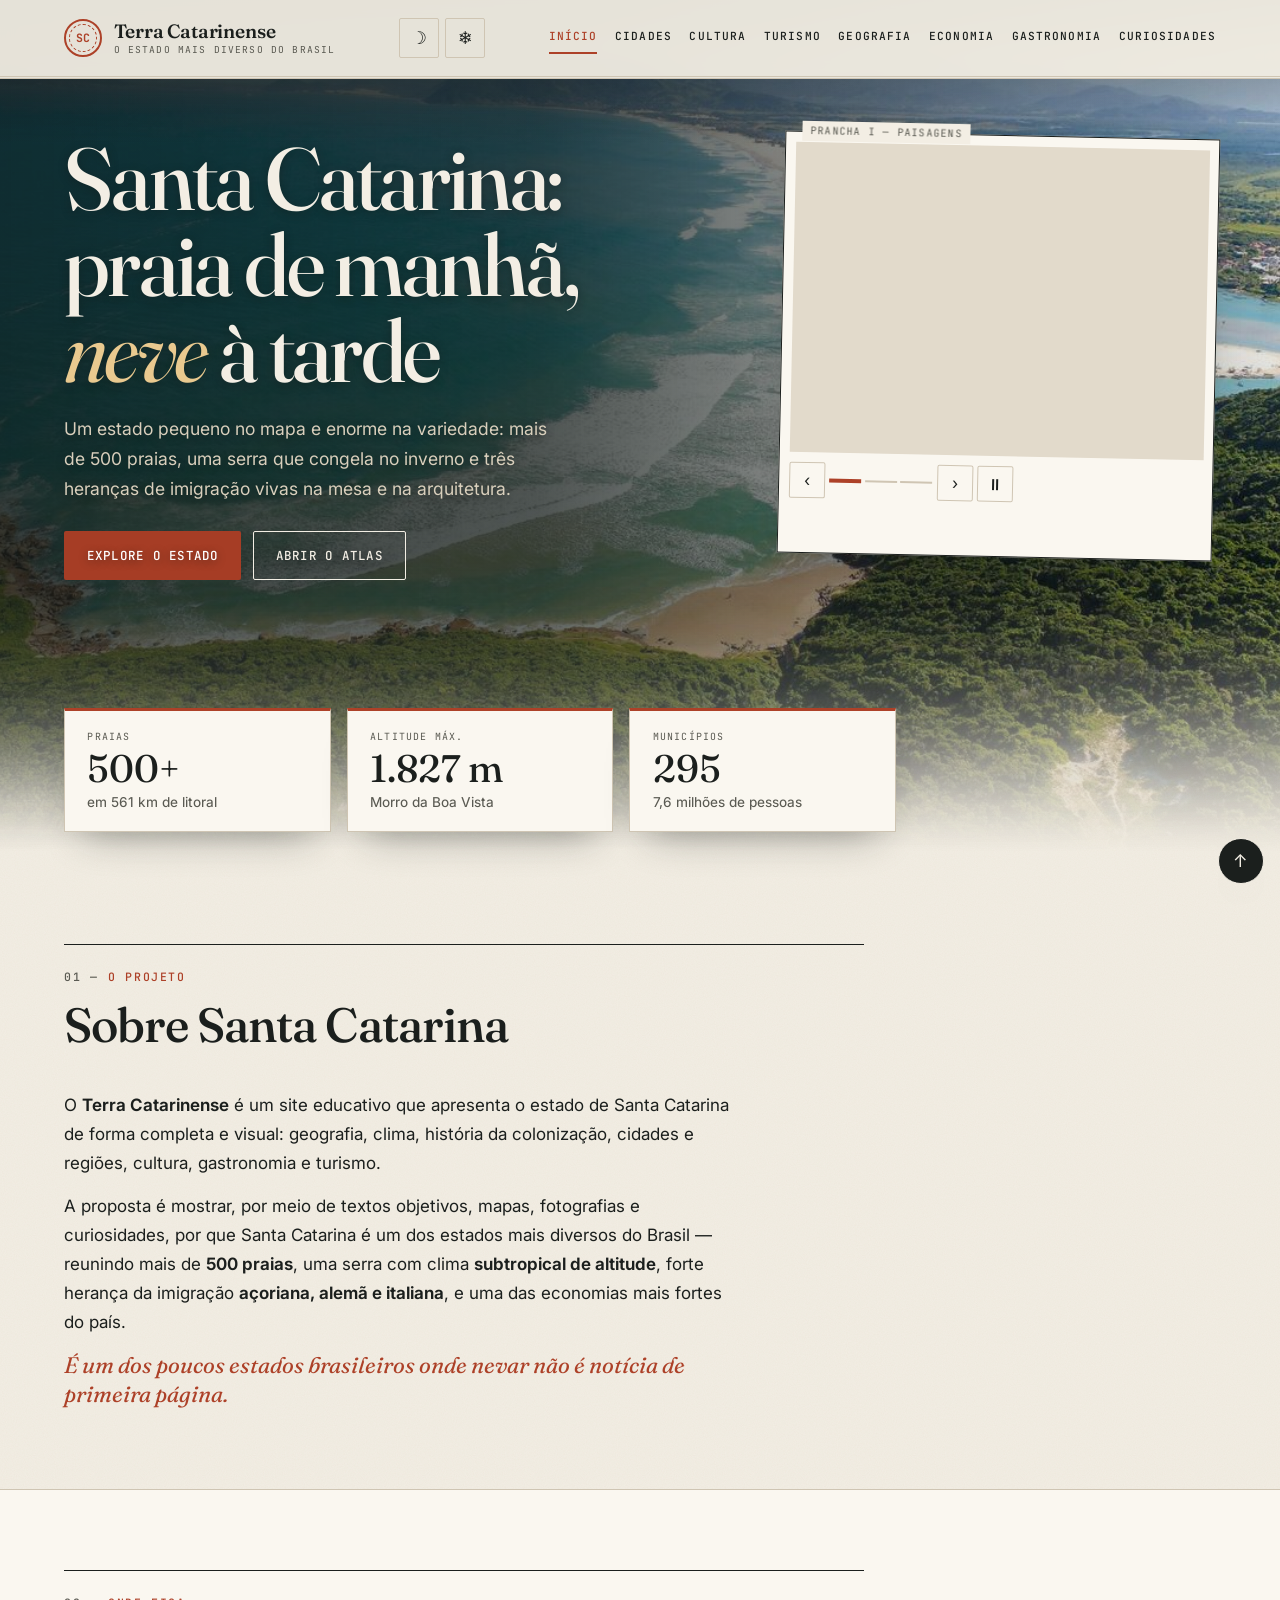
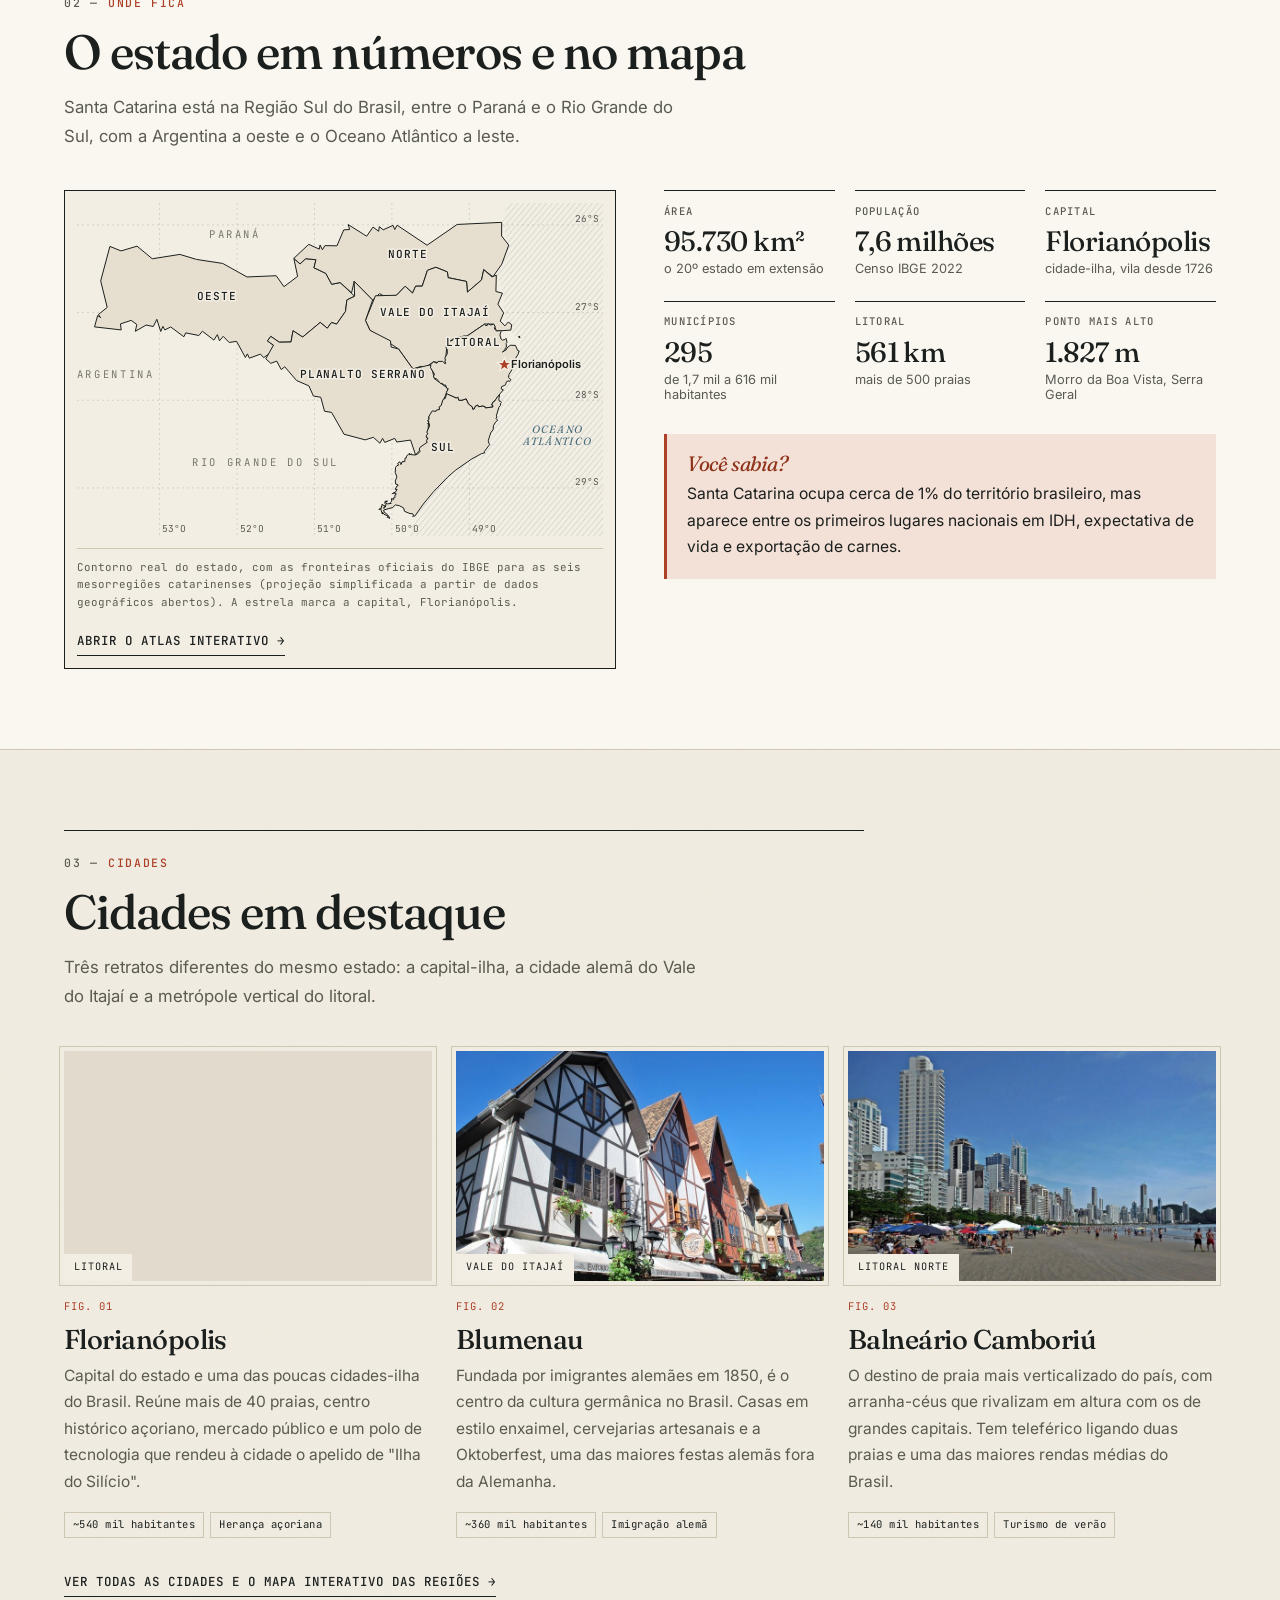
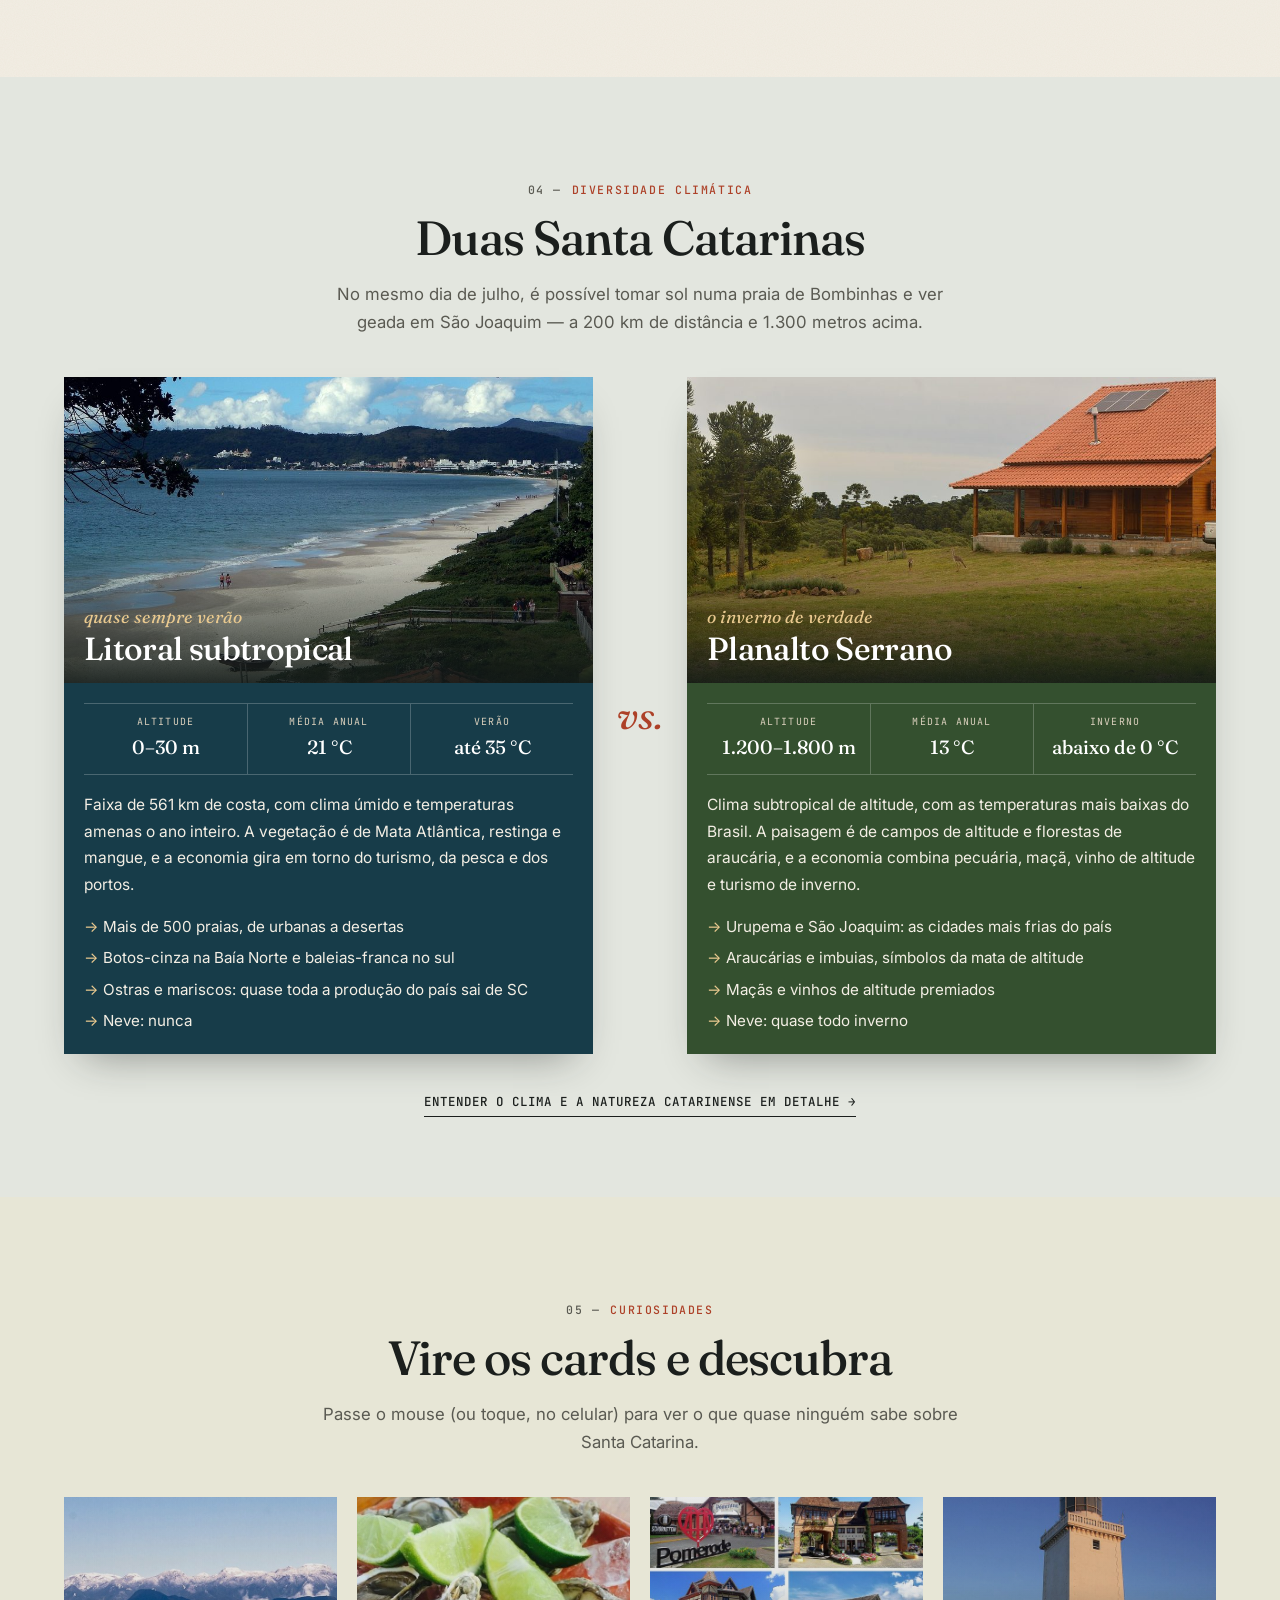
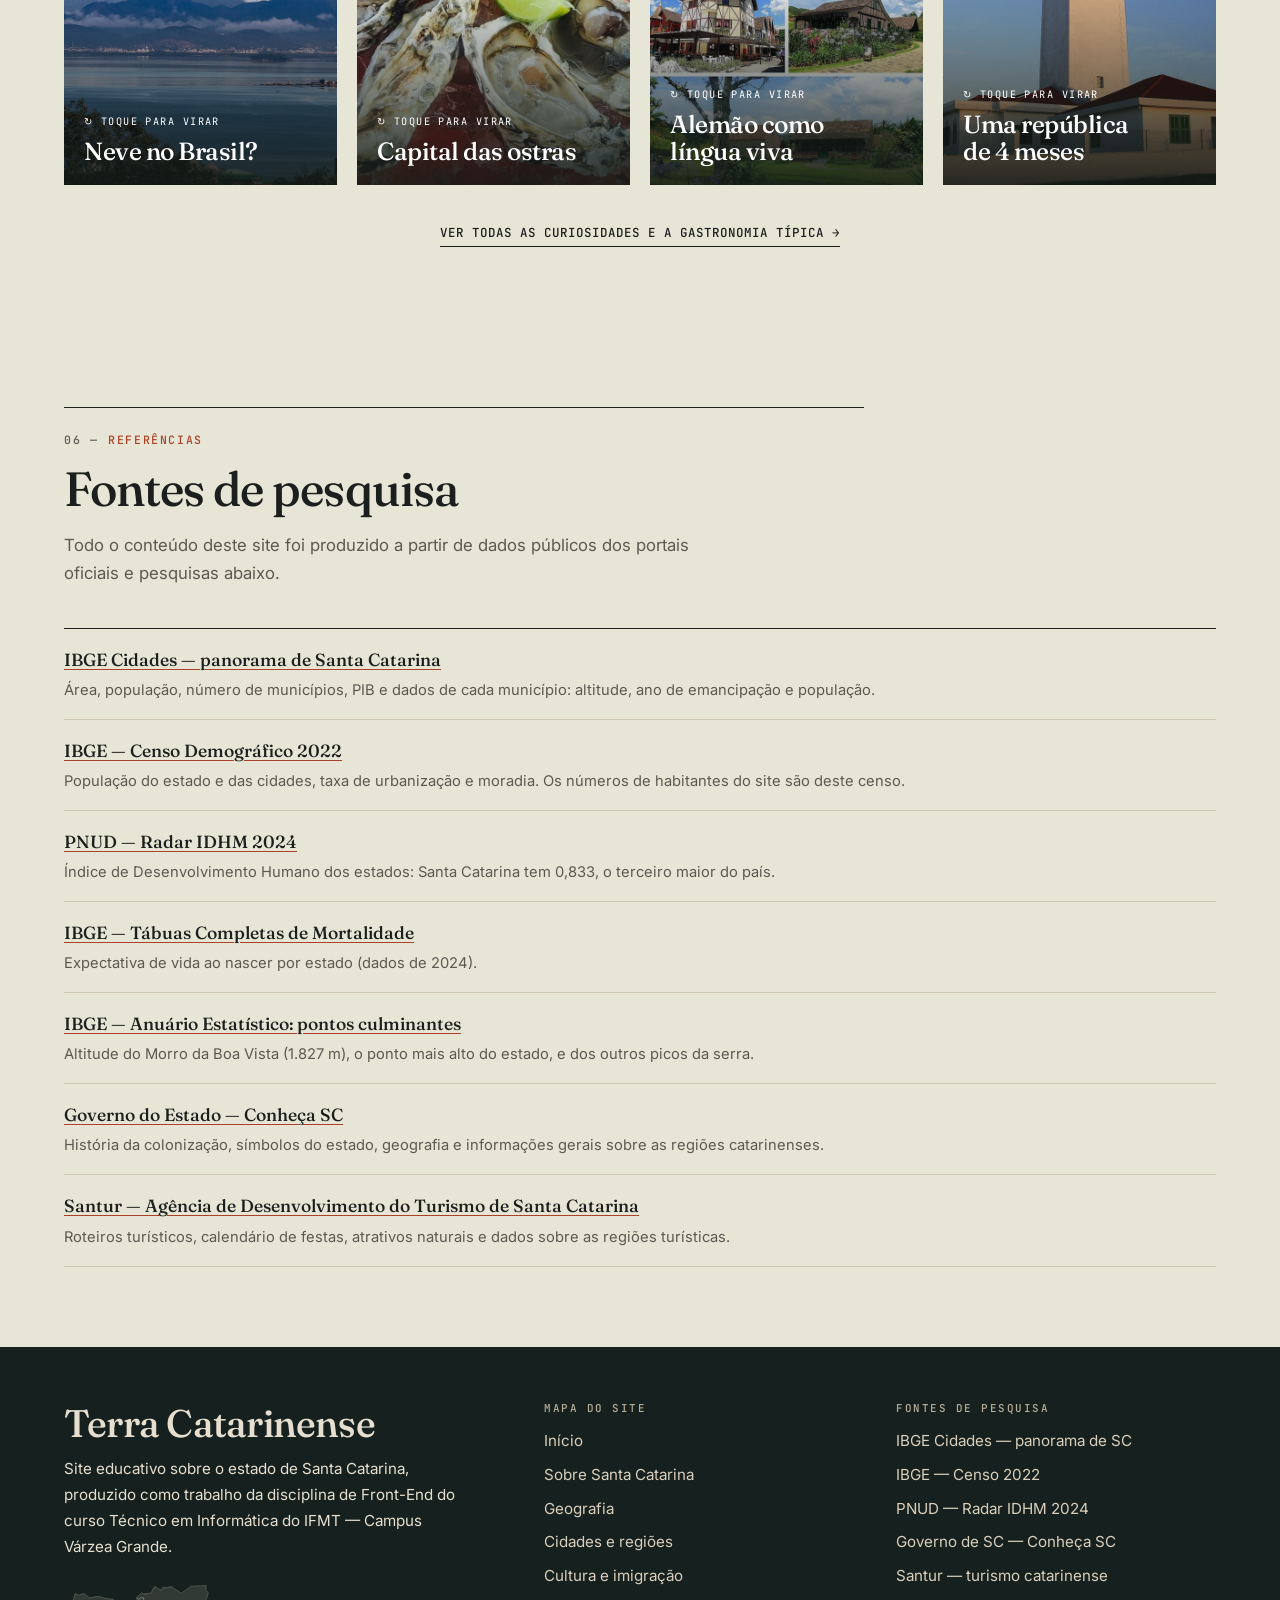
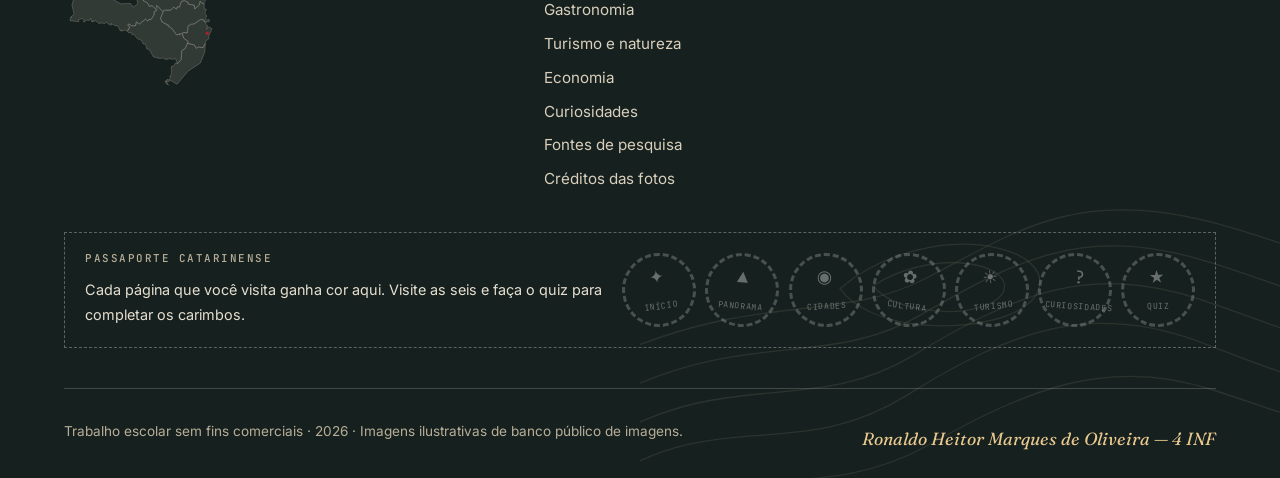
<file: index.html>
﻿<!DOCTYPE html>
<html lang="pt-BR">
<head>
  <meta charset="UTF-8">
  <meta name="viewport" content="width=device-width, initial-scale=1">
  <title>Terra Catarinense — Conheça Santa Catarina</title>
  <meta name="description" content="Site educativo sobre Santa Catarina: geografia, clima, colonização, cidades, cultura, gastronomia, turismo e economia do estado.">
  <!-- Prévia do link (WhatsApp, redes sociais). Precisa de endereço absoluto:
       aponta para o GitHub Pages do projeto. -->
  <meta property="og:type" content="website">
  <meta property="og:locale" content="pt_BR">
  <meta property="og:site_name" content="Terra Catarinense">
  <meta property="og:title" content="Terra Catarinense — Conheça Santa Catarina">
  <meta property="og:description" content="Site educativo sobre Santa Catarina: geografia, clima, colonização, cidades, cultura, gastronomia, turismo e economia do estado.">
  <meta property="og:url" content="https://krukki.github.io/terra-catarinense/">
  <meta property="og:image" content="https://krukki.github.io/terra-catarinense/assets/litoral/previa-link.jpg">
  <meta property="og:image:width" content="1200">
  <meta property="og:image:height" content="630">
  <meta property="og:image:alt" content="Vista aérea da Guarda do Embaú, no litoral de Santa Catarina.">
  <meta name="twitter:card" content="summary_large_image">
  <meta name="author" content="Ronaldo Heitor Marques de Oliveira — 4 INF — IFMT Campus Várzea Grande">

  <link rel="preconnect" href="https://fonts.googleapis.com">
  <link rel="preconnect" href="https://fonts.gstatic.com" crossorigin>
  <link href="https://fonts.googleapis.com/css2?family=Fraunces:ital,opsz,wght@0,9..144,400..700;1,9..144,400..600&family=Inter:wght@400;500;600;700&family=JetBrains+Mono:wght@400;500;700&display=swap" rel="stylesheet">

  <link rel="icon" type="image/svg+xml" href="assets/favicon.svg?v=2">
  <meta name="theme-color" content="#F3EEE4" media="(prefers-color-scheme: light)">
  <meta name="theme-color" content="#0F1614" media="(prefers-color-scheme: dark)">

  <link rel="stylesheet" href="css/style.css">
  <link rel="stylesheet" href="css/estados.css">

</head>
<body id="topo">

  <a class="pular-conteudo" href="#conteudo">Pular para o conteúdo principal</a>

  <header class="cabecalho cabecalho--transparente">
    <div class="container cabecalho__interno">
      <a class="logo" href="index.html">
        <span class="logo__marca" aria-hidden="true">SC</span>
        <span class="logo__texto">
          Terra Catarinense
          <small>o estado mais diverso do Brasil</small>
        </span>
      </a>

      <div class="cabecalho__botoes">
        <label class="tema-botao" title="Alternar entre tema claro e escuro">
          <input class="tema-botao__caixa" type="checkbox" id="tema"
                 aria-label="Alternar entre tema claro e escuro">
          <span class="tema-botao__icone--claro" aria-hidden="true">&#9789;</span>
          <span class="tema-botao__icone--escuro" aria-hidden="true">&#9788;</span>
        </label>
        <label class="tema-botao neve-botao" title="Fazer nevar nesta página">
          <input class="tema-botao__caixa" type="checkbox" id="neve"
                 aria-label="Fazer nevar nesta página">
          <span aria-hidden="true">&#10052;</span>
        </label>
      </div>

      <button class="menu-botao" type="button" popovertarget="menu-principal">
        <span class="menu-botao__barras" aria-hidden="true"><span></span></span>
        <span class="menu-botao__rotulo menu-botao__rotulo--abrir">Menu</span>
        <span class="menu-botao__rotulo menu-botao__rotulo--fechar">Fechar</span>
      </button>

      <nav class="navegacao" id="menu-principal" popover aria-label="Navegação principal">
        <ul class="navegacao__lista">
          <li><a href="index.html" aria-current="page">Início</a></li>
          <li><a href="cidades.html">Cidades</a></li>
          <li><a href="cultura.html">Cultura</a></li>
          <li><a href="turismo.html">Turismo</a></li>
          <li><a href="panorama.html#geografia">Geografia</a></li>
          <li><a href="panorama.html#economia">Economia</a></li>
          <li><a href="panorama.html#gastronomia">Gastronomia</a></li>
          <li><a href="curiosidades.html">Curiosidades</a></li>
        </ul>
      </nav>
    </div>
  </header>
  
  <main id="conteudo">

    <section class="banner banner--foto" aria-roledescription="carrossel"
             aria-label="Paisagens de Santa Catarina">

      <!-- srcset: o navegador escolhe o menor arquivo que cobre a tela.
           No celular o banner é alto e a foto é cortada pelos lados
           (object-fit: cover), por isso ela ocupa ~150vw de largura. -->
      <img class="banner__fundo" src="assets/litoral/guarda-do-embau-banner-1920.jpg"
           srcset="assets/litoral/guarda-do-embau-banner-800.jpg 800w,
                   assets/litoral/guarda-do-embau-banner-1280.jpg 1280w,
                   assets/litoral/guarda-do-embau-banner-1920.jpg 1920w,
                   assets/litoral/guarda-do-embau-banner.jpg 2560w"
           sizes="(max-width: 47.99rem) 150vw, 100vw"
           alt="Vista aérea da Guarda do Embaú: mar verde-azulado, faixa longa de areia, morros e a serra ao fundo."
           width="2560" height="1440" decoding="async" fetchpriority="high">

      <div class="container banner__grade">
        <div class="banner__conteudo">
          <h1>Santa Catarina: praia de manhã, <em>neve</em> à tarde</h1>
          <p class="banner__texto">
            Um estado pequeno no mapa e enorme na variedade: mais de 500 praias,
            uma serra que congela no inverno e três heranças de imigração vivas na
            mesa e na arquitetura.
          </p>

          <p class="banner__acoes">
            <a class="botao botao--destaque" href="#sobre">Explore o Estado</a>
            <a class="botao botao--contorno" href="cidades.html#mapa">Abrir o atlas</a>
          </p>

        </div>

        <figure class="banner__prancha">
          <span class="banner__marca" aria-hidden="true">Prancha I — Paisagens</span>

          <input class="banner__estado" type="radio" name="banner" id="banner-auto" checked
                 aria-label="Rotação automática das fotos">
          <input class="banner__estado" type="radio" name="banner" id="banner-1" aria-label="Foto 1: litoral">
          <input class="banner__estado" type="radio" name="banner" id="banner-2" aria-label="Foto 2: serra do Rio do Rastro">
          <input class="banner__estado" type="radio" name="banner" id="banner-3" aria-label="Foto 3: araucárias">
          <input class="banner__estado" type="checkbox" id="banner-pausa" aria-label="Pausar rotação automática das fotos">

          <div class="banner__slides">
            <div class="banner__slide">
              <img src="assets/litoral/litoral-praia.jpg"
                   alt="Praia Central de Balneário Camboriú, com banhistas no mar e a fileira de arranha-céus da Barra Norte ao fundo."
                   width="1600" height="900" decoding="async">
            </div>
            <div class="banner__slide">
              <img src="assets/serra/serra-estrada.jpg"
                   alt="Vale verde da Serra do Rio do Rastro, com a estrada serpenteando pela encosta."
                   width="1600" height="900" loading="lazy" decoding="async">
            </div>
            <div class="banner__slide">
              <img src="assets/serra/araucarias-campo.jpg"
                   alt="Encosta com mata de araucárias e campo nativo no planalto catarinense, em Campos Novos."
                   width="1600" height="900" loading="lazy" decoding="async">
            </div>
          </div>

          <figcaption class="banner__rodape">
            <div class="banner__controles" aria-hidden="true">
              <label class="banner__seta banner__seta--para-3" for="banner-3" title="Foto anterior">&#8249;</label>
              <label class="banner__seta banner__seta--para-1" for="banner-1" title="Foto anterior">&#8249;</label>
              <label class="banner__seta banner__seta--para-2" for="banner-2" title="Foto anterior">&#8249;</label>

              <div class="banner__pontos">
                <label class="banner__ponto" for="banner-1" title="Foto 1: litoral"></label>
                <label class="banner__ponto" for="banner-2" title="Foto 2: serra do Rio do Rastro"></label>
                <label class="banner__ponto" for="banner-3" title="Foto 3: araucárias"></label>
              </div>

              <label class="banner__seta banner__seta--prox-2" for="banner-2" title="Próxima foto">&#8250;</label>
              <label class="banner__seta banner__seta--prox-3" for="banner-3" title="Próxima foto">&#8250;</label>
              <label class="banner__seta banner__seta--prox-1" for="banner-1" title="Próxima foto">&#8250;</label>

              <label class="banner__pausa banner__pausa--pausar" for="banner-pausa" title="Pausar a rotação">&#9208;</label>
              <label class="banner__pausa banner__pausa--seguir" for="banner-pausa" title="Retomar a rotação">&#9654;</label>
              <label class="banner__pausa banner__pausa--auto" for="banner-auto" title="Voltar à rotação automática">&#9654;</label>
            </div>

            <p class="banner__legenda">
              <span class="banner__legenda-item">Foto 1 de 3 — Praia Central, Balneário Camboriú (litoral)</span>
              <span class="banner__legenda-item">Foto 2 de 3 — Serra do Rio do Rastro, Bom Jardim da Serra (serra)</span>
              <span class="banner__legenda-item">Foto 3 de 3 — Araucárias e campos nativos, Campos Novos (planalto)</span>
            </p>
          </figcaption>
        </figure>
      </div>
    </section>

    <!-- Números do estado em cartões que ficam sobre a emenda entre a foto
         do banner (que se dissolve no fundo) e a primeira seção -->
    <div class="numeros-faixa">
      <div class="container">
        <dl class="numeros-faixa__lista">
          <div class="numeros-faixa__cartao">
            <dt>Praias</dt>
            <dd>500+</dd>
            <dd class="numeros-faixa__nota">em 561 km de litoral</dd>
          </div>
          <div class="numeros-faixa__cartao">
            <dt>Altitude máx.</dt>
            <dd>1.827 m</dd>
            <dd class="numeros-faixa__nota">Morro da Boa Vista</dd>
          </div>
          <div class="numeros-faixa__cartao">
            <dt>Municípios</dt>
            <dd>295</dd>
            <dd class="numeros-faixa__nota">7,6 milhões de pessoas</dd>
          </div>
        </dl>
      </div>
    </div>

    <section class="secao" id="sobre">
      <div class="container">
        <div class="secao__cabecalho revelar">
          <span class="etiqueta">O projeto</span>
          <h2>Sobre Santa Catarina</h2>
        </div>

        <div class="texto-medida revelar">
          <p>
            O <strong>Terra Catarinense</strong> é um site educativo que apresenta o
            estado de Santa Catarina de forma completa e visual: geografia, clima,
            história da colonização, cidades e regiões, cultura, gastronomia e turismo.
          </p>
          <p>
            A proposta é mostrar, por meio de textos objetivos, mapas, fotografias e
            curiosidades, por que Santa Catarina é um dos estados mais diversos do
            Brasil — reunindo mais de <strong>500 praias</strong>, uma serra com clima
            <strong>subtropical de altitude</strong>, forte herança da imigração
            <strong>açoriana, alemã e italiana</strong>, e uma das economias mais
            fortes do país.
          </p>
          <p class="selo">É um dos poucos estados brasileiros onde nevar não é notícia de primeira página.</p>
        </div>
      </div>
    </section>

    <section class="secao secao--clara" id="caracteristicas">
      <div class="container">
        <div class="secao__cabecalho revelar">
          <span class="etiqueta">Onde fica</span>
          <h2>O estado em números e no mapa</h2>
          <p class="subtitulo-secao">
            Santa Catarina está na Região Sul do Brasil, entre o Paraná e o Rio
            Grande do Sul, com a Argentina a oeste e o Oceano Atlântico a leste.
          </p>
        </div>

        <div class="duas-colunas">

          <figure class="mapa-quadro revelar">
            <svg class="mapa-svg" viewBox="0 0 600 380" role="img"
                 aria-labelledby="titulo-mapa-home desc-mapa-home">
              <title id="titulo-mapa-home">Mapa de Santa Catarina</title>
              <desc id="desc-mapa-home">
                Contorno real do estado, com as fronteiras oficiais do IBGE para
                as seis mesorregiões: Oeste Catarinense, Norte Catarinense, Vale
                do Itajaí, Serrana, Grande Florianópolis (Litoral) e Sul
                Catarinense. A estrela marca a capital, Florianópolis.
              </desc>

              <defs>
                <pattern id="hachura-mar" width="5" height="5" patternUnits="userSpaceOnUse" patternTransform="rotate(40)">
                  <line class="hachura-linha" x1="0" y1="0" x2="0" y2="5"></line>
                </pattern>
              </defs>
              <path class="mapa-oceano" d="M492,0L600,0L600,380L378,380L386,357L406,329L432,305L462,286L471,262L479,240L486,213L499,184L506,160L495,146L488,128L486,102L479,82L492,48L485,22L492,0Z"></path>
              <g class="mapa-graticula" aria-hidden="true">
                <line x1="0" y1="25.0" x2="600" y2="25.0"></line>
                <text class="mapa-coord" x="596" y="22.0" text-anchor="end">26°S</text>
                <line x1="0" y1="125.0" x2="600" y2="125.0"></line>
                <text class="mapa-coord" x="596" y="122.0" text-anchor="end">27°S</text>
                <line x1="0" y1="225.0" x2="600" y2="225.0"></line>
                <text class="mapa-coord" x="596" y="222.0" text-anchor="end">28°S</text>
                <line x1="0" y1="325.0" x2="600" y2="325.0"></line>
                <text class="mapa-coord" x="596" y="322.0" text-anchor="end">29°S</text>
                <line x1="94.2" y1="0" x2="94.2" y2="380"></line>
                <text class="mapa-coord" x="97.2" y="375">53°O</text>
                <line x1="182.6" y1="0" x2="182.6" y2="380"></line>
                <text class="mapa-coord" x="185.6" y="375">52°O</text>
                <line x1="270.9" y1="0" x2="270.9" y2="380"></line>
                <text class="mapa-coord" x="273.9" y="375">51°O</text>
                <line x1="359.2" y1="0" x2="359.2" y2="380"></line>
                <text class="mapa-coord" x="362.2" y="375">50°O</text>
                <line x1="447.6" y1="0" x2="447.6" y2="380"></line>
                <text class="mapa-coord" x="450.6" y="375">49°O</text>
              </g>
              <g class="mapa-vizinhos" aria-hidden="true">
                <text x="180" y="40" text-anchor="middle">Paraná</text>
                <text x="215" y="300" text-anchor="middle">Rio Grande do Sul</text>
                <text x="44" y="200" text-anchor="middle">Argentina</text>
                <text class="mapa-vizinhos__mar" x="548" y="262" text-anchor="middle">Oceano</text>
                <text class="mapa-vizinhos__mar" x="548" y="276" text-anchor="middle">Atlântico</text>
              </g>

              <path class="regiao" d="M136.36,64.38L166.21,68.94L193.93,84.37L227.25,82.95L236.06,95.45L251.65,83.77L247.36,63.12L254.43,69.53L260.85,63.5L272.56,64.72L270.32,73.87L283.85,80.3L290.52,92.71L300.19,90.75L316.68,106.36L307.87,110.62L306.29,123.65L296.13,138.23L290.3,136.26L285.53,142.85L277.44,136.24L257.41,152.91L246.42,145.74L244.11,158.56L230.65,158.8L221.1,152.14L217.21,157.35L224.13,162.16L221.59,170.47L212.87,176.39L209.33,172.36L196.59,177L194.39,172.11L192.05,176.16L182,157.81L173.57,159.11L166.76,152.11L162.49,157.19L160.17,150.08L156.16,156.35L143.04,146.26L139.04,151.16L124.01,148.15L121.93,152.58L106.88,141.41L100.22,144.83L97.96,140.77L95.51,146.59L91.08,132.68L87.02,140.88L78.85,139.25L66.58,146.32L68.17,138.53L61.79,133.88L49.55,137.92L50.44,144.79L20,141.31L23.54,128.4L26.87,130.68L24.47,127.21L34.43,119.07L27.02,88.86L37.52,49.5L50.23,54.68L68.52,49.23L85.86,63.63L117.36,58.64L136.36,64.38Z"></path>
              <text class="mapa-rotulo" x="159.66" y="110.13" text-anchor="middle">Oeste</text>

              <path class="regiao" d="M484.43,22.09L484.32,37.62L492.48,48.03L484.54,69.77L474.52,84.13L463.95,76L461.46,87.81L445.35,101.67L444.37,89.5L423.27,85.17L422.55,78.66L409.3,73.29L399.72,76.82L393.81,94.83L386.26,94.88L382.73,102.77L374.4,94.95L364.41,105.24L353.46,107.76L344.98,103.42L337.25,110.75L316.2,89.32L313.19,102.45L300.19,90.75L290.52,92.71L283.85,80.3L270.32,73.87L272.56,64.72L260.85,63.5L254.43,69.53L247.36,63.12L264.33,47.17L276.4,52.65L277.29,47.87L279.92,53.33L282.81,48.63L296.54,48.84L304.27,30.67L310.97,30.26L309.39,24.61L330.39,37.91L337.65,27.46L344.12,32.29L344.83,26.93L349.24,30.58L360.49,25.55L362.47,30.24L365.13,25.3L399.31,48.16L433.66,24.47L484.43,22.09Z"></path>
              <text class="mapa-rotulo" x="377.33" y="62.19" text-anchor="middle">Norte</text>

              <path class="regiao" d="M478.32,82.32L477.83,101L485.33,102.8L480.12,115.43L486.7,125.31L482.78,134.6L488.06,140.17L491.97,135.81L495.88,138.76L494.87,144.98L478.56,146.09L475.29,138.17L465.13,138.01L445.1,151.66L430.42,153.84L422.17,160.43L419.96,183.37L406.54,181.06L393.75,190.35L392.93,186.21L383.13,189.28L366.72,166.45L334.22,145.27L329.02,133.95L340.45,105.82L364.41,105.24L374.4,94.95L382.73,102.77L386.26,94.88L393.81,94.83L399.72,76.82L409.3,73.29L422.55,78.66L423.27,85.17L444.37,89.5L445.35,101.67L461.46,87.81L463.95,76L473.23,84.32L478.32,82.32Z"></path>
              <text class="mapa-rotulo" x="408.36" y="128.36" text-anchor="middle">Vale do Itajaí</text>

              <path class="regiao" d="M337.25,110.75L329.02,133.95L334.22,145.27L357.59,157.29L358.4,164.4L366.72,166.45L383.13,189.28L403.52,184.5L407.87,200.54L423.54,211.82L413.51,235.63L401.5,243.24L399.56,272.89L386.21,287.37L380.52,270.43L364.7,272.65L362.5,268.5L351.01,273.11L348.61,268.51L345.5,274.01L338.04,267.3L328.72,270.2L304.62,263.78L290.39,238.86L282.37,237.54L278.05,221.63L269.64,220.17L264.53,208.64L250.38,202.43L236.96,186.8L233.01,190.02L227.81,180.35L221.07,182.89L215.33,177.72L224.13,162.16L217.21,157.35L221.1,152.14L230.65,158.8L244.11,158.56L246.42,145.74L257.41,152.91L277.44,136.24L285.53,142.85L290.3,136.26L296.13,138.23L306.29,123.65L307.87,110.62L316.68,106.36L316.2,89.32L337.25,110.75Z"></path>
              <text class="mapa-rotulo" x="326.07" y="199.12" text-anchor="middle">Planalto Serrano</text>

              <path class="regiao" d="M504.28,151.67L505.34,153.78L503.78,153.03L504.28,151.67ZM483.72,146.25L482.47,150.65L483.76,155.22L485.32,156.43L488.08,155.85L489.36,154.37L490.53,158.84L489.54,160.19L489.91,164.4L488.45,165.55L488.19,167.81L485.28,169.94L489.91,167.21L490.48,165.27L494.27,162.27L500.18,162.49L502.57,168.12L504.36,168.78L503.03,172.81L499.39,178.69L499.33,181.66L500.53,181.62L498.8,185.81L492.76,195.6L492.22,199.1L494.97,201.5L493.02,203.95L492.22,202.75L489.76,204.03L488.85,207.49L484.32,209.59L483.9,212.04L486.34,213.05L479.58,221.09L478.9,223.22L474.46,227.1L473.07,230.53L474.14,230.55L474.49,232.73L465.58,233.81L465.37,232.31L462.89,231.66L457.92,232.46L457.26,230.57L454.54,231.71L452.96,235.19L451.23,235.25L450.83,232.56L446.53,229.35L443.92,223.49L439.18,225.16L435.45,225.07L434.26,221.23L432.84,222.64L422.51,218.01L421.16,218.5L421.41,215.96L423.54,211.82L422.25,211.96L420.2,207.4L418.44,208.05L416.85,205.7L414.67,205.89L409.89,200.24L407.87,200.54L406.62,197.48L407.9,195.43L403.29,187.88L403.52,184.5L406.54,181.06L410.52,182.77L411.92,180.69L417.05,180.71L419.96,183.37L420.73,182.73L419.62,180.45L420.3,179.19L419.56,176.92L422.5,171.79L422.28,166.86L421.37,166.25L421.01,163.86L423.8,158.05L428.52,156.54L430.42,153.84L433.15,153.95L441.94,151.52L442.68,152.18L445.1,151.66L465.13,138.01L466.22,139.96L468.08,139.56L468.47,138.08L470.3,138L471.38,139.31L475.29,138.17L477.18,141.39L476.11,142.11L476.57,143.96L478.56,146.09L483.28,145.5L483.72,146.25Z"></path>
              <text class="mapa-rotulo" x="452" y="163" text-anchor="middle">Litoral</text>

              <path class="regiao" d="M482.11,218.96L481.17,223.6L481.6,226.05L483.11,226.12L484.13,227.48L483.22,228.37L483.15,230.76L481.14,233.19L478.35,242.9L478.94,244.01L478.02,245.8L479.93,247.89L477.56,249.69L475.02,254.2L474.77,258.28L471.88,262.32L469.19,270.96L469.51,273.62L470.87,275.28L464.75,283.45L464.99,285.12L461.67,285.79L450.51,291.83L432.08,304.63L422.77,312.73L406.82,329.19L395.12,343.34L385.38,357.05L382.79,357.4L383.76,356.33L382.91,354.44L379.76,354.24L373.49,351.66L372.58,347.83L367.63,345.29L363.21,344.38L360.22,347.32L349.82,350.23L350.23,352.42L354.23,355.58L356.82,359.27L356.28,360L355.4,358.4L353.89,358.75L354.73,357.22L349.94,354.89L348.6,352.67L348.33,354.88L346.49,349.31L344.24,349.44L347.42,348.33L346.78,346.49L347.97,346L347.7,343.87L351.65,345.77L349.9,347.02L349.92,348.37L351.72,346.92L352.4,344.34L351.21,342.55L351.33,340.39L354.31,340.02L351.88,340.95L353.42,343.29L358.37,342.68L357.37,341.68L359.11,340.17L358.72,337.17L361.3,338.16L360.6,336.58L362.66,336.09L362.73,332.91L363.8,332.98L363.69,330.82L359.76,331.43L363.37,329.57L365.16,326.72L362.93,326.66L365.01,322.71L366.31,322.43L365.79,321.07L363.69,320.78L363.01,317.04L364.91,312.45L363.04,307.32L363.34,301.7L364.83,299.68L366.85,299.04L365.7,297.05L368.24,295.24L369.03,297.09L370.32,296.21L369.49,298.41L371.27,294.77L373.87,295.11L374.21,291.06L375.46,291.05L375.94,288.76L379.18,285.46L379.44,287.4L381.45,286.03L381.45,287.21L386.21,287.37L388.56,286.37L391.28,283.38L390.42,280.59L391.33,278.69L399.56,272.89L398.64,271.17L400.41,267.99L398.83,267.92L398.24,265.81L400.34,262.78L398.85,261.77L402.2,254.27L401.74,251.28L399.94,251.7L401.35,249.88L401.2,248.66L399.72,248.42L401.52,247.08L401.5,243.24L405.23,237.2L409.43,237.69L409.82,236.2L413.51,235.63L413.12,232.53L415.44,231.06L417.51,224.05L420.36,222.69L421.16,218.5L422.51,218.01L432.84,222.64L434.26,221.23L435.45,225.07L439.18,225.16L443.92,223.49L446.53,229.35L450.83,232.56L451.23,235.25L452.96,235.19L454.54,231.71L457.26,230.57L457.92,232.46L462.89,231.66L465.37,232.31L465.58,233.81L474.49,232.73L474.14,230.55L473.07,230.53L474.46,227.1L476.24,226.31L479.58,221.09L482.11,218.96Z"></path>
              <text class="mapa-rotulo" x="417.74" y="282.73" text-anchor="middle">Sul</text>

              <g class="pino pino--capital pino--ativo" transform="translate(487.5 184.5)"><g class="pino__corpo"><path class="pino__marca" d="M0,-5.6L1.5,-1.8L5.4,-1.7L2.3,0.8L3.4,4.6L0,2.4L-3.4,4.6L-2.3,0.8L-5.4,-1.7L-1.5,-1.8Z"></path><text class="pino__nome" x="6" y="3.5">Florianópolis</text></g></g>
            </svg>

            <figcaption>
              Contorno real do estado, com as fronteiras oficiais do IBGE para
              as seis mesorregiões catarinenses (projeção simplificada a partir
              de dados geográficos abertos). A estrela marca a capital,
              Florianópolis.
            </figcaption>

            <p class="mapa-quadro__link">
              <a class="link-seta" href="cidades.html#mapa">Abrir o atlas interativo</a>
            </p>
          </figure>

          <div class="revelar">
            <dl class="cards-dados">
              <div class="card-dado">
                <dt>Área</dt>
                <dd>95.730 km² <small>o 20º estado em extensão</small></dd>
              </div>
              <div class="card-dado">
                <dt>População</dt>
                <dd>7,6 milhões <small>Censo IBGE 2022</small></dd>
              </div>
              <div class="card-dado">
                <dt>Capital</dt>
                <dd>Florianópolis <small>cidade-ilha, vila desde 1726</small></dd>
              </div>
              <div class="card-dado">
                <dt>Municípios</dt>
                <dd>295 <small>de 1,7 mil a 616 mil habitantes</small></dd>
              </div>
              <div class="card-dado">
                <dt>Litoral</dt>
                <dd>561 km <small>mais de 500 praias</small></dd>
              </div>
              <div class="card-dado">
                <dt>Ponto mais alto</dt>
                <dd>1.827 m <small>Morro da Boa Vista, Serra Geral</small></dd>
              </div>
            </dl>

            <aside class="voce-sabia" role="note">
              <h3>Você sabia?</h3>
              <p>
                Santa Catarina ocupa cerca de 1% do território brasileiro, mas
                aparece entre os primeiros lugares nacionais em IDH, expectativa
                de vida e exportação de carnes.
              </p>
            </aside>
          </div>
        </div>
      </div>
    </section>

    <section class="secao" id="cidades-destaque">
      <div class="container">
        <div class="secao__cabecalho revelar">
          <span class="etiqueta">Cidades</span>
          <h2>Cidades em destaque</h2>
          <p class="subtitulo-secao">
            Três retratos diferentes do mesmo estado: a capital-ilha, a cidade
            alemã do Vale do Itajaí e a metrópole vertical do litoral.
          </p>
        </div>

        <div class="grade-cards">

          <article class="card-cidade revelar">
            <div class="card-cidade__foto">
              <img src="assets/cidades/florianopoliscima.jpg"
                   alt="Vista aérea da orla da Beira-Mar Norte, em Florianópolis, com prédios altos entre a avenida e a baía."
                   width="800" height="500" loading="lazy" decoding="async">
              <span class="card-cidade__regiao">Litoral</span>
            </div>
            <div class="card-cidade__corpo">
              <h3>Florianópolis</h3>
              <p>
                Capital do estado e uma das poucas cidades-ilha do Brasil. Reúne
                mais de 40 praias, centro histórico açoriano, mercado público e um
                polo de tecnologia que rendeu à cidade o apelido de "Ilha do Silício".
              </p>
              <ul class="card-cidade__dados">
                <li class="etiqueta-dado">~540 mil habitantes</li>
                <li class="etiqueta-dado">Herança açoriana</li>
              </ul>
            </div>
          </article>

          <article class="card-cidade revelar">
            <div class="card-cidade__foto">
              <img src="assets/cidades/blumenau-enxaimel2.jpg"
                   alt="Casas em estilo enxaimel do Parque Vila Germânica, em Blumenau, com vigas de madeira escura aparentes."
                   width="800" height="500" loading="lazy" decoding="async">
              <span class="card-cidade__regiao">Vale do Itajaí</span>
            </div>
            <div class="card-cidade__corpo">
              <h3>Blumenau</h3>
              <p>
                Fundada por imigrantes alemães em 1850, é o centro da cultura
                germânica no Brasil. Casas em estilo enxaimel, cervejarias
                artesanais e a Oktoberfest, uma das maiores festas alemãs fora
                da Alemanha.
              </p>
              <ul class="card-cidade__dados">
                <li class="etiqueta-dado">~360 mil habitantes</li>
                <li class="etiqueta-dado">Imigração alemã</li>
              </ul>
            </div>
          </article>

          <article class="card-cidade revelar">
            <div class="card-cidade__foto">
              <img src="assets/cidades/balneario-camboriu-praia.jpg"
                   alt="Praia com faixa de areia estreita e fileira de edifícios altos ao fundo, em Balneário Camboriú."
                   width="800" height="500" loading="lazy" decoding="async">
              <span class="card-cidade__regiao">Litoral Norte</span>
            </div>
            <div class="card-cidade__corpo">
              <h3>Balneário Camboriú</h3>
              <p>
                O destino de praia mais verticalizado do país, com arranha-céus
                que rivalizam em altura com os de grandes capitais. Tem
                teleférico ligando duas praias e uma das maiores rendas médias
                do Brasil.
              </p>
              <ul class="card-cidade__dados">
                <li class="etiqueta-dado">~140 mil habitantes</li>
                <li class="etiqueta-dado">Turismo de verão</li>
              </ul>
            </div>
          </article>
        </div>

        <p class="esp-topo-4 revelar" >
          <a class="link-seta" href="cidades.html">
            Ver todas as cidades e o mapa interativo das regiões
          </a>
        </p>
      </div>
    </section>

    <section class="secao secao--principal" id="duas-santa-catarinas">
      <div class="container">
        <div class="secao__cabecalho centralizado revelar">
          <span class="etiqueta">Diversidade climática</span>
          <h2>Duas Santa Catarinas</h2>
          <p class="subtitulo-secao">
            No mesmo dia de julho, é possível tomar sol numa praia de Bombinhas e
            ver geada em São Joaquim — a 200 km de distância e 1.300 metros acima.
          </p>
        </div>

        <div class="comparativo">

          <article class="comparativo__lado comparativo__lado--litoral revelar">
            <div class="comparativo__foto">
              <img src="assets/litoral/praia-verao.jpg"
                   alt="Praia de Jurerê, em Florianópolis, vista do alto: areia clara, mar azul e morros ao fundo."
                   width="900" height="520" loading="lazy" decoding="async">
              <div class="comparativo__titulo">
                <span>quase sempre verão</span>
                <h3>Litoral subtropical</h3>
              </div>
            </div>

            <div class="comparativo__corpo">
              <dl class="comparativo__indices">
                <div>
                  <dt>Altitude</dt>
                  <dd>0–30 m</dd>
                </div>
                <div>
                  <dt>Média anual</dt>
                  <dd>21 °C</dd>
                </div>
                <div>
                  <dt>Verão</dt>
                  <dd>até 35 °C</dd>
                </div>
              </dl>

              <p>
                Faixa de 561 km de costa, com clima úmido e temperaturas amenas o
                ano inteiro. A vegetação é de Mata Atlântica, restinga e mangue, e
                a economia gira em torno do turismo, da pesca e dos portos.
              </p>

              <ul class="comparativo__lista">
                <li>Mais de 500 praias, de urbanas a desertas</li>
                <li>Botos-cinza na Baía Norte e baleias-franca no sul</li>
                <li>Ostras e mariscos: quase toda a produção do país sai de SC</li>
                <li>Neve: nunca</li>
              </ul>
            </div>
          </article>

          <p class="comparativo__divisor" aria-hidden="true">vs.</p>

          <article class="comparativo__lado comparativo__lado--serra revelar">
            <div class="comparativo__foto">
              <img src="assets/serra/serra-geada.jpg"
                   alt="Casa de madeira num campo de altitude cercado por araucárias, numa reserva natural da serra."
                   width="900" height="520" loading="lazy" decoding="async">
              <div class="comparativo__titulo">
                <span>o inverno de verdade</span>
                <h3>Planalto Serrano</h3>
              </div>
            </div>

            <div class="comparativo__corpo">
              <dl class="comparativo__indices">
                <div>
                  <dt>Altitude</dt>
                  <dd>1.200–1.800 m</dd>
                </div>
                <div>
                  <dt>Média anual</dt>
                  <dd>13 °C</dd>
                </div>
                <div>
                  <dt>Inverno</dt>
                  <dd>abaixo de 0 °C</dd>
                </div>
              </dl>

              <p>
                Clima subtropical de altitude, com as temperaturas mais baixas do
                Brasil. A paisagem é de campos de altitude e florestas de
                araucária, e a economia combina pecuária, maçã, vinho de altitude
                e turismo de inverno.
              </p>

              <ul class="comparativo__lista">
                <li>Urupema e São Joaquim: as cidades mais frias do país</li>
                <li>Araucárias e imbuias, símbolos da mata de altitude</li>
                <li>Maçãs e vinhos de altitude premiados</li>
                <li>Neve: quase todo inverno</li>
              </ul>
            </div>
          </article>
        </div>


        <p class="esp-topo-5 centralizado revelar" >
          <a class="link-seta" href="turismo.html#clima">
            Entender o clima e a natureza catarinense em detalhe
          </a>
        </p>
      </div>
    </section>

    <section class="secao secao--verde" id="curiosidades-previa">
      <div class="container">
        <div class="secao__cabecalho centralizado revelar">
          <span class="etiqueta">Curiosidades</span>
          <h2>Vire os cards e descubra</h2>
          <p class="subtitulo-secao">
            Passe o mouse (ou toque, no celular) para ver o que quase ninguém sabe
            sobre Santa Catarina.
          </p>
        </div>

        <div class="grade-flip">

          <div class="flip-card revelar">
            <div class="flip-card__interno">
              <div class="flip-card__face flip-card__frente">
                <img src="assets/serra/neve-serra.jpg"
                     alt="Morros com o topo coberto de neve vistos do outro lado da baía, a partir de Florianópolis."
                     width="600" height="700" loading="lazy" decoding="async">
                <span class="flip-card__dica">toque para virar</span>
                <h3 class="flip-card__titulo"><label class="flip-card__gatilho"><input class="estado flip-card__estado" type="checkbox" aria-controls="vs-home-1">Neve no Brasil?</label></h3>
              </div>
              <div class="flip-card__face flip-card__verso" id="vs-home-1">
                <p class="flip-card__rotulo">Você sabia?</p>
                <p>
                  Santa Catarina é o estado brasileiro onde <strong>mais neva</strong>.
                  Em São Joaquim, Urupema e Bom Jardim da Serra, a neve aparece em
                  quase todos os invernos.
                </p>
              </div>
            </div>
          </div>

          <div class="flip-card revelar">
            <div class="flip-card__interno">
              <div class="flip-card__face flip-card__frente">
                <img src="assets/gastronomia/ostras-prato.jpg"
                     alt="Ostras frescas abertas sobre gelo, com fatias de limão, num prato típico de Florianópolis."
                     width="600" height="700" loading="lazy" decoding="async">
                <span class="flip-card__dica">toque para virar</span>
                <h3 class="flip-card__titulo"><label class="flip-card__gatilho"><input class="estado flip-card__estado" type="checkbox" aria-controls="vs-home-2">Capital das ostras</label></h3>
              </div>
              <div class="flip-card__face flip-card__verso" id="vs-home-2">
                <p class="flip-card__rotulo">Você sabia?</p>
                <p>
                  A maior parte das <strong>ostras cultivadas no Brasil</strong> sai
                  das baías de Florianópolis. A cidade tem até uma festa dedicada ao
                  molusco, a Fenaostra.
                </p>
              </div>
            </div>
          </div>

          <div class="flip-card revelar">
            <div class="flip-card__interno">
              <div class="flip-card__face flip-card__frente">
                <img src="assets/cidades/pomerode-jardim.jpg"
                     alt="Montagem com fotos de Pomerode: o letreiro da cidade e casas em estilo enxaimel e alemão."
                     width="600" height="700" loading="lazy" decoding="async">
                <span class="flip-card__dica">toque para virar</span>
                <h3 class="flip-card__titulo"><label class="flip-card__gatilho"><input class="estado flip-card__estado" type="checkbox" aria-controls="vs-home-3">Alemão como língua viva</label></h3>
              </div>
              <div class="flip-card__face flip-card__verso" id="vs-home-3">
                <p class="flip-card__rotulo">Você sabia?</p>
                <p>
                  Em <strong>Pomerode</strong>, o dialeto pomerano ainda é falado em
                  casa e no comércio — e é reconhecido como língua cooficial do
                  município.
                </p>
              </div>
            </div>
          </div>

          <div class="flip-card revelar">
            <div class="flip-card__interno">
              <div class="flip-card__face flip-card__frente">
                <img src="assets/cidades/laguna-farol.jpg"
                     alt="Farol de Santa Marta, em Laguna: torre branca sobre construções de telhado vermelho, sob céu azul."
                     width="600" height="700" loading="lazy" decoding="async">
                <span class="flip-card__dica">toque para virar</span>
                <h3 class="flip-card__titulo"><label class="flip-card__gatilho"><input class="estado flip-card__estado" type="checkbox" aria-controls="vs-home-4">Uma república de 4 meses</label></h3>
              </div>
              <div class="flip-card__face flip-card__verso" id="vs-home-4">
                <p class="flip-card__rotulo">Você sabia?</p>
                <p>
                  Em 1839, Laguna foi capital da <strong>República Juliana</strong>,
                  país independente que durou apenas quatro meses, no contexto da
                  Revolução Farroupilha.
                </p>
              </div>
            </div>
          </div>
        </div>

        <p class="esp-topo-5 centralizado revelar" >
          <a class="link-seta" href="curiosidades.html">
            Ver todas as curiosidades e a gastronomia típica
          </a>
        </p>
      </div>
    </section>

    <section class="secao secao--verde" id="fontes">
      <div class="container">
        <div class="secao__cabecalho revelar">
          <span class="etiqueta">Referências</span>
          <h2>Fontes de pesquisa</h2>
          <p class="subtitulo-secao">
            Todo o conteúdo deste site foi produzido a partir de dados públicos
            dos portais oficiais e pesquisas abaixo.
          </p>
        </div>

        <ul class="fontes revelar">
          <li>
            <a href="https://cidades.ibge.gov.br/brasil/sc/panorama" rel="external noopener" target="_blank">
              IBGE Cidades — panorama de Santa Catarina
            </a>
            <p>
              Área, população, número de municípios, PIB e dados de cada município: altitude, ano de emancipação e população.
            </p>
          </li>
          <li>
            <a href="https://censo2022.ibge.gov.br/panorama/" rel="external noopener" target="_blank">
              IBGE — Censo Demográfico 2022
            </a>
            <p>
              População do estado e das cidades, taxa de urbanização e moradia. Os números de habitantes do site são deste censo.
            </p>
          </li>
          <li>
            <a href="https://www.undp.org/pt/brazil/news/nordeste-lidera-maiores-avancos-estaduais-no-idhm-entre-2012-e-2024" rel="external noopener" target="_blank">
              PNUD — Radar IDHM 2024
            </a>
            <p>
              Índice de Desenvolvimento Humano dos estados: Santa Catarina tem 0,833, o terceiro maior do país.
            </p>
          </li>
          <li>
            <a href="https://www.ibge.gov.br/estatisticas/sociais/populacao/9126-tabuas-completas-de-mortalidade.html" rel="external noopener" target="_blank">
              IBGE — Tábuas Completas de Mortalidade
            </a>
            <p>
              Expectativa de vida ao nascer por estado (dados de 2024).
            </p>
          </li>
          <li>
            <a href="https://anuario.ibge.gov.br/images/aeb/2023/s1/2_pdf/s1t3202.pdf" rel="external noopener" target="_blank">
              IBGE — Anuário Estatístico: pontos culminantes
            </a>
            <p>
              Altitude do Morro da Boa Vista (1.827 m), o ponto mais alto do estado, e dos outros picos da serra.
            </p>
          </li>
          <li>
            <a href="https://estado.sc.gov.br/conheca-sc/" rel="external noopener" target="_blank">
              Governo do Estado — Conheça SC
            </a>
            <p>
              História da colonização, símbolos do estado, geografia e informações gerais sobre as regiões catarinenses.
            </p>
          </li>
          <li>
            <a href="https://santur.sc.gov.br/" rel="external noopener" target="_blank">
              Santur — Agência de Desenvolvimento do Turismo de Santa Catarina
            </a>
            <p>
              Roteiros turísticos, calendário de festas, atrativos naturais e dados sobre as regiões turísticas.
            </p>
          </li>
        </ul>
      </div>
    </section>

  </main>

  <footer class="rodape">
    <div class="container">
      <div class="rodape__grade">

        <div class="rodape__sobre">
          <h2>Terra Catarinense</h2>
          <p>
            Site educativo sobre o estado de Santa Catarina, produzido como
            trabalho da disciplina de Front-End do curso Técnico em Informática
            do IFMT — Campus Várzea Grande.
          </p>

          <div class="rodape__mapa-estado">
            <img src="assets/mapa-sc.svg" width="600" height="380" loading="lazy" decoding="async"
                 alt="Contorno do estado de Santa Catarina dividido em suas seis mesorregiões oficiais.">
          </div>
        </div>

        <nav id="mapa-site" aria-labelledby="titulo-mapa-site">
          <h3 class="rodape__titulo" id="titulo-mapa-site">Mapa do site</h3>
          <ul class="rodape__lista">
            <li><a href="index.html">Início</a></li>
            <li><a href="index.html#sobre">Sobre Santa Catarina</a></li>
            <li><a href="panorama.html#geografia">Geografia</a></li>
            <li><a href="cidades.html">Cidades e regiões</a></li>
            <li><a href="cultura.html">Cultura e imigração</a></li>
            <li><a href="panorama.html#gastronomia">Gastronomia</a></li>
            <li><a href="turismo.html">Turismo e natureza</a></li>
            <li><a href="panorama.html#economia">Economia</a></li>
            <li><a href="curiosidades.html">Curiosidades</a></li>
            <li><a href="index.html#fontes">Fontes de pesquisa</a></li>
            <li><a href="curiosidades.html#creditos">Créditos das fotos</a></li>
          </ul>
        </nav>

        <div>
          <h3 class="rodape__titulo">Fontes de pesquisa</h3>
          <ul class="rodape__lista">
            <li><a href="https://cidades.ibge.gov.br/brasil/sc/panorama" rel="external noopener" target="_blank">IBGE Cidades — panorama de SC</a></li>
            <li><a href="https://censo2022.ibge.gov.br/panorama/" rel="external noopener" target="_blank">IBGE — Censo 2022</a></li>
            <li><a href="https://www.undp.org/pt/brazil/news/nordeste-lidera-maiores-avancos-estaduais-no-idhm-entre-2012-e-2024" rel="external noopener" target="_blank">PNUD — Radar IDHM 2024</a></li>
            <li><a href="https://estado.sc.gov.br/conheca-sc/" rel="external noopener" target="_blank">Governo de SC — Conheça SC</a></li>
            <li><a href="https://santur.sc.gov.br/" rel="external noopener" target="_blank">Santur — turismo catarinense</a></li>
          </ul>
        </div>
      </div>

      <section class="passaporte" id="quiz-concluido" aria-labelledby="titulo-passaporte">
        <div class="passaporte__texto">
          <h3 class="rodape__titulo" id="titulo-passaporte">Passaporte catarinense</h3>
          <p>Cada página que você visita ganha cor aqui. Visite as seis e faça o quiz para completar os carimbos.</p>
        </div>
        <ul class="passaporte__carimbos">
          <li><a class="carimbo" href="index.html"><span class="carimbo__icone" aria-hidden="true">✦</span>Início</a></li>
          <li><a class="carimbo" href="panorama.html"><span class="carimbo__icone" aria-hidden="true">▲</span>Panorama</a></li>
          <li><a class="carimbo" href="cidades.html"><span class="carimbo__icone" aria-hidden="true">◉</span>Cidades</a></li>
          <li><a class="carimbo" href="cultura.html"><span class="carimbo__icone" aria-hidden="true">✿</span>Cultura</a></li>
          <li><a class="carimbo" href="turismo.html"><span class="carimbo__icone" aria-hidden="true">☀</span>Turismo</a></li>
          <li><a class="carimbo" href="curiosidades.html"><span class="carimbo__icone" aria-hidden="true">?</span>Curiosidades</a></li>
          <li><a class="carimbo" href="curiosidades.html#quiz-concluido"><span class="carimbo__icone" aria-hidden="true">★</span>Quiz</a></li>
        </ul>
      </section>

      <div class="rodape__base">
        <p>
          Trabalho escolar sem fins comerciais &middot; <span>2026</span> &middot;
          Imagens ilustrativas de banco público de imagens.
        </p>
        <p class="rodape__assinatura">Ronaldo Heitor Marques de Oliveira — 4 INF</p>
      </div>
    </div>
  </footer>

  <a class="voltar-topo" href="#topo" aria-label="Voltar ao topo da página">&#8593;</a>


  <!-- Neve: aparece quando o botão ❄ do cabeçalho está marcado (só CSS).
       Posição, tamanho e velocidade de cada floco vêm das variáveis. -->
  <div class="neve" aria-hidden="true">
    <i style="--x:16.2%;--d:10.7s;--a:-4.5s;--t:1.13;--v:-0.7rem"></i>
    <i style="--x:21.7%;--d:15.8s;--a:-7.5s;--t:1.04;--v:2.3rem"></i>
    <i style="--x:25.2%;--d:10.8s;--a:-13.4s;--t:1.04;--v:2.2rem"></i>
    <i style="--x:62.4%;--d:15.6s;--a:-6.7s;--t:0.86;--v:2.3rem"></i>
    <i style="--x:50.9%;--d:13.8s;--a:-5.0s;--t:0.7;--v:2.3rem"></i>
    <i style="--x:0.3%;--d:11.6s;--a:-5.1s;--t:1.3;--v:-1.7rem"></i>
    <i style="--x:7.4%;--d:8.6s;--a:-8.8s;--t:0.9;--v:3.0rem"></i>
    <i style="--x:50.7%;--d:12.6s;--a:-1.6s;--t:1.02;--v:1.6rem"></i>
    <i style="--x:38.1%;--d:15.5s;--a:-2.2s;--t:0.73;--v:0.3rem"></i>
    <i style="--x:45.0%;--d:7.3s;--a:-4.3s;--t:0.77;--v:-0.3rem"></i>
    <i style="--x:67.2%;--d:11.0s;--a:-8.7s;--t:1.16;--v:-0.2rem"></i>
    <i style="--x:60.3%;--d:8.5s;--a:-2.2s;--t:0.57;--v:1.8rem"></i>
    <i style="--x:1.8%;--d:13.0s;--a:-3.8s;--t:0.72;--v:-2.3rem"></i>
    <i style="--x:5.7%;--d:8.5s;--a:-1.2s;--t:0.96;--v:0.9rem"></i>
    <i style="--x:43.7%;--d:16.0s;--a:-3.8s;--t:1.08;--v:-1.4rem"></i>
    <i style="--x:63.7%;--d:7.4s;--a:-15.6s;--t:1.16;--v:-2.8rem"></i>
    <i style="--x:23.0%;--d:15.4s;--a:-12.1s;--t:0.75;--v:-0.2rem"></i>
    <i style="--x:14.0%;--d:12.3s;--a:-3.5s;--t:0.77;--v:-1.7rem"></i>
    <i style="--x:5.8%;--d:11.3s;--a:-12.5s;--t:1.03;--v:2.9rem"></i>
    <i style="--x:63.8%;--d:8.9s;--a:-10.4s;--t:0.87;--v:-2.6rem"></i>
    <i style="--x:99.8%;--d:7.2s;--a:-0.6s;--t:0.79;--v:-0.2rem"></i>
    <i style="--x:17.0%;--d:13.1s;--a:-15.7s;--t:1.01;--v:-2.0rem"></i>
    <i style="--x:52.4%;--d:11.1s;--a:-6.3s;--t:0.91;--v:-1.7rem"></i>
    <i style="--x:75.9%;--d:12.4s;--a:-2.3s;--t:0.78;--v:-1.4rem"></i>
    <i style="--x:16.4%;--d:11.4s;--a:-1.9s;--t:0.75;--v:0.9rem"></i>
    <i style="--x:50.0%;--d:8.5s;--a:-10.8s;--t:1.3;--v:1.1rem"></i>
    <i style="--x:19.5%;--d:11.7s;--a:-12.8s;--t:1.18;--v:-2.9rem"></i>
    <i style="--x:22.7%;--d:14.6s;--a:-1.9s;--t:0.92;--v:0.9rem"></i>
    <i style="--x:0.4%;--d:8.8s;--a:-15.8s;--t:0.99;--v:-2.2rem"></i>
    <i style="--x:69.6%;--d:10.4s;--a:-8.9s;--t:0.88;--v:-2.8rem"></i>
    <i style="--x:93.4%;--d:15.0s;--a:-9.9s;--t:0.64;--v:-1.7rem"></i>
    <i style="--x:73.0%;--d:12.3s;--a:-8.8s;--t:1.21;--v:-0.2rem"></i>
  </div>
</body>
</html>
</file>
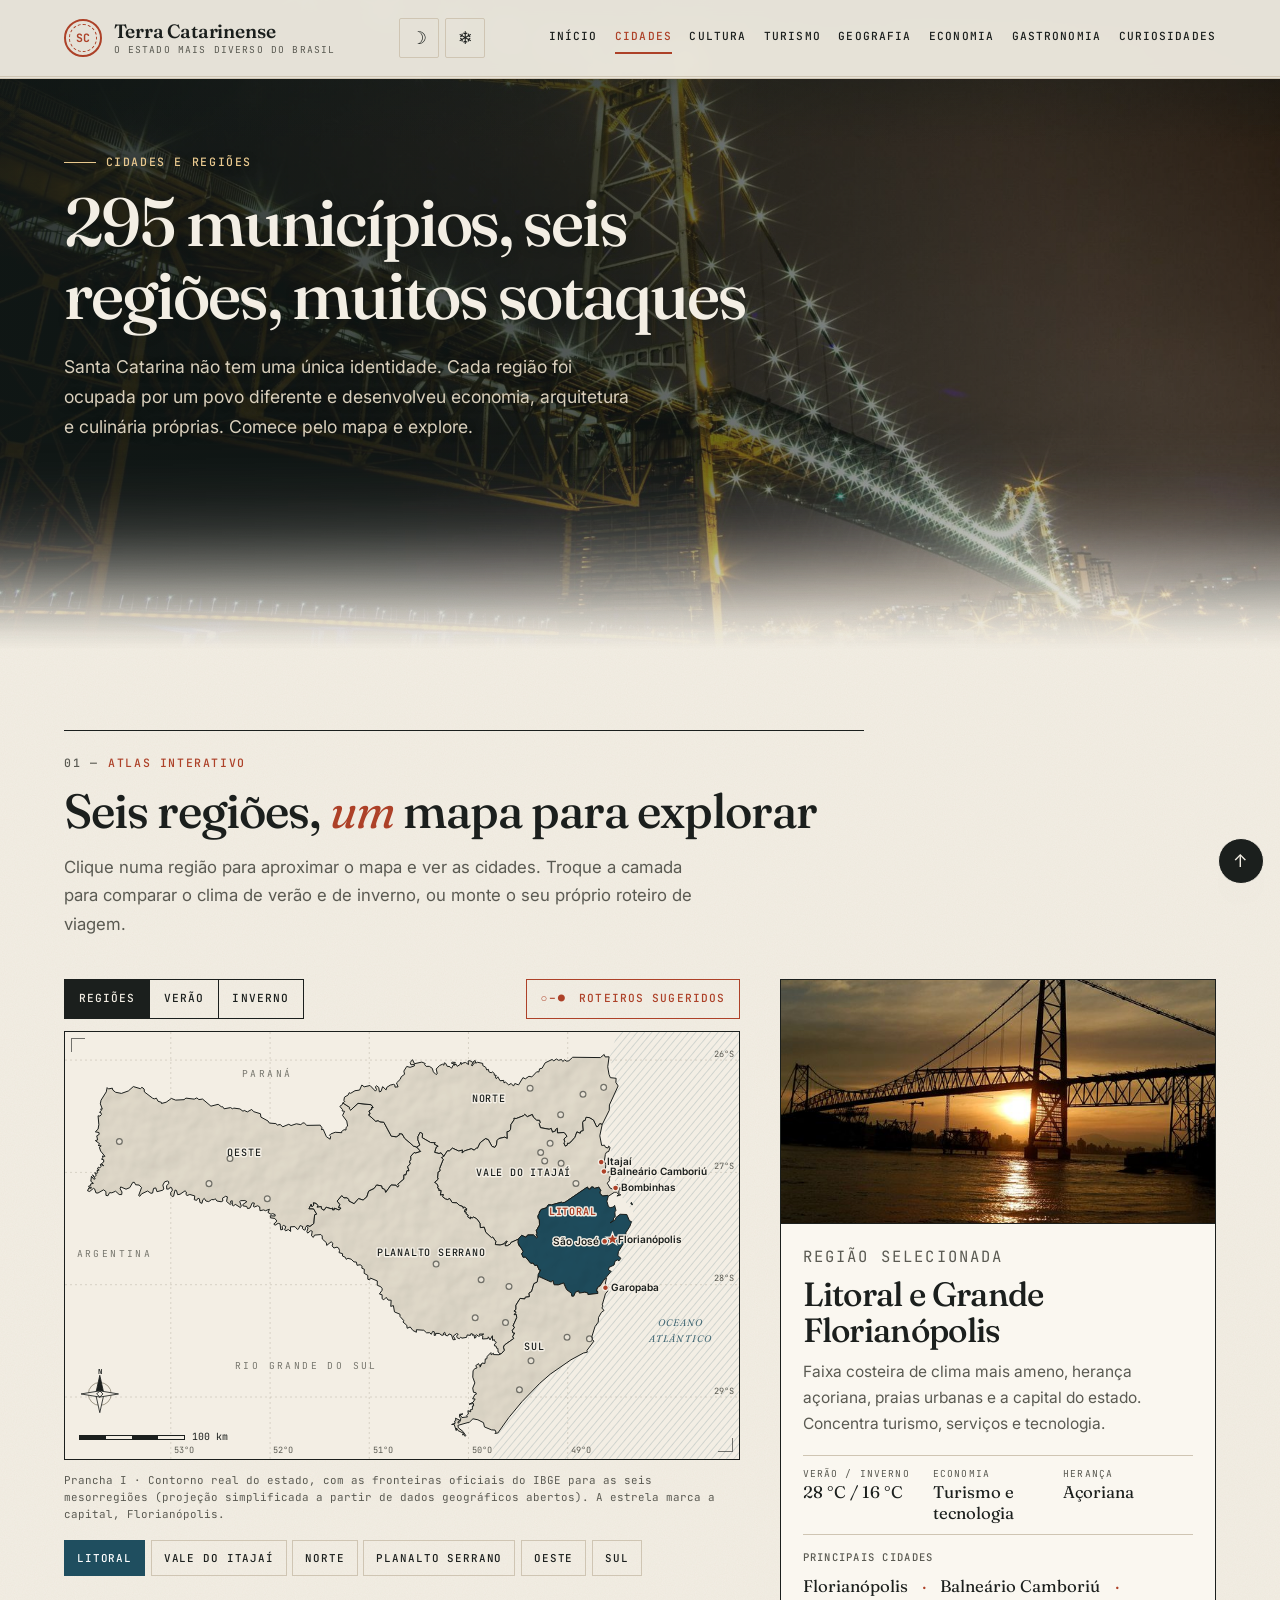
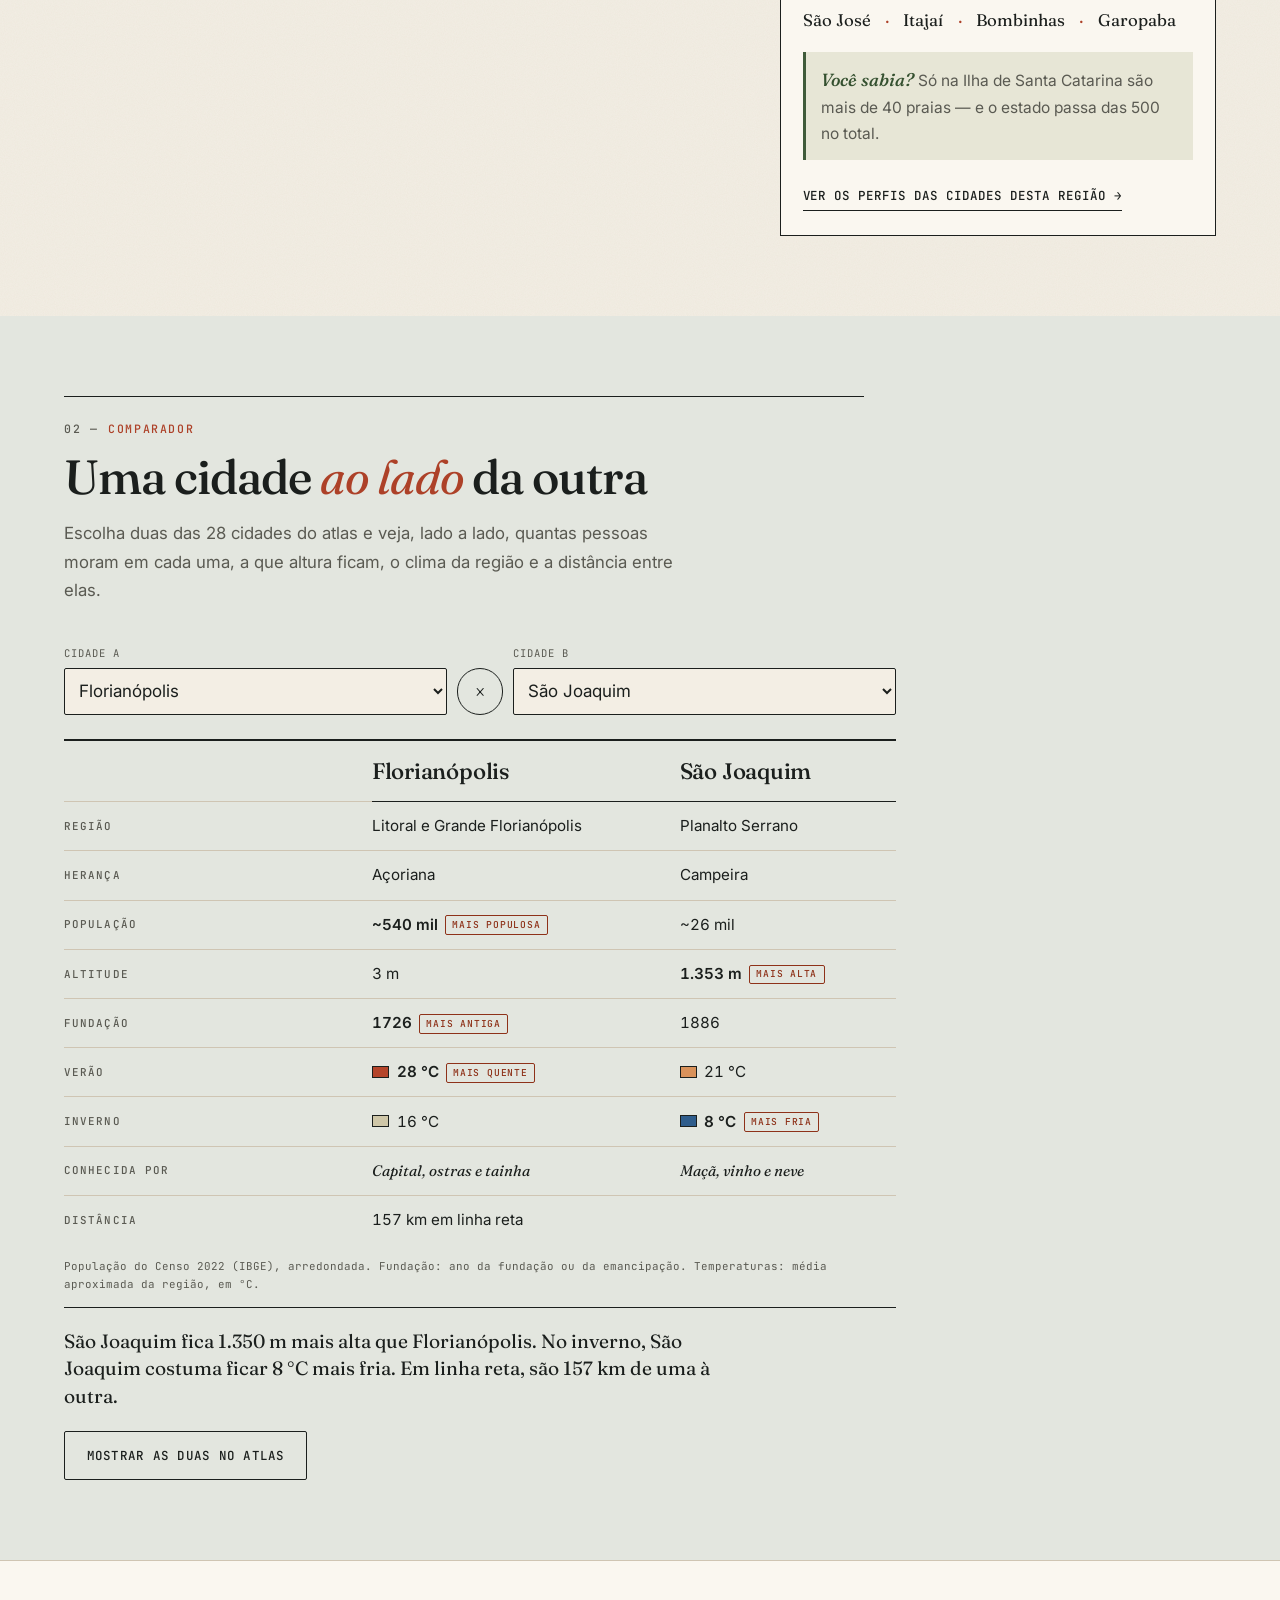
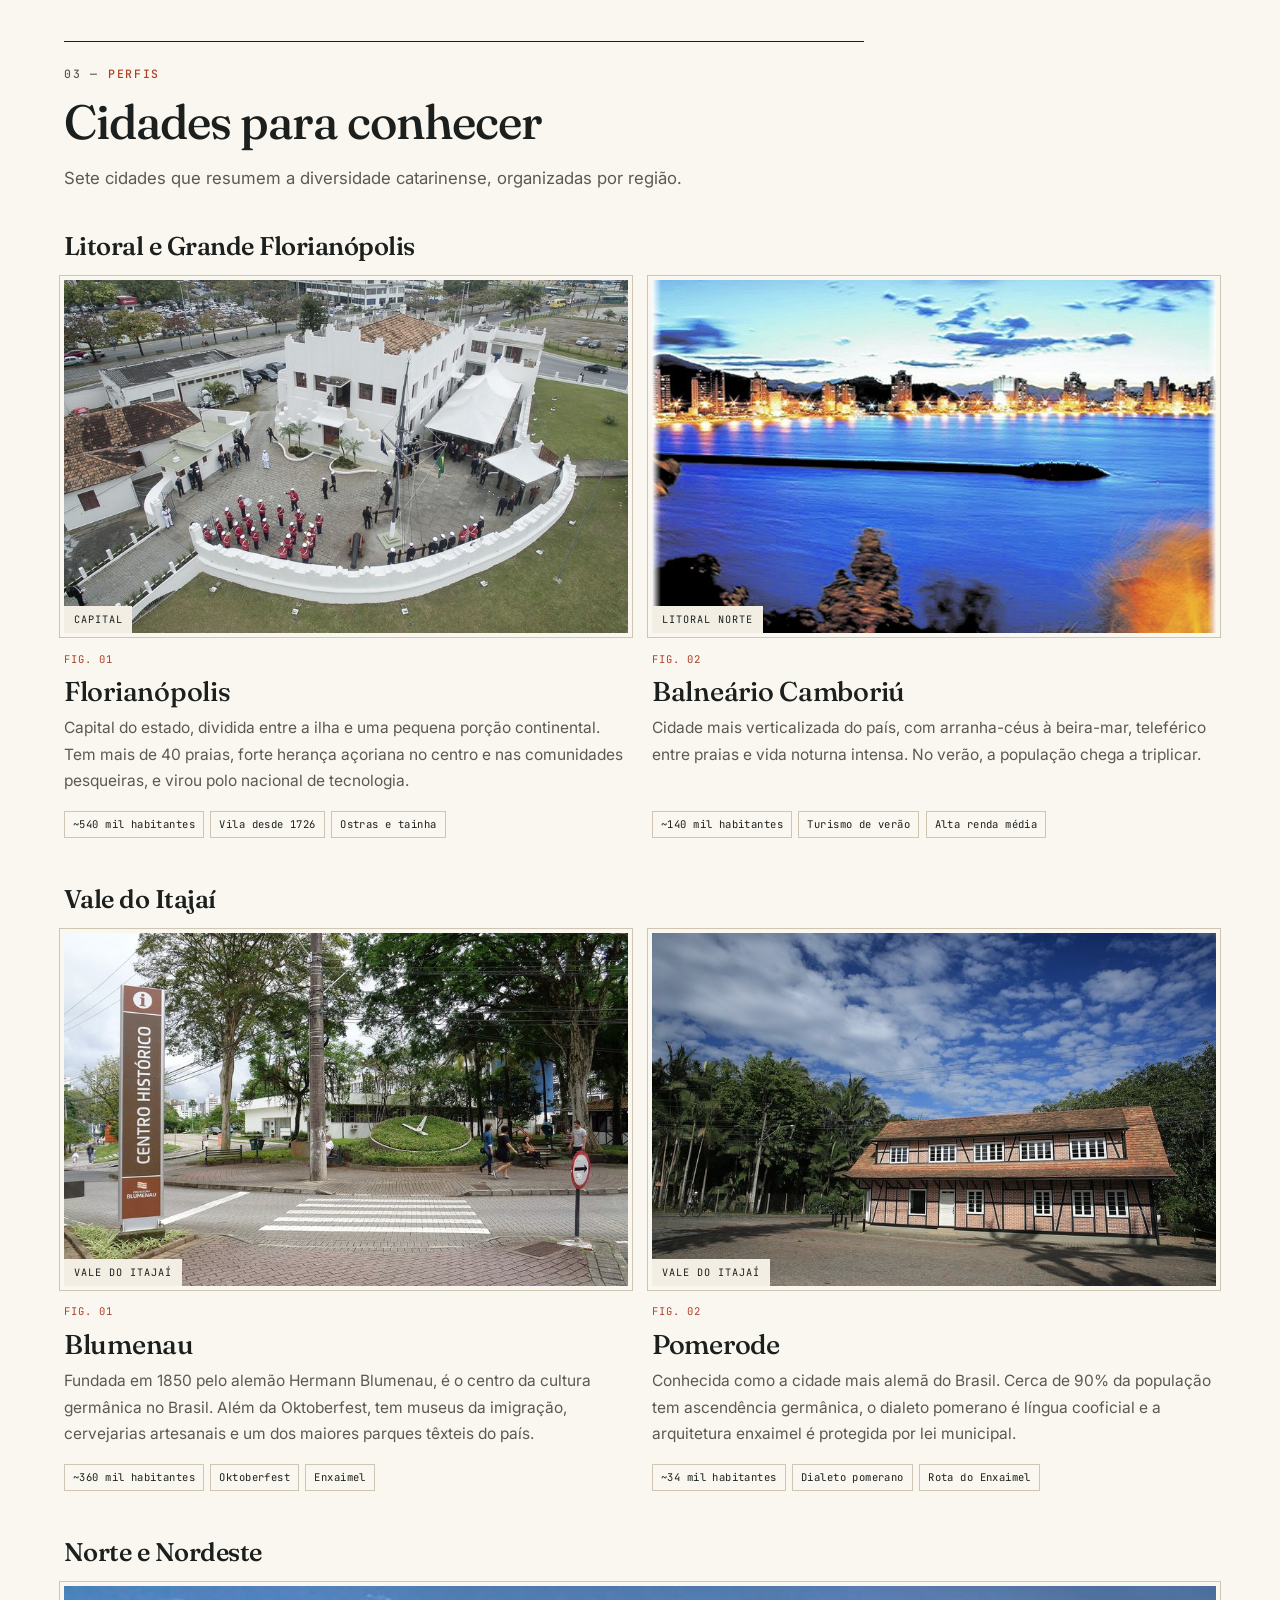
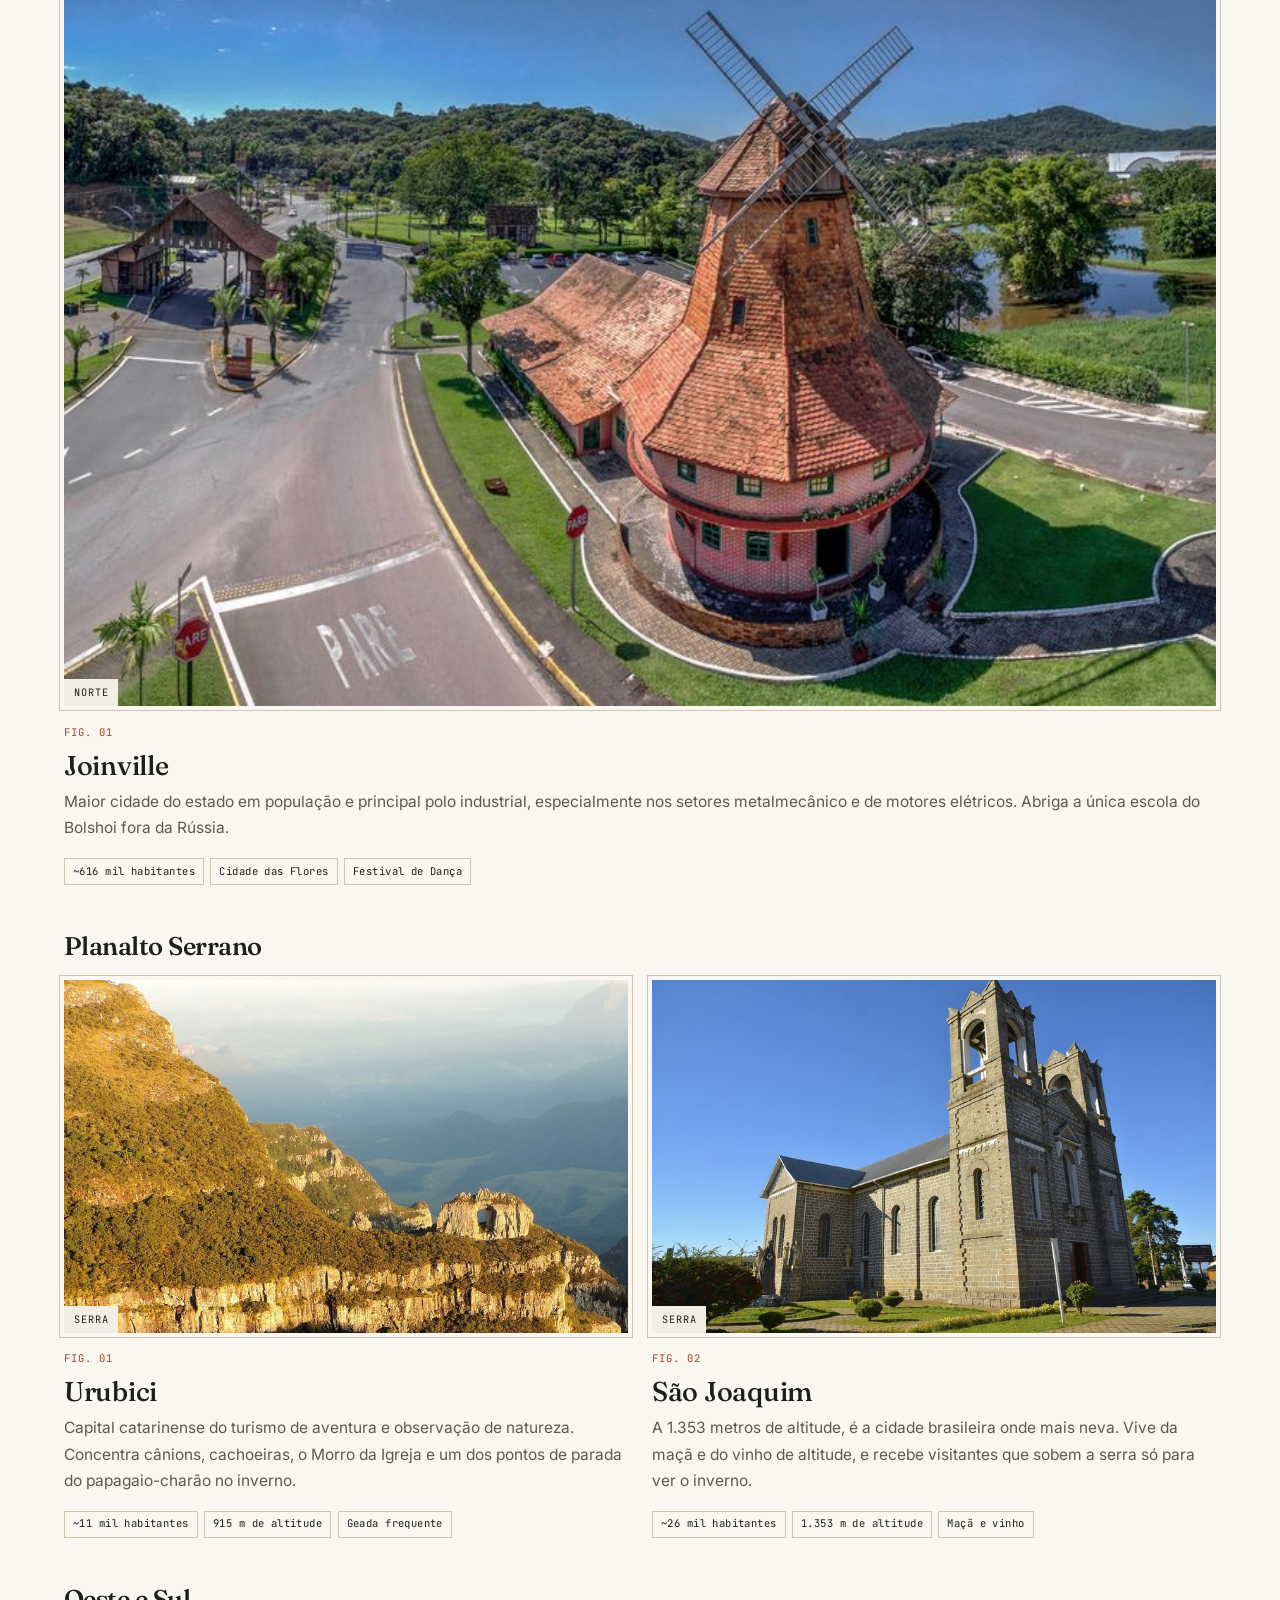
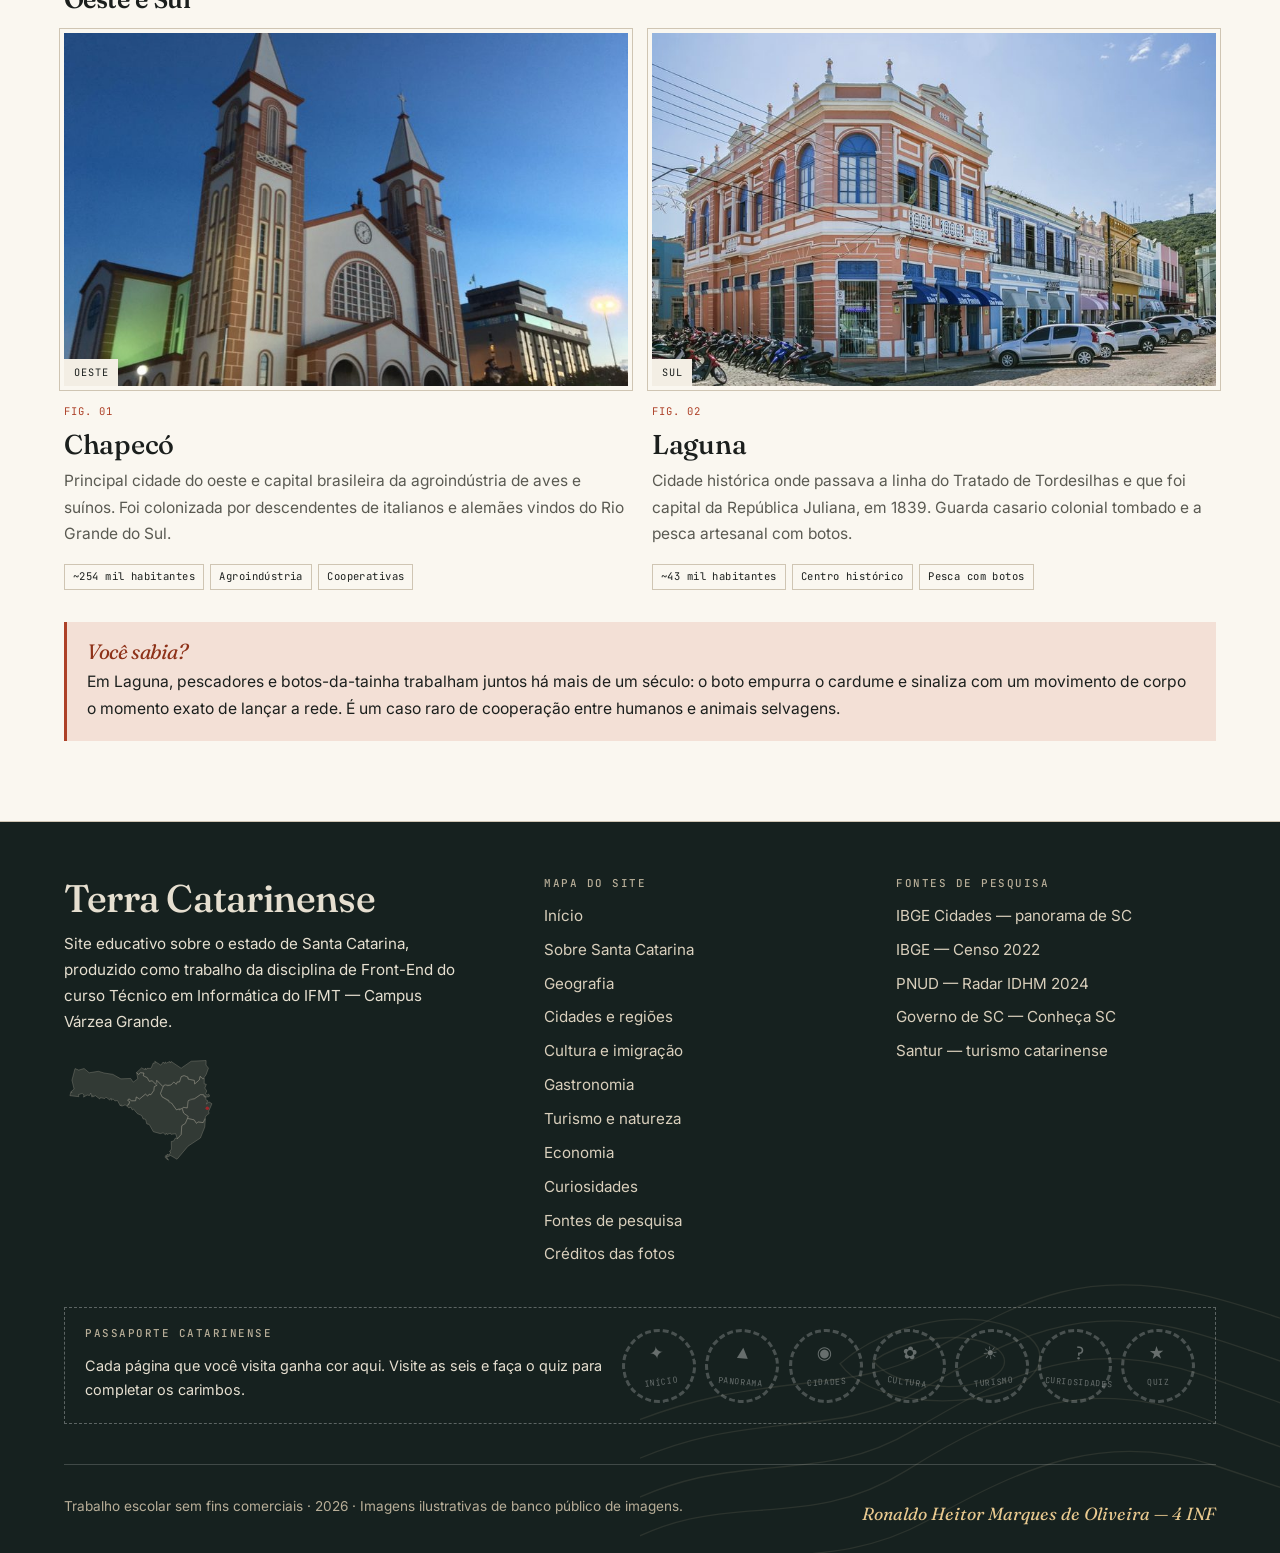
<file: cidades.html>
﻿<!DOCTYPE html>
<html lang="pt-BR">
<head>
  <meta charset="UTF-8">
  <meta name="viewport" content="width=device-width, initial-scale=1">
  <title>Cidades e Regiões de Santa Catarina — Terra Catarinense</title>
  <meta name="description" content="Mapa interativo das regiões de Santa Catarina e perfil das principais cidades: Florianópolis, Blumenau, Balneário Camboriú, Joinville, Pomerode, Urubici e Chapecó.">
  <!-- Prévia do link (WhatsApp, redes sociais). Precisa de endereço absoluto:
       aponta para o GitHub Pages do projeto. -->
  <meta property="og:type" content="website">
  <meta property="og:locale" content="pt_BR">
  <meta property="og:site_name" content="Terra Catarinense">
  <meta property="og:title" content="Cidades e Regiões de Santa Catarina — Terra Catarinense">
  <meta property="og:description" content="Mapa interativo das regiões de Santa Catarina e perfil das principais cidades: Florianópolis, Blumenau, Balneário Camboriú, Joinville, Pomerode, Urubici e Chapecó.">
  <meta property="og:url" content="https://krukki.github.io/terra-catarinense/cidades.html">
  <meta property="og:image" content="https://krukki.github.io/terra-catarinense/assets/litoral/previa-link.jpg">
  <meta property="og:image:width" content="1200">
  <meta property="og:image:height" content="630">
  <meta property="og:image:alt" content="Vista aérea da Guarda do Embaú, no litoral de Santa Catarina.">
  <meta name="twitter:card" content="summary_large_image">
  <meta name="author" content="Ronaldo Heitor Marques de Oliveira — 4 INF — IFMT Campus Várzea Grande">

  <link rel="preconnect" href="https://fonts.googleapis.com">
  <link rel="preconnect" href="https://fonts.gstatic.com" crossorigin>
  <link href="https://fonts.googleapis.com/css2?family=Fraunces:ital,opsz,wght@0,9..144,400..700;1,9..144,400..600&family=Inter:wght@400;500;600;700&family=JetBrains+Mono:wght@400;500;700&display=swap" rel="stylesheet">

  <link rel="icon" type="image/svg+xml" href="assets/favicon.svg?v=2">
  <meta name="theme-color" content="#F3EEE4" media="(prefers-color-scheme: light)">
  <meta name="theme-color" content="#0F1614" media="(prefers-color-scheme: dark)">

  <link rel="stylesheet" href="css/style.css">
  <link rel="stylesheet" href="css/estados.css">

</head>
<body id="topo">

  <a class="pular-conteudo" href="#conteudo">Pular para o conteúdo principal</a>

  <header class="cabecalho cabecalho--transparente">
    <div class="container cabecalho__interno">
      <a class="logo" href="index.html">
        <span class="logo__marca" aria-hidden="true">SC</span>
        <span class="logo__texto">
          Terra Catarinense
          <small>o estado mais diverso do Brasil</small>
        </span>
      </a>

      <div class="cabecalho__botoes">
        <label class="tema-botao" title="Alternar entre tema claro e escuro">
          <input class="tema-botao__caixa" type="checkbox" id="tema"
                 aria-label="Alternar entre tema claro e escuro">
          <span class="tema-botao__icone--claro" aria-hidden="true">&#9789;</span>
          <span class="tema-botao__icone--escuro" aria-hidden="true">&#9788;</span>
        </label>
        <label class="tema-botao neve-botao" title="Fazer nevar nesta página">
          <input class="tema-botao__caixa" type="checkbox" id="neve"
                 aria-label="Fazer nevar nesta página">
          <span aria-hidden="true">&#10052;</span>
        </label>
      </div>

      <button class="menu-botao" type="button" popovertarget="menu-principal">
        <span class="menu-botao__barras" aria-hidden="true"><span></span></span>
        <span class="menu-botao__rotulo menu-botao__rotulo--abrir">Menu</span>
        <span class="menu-botao__rotulo menu-botao__rotulo--fechar">Fechar</span>
      </button>

      <nav class="navegacao" id="menu-principal" popover aria-label="Navegação principal">
        <ul class="navegacao__lista">
          <li><a href="index.html">Início</a></li>
          <li><a href="cidades.html" aria-current="page">Cidades</a></li>
          <li><a href="cultura.html">Cultura</a></li>
          <li><a href="turismo.html">Turismo</a></li>
          <li><a href="panorama.html#geografia">Geografia</a></li>
          <li><a href="panorama.html#economia">Economia</a></li>
          <li><a href="panorama.html#gastronomia">Gastronomia</a></li>
          <li><a href="curiosidades.html">Curiosidades</a></li>
        </ul>
      </nav>
    </div>
  </header>

  <main id="conteudo">

    <section class="hero-pagina hero-pagina--foto">
      <img class="hero-pagina__fundo" src="assets/topo/cidades.jpg"
           alt="Ponte Hercílio Luz iluminada à noite, com as luzes refletidas na baía e a ponte Colombo Salles ao fundo."
           width="1920" height="1080" decoding="async" fetchpriority="high">
      <div class="container">
        <span class="etiqueta">Cidades e regiões</span>
        <h1>295 municípios, seis regiões, muitos sotaques</h1>
        <p>
          Santa Catarina não tem uma única identidade. Cada região foi ocupada por
          um povo diferente e desenvolveu economia, arquitetura e culinária
          próprias. Comece pelo mapa e explore.
        </p>
      </div>
    </section>


    <section class="secao" id="mapa">
      <div class="container">
        <div class="secao__cabecalho revelar">
          <span class="etiqueta">Atlas interativo</span>
          <h2>Seis regiões, <em>um</em> mapa para explorar</h2>
          <p class="subtitulo-secao">
            Clique numa região para aproximar o mapa e ver as cidades. Troque a
            camada para comparar o clima de verão e de inverno, ou monte o seu
            próprio roteiro de viagem.
          </p>
        </div>

        <div class="atlas" data-atlas>
          <div class="atlas__alvos" aria-hidden="true">
            <span class="atlas__alvo" id="regiao-litoral"></span>
            <span class="atlas__alvo" id="regiao-vale"></span>
            <span class="atlas__alvo" id="regiao-norte"></span>
            <span class="atlas__alvo" id="regiao-serra"></span>
            <span class="atlas__alvo" id="regiao-oeste"></span>
            <span class="atlas__alvo" id="regiao-sul"></span>
            <span class="atlas__alvo" id="cidade-florianopolis"></span>
            <span class="atlas__alvo" id="cidade-sao-jose"></span>
            <span class="atlas__alvo" id="cidade-balneario-camboriu"></span>
            <span class="atlas__alvo" id="cidade-itajai"></span>
            <span class="atlas__alvo" id="cidade-bombinhas"></span>
            <span class="atlas__alvo" id="cidade-garopaba"></span>
            <span class="atlas__alvo" id="cidade-blumenau"></span>
            <span class="atlas__alvo" id="cidade-pomerode"></span>
            <span class="atlas__alvo" id="cidade-brusque"></span>
            <span class="atlas__alvo" id="cidade-timbo"></span>
            <span class="atlas__alvo" id="cidade-indaial"></span>
            <span class="atlas__alvo" id="cidade-joinville"></span>
            <span class="atlas__alvo" id="cidade-sao-bento-do-sul"></span>
            <span class="atlas__alvo" id="cidade-jaragua-do-sul"></span>
            <span class="atlas__alvo" id="cidade-sao-francisco-do-sul"></span>
            <span class="atlas__alvo" id="cidade-lages"></span>
            <span class="atlas__alvo" id="cidade-sao-joaquim"></span>
            <span class="atlas__alvo" id="cidade-urubici"></span>
            <span class="atlas__alvo" id="cidade-urupema"></span>
            <span class="atlas__alvo" id="cidade-bom-jardim-da-serra"></span>
            <span class="atlas__alvo" id="cidade-chapeco"></span>
            <span class="atlas__alvo" id="cidade-concordia"></span>
            <span class="atlas__alvo" id="cidade-xanxere"></span>
            <span class="atlas__alvo" id="cidade-sao-miguel-do-oeste"></span>
            <span class="atlas__alvo" id="cidade-criciuma"></span>
            <span class="atlas__alvo" id="cidade-tubarao"></span>
            <span class="atlas__alvo" id="cidade-laguna"></span>
            <span class="atlas__alvo" id="cidade-ararangua"></span>
            <span class="atlas__alvo atlas__alvo--comparar" id="ver-comparadas"></span>
          </div>

          <figure class="atlas__prancha revelar">
            <div class="atlas__barra">
              <div class="atlas__camadas" role="radiogroup" aria-label="Camada do mapa">
                <input class="estado" type="radio" name="camada" id="camada-regioes" checked>
                <label class="atlas__opcao" for="camada-regioes">Regiões</label>
                <input class="estado estado--clima" type="radio" name="camada" id="camada-verao">
                <label class="atlas__opcao" for="camada-verao">Verão</label>
                <input class="estado estado--clima" type="radio" name="camada" id="camada-inverno">
                <label class="atlas__opcao" for="camada-inverno">Inverno</label>
              </div>
              <input class="estado estado--rota" type="checkbox" id="modo-rota" aria-controls="roteiro">
              <label class="atlas__opcao atlas__opcao--rota" for="modo-rota">Roteiros sugeridos</label>
            </div>

            <div class="atlas__quadro">
            <svg class="mapa-svg atlas__svg" viewBox="0 0 600 380" role="group"
                 aria-labelledby="titulo-mapa desc-mapa">
              <title id="titulo-mapa">Atlas interativo das regiões de Santa Catarina</title>
              <desc id="desc-mapa">
                Contorno real do estado de Santa Catarina, com as fronteiras
                oficiais do IBGE para as seis mesorregiões: Oeste Catarinense,
                Norte Catarinense, Vale do Itajaí, Serrana, Grande Florianópolis
                (Litoral) e Sul Catarinense. Cada região pode ser selecionada
                para exibir suas cidades. Os pinos marcam 28 cidades e a estrela
                marca a capital, Florianópolis.
              </desc>

              <defs>
                <pattern id="hachura-mar" width="5" height="5" patternUnits="userSpaceOnUse" patternTransform="rotate(40)">
                  <line class="hachura-linha" x1="0" y1="0" x2="0" y2="5"></line>
                </pattern>
                <filter id="relevo" x="0" y="0" width="100%" height="100%">
                  <feTurbulence type="fractalNoise" baseFrequency="0.035" numOctaves="3" seed="7" result="ruido"></feTurbulence>
                  <feDiffuseLighting in="ruido" surfaceScale="2.4" lighting-color="#ffffff">
                    <feDistantLight azimuth="225" elevation="42"></feDistantLight>
                  </feDiffuseLighting>
                </filter>
                <clipPath id="recorte-sc">
                  <use href="#r-oeste"></use>
                  <use href="#r-norte"></use>
                  <use href="#r-vale"></use>
                  <use href="#r-serra"></use>
                  <use href="#r-litoral"></use>
                  <use href="#r-sul"></use>
                </clipPath>
              </defs>

              <g class="mapa-camada">
              <path class="mapa-oceano" d="M492,0L600,0L600,380L378,380L386,357L406,329L432,305L462,286L471,262L479,240L486,213L499,184L506,160L495,146L488,128L486,102L479,82L492,48L485,22L492,0Z"></path>
              <g class="mapa-graticula" aria-hidden="true">
                <line x1="0" y1="25.0" x2="600" y2="25.0"></line>
                <text class="mapa-coord" x="596" y="22.0" text-anchor="end">26°S</text>
                <line x1="0" y1="125.0" x2="600" y2="125.0"></line>
                <text class="mapa-coord" x="596" y="122.0" text-anchor="end">27°S</text>
                <line x1="0" y1="225.0" x2="600" y2="225.0"></line>
                <text class="mapa-coord" x="596" y="222.0" text-anchor="end">28°S</text>
                <line x1="0" y1="325.0" x2="600" y2="325.0"></line>
                <text class="mapa-coord" x="596" y="322.0" text-anchor="end">29°S</text>
                <line x1="94.2" y1="0" x2="94.2" y2="380"></line>
                <text class="mapa-coord" x="97.2" y="375">53°O</text>
                <line x1="182.6" y1="0" x2="182.6" y2="380"></line>
                <text class="mapa-coord" x="185.6" y="375">52°O</text>
                <line x1="270.9" y1="0" x2="270.9" y2="380"></line>
                <text class="mapa-coord" x="273.9" y="375">51°O</text>
                <line x1="359.2" y1="0" x2="359.2" y2="380"></line>
                <text class="mapa-coord" x="362.2" y="375">50°O</text>
                <line x1="447.6" y1="0" x2="447.6" y2="380"></line>
                <text class="mapa-coord" x="450.6" y="375">49°O</text>
              </g>
              <g class="mapa-vizinhos" aria-hidden="true">
                <text x="180" y="40" text-anchor="middle">Paraná</text>
                <text x="215" y="300" text-anchor="middle">Rio Grande do Sul</text>
                <text x="44" y="200" text-anchor="middle">Argentina</text>
                <text class="mapa-vizinhos__mar" x="548" y="262" text-anchor="middle">Oceano</text>
                <text class="mapa-vizinhos__mar" x="548" y="276" text-anchor="middle">Atlântico</text>
              </g>

              <g class="mapa-regioes">
                <a class="regiao-link" href="#regiao-oeste" aria-label="Região Oeste Catarinense">
                  <title>Oeste — Agronegócio · herança italiana e alemã</title>
                  <path class="regiao" id="r-oeste" d="M136.36,64.38L139.14,66.54L140.37,66.51L141.64,68.39L147.45,67.31L149.28,68.52L150.08,67.71L155.76,68.49L158.48,70.56L159.54,69.85L162.36,71.13L166.21,68.94L167.96,70.92L174.01,72.78L174.41,75.76L180.71,79.21L181.97,81.08L187.74,81.55L189.07,82.86L191.56,82.35L193.93,84.37L199.24,82.17L201.27,83.29L205.96,81.72L209.95,82.48L211.78,80.94L212.98,80.97L215.28,83.15L227.25,82.95L228.86,85.33L228.32,86.9L229.88,86.66L232.75,93.25L236.06,95.45L236.52,92.92L235.44,91.99L236.66,90.76L240.57,89.29L246.38,89.66L246.2,88.67L248.47,86.96L250.12,87.3L250.24,84.99L251.65,83.77L250.83,79.3L247.12,74.26L248.89,70.63L246.75,70.27L247.07,69.11L244.71,66.19L246.94,64.55L247.36,63.12L253.45,67.14L253.18,68.32L254.43,69.53L260.85,63.5L272.56,64.72L274.48,67.23L273,67.28L273.38,68.64L270.63,70.35L271.7,72.93L270.32,73.87L276.63,79.45L278.76,78.87L280.29,79.95L283.85,80.3L290.52,92.71L294.9,93.31L297.47,91.88L297.64,90.49L300.19,90.75L302.38,94.63L310.35,101.56L313.19,102.45L316.68,106.36L311.82,107.87L310.93,107.3L307.87,110.62L307.95,113.53L306.79,115.36L307.49,117.33L305.09,119.93L306.29,123.65L304.5,123.46L303.51,127.34L301.78,127.18L301.68,130.99L296.23,135.53L297.24,136.8L296.13,138.23L294.75,136.47L290.3,136.26L285.53,142.85L284.59,140.08L282.35,139.28L281.9,137.07L277.44,136.24L275.25,139.35L270.37,141.7L268.73,146.81L265.41,149.65L261.35,148.32L257.41,152.91L252.73,150.5L252.56,148.95L250.99,147.72L248.37,147.75L246.42,145.74L242.31,150.53L244.72,153.49L243.59,156.36L245.78,156.71L244.11,158.56L239.79,156.89L239.75,158.38L238.15,158.46L238.36,156.76L236.94,157.41L232.52,156.02L230.65,158.8L228.24,157.29L228.11,155.44L224.44,156.02L225.06,154.55L223.67,152.66L221.1,152.14L221.46,154.14L219.88,155.75L219.11,153.54L217.21,157.35L221.34,157.43L224.13,162.16L222.21,162.84L221.59,170.47L218.11,173.16L215.55,172.29L214.06,174.19L213.96,176.09L212.87,176.39L211.29,174.94L211.67,173.26L209.33,172.36L207.82,175.49L206.81,175.73L204.73,173.27L200.71,173.45L200.9,177.56L198.82,175.86L196.59,177L195.54,176.28L196.61,173.2L194.39,172.11L193.34,173.36L193.91,175.78L192.05,176.16L191.54,170.86L189.81,170.35L187.08,171.99L185.89,171.13L188.61,168.26L186.84,166.03L183.04,165.47L182.67,163.59L187.09,163.9L187.07,162.59L184.92,161.69L183.39,162.28L180.7,160.66L182,157.81L178.53,159.11L176.87,158.4L173.57,159.11L173.36,155.78L171.53,154.7L168.43,155.87L167.74,155.37L168.58,152.28L166.76,152.11L164.72,156.75L162.49,157.19L161.82,155.35L158.54,154.88L158.31,153.59L161.97,151.04L160.17,150.08L156.25,150.2L155.61,151.02L156.92,154.97L156.16,156.35L151.53,153.33L150.17,154.9L149.01,154.28L148.86,150.2L147.3,150.77L147.84,152.96L147.14,153.67L143.82,150.89L144.61,146.82L143.04,146.26L140.21,148L140.52,150.5L139.04,151.16L135.23,150.48L133.74,148.37L132.78,149.34L130.56,149.17L127.98,151.02L125.47,150.51L124.01,148.15L122.71,149.35L121.93,152.58L120.08,151.76L119.62,148.45L118.31,148.05L117.23,149.88L115.12,149.36L115.52,145.96L111.17,144.68L108.65,145.6L107.71,144.68L108.05,142.49L106.88,141.41L102.38,144.5L100.22,144.83L99.25,141.09L97.96,140.77L96.7,146.21L95.51,146.59L94.18,145.25L94.08,142.96L95.66,140.79L94.86,138.54L93.6,138.19L92.51,139.74L90.56,139.91L90.46,136.94L92.32,134.9L92.22,133.09L91.08,132.68L88.72,133.39L87.12,136.29L87.93,139.76L87.02,140.88L81.88,142.19L80.81,138.82L78.85,139.25L77.99,143.38L76.52,143.64L73.57,141.56L68.16,144.14L66.58,146.32L65.55,145.6L68.17,138.53L66.01,136.3L62.82,135.98L61.79,133.88L60.36,133.86L57.65,138.58L54.34,139.94L49.55,137.92L49.1,139.59L50.73,142.49L50.44,144.79L48.21,144.66L45.04,141.76L41.72,143.19L39.68,143.04L38.24,145.78L36.45,145.45L36.42,142.1L34.32,140.51L29.37,143.38L27.54,143.25L26.34,139.69L25.3,139.21L21.93,142.03L20,141.31L21.22,138.88L23.3,139.12L23.38,138.16L21.48,138.36L20.97,137.3L22.84,136.71L22.89,135.25L25.3,134.79L23,132.96L23.54,128.4L25.68,131.08L26.87,130.68L24.47,127.21L26.24,128.9L27.89,127.6L26.42,125.3L28.47,125.91L29.2,125.19L28.4,123.51L30.45,122.86L28.85,122.08L29.74,120.35L31,120.98L31.98,119.83L31.46,117.77L34.43,119.07L32.38,117.17L34.44,115.78L34.45,113.75L32.61,113.35L33.85,111.39L33.15,110.5L35.55,110.71L31.69,105.97L30.57,102.54L32.2,101.44L29.41,101.01L30.85,99.57L27.03,96.67L29.03,96.12L28.26,92.47L30.44,91.16L30.26,89.55L27.02,88.86L29.45,86.47L30.13,82.53L29.44,74.61L31.14,74.88L32.41,73.4L31.9,71.77L30.71,71.48L32.35,69.96L31.81,68.5L33.22,68.64L31.46,63.97L32.08,60.71L36.76,53.3L37.52,49.5L38.68,50.68L42.17,50L42.54,51.67L45.05,53.65L50.23,54.68L56.42,52.47L60.81,48.59L67.12,50.48L68.52,49.23L70.46,50.8L70.69,53.36L77.93,58.88L79.47,59.55L81.35,58.9L82.85,61.65L85.86,62.67L85.86,63.63L90.04,62.54L94.71,59.18L98.51,60.65L105.97,60.24L107.68,58.87L115.08,59.79L117.36,58.64L119.17,60.17L122.46,59.7L129.93,66.03L136.36,64.38Z" data-regiao="oeste"></path>
                </a>
                <a class="regiao-link" href="#regiao-norte" aria-label="Região Norte Catarinense">
                  <title>Norte / Nordeste — Metalmecânica e portos · herança alemã</title>
                  <path class="regiao" id="r-norte" d="M484.43,22.09L483.21,30.96L484.32,37.62L485.52,40.66L490.69,41.21L490.44,44.84L492.48,48.03L484.73,64.95L484.54,69.77L478.32,82.32L476.17,81.56L474.52,84.13L473.23,84.32L470.47,78.37L466.64,76.19L463.95,76L462.98,79.05L461.97,78.77L460.89,80.59L461.46,87.81L459.19,88.5L458.75,90.2L455.76,88.96L454.03,93.76L450.45,97.89L448.78,99.23L447.34,99.1L447.26,100.72L445.35,101.67L444.06,98.72L444.98,97.86L444.16,95.3L446.95,92.76L444.37,89.5L438.46,89.89L438.37,85.77L436.95,86.66L436.96,87.97L434.01,89.21L432.89,85.81L431.12,86.62L423.27,85.17L422.17,81.51L422.95,80.65L422.55,78.66L419.92,78.58L416.9,75.76L416.07,73.48L411.58,75.42L409.3,73.29L408.51,74.44L401.69,77.06L399.72,76.82L399.91,78.11L397.09,82.39L396.66,86.76L395.42,88.45L393.63,88.69L393.81,94.83L391.58,93.64L386.26,94.88L384.72,96.65L384.14,100.5L382.73,102.77L380.13,101.86L376.84,95.83L374.4,94.95L369.62,98.6L367.27,103.53L366.2,103.37L364.41,105.24L361.79,103.91L355.9,105.79L353.46,107.76L353.96,105.15L350.56,105.99L344.98,103.42L342.28,105.88L340.45,105.82L337.25,110.75L334.84,107.64L333,108.19L329.04,107.17L330.57,102.36L332.2,101.8L328.58,99.74L329.61,98.65L325.41,98.4L317.98,94.06L318.36,90.65L316.2,89.32L314.29,93.09L314.18,96L315.97,100.68L313.19,102.45L310.35,101.56L302.38,94.63L300.19,90.75L297.64,90.49L297.47,91.88L294.9,93.31L290.52,92.71L283.85,80.3L280.29,79.95L278.76,78.87L276.63,79.45L270.32,73.87L271.7,72.93L270.63,70.35L273.38,68.64L273,67.28L274.48,67.23L272.56,64.72L260.85,63.5L254.43,69.53L253.18,68.32L253.45,67.14L247.36,63.12L249.07,61.8L248.28,60.88L248.84,58L252.17,56.03L252.96,54.06L254.31,54.61L258.14,52.29L262.28,51.71L264.33,47.17L266.34,48.82L271.58,47.62L276.4,52.65L277.38,51.27L276.32,48.81L277.29,47.87L279.34,49.37L279.92,53.33L281.37,52.81L282.81,48.63L285.89,51.53L286.58,49.24L289.59,47.28L292.46,46.61L293.67,47.08L293.82,49.1L296.54,48.84L295.14,45.34L298.43,42.19L299.42,39.78L302.31,37.66L301.7,34.82L304.27,30.67L307.21,31.45L310.97,30.26L311.21,28.94L307.97,29.18L307.36,27.13L309.39,24.61L311.11,28.24L317.7,26.79L320.76,28.09L320.18,29.03L321.56,30.63L324.37,30.57L326.99,32.33L327.97,35.49L330.39,37.91L331.44,37.1L330.49,32.95L333.47,29.86L336.13,28.69L337.36,29.59L337.65,27.46L338.97,27.96L340.19,30.46L342.77,30.91L344.12,32.29L346.34,28.45L343.93,27.66L344.83,26.93L347.5,27.07L346.59,29.63L348.22,28.64L349.24,30.58L351.79,28.87L352.44,26.93L353.01,28.95L354.04,27.69L356.6,27.12L359.25,28.97L358.93,25.77L360.49,25.55L363.18,27.17L361.88,29.75L362.47,30.24L364.52,27.49L363.39,26.59L365.13,25.3L365.67,27.73L367.39,26.96L371.91,27.99L371.98,29.89L374.55,31.36L375.42,33.76L377.03,33.32L377.39,35.42L379.44,36.31L380.47,35.49L382.19,36.88L382.21,38.45L383.95,38.59L383.2,40.13L384.05,41.57L385.36,39.88L387.34,43.38L390.57,43.11L390.84,45.26L392.33,44.65L395.07,47.11L397.22,45.79L399.31,48.16L400.49,45.86L403.81,47.08L407.72,40.64L409.84,41.69L413.06,39.46L415.65,39.99L420,35.41L421.91,35.54L422.51,32.82L424.8,32.24L427.51,27.45L433.66,24.47L435.2,25.67L437.53,24.04L439.44,25.23L442.04,24.46L443.23,26.3L444.7,24.87L446.72,25.99L448.66,25.57L452.01,22.49L476.68,22.78L480.02,20L480.93,22.19L484.43,22.09Z" data-regiao="norte"></path>
                </a>
                <a class="regiao-link" href="#regiao-vale" aria-label="Região do Vale do Itajaí">
                  <title>Vale do Itajaí — Indústria têxtil · herança alemã e italiana</title>
                  <path class="regiao" id="r-vale" d="M478.32,82.32L476.16,92.42L477.83,101L480.32,100.8L481.19,102.61L483.47,103.33L484.06,101.65L485.33,102.8L484.04,106.37L482.08,107.04L481.08,109.01L480.12,115.43L481.66,117.65L480.98,122.75L483.2,125L485.48,123.68L486.7,125.31L484.52,130.65L484.71,132.46L482.78,134.6L485.29,138.9L488.06,140.17L489.82,139.11L490.23,136.79L491.97,135.81L491.59,137.57L492.81,139.05L495.88,138.76L493.1,141.02L493.14,144.07L494.87,144.98L491.41,146.09L492.93,144.51L490.88,142.57L489.02,142.74L483.72,146.25L483.28,145.5L478.56,146.09L476.57,143.96L476.11,142.11L477.18,141.39L475.29,138.17L471.38,139.31L470.3,138L468.47,138.08L468.08,139.56L466.22,139.96L465.13,138.01L445.1,151.66L442.68,152.18L441.94,151.52L433.15,153.95L430.42,153.84L428.52,156.54L423.8,158.05L422.17,160.43L422.58,161.56L421.01,163.86L421.37,166.25L422.28,166.86L422.5,171.79L419.56,176.92L420.3,179.19L419.62,180.45L420.73,182.73L419.96,183.37L417.05,180.71L411.92,180.69L410.52,182.77L406.54,181.06L403.52,184.5L397.06,187.43L396.41,188.83L393.75,190.35L392.02,190.39L391.89,188.96L393.69,186.41L392.93,186.21L390.81,188.65L387.42,189.7L383.13,189.28L383.54,186.4L380.76,182.58L379.71,183.07L374.6,178.36L373.25,173.83L369.73,174.19L369.38,170.15L366.72,166.45L363.86,164.78L362.47,165.69L361.03,164.79L360.98,166.35L358.4,164.4L358.93,163.11L356.91,161.73L356.99,160.15L355.6,160.16L356.12,157.93L357.43,158.66L357.59,157.29L355.7,156.09L354.31,156.91L354.38,155.49L351.02,154.27L348.9,152.19L344.71,151.82L342.39,148.22L340.82,149.22L338.77,148.72L336.18,146.76L336.76,144.69L334.22,145.27L334.79,141.05L332.67,141.02L332.96,139.57L331.66,138.95L332.08,137.21L330.97,135.14L329.02,133.95L332.35,130.9L331.69,130.04L332.05,124.78L333.91,123.62L333.51,121.58L336.71,113.47L335.14,111.73L337.25,110.75L340.45,105.82L342.28,105.88L344.98,103.42L350.56,105.99L353.96,105.15L353.46,107.76L355.9,105.79L361.79,103.91L364.41,105.24L366.2,103.37L367.27,103.53L369.62,98.6L374.4,94.95L376.84,95.83L380.13,101.86L382.73,102.77L384.14,100.5L384.72,96.65L386.26,94.88L391.58,93.64L393.81,94.83L393.63,88.69L395.42,88.45L396.66,86.76L397.09,82.39L399.91,78.11L399.72,76.82L401.69,77.06L408.51,74.44L409.3,73.29L411.58,75.42L416.07,73.48L416.9,75.76L419.92,78.58L422.55,78.66L422.95,80.65L422.17,81.51L423.27,85.17L431.12,86.62L432.89,85.81L434.01,89.21L436.96,87.97L436.95,86.66L438.37,85.77L438.46,89.89L444.37,89.5L446.95,92.76L444.16,95.3L444.98,97.86L444.06,98.72L445.35,101.67L447.26,100.72L447.34,99.1L448.78,99.23L450.45,97.89L454.03,93.76L455.76,88.96L458.75,90.2L459.19,88.5L461.46,87.81L460.89,80.59L461.97,78.77L462.98,79.05L463.95,76L466.64,76.19L470.47,78.37L473.23,84.32L474.52,84.13L476.17,81.56L478.32,82.32Z" data-regiao="vale"></path>
                </a>
                <a class="regiao-link" href="#regiao-serra" aria-label="Região Serrana (Planalto Serrano)">
                  <title>Planalto Serrano — Pecuária, maçã e vinho · herança campeira</title>
                  <path class="regiao" id="r-serra" d="M337.25,110.75L335.14,111.73L336.71,113.47L333.51,121.58L333.91,123.62L332.05,124.78L331.69,130.04L332.35,130.9L329.02,133.95L330.97,135.14L332.08,137.21L331.66,138.95L332.96,139.57L332.67,141.02L334.79,141.05L334.22,145.27L336.76,144.69L336.18,146.76L338.77,148.72L340.82,149.22L342.39,148.22L344.71,151.82L348.9,152.19L351.02,154.27L354.38,155.49L354.31,156.91L355.7,156.09L357.59,157.29L357.43,158.66L356.12,157.93L355.6,160.16L356.99,160.15L356.91,161.73L358.93,163.11L358.4,164.4L360.98,166.35L361.03,164.79L362.47,165.69L363.86,164.78L366.72,166.45L369.38,170.15L369.73,174.19L373.25,173.83L374.6,178.36L379.71,183.07L380.76,182.58L383.54,186.4L383.13,189.28L387.42,189.7L390.81,188.65L392.93,186.21L393.69,186.41L391.89,188.96L392.02,190.39L393.75,190.35L396.41,188.83L397.06,187.43L403.52,184.5L403.83,189.77L406.96,193.09L407.9,195.43L406.62,197.48L407.87,200.54L409.89,200.24L414.67,205.89L416.85,205.7L418.44,208.05L420.2,207.4L422.25,211.96L423.54,211.82L421.41,215.96L421.21,221.12L420.36,222.69L417.51,224.05L415.44,231.06L413.12,232.53L413.51,235.63L409.82,236.2L409.43,237.69L405.23,237.2L401.5,243.24L401.52,247.08L399.72,248.42L401.2,248.66L401.35,249.88L399.94,251.7L401.74,251.28L402.2,254.27L398.85,261.77L400.34,262.78L398.24,265.81L398.83,267.92L400.41,267.99L398.64,271.17L399.56,272.89L391.33,278.69L390.42,280.59L391.28,283.38L388.56,286.37L386.21,287.37L387.2,286.35L385.59,284.91L385.4,281.7L384.27,281.56L383.79,279.63L382.37,279.44L382.35,278.01L384.11,276.37L382.37,275.16L382.22,273.87L380.69,274.6L380.52,270.43L378.43,274.12L376.86,271.4L376.53,272.97L371.73,273.34L372,270.76L370.74,269.99L372.83,268.94L368.91,268.98L369.76,270.42L368.38,270.94L366.24,269.6L365.37,270.29L366.25,271.62L364.7,272.65L364.14,269.55L362.81,270.07L362.5,268.5L360.92,269L360.93,270.17L358.12,269.73L357.51,271.9L353.46,272.56L352.26,271.74L351.01,273.11L349.08,272.1L348.7,270.75L350.05,269.02L348.61,268.51L345.72,270.8L347.57,273.8L345.5,274.01L344.1,269.66L341.91,268.83L340.79,270.51L339.03,270.18L338.04,267.3L336.5,268.77L337.74,269.18L335.67,270.18L333.21,268.4L329.88,268.35L330.07,269.92L328.72,270.2L328.82,266.96L327.36,266.56L326.14,269.18L324.75,267.75L321.93,267.83L319.44,265.54L312.85,265.08L312.87,267.34L309.75,265.72L307.36,262.63L304.62,263.78L304.26,261.09L300.97,258.27L301.57,256.9L298.32,253.32L298.2,251.25L293.36,249.22L292.39,243.61L290.02,244.3L290.39,238.86L287.61,238.63L286.01,236.24L283.81,238.44L282.37,237.54L282.31,233.97L279.92,233.31L282.35,229.91L282.36,228.48L281.09,226.76L278.04,225.51L278.05,221.63L271.88,219.07L271.25,220.68L269.64,220.17L269.55,216.71L266.36,214.83L266.46,211.17L264.27,210.27L264.53,208.64L262.82,207.23L260.04,207.72L259.39,204.82L257.24,204.69L254.78,202.3L251.9,201.46L250.38,202.43L249.56,200.6L247.04,199.45L247.14,197.42L243.95,196.4L244.45,194.53L243.56,192.33L242.18,191.54L239.41,192.33L237.83,190.46L238.52,188.12L236.96,186.8L233.01,190.02L232.69,187.57L229.08,184.33L228.99,181.56L227.81,180.35L222.16,180.85L221.07,182.89L219.43,181.42L220.14,177.47L218.84,176.81L216.08,179.06L215.33,177.72L216.44,174.48L215.3,173.32L215.55,172.29L218.11,173.16L221.59,170.47L222.21,162.84L224.13,162.16L221.34,157.43L217.21,157.35L219.11,153.54L219.88,155.75L221.46,154.14L221.1,152.14L223.67,152.66L225.06,154.55L224.44,156.02L228.11,155.44L228.24,157.29L230.65,158.8L232.52,156.02L236.94,157.41L238.36,156.76L238.15,158.46L239.75,158.38L239.79,156.89L244.11,158.56L245.78,156.71L243.59,156.36L244.72,153.49L242.31,150.53L246.42,145.74L248.37,147.75L250.99,147.72L252.56,148.95L252.73,150.5L257.41,152.91L261.35,148.32L265.41,149.65L268.73,146.81L270.37,141.7L275.25,139.35L277.44,136.24L281.9,137.07L282.35,139.28L284.59,140.08L285.53,142.85L290.3,136.26L294.75,136.47L296.13,138.23L297.24,136.8L296.23,135.53L301.68,130.99L301.78,127.18L303.51,127.34L304.5,123.46L306.29,123.65L305.09,119.93L307.49,117.33L306.79,115.36L307.95,113.53L307.87,110.62L310.93,107.3L311.82,107.87L316.68,106.36L313.19,102.45L315.97,100.68L314.18,96L314.29,93.09L316.2,89.32L318.36,90.65L317.98,94.06L325.41,98.4L329.61,98.65L328.58,99.74L332.2,101.8L330.57,102.36L329.04,107.17L333,108.19L334.84,107.64L337.25,110.75Z" data-regiao="serra"></path>
                </a>
                <a class="regiao-link" href="#regiao-litoral" aria-label="Região da Grande Florianópolis (Litoral)">
                  <title>Litoral e Grande Florianópolis — Turismo e tecnologia · herança açoriana</title>
                  <path class="regiao" id="r-litoral" d="M504.28,151.67L505.34,153.78L503.78,153.03L504.28,151.67ZM483.72,146.25L482.47,150.65L483.76,155.22L485.32,156.43L488.08,155.85L489.36,154.37L490.53,158.84L489.54,160.19L489.91,164.4L488.45,165.55L488.19,167.81L485.28,169.94L489.91,167.21L490.48,165.27L494.27,162.27L500.18,162.49L502.57,168.12L504.36,168.78L503.03,172.81L499.39,178.69L499.33,181.66L500.53,181.62L498.8,185.81L492.76,195.6L492.22,199.1L494.97,201.5L493.02,203.95L492.22,202.75L489.76,204.03L488.85,207.49L484.32,209.59L483.9,212.04L486.34,213.05L479.58,221.09L478.9,223.22L474.46,227.1L473.07,230.53L474.14,230.55L474.49,232.73L465.58,233.81L465.37,232.31L462.89,231.66L457.92,232.46L457.26,230.57L454.54,231.71L452.96,235.19L451.23,235.25L450.83,232.56L446.53,229.35L443.92,223.49L439.18,225.16L435.45,225.07L434.26,221.23L432.84,222.64L422.51,218.01L421.16,218.5L421.41,215.96L423.54,211.82L422.25,211.96L420.2,207.4L418.44,208.05L416.85,205.7L414.67,205.89L409.89,200.24L407.87,200.54L406.62,197.48L407.9,195.43L403.29,187.88L403.52,184.5L406.54,181.06L410.52,182.77L411.92,180.69L417.05,180.71L419.96,183.37L420.73,182.73L419.62,180.45L420.3,179.19L419.56,176.92L422.5,171.79L422.28,166.86L421.37,166.25L421.01,163.86L423.8,158.05L428.52,156.54L430.42,153.84L433.15,153.95L441.94,151.52L442.68,152.18L445.1,151.66L465.13,138.01L466.22,139.96L468.08,139.56L468.47,138.08L470.3,138L471.38,139.31L475.29,138.17L477.18,141.39L476.11,142.11L476.57,143.96L478.56,146.09L483.28,145.5L483.72,146.25Z" data-regiao="litoral"></path>
                </a>
                <a class="regiao-link" href="#regiao-sul" aria-label="Região Sul Catarinense">
                  <title>Sul — Carvão e cerâmica · herança italiana</title>
                  <path class="regiao" id="r-sul" d="M482.11,218.96L481.17,223.6L481.6,226.05L483.11,226.12L484.13,227.48L483.22,228.37L483.15,230.76L481.14,233.19L478.35,242.9L478.94,244.01L478.02,245.8L479.93,247.89L477.56,249.69L475.02,254.2L474.77,258.28L471.88,262.32L469.19,270.96L469.51,273.62L470.87,275.28L464.75,283.45L464.99,285.12L461.67,285.79L450.51,291.83L432.08,304.63L422.77,312.73L406.82,329.19L395.12,343.34L385.38,357.05L382.79,357.4L383.76,356.33L382.91,354.44L379.76,354.24L373.49,351.66L372.58,347.83L367.63,345.29L363.21,344.38L360.22,347.32L349.82,350.23L350.23,352.42L354.23,355.58L356.82,359.27L356.28,360L355.4,358.4L353.89,358.75L354.73,357.22L349.94,354.89L348.6,352.67L348.33,354.88L346.49,349.31L344.24,349.44L347.42,348.33L346.78,346.49L347.97,346L347.7,343.87L351.65,345.77L349.9,347.02L349.92,348.37L351.72,346.92L352.4,344.34L351.21,342.55L351.33,340.39L354.31,340.02L351.88,340.95L353.42,343.29L358.37,342.68L357.37,341.68L359.11,340.17L358.72,337.17L361.3,338.16L360.6,336.58L362.66,336.09L362.73,332.91L363.8,332.98L363.69,330.82L359.76,331.43L363.37,329.57L365.16,326.72L362.93,326.66L365.01,322.71L366.31,322.43L365.79,321.07L363.69,320.78L363.01,317.04L364.91,312.45L363.04,307.32L363.34,301.7L364.83,299.68L366.85,299.04L365.7,297.05L368.24,295.24L369.03,297.09L370.32,296.21L369.49,298.41L371.27,294.77L373.87,295.11L374.21,291.06L375.46,291.05L375.94,288.76L379.18,285.46L379.44,287.4L381.45,286.03L381.45,287.21L386.21,287.37L388.56,286.37L391.28,283.38L390.42,280.59L391.33,278.69L399.56,272.89L398.64,271.17L400.41,267.99L398.83,267.92L398.24,265.81L400.34,262.78L398.85,261.77L402.2,254.27L401.74,251.28L399.94,251.7L401.35,249.88L401.2,248.66L399.72,248.42L401.52,247.08L401.5,243.24L405.23,237.2L409.43,237.69L409.82,236.2L413.51,235.63L413.12,232.53L415.44,231.06L417.51,224.05L420.36,222.69L421.16,218.5L422.51,218.01L432.84,222.64L434.26,221.23L435.45,225.07L439.18,225.16L443.92,223.49L446.53,229.35L450.83,232.56L451.23,235.25L452.96,235.19L454.54,231.71L457.26,230.57L457.92,232.46L462.89,231.66L465.37,232.31L465.58,233.81L474.49,232.73L474.14,230.55L473.07,230.53L474.46,227.1L476.24,226.31L479.58,221.09L482.11,218.96Z" data-regiao="sul"></path>
                </a>
              </g>

              <rect class="mapa-relevo" x="0" y="0" width="600" height="380" clip-path="url(#recorte-sc)" filter="url(#relevo)"></rect>

              <g class="mapa-rotulos" aria-hidden="true">
                <text class="mapa-rotulo" data-rotulo="oeste" x="159.66" y="110.13" text-anchor="middle">Oeste</text>
                <text class="mapa-temp mapa-temp--verao" data-temp="oeste" x="159.66" y="124.13" text-anchor="middle">27 °C</text>
                <text class="mapa-temp mapa-temp--inverno" data-temp="oeste" x="159.66" y="124.13" text-anchor="middle">13 °C</text>
                <text class="mapa-rotulo" data-rotulo="norte" x="377.33" y="62.19" text-anchor="middle">Norte</text>
                <text class="mapa-temp mapa-temp--verao" data-temp="norte" x="377.33" y="76.19" text-anchor="middle">26 °C</text>
                <text class="mapa-temp mapa-temp--inverno" data-temp="norte" x="377.33" y="76.19" text-anchor="middle">15 °C</text>
                <text class="mapa-rotulo" data-rotulo="vale" x="408.36" y="128.36" text-anchor="middle">Vale do Itajaí</text>
                <text class="mapa-temp mapa-temp--verao" data-temp="vale" x="408.36" y="142.36" text-anchor="middle">27 °C</text>
                <text class="mapa-temp mapa-temp--inverno" data-temp="vale" x="408.36" y="142.36" text-anchor="middle">15 °C</text>
                <text class="mapa-rotulo" data-rotulo="serra" x="326.07" y="199.12" text-anchor="middle">Planalto Serrano</text>
                <text class="mapa-temp mapa-temp--verao" data-temp="serra" x="326.07" y="213.12" text-anchor="middle">21 °C</text>
                <text class="mapa-temp mapa-temp--inverno" data-temp="serra" x="326.07" y="213.12" text-anchor="middle">8 °C</text>
                <text class="mapa-rotulo" data-rotulo="litoral" x="452" y="163" text-anchor="middle">Litoral</text>
                <text class="mapa-temp mapa-temp--verao" data-temp="litoral" x="452" y="177" text-anchor="middle">28 °C</text>
                <text class="mapa-temp mapa-temp--inverno" data-temp="litoral" x="452" y="177" text-anchor="middle">16 °C</text>
                <text class="mapa-rotulo" data-rotulo="sul" x="417.74" y="282.73" text-anchor="middle">Sul</text>
                <text class="mapa-temp mapa-temp--verao" data-temp="sul" x="417.74" y="296.73" text-anchor="middle">27 °C</text>
                <text class="mapa-temp mapa-temp--inverno" data-temp="sul" x="417.74" y="296.73" text-anchor="middle">14 °C</text>
              </g>

              <g class="rotas-linhas">
                <polyline class="rota-linha" data-rota="germanica" points="461.2,55.4 441.3,73.6 431.9,99.1 423.5,107.3 427.1,114.8 441.7,116.9 454.9,134.8"></polyline>
                <polyline class="rota-linha" data-rota="serra" points="330.4,206.6 370.5,220.6 365.2,254.4 392.2,258.7 395.3,226.5"></polyline>
                <polyline class="rota-linha" data-rota="litoral" points="479.6,49.3 477.4,115.8 479.8,124.1 490.2,138.8 487.5,184.5 481.2,227.7 466.9,273.2"></polyline>
                <polyline class="rota-linha" data-rota="travessia" points="487.5,184.5 330.4,206.6 180.1,148.4 128.2,135 48.4,97.5"></polyline>
              </g>
              <g class="mapa-pinos">
                <g class="pino pino--capital" data-pino="florianopolis" data-regiao-pino="litoral" data-lat="-27.595" data-lon="-48.548" transform="translate(487.5 184.5)"><g class="pino__corpo"><path class="pino__marca" d="M0,-5.6L1.5,-1.8L5.4,-1.7L2.3,0.8L3.4,4.6L0,2.4L-3.4,4.6L-2.3,0.8L-5.4,-1.7L-1.5,-1.8Z"></path><text class="pino__nome" x="6" y="3.5">Florianópolis</text></g></g>
                <g class="pino" data-pino="sao-jose" data-regiao-pino="litoral" data-lat="-27.614" data-lon="-48.627" transform="translate(480.5 186.4)"><g class="pino__corpo"><circle class="pino__marca" r="3"></circle><text class="pino__nome" x="-6" text-anchor="end" y="3.5">São José</text></g></g>
                <g class="pino" data-pino="balneario-camboriu" data-regiao-pino="litoral" data-lat="-26.991" data-lon="-48.635" transform="translate(479.8 124.1)"><g class="pino__corpo"><circle class="pino__marca" r="3"></circle><text class="pino__nome" x="6" y="3.5">Balneário Camboriú</text></g></g>
                <g class="pino" data-pino="itajai" data-regiao-pino="litoral" data-lat="-26.908" data-lon="-48.662" transform="translate(477.4 115.8)"><g class="pino__corpo"><circle class="pino__marca" r="3"></circle><text class="pino__nome" x="6" y="3.5">Itajaí</text></g></g>
                <g class="pino" data-pino="bombinhas" data-regiao-pino="litoral" data-lat="-27.138" data-lon="-48.517" transform="translate(490.2 138.8)"><g class="pino__corpo"><circle class="pino__marca" r="3"></circle><text class="pino__nome" x="6" y="3.5">Bombinhas</text></g></g>
                <g class="pino" data-pino="garopaba" data-regiao-pino="litoral" data-lat="-28.027" data-lon="-48.619" transform="translate(481.2 227.7)"><g class="pino__corpo"><circle class="pino__marca" r="3"></circle><text class="pino__nome" x="6" y="3.5">Garopaba</text></g></g>
                <g class="pino" data-pino="blumenau" data-regiao-pino="vale" data-lat="-26.919" data-lon="-49.066" transform="translate(441.7 116.9)"><g class="pino__corpo"><circle class="pino__marca" r="3"></circle><text class="pino__nome" x="6" y="3.5">Blumenau</text></g></g>
                <g class="pino" data-pino="pomerode" data-regiao-pino="vale" data-lat="-26.741" data-lon="-49.177" transform="translate(431.9 99.1)"><g class="pino__corpo"><circle class="pino__marca" r="3"></circle><text class="pino__nome" x="6" y="3.5">Pomerode</text></g></g>
                <g class="pino" data-pino="brusque" data-regiao-pino="vale" data-lat="-27.098" data-lon="-48.917" transform="translate(454.9 134.8)"><g class="pino__corpo"><circle class="pino__marca" r="3"></circle><text class="pino__nome" x="6" y="3.5">Brusque</text></g></g>
                <g class="pino" data-pino="timbo" data-regiao-pino="vale" data-lat="-26.823" data-lon="-49.272" transform="translate(423.5 107.3)"><g class="pino__corpo"><circle class="pino__marca" r="3"></circle><text class="pino__nome" x="-6" text-anchor="end" y="3.5">Timbó</text></g></g>
                <g class="pino" data-pino="indaial" data-regiao-pino="vale" data-lat="-26.898" data-lon="-49.232" transform="translate(427.1 114.8)"><g class="pino__corpo"><circle class="pino__marca" r="3"></circle><text class="pino__nome" x="-6" text-anchor="end" y="3.5">Indaial</text></g></g>
                <g class="pino" data-pino="joinville" data-regiao-pino="norte" data-lat="-26.304" data-lon="-48.846" transform="translate(461.2 55.4)"><g class="pino__corpo"><circle class="pino__marca" r="3"></circle><text class="pino__nome" x="6" y="3.5">Joinville</text></g></g>
                <g class="pino" data-pino="sao-bento-do-sul" data-regiao-pino="norte" data-lat="-26.25" data-lon="-49.379" transform="translate(414.1 50.0)"><g class="pino__corpo"><circle class="pino__marca" r="3"></circle><text class="pino__nome" x="-6" text-anchor="end" y="3.5">São Bento do Sul</text></g></g>
                <g class="pino" data-pino="jaragua-do-sul" data-regiao-pino="norte" data-lat="-26.486" data-lon="-49.071" transform="translate(441.3 73.6)"><g class="pino__corpo"><circle class="pino__marca" r="3"></circle><text class="pino__nome" x="-6" text-anchor="end" y="3.5">Jaraguá do Sul</text></g></g>
                <g class="pino" data-pino="sao-francisco-do-sul" data-regiao-pino="norte" data-lat="-26.243" data-lon="-48.638" transform="translate(479.6 49.3)"><g class="pino__corpo"><circle class="pino__marca" r="3"></circle><text class="pino__nome" x="6" y="3.5">São Francisco do Sul</text></g></g>
                <g class="pino" data-pino="lages" data-regiao-pino="serra" data-lat="-27.816" data-lon="-50.326" transform="translate(330.4 206.6)"><g class="pino__corpo"><circle class="pino__marca" r="3"></circle><text class="pino__nome" x="6" y="3.5">Lages</text></g></g>
                <g class="pino" data-pino="sao-joaquim" data-regiao-pino="serra" data-lat="-28.294" data-lon="-49.932" transform="translate(365.2 254.4)"><g class="pino__corpo"><circle class="pino__marca" r="3"></circle><text class="pino__nome" x="-6" text-anchor="end" y="3.5">São Joaquim</text></g></g>
                <g class="pino" data-pino="urubici" data-regiao-pino="serra" data-lat="-28.015" data-lon="-49.592" transform="translate(395.3 226.5)"><g class="pino__corpo"><circle class="pino__marca" r="3"></circle><text class="pino__nome" x="6" y="3.5">Urubici</text></g></g>
                <g class="pino" data-pino="urupema" data-regiao-pino="serra" data-lat="-27.956" data-lon="-49.873" transform="translate(370.5 220.6)"><g class="pino__corpo"><circle class="pino__marca" r="3"></circle><text class="pino__nome" x="-6" text-anchor="end" y="3.5">Urupema</text></g></g>
                <g class="pino" data-pino="bom-jardim-da-serra" data-regiao-pino="serra" data-lat="-28.337" data-lon="-49.627" transform="translate(392.2 258.7)"><g class="pino__corpo"><circle class="pino__marca" r="3"></circle><text class="pino__nome" x="6" y="3.5">Bom Jardim da Serra</text></g></g>
                <g class="pino" data-pino="chapeco" data-regiao-pino="oeste" data-lat="-27.1" data-lon="-52.615" transform="translate(128.2 135.0)"><g class="pino__corpo"><circle class="pino__marca" r="3"></circle><text class="pino__nome" x="6" y="3.5">Chapecó</text></g></g>
                <g class="pino" data-pino="concordia" data-regiao-pino="oeste" data-lat="-27.234" data-lon="-52.028" transform="translate(180.1 148.4)"><g class="pino__corpo"><circle class="pino__marca" r="3"></circle><text class="pino__nome" x="6" y="3.5">Concórdia</text></g></g>
                <g class="pino" data-pino="xanxere" data-regiao-pino="oeste" data-lat="-26.877" data-lon="-52.404" transform="translate(146.9 112.7)"><g class="pino__corpo"><circle class="pino__marca" r="3"></circle><text class="pino__nome" x="6" y="3.5">Xanxerê</text></g></g>
                <g class="pino" data-pino="sao-miguel-do-oeste" data-regiao-pino="oeste" data-lat="-26.725" data-lon="-53.518" transform="translate(48.4 97.5)"><g class="pino__corpo"><circle class="pino__marca" r="3"></circle><text class="pino__nome" x="6" y="3.5">São Miguel do Oeste</text></g></g>
                <g class="pino" data-pino="criciuma" data-regiao-pino="sul" data-lat="-28.678" data-lon="-49.37" transform="translate(414.9 292.8)"><g class="pino__corpo"><circle class="pino__marca" r="3"></circle><text class="pino__nome" x="-6" text-anchor="end" y="3.5">Criciúma</text></g></g>
                <g class="pino" data-pino="tubarao" data-regiao-pino="sul" data-lat="-28.467" data-lon="-49.007" transform="translate(447.0 271.7)"><g class="pino__corpo"><circle class="pino__marca" r="3"></circle><text class="pino__nome" x="-6" text-anchor="end" y="3.5">Tubarão</text></g></g>
                <g class="pino" data-pino="laguna" data-regiao-pino="sul" data-lat="-28.482" data-lon="-48.781" transform="translate(466.9 273.2)"><g class="pino__corpo"><circle class="pino__marca" r="3"></circle><text class="pino__nome" x="6" y="3.5">Laguna</text></g></g>
                <g class="pino" data-pino="ararangua" data-regiao-pino="sul" data-lat="-28.935" data-lon="-49.486" transform="translate(404.6 318.5)"><g class="pino__corpo"><circle class="pino__marca" r="3"></circle><text class="pino__nome" x="-6" text-anchor="end" y="3.5">Araranguá</text></g></g>
              </g>
              <g class="rota-paradas" aria-hidden="true">
                <g data-rota="germanica">
                  <g class="rota-parada" transform="translate(461.2 55.4)"><g><circle r="8"></circle><text y="3.4">1</text></g></g>
                  <g class="rota-parada" transform="translate(441.3 73.6)"><g><circle r="8"></circle><text y="3.4">2</text></g></g>
                  <g class="rota-parada" transform="translate(431.9 99.1)"><g><circle r="8"></circle><text y="3.4">3</text></g></g>
                  <g class="rota-parada" transform="translate(423.5 107.3)"><g><circle r="8"></circle><text y="3.4">4</text></g></g>
                  <g class="rota-parada" transform="translate(427.1 114.8)"><g><circle r="8"></circle><text y="3.4">5</text></g></g>
                  <g class="rota-parada" transform="translate(441.7 116.9)"><g><circle r="8"></circle><text y="3.4">6</text></g></g>
                  <g class="rota-parada" transform="translate(454.9 134.8)"><g><circle r="8"></circle><text y="3.4">7</text></g></g>
                </g>
                <g data-rota="serra">
                  <g class="rota-parada" transform="translate(330.4 206.6)"><g><circle r="8"></circle><text y="3.4">1</text></g></g>
                  <g class="rota-parada" transform="translate(370.5 220.6)"><g><circle r="8"></circle><text y="3.4">2</text></g></g>
                  <g class="rota-parada" transform="translate(365.2 254.4)"><g><circle r="8"></circle><text y="3.4">3</text></g></g>
                  <g class="rota-parada" transform="translate(392.2 258.7)"><g><circle r="8"></circle><text y="3.4">4</text></g></g>
                  <g class="rota-parada" transform="translate(395.3 226.5)"><g><circle r="8"></circle><text y="3.4">5</text></g></g>
                </g>
                <g data-rota="litoral">
                  <g class="rota-parada" transform="translate(479.6 49.3)"><g><circle r="8"></circle><text y="3.4">1</text></g></g>
                  <g class="rota-parada" transform="translate(477.4 115.8)"><g><circle r="8"></circle><text y="3.4">2</text></g></g>
                  <g class="rota-parada" transform="translate(479.8 124.1)"><g><circle r="8"></circle><text y="3.4">3</text></g></g>
                  <g class="rota-parada" transform="translate(490.2 138.8)"><g><circle r="8"></circle><text y="3.4">4</text></g></g>
                  <g class="rota-parada" transform="translate(487.5 184.5)"><g><circle r="8"></circle><text y="3.4">5</text></g></g>
                  <g class="rota-parada" transform="translate(481.2 227.7)"><g><circle r="8"></circle><text y="3.4">6</text></g></g>
                  <g class="rota-parada" transform="translate(466.9 273.2)"><g><circle r="8"></circle><text y="3.4">7</text></g></g>
                </g>
                <g data-rota="travessia">
                  <g class="rota-parada" transform="translate(487.5 184.5)"><g><circle r="8"></circle><text y="3.4">1</text></g></g>
                  <g class="rota-parada" transform="translate(330.4 206.6)"><g><circle r="8"></circle><text y="3.4">2</text></g></g>
                  <g class="rota-parada" transform="translate(180.1 148.4)"><g><circle r="8"></circle><text y="3.4">3</text></g></g>
                  <g class="rota-parada" transform="translate(128.2 135)"><g><circle r="8"></circle><text y="3.4">4</text></g></g>
                  <g class="rota-parada" transform="translate(48.4 97.5)"><g><circle r="8"></circle><text y="3.4">5</text></g></g>
                </g>
              </g>
              </g>
            </svg>

              <svg class="atlas__rosa" viewBox="-20 -24 40 46" aria-hidden="true" focusable="false">
                <circle r="11"></circle>
                <path class="atlas__rosa-norte" d="M0,-18L4,0L0,-3L-4,0Z"></path>
                <path d="M0,18L4,0L0,3L-4,0Z"></path>
                <path d="M-18,0L0,-3L-3,0L0,3Z"></path>
                <path d="M18,0L0,-3L3,0L0,3Z"></path>
                <text x="0" y="-19">N</text>
              </svg>

              <div class="atlas__escala" aria-hidden="true">
                <span class="atlas__escala-barra"></span>
                <span class="atlas__escala-rotulo"></span>
              </div>

              <a class="atlas__recentrar" href="#mapa">Ver o estado inteiro</a>
            </div>

            <div class="atlas__legenda">
              <p class="atlas__legenda-titulo">
                Temperatura média aproximada no <span class="atlas__legenda-verao">verão</span><span class="atlas__legenda-inverno">inverno</span>
              </p>
              <ol class="escala-clima">
                <li><span class="escala-clima__cor escala-clima__cor--1"></span>até 11 °C</li>
                <li><span class="escala-clima__cor escala-clima__cor--2"></span>12 a 15 °C</li>
                <li><span class="escala-clima__cor escala-clima__cor--3"></span>16 a 19 °C</li>
                <li><span class="escala-clima__cor escala-clima__cor--4"></span>20 a 23 °C</li>
                <li><span class="escala-clima__cor escala-clima__cor--5"></span>24 °C ou mais</li>
              </ol>
            </div>

            <figcaption>
              Prancha I · Contorno real do estado, com as fronteiras oficiais do
              IBGE para as seis mesorregiões (projeção simplificada a partir de
              dados geográficos abertos). A estrela marca a capital,
              Florianópolis.
            </figcaption>

            <nav class="regiao-botoes" aria-label="Selecionar região">
              <a class="regiao-botao" href="#regiao-litoral" data-regiao="litoral">Litoral</a>
              <a class="regiao-botao" href="#regiao-vale" data-regiao="vale">Vale do Itajaí</a>
              <a class="regiao-botao" href="#regiao-norte" data-regiao="norte">Norte</a>
              <a class="regiao-botao" href="#regiao-serra" data-regiao="serra">Planalto Serrano</a>
              <a class="regiao-botao" href="#regiao-oeste" data-regiao="oeste">Oeste</a>
              <a class="regiao-botao" href="#regiao-sul" data-regiao="sul">Sul</a>
            </nav>
          </figure>

          <div class="atlas__lateral">
            <article class="painel-regiao" data-painel="litoral" aria-labelledby="painel-titulo-litoral">
              <div class="painel-regiao__foto">
                <img src="assets/cidades/ponte-hercilio-luz.jpg"
                     alt="Ponte Hercílio Luz recortada contra o pôr do sol, ligando a ilha ao continente."
                     width="600" height="450" loading="lazy" decoding="async">
              </div>

              <div class="painel-regiao__corpo">
                <p class="painel-regiao__sobre">Região selecionada</p>
                <h3 id="painel-titulo-litoral">Litoral e Grande Florianópolis</h3>
                <p>Faixa costeira de clima mais ameno, herança açoriana, praias urbanas e a capital do estado. Concentra turismo, serviços e tecnologia.</p>

                <dl class="painel-regiao__dados">
                  <div><dt>Verão / inverno</dt><dd>28 °C / 16 °C</dd></div>
                  <div><dt>Economia</dt><dd>Turismo e tecnologia</dd></div>
                  <div><dt>Herança</dt><dd>Açoriana</dd></div>
                </dl>

                <h4>Principais cidades</h4>
                <ul class="painel-regiao__cidades">
                  <li>Florianópolis</li>
                  <li>Balneário Camboriú</li>
                  <li>São José</li>
                  <li>Itajaí</li>
                  <li>Bombinhas</li>
                  <li>Garopaba</li>
                </ul>

                <p class="painel-regiao__curiosidade">
                  <strong>Você sabia?</strong> Só na Ilha de Santa Catarina são mais de 40 praias — e o estado passa das 500 no total.
                </p>

                <a class="link-seta" href="#litoral">
                  Ver os perfis das cidades desta região
                </a>
              </div>
            </article>

            <article class="painel-regiao" data-painel="vale" aria-labelledby="painel-titulo-vale">
              <div class="painel-regiao__foto">
                <img src="assets/cidades/vale-europeu.jpg"
                     alt="Prédio de escola de tijolos à vista em Timbó, no Vale Europeu, com casas e morros ao redor."
                     width="800" height="500" loading="lazy" decoding="async">
              </div>

              <div class="painel-regiao__corpo">
                <p class="painel-regiao__sobre">Região selecionada</p>
                <h3 id="painel-titulo-vale">Vale do Itajaí</h3>
                <p>Coração da imigração alemã e italiana, com arquitetura enxaimel, indústria têxtil forte e as maiores festas germânicas do país.</p>

                <dl class="painel-regiao__dados">
                  <div><dt>Verão / inverno</dt><dd>27 °C / 15 °C</dd></div>
                  <div><dt>Economia</dt><dd>Indústria têxtil</dd></div>
                  <div><dt>Herança</dt><dd>Alemã e italiana</dd></div>
                </dl>

                <h4>Principais cidades</h4>
                <ul class="painel-regiao__cidades">
                  <li>Blumenau</li>
                  <li>Pomerode</li>
                  <li>Brusque</li>
                  <li>Timbó</li>
                  <li>Indaial</li>
                </ul>

                <p class="painel-regiao__curiosidade">
                  <strong>Você sabia?</strong> Pomerode é conhecida como a cidade mais alemã do Brasil: boa parte da população ainda fala o dialeto pomerano.
                </p>

                <a class="link-seta" href="#vale">
                  Ver os perfis das cidades desta região
                </a>
              </div>
            </article>

            <article class="painel-regiao" data-painel="norte" aria-labelledby="painel-titulo-norte">
              <div class="painel-regiao__foto">
                <img src="assets/cidades/joinville2.jpg"
                     alt="Vista aérea do Moinho da XV, réplica de moinho holandês, à beira de uma avenida arborizada em Joinville."
                     width="800" height="500" loading="lazy" decoding="async">
              </div>

              <div class="painel-regiao__corpo">
                <p class="painel-regiao__sobre">Região selecionada</p>
                <h3 id="painel-titulo-norte">Norte / Nordeste</h3>
                <p>Maior polo industrial e metalmecânico do estado, com portos, escolas técnicas e a maior cidade catarinense em população.</p>

                <dl class="painel-regiao__dados">
                  <div><dt>Verão / inverno</dt><dd>26 °C / 15 °C</dd></div>
                  <div><dt>Economia</dt><dd>Metalmecânica e portos</dd></div>
                  <div><dt>Herança</dt><dd>Alemã</dd></div>
                </dl>

                <h4>Principais cidades</h4>
                <ul class="painel-regiao__cidades">
                  <li>Joinville</li>
                  <li>São Bento do Sul</li>
                  <li>Jaraguá do Sul</li>
                  <li>São Francisco do Sul</li>
                </ul>

                <p class="painel-regiao__curiosidade">
                  <strong>Você sabia?</strong> São Francisco do Sul é uma das cidades mais antigas do Brasil e tem centro histórico tombado.
                </p>

                <a class="link-seta" href="#norte">
                  Ver os perfis das cidades desta região
                </a>
              </div>
            </article>

            <article class="painel-regiao" data-painel="serra" aria-labelledby="painel-titulo-serra">
              <div class="painel-regiao__foto">
                <img src="assets/serra/morro-da-igreja.jpg"
                     alt="Formação rochosa Pedra Furada vista do alto do Morro da Igreja, em Urubici."
                     width="600" height="450" loading="lazy" decoding="async">
              </div>

              <div class="painel-regiao__corpo">
                <p class="painel-regiao__sobre">Região selecionada</p>
                <h3 id="painel-titulo-serra">Planalto Serrano</h3>
                <p>Região de altitude coberta por araucárias, com clima subtropical de altitude, tradição campeira e o inverno mais rigoroso do país.</p>

                <dl class="painel-regiao__dados">
                  <div><dt>Verão / inverno</dt><dd>21 °C / 8 °C</dd></div>
                  <div><dt>Economia</dt><dd>Pecuária, maçã e vinho</dd></div>
                  <div><dt>Herança</dt><dd>Campeira</dd></div>
                </dl>

                <h4>Principais cidades</h4>
                <ul class="painel-regiao__cidades">
                  <li>Lages</li>
                  <li>São Joaquim</li>
                  <li>Urubici</li>
                  <li>Urupema</li>
                  <li>Bom Jardim da Serra</li>
                </ul>

                <p class="painel-regiao__curiosidade">
                  <strong>Você sabia?</strong> Urupema e São Joaquim disputam o título de cidade mais fria do Brasil, com marcas abaixo de -8 °C.
                </p>

                <a class="link-seta" href="#serra">
                  Ver os perfis das cidades desta região
                </a>
              </div>
            </article>

            <article class="painel-regiao" data-painel="oeste" aria-labelledby="painel-titulo-oeste">
              <div class="painel-regiao__foto">
                <img src="assets/cidades/catedral-chapeco.jpg"
                     alt="Catedral de Chapecó, de tijolos aparentes e duas torres, sob céu azul."
                     width="800" height="500" loading="lazy" decoding="async">
              </div>

              <div class="painel-regiao__corpo">
                <p class="painel-regiao__sobre">Região selecionada</p>
                <h3 id="painel-titulo-oeste">Oeste</h3>
                <p>Motor do agronegócio catarinense: aves, suínos e cooperativas. Colonização vinda do Rio Grande do Sul, de origem italiana e alemã.</p>

                <dl class="painel-regiao__dados">
                  <div><dt>Verão / inverno</dt><dd>27 °C / 13 °C</dd></div>
                  <div><dt>Economia</dt><dd>Agronegócio</dd></div>
                  <div><dt>Herança</dt><dd>Italiana e alemã</dd></div>
                </dl>

                <h4>Principais cidades</h4>
                <ul class="painel-regiao__cidades">
                  <li>Chapecó</li>
                  <li>Concórdia</li>
                  <li>Xanxerê</li>
                  <li>São Miguel do Oeste</li>
                </ul>

                <p class="painel-regiao__curiosidade">
                  <strong>Você sabia?</strong> O oeste ajuda a fazer de Santa Catarina o maior exportador de carne de porco do Brasil.
                </p>

                <a class="link-seta" href="#oeste-sul">
                  Ver os perfis das cidades desta região
                </a>
              </div>
            </article>

            <article class="painel-regiao" data-painel="sul" aria-labelledby="painel-titulo-sul">
              <div class="painel-regiao__foto">
                <img src="assets/cidades/laguna.jpg"
                     alt="Casario histórico colorido do centro de Laguna, com um sobrado rosa de janelas em arco."
                     width="800" height="500" loading="lazy" decoding="async">
              </div>

              <div class="painel-regiao__corpo">
                <p class="painel-regiao__sobre">Região selecionada</p>
                <h3 id="painel-titulo-sul">Sul</h3>
                <p>Região de carvão, cerâmica e descendência italiana, com praias tranquilas, dunas e as encostas da Serra do Rio do Rastro.</p>

                <dl class="painel-regiao__dados">
                  <div><dt>Verão / inverno</dt><dd>27 °C / 14 °C</dd></div>
                  <div><dt>Economia</dt><dd>Carvão e cerâmica</dd></div>
                  <div><dt>Herança</dt><dd>Italiana</dd></div>
                </dl>

                <h4>Principais cidades</h4>
                <ul class="painel-regiao__cidades">
                  <li>Criciúma</li>
                  <li>Tubarão</li>
                  <li>Laguna</li>
                  <li>Araranguá</li>
                </ul>

                <p class="painel-regiao__curiosidade">
                  <strong>Você sabia?</strong> Laguna guarda o marco do Tratado de Tordesilhas e foi capital da efêmera República Juliana, em 1839.
                </p>

                <a class="link-seta" href="#oeste-sul">
                  Ver os perfis das cidades desta região
                </a>
              </div>
            </article>

            <section class="roteiro" id="roteiro" aria-labelledby="titulo-roteiro">
              <p class="painel-regiao__sobre">Caderno de viagem</p>
              <h3 id="titulo-roteiro">Roteiros sugeridos</h3>
              <p class="roteiro__ajuda">
                Escolha um percurso para ver o caminho no mapa, as paradas e a
                distância entre elas.
              </p>

              <div class="roteiro__opcoes" role="radiogroup" aria-label="Roteiro">
                <input class="estado" type="radio" name="rota" id="rota-germanica" checked>
                <label class="roteiro__opcao" for="rota-germanica">Rota Germânica</label>
                <input class="estado" type="radio" name="rota" id="rota-serra">
                <label class="roteiro__opcao" for="rota-serra">Serra Catarinense</label>
                <input class="estado" type="radio" name="rota" id="rota-litoral">
                <label class="roteiro__opcao" for="rota-litoral">Litoral de ponta a ponta</label>
                <input class="estado" type="radio" name="rota" id="rota-travessia">
                <label class="roteiro__opcao" for="rota-travessia">Do mar ao Oeste</label>
              </div>

              <div class="roteiro__detalhe" data-rota="germanica">
                <p class="roteiro__resumo">Enxaimel, festas alemãs e a indústria do Vale e do Norte.</p>
                <ol class="roteiro__paradas">
                <li><span class="roteiro__nome">Joinville</span></li>
                <li><span class="roteiro__nome">Jaraguá do Sul</span><span class="roteiro__trecho">+30 km</span></li>
                <li><span class="roteiro__nome">Pomerode</span><span class="roteiro__trecho">+30 km</span></li>
                <li><span class="roteiro__nome">Timbó</span><span class="roteiro__trecho">+13 km</span></li>
                <li><span class="roteiro__nome">Indaial</span><span class="roteiro__trecho">+9 km</span></li>
                <li><span class="roteiro__nome">Blumenau</span><span class="roteiro__trecho">+17 km</span></li>
                <li><span class="roteiro__nome">Brusque</span><span class="roteiro__trecho">+25 km</span></li>
                </ol>
                <p class="roteiro__total"><strong>≈ 124 km</strong> em 7 paradas<small>Distância em linha reta. Pela estrada, conte bem mais.</small></p>
              </div>
              <div class="roteiro__detalhe" data-rota="serra">
                <p class="roteiro__resumo">Araucárias, frio de verdade e os mirantes do Planalto Serrano.</p>
                <ol class="roteiro__paradas">
                <li><span class="roteiro__nome">Lages</span></li>
                <li><span class="roteiro__nome">Urupema</span><span class="roteiro__trecho">+47 km</span></li>
                <li><span class="roteiro__nome">São Joaquim</span><span class="roteiro__trecho">+38 km</span></li>
                <li><span class="roteiro__nome">Bom Jardim da Serra</span><span class="roteiro__trecho">+30 km</span></li>
                <li><span class="roteiro__nome">Urubici</span><span class="roteiro__trecho">+36 km</span></li>
                </ol>
                <p class="roteiro__total"><strong>≈ 151 km</strong> em 5 paradas<small>Distância em linha reta. Pela estrada, conte bem mais.</small></p>
              </div>
              <div class="roteiro__detalhe" data-rota="litoral">
                <p class="roteiro__resumo">Do centro histórico de São Francisco do Sul às praias de Laguna.</p>
                <ol class="roteiro__paradas">
                <li><span class="roteiro__nome">São Francisco do Sul</span></li>
                <li><span class="roteiro__nome">Itajaí</span><span class="roteiro__trecho">+74 km</span></li>
                <li><span class="roteiro__nome">Balneário Camboriú</span><span class="roteiro__trecho">+10 km</span></li>
                <li><span class="roteiro__nome">Bombinhas</span><span class="roteiro__trecho">+20 km</span></li>
                <li><span class="roteiro__nome">Florianópolis</span><span class="roteiro__trecho">+51 km</span></li>
                <li><span class="roteiro__nome">Garopaba</span><span class="roteiro__trecho">+49 km</span></li>
                <li><span class="roteiro__nome">Laguna</span><span class="roteiro__trecho">+53 km</span></li>
                </ol>
                <p class="roteiro__total"><strong>≈ 257 km</strong> em 7 paradas<small>Distância em linha reta. Pela estrada, conte bem mais.</small></p>
              </div>
              <div class="roteiro__detalhe" data-rota="travessia">
                <p class="roteiro__resumo">A travessia do estado: da Ilha à fronteira com a Argentina.</p>
                <ol class="roteiro__paradas">
                <li><span class="roteiro__nome">Florianópolis</span></li>
                <li><span class="roteiro__nome">Lages</span><span class="roteiro__trecho">+177 km</span></li>
                <li><span class="roteiro__nome">Concórdia</span><span class="roteiro__trecho">+180 km</span></li>
                <li><span class="roteiro__nome">Chapecó</span><span class="roteiro__trecho">+60 km</span></li>
                <li><span class="roteiro__nome">São Miguel do Oeste</span><span class="roteiro__trecho">+99 km</span></li>
                </ol>
                <p class="roteiro__total"><strong>≈ 516 km</strong> em 5 paradas<small>Distância em linha reta. Pela estrada, conte bem mais.</small></p>
              </div>
            </section>
          </div>
        </div>
      </div>
    </section>

    <section class="secao secao--principal" id="comparar" aria-labelledby="titulo-comparar">
      <div class="container">
        <div class="secao__cabecalho revelar">
          <span class="etiqueta">Comparador</span>
          <h2 id="titulo-comparar">Uma cidade <em>ao lado</em> da outra</h2>
          <p class="subtitulo-secao">
            Escolha duas das 28 cidades do atlas e veja, lado a lado, quantas
            pessoas moram em cada uma, a que altura ficam, o clima da região e a
            distância entre elas.
          </p>
        </div>

        <div class="comparador revelar">
          <div class="comparador__escolha">
            <div class="comparador__campo">
              <label for="comparar-a">Cidade A</label>
              <select id="comparar-a">
                <optgroup label="Litoral e Grande Florianópolis">
                  <option value="florianopolis" selected>Florianópolis</option>
                  <option value="sao-jose">São José</option>
                  <option value="balneario-camboriu">Balneário Camboriú</option>
                  <option value="itajai">Itajaí</option>
                  <option value="bombinhas">Bombinhas</option>
                  <option value="garopaba">Garopaba</option>
                </optgroup>
                <optgroup label="Vale do Itajaí">
                  <option value="blumenau">Blumenau</option>
                  <option value="pomerode">Pomerode</option>
                  <option value="brusque">Brusque</option>
                  <option value="timbo">Timbó</option>
                  <option value="indaial">Indaial</option>
                </optgroup>
                <optgroup label="Norte / Nordeste">
                  <option value="joinville">Joinville</option>
                  <option value="sao-bento-do-sul">São Bento do Sul</option>
                  <option value="jaragua-do-sul">Jaraguá do Sul</option>
                  <option value="sao-francisco-do-sul">São Francisco do Sul</option>
                </optgroup>
                <optgroup label="Planalto Serrano">
                  <option value="lages">Lages</option>
                  <option value="sao-joaquim">São Joaquim</option>
                  <option value="urubici">Urubici</option>
                  <option value="urupema">Urupema</option>
                  <option value="bom-jardim-da-serra">Bom Jardim da Serra</option>
                </optgroup>
                <optgroup label="Oeste">
                  <option value="chapeco">Chapecó</option>
                  <option value="concordia">Concórdia</option>
                  <option value="xanxere">Xanxerê</option>
                  <option value="sao-miguel-do-oeste">São Miguel do Oeste</option>
                </optgroup>
                <optgroup label="Sul">
                  <option value="criciuma">Criciúma</option>
                  <option value="tubarao">Tubarão</option>
                  <option value="laguna">Laguna</option>
                  <option value="ararangua">Araranguá</option>
                </optgroup>
              </select>
            </div>
            <span class="comparador__inverter" aria-hidden="true">×</span>
            <div class="comparador__campo">
              <label for="comparar-b">Cidade B</label>
              <select id="comparar-b">
                <optgroup label="Litoral e Grande Florianópolis">
                  <option value="florianopolis">Florianópolis</option>
                  <option value="sao-jose">São José</option>
                  <option value="balneario-camboriu">Balneário Camboriú</option>
                  <option value="itajai">Itajaí</option>
                  <option value="bombinhas">Bombinhas</option>
                  <option value="garopaba">Garopaba</option>
                </optgroup>
                <optgroup label="Vale do Itajaí">
                  <option value="blumenau">Blumenau</option>
                  <option value="pomerode">Pomerode</option>
                  <option value="brusque">Brusque</option>
                  <option value="timbo">Timbó</option>
                  <option value="indaial">Indaial</option>
                </optgroup>
                <optgroup label="Norte / Nordeste">
                  <option value="joinville">Joinville</option>
                  <option value="sao-bento-do-sul">São Bento do Sul</option>
                  <option value="jaragua-do-sul">Jaraguá do Sul</option>
                  <option value="sao-francisco-do-sul">São Francisco do Sul</option>
                </optgroup>
                <optgroup label="Planalto Serrano">
                  <option value="lages">Lages</option>
                  <option value="sao-joaquim" selected>São Joaquim</option>
                  <option value="urubici">Urubici</option>
                  <option value="urupema">Urupema</option>
                  <option value="bom-jardim-da-serra">Bom Jardim da Serra</option>
                </optgroup>
                <optgroup label="Oeste">
                  <option value="chapeco">Chapecó</option>
                  <option value="concordia">Concórdia</option>
                  <option value="xanxere">Xanxerê</option>
                  <option value="sao-miguel-do-oeste">São Miguel do Oeste</option>
                </optgroup>
                <optgroup label="Sul">
                  <option value="criciuma">Criciúma</option>
                  <option value="tubarao">Tubarão</option>
                  <option value="laguna">Laguna</option>
                  <option value="ararangua">Araranguá</option>
                </optgroup>
              </select>
            </div>
          </div>

          <div class="tabela-envolvida">
            <table class="comparador__tabela">
              <caption>
                População do Censo 2022 (IBGE), arredondada. Fundação: ano da
                fundação ou da emancipação. Temperaturas: média aproximada da
                região, em °C.
              </caption>
              <thead>
                <tr>
                  <td></td>
                  <th scope="col" class="cmp" data-cmp="a-nome"><span class="visualmente-oculto">Cidade A</span></th>
                  <th scope="col" class="cmp" data-cmp="b-nome"><span class="visualmente-oculto">Cidade B</span></th>
                </tr>
              </thead>
              <tbody>
                <tr>
                  <th scope="row">Região</th>
                  <td class="cmp" data-cmp="a-regiao"></td>
                  <td class="cmp" data-cmp="b-regiao"></td>
                </tr>
                <tr>
                  <th scope="row">Herança</th>
                  <td class="cmp" data-cmp="a-heranca"></td>
                  <td class="cmp" data-cmp="b-heranca"></td>
                </tr>
                <tr>
                  <th scope="row">População</th>
                  <td class="cmp" data-cmp="a-pop"><span class="comparador__selo" data-selo="a-pop">mais populosa</span></td>
                  <td class="cmp" data-cmp="b-pop"><span class="comparador__selo" data-selo="b-pop">mais populosa</span></td>
                </tr>
                <tr>
                  <th scope="row">Altitude</th>
                  <td class="cmp" data-cmp="a-alt"><span class="comparador__selo" data-selo="a-alt">mais alta</span></td>
                  <td class="cmp" data-cmp="b-alt"><span class="comparador__selo" data-selo="b-alt">mais alta</span></td>
                </tr>
                <tr>
                  <th scope="row">Fundação</th>
                  <td class="cmp" data-cmp="a-fund"><span class="comparador__selo" data-selo="a-fund">mais antiga</span></td>
                  <td class="cmp" data-cmp="b-fund"><span class="comparador__selo" data-selo="b-fund">mais antiga</span></td>
                </tr>
                <tr>
                  <th scope="row">Verão</th>
                  <td class="cmp" data-cmp="a-verao"><span class="escala-clima__cor" aria-hidden="true"></span><span data-graus="a-verao"></span><span class="comparador__selo" data-selo="a-verao">mais quente</span></td>
                  <td class="cmp" data-cmp="b-verao"><span class="escala-clima__cor" aria-hidden="true"></span><span data-graus="b-verao"></span><span class="comparador__selo" data-selo="b-verao">mais quente</span></td>
                </tr>
                <tr>
                  <th scope="row">Inverno</th>
                  <td class="cmp" data-cmp="a-inverno"><span class="escala-clima__cor" aria-hidden="true"></span><span data-graus="a-inverno"></span><span class="comparador__selo" data-selo="a-inverno">mais fria</span></td>
                  <td class="cmp" data-cmp="b-inverno"><span class="escala-clima__cor" aria-hidden="true"></span><span data-graus="b-inverno"></span><span class="comparador__selo" data-selo="b-inverno">mais fria</span></td>
                </tr>
                <tr>
                  <th scope="row">Conhecida por</th>
                  <td class="cmp" data-cmp="a-destaque"></td>
                  <td class="cmp" data-cmp="b-destaque"></td>
                </tr>
                <tr>
                  <th scope="row">Distância</th>
                  <td class="cmp" colspan="2" data-cmp="distancia"></td>
                </tr>
              </tbody>
            </table>
          </div>

          <p class="comparador__resumo">
            <span class="cmp-frase" data-frase="alt-igual"><span class="cmp-t" data-t="a-nome"></span> e <span class="cmp-t" data-t="b-nome"></span> ficam praticamente na mesma altitude.</span>
            <span class="cmp-frase" data-frase="alt-a"><span class="cmp-t" data-t="a-nome"></span> fica <span class="cmp-dif-alt"></span> m mais alta que <span class="cmp-t" data-t="b-nome"></span>.</span>
            <span class="cmp-frase" data-frase="alt-b"><span class="cmp-t" data-t="b-nome"></span> fica <span class="cmp-dif-alt"></span> m mais alta que <span class="cmp-t" data-t="a-nome"></span>.</span>
            <span class="cmp-frase" data-frase="mesma-regiao">Como são da mesma região, o clima médio é parecido.</span>
            <span class="cmp-frase" data-frase="inv-a">No inverno, <span class="cmp-t" data-t="a-nome"></span> costuma ficar <span class="cmp-dif-inv"></span> °C mais fria.</span>
            <span class="cmp-frase" data-frase="inv-b">No inverno, <span class="cmp-t" data-t="b-nome"></span> costuma ficar <span class="cmp-dif-inv"></span> °C mais fria.</span>
            <span class="cmp-frase cmp-frase--sempre">Em linha reta, são <span class="cmp-dist"></span> km de uma à outra.</span>
          </p>

          <a class="botao botao--contorno" href="#ver-comparadas">Mostrar as duas no atlas</a>
        </div>
      </div>
    </section>

    <section class="secao secao--clara" id="cidades">
      <div class="container">
        <div class="secao__cabecalho revelar">
          <span class="etiqueta">Perfis</span>
          <h2>Cidades para conhecer</h2>
          <p class="subtitulo-secao">
            Sete cidades que resumem a diversidade catarinense, organizadas por
            região.
          </p>
        </div>

        <h3 class="revelar" id="litoral">Litoral e Grande Florianópolis</h3>
        <div class="esp-topo-2 grade-cards" >

          <article class="card-cidade revelar">
            <div class="card-cidade__foto">
              <img src="assets/cidades/florianopolis.jpg"
                   alt="Vista aérea do Centro Cultural da Marinha, conjunto histórico branco com pátio interno, durante uma cerimônia."
                   width="800" height="500" loading="lazy" decoding="async">
              <span class="card-cidade__regiao">Capital</span>
            </div>
            <div class="card-cidade__corpo">
              <h4>Florianópolis</h4>
              <p>
                Capital do estado, dividida entre a ilha e uma pequena porção
                continental. Tem mais de 40 praias, forte herança açoriana no
                centro e nas comunidades pesqueiras, e virou polo nacional de
                tecnologia.
              </p>
              <ul class="card-cidade__dados">
                <li class="etiqueta-dado">~540 mil habitantes</li>
                <li class="etiqueta-dado">Vila desde 1726</li>
                <li class="etiqueta-dado">Ostras e tainha</li>
              </ul>
            </div>
          </article>

          <article class="card-cidade revelar">
            <div class="card-cidade__foto">
              <img src="assets/cidades/balneario-camboriu.jpg"
                   alt="Faixa de praia iluminada à noite com muitos edifícios altos ao fundo."
                   width="800" height="500" loading="lazy" decoding="async">
              <span class="card-cidade__regiao">Litoral Norte</span>
            </div>
            <div class="card-cidade__corpo">
              <h4>Balneário Camboriú</h4>
              <p>
                Cidade mais verticalizada do país, com arranha-céus à beira-mar,
                teleférico entre praias e vida noturna intensa. No verão, a
                população chega a triplicar.
              </p>
              <ul class="card-cidade__dados">
                <li class="etiqueta-dado">~140 mil habitantes</li>
                <li class="etiqueta-dado">Turismo de verão</li>
                <li class="etiqueta-dado">Alta renda média</li>
              </ul>
            </div>
          </article>
        </div>

        <h3 class="esp-topo-7 revelar" id="vale" >Vale do Itajaí</h3>
        <div class="esp-topo-2 grade-cards" >

          <article class="card-cidade revelar">
            <div class="card-cidade__foto">
              <img src="assets/cidades/blumenau.jpg"
                   alt="Entrada do centro histórico de Blumenau, com placa indicativa e o relógio de flores na praça."
                   width="800" height="500" loading="lazy" decoding="async">
              <span class="card-cidade__regiao">Vale do Itajaí</span>
            </div>
            <div class="card-cidade__corpo">
              <h4>Blumenau</h4>
              <p>
                Fundada em 1850 pelo alemão Hermann Blumenau, é o centro da cultura
                germânica no Brasil. Além da Oktoberfest, tem museus da imigração,
                cervejarias artesanais e um dos maiores parques têxteis do país.
              </p>
              <ul class="card-cidade__dados">
                <li class="etiqueta-dado">~360 mil habitantes</li>
                <li class="etiqueta-dado">Oktoberfest</li>
                <li class="etiqueta-dado">Enxaimel</li>
              </ul>
            </div>
          </article>

          <article class="card-cidade revelar">
            <div class="card-cidade__foto">
              <img src="assets/cidades/pomerode.jpg"
                   alt="Casa enxaimel comprida de dois pisos, com telhado de telhas e mata ao fundo, em Pomerode."
                   width="800" height="500" loading="lazy" decoding="async">
              <span class="card-cidade__regiao">Vale do Itajaí</span>
            </div>
            <div class="card-cidade__corpo">
              <h4>Pomerode</h4>
              <p>
                Conhecida como a cidade mais alemã do Brasil. Cerca de 90% da
                população tem ascendência germânica, o dialeto pomerano é língua
                cooficial e a arquitetura enxaimel é protegida por lei municipal.
              </p>
              <ul class="card-cidade__dados">
                <li class="etiqueta-dado">~34 mil habitantes</li>
                <li class="etiqueta-dado">Dialeto pomerano</li>
                <li class="etiqueta-dado">Rota do Enxaimel</li>
              </ul>
            </div>
          </article>
        </div>

        <h3 class="esp-topo-7 revelar" id="norte" >Norte e Nordeste</h3>
        <div class="esp-topo-2 grade-cards" >

          <article class="card-cidade revelar">
            <div class="card-cidade__foto">
              <img src="assets/cidades/joinville2.jpg"
                   alt="Vista aérea do Moinho da XV, réplica de moinho holandês, à beira de uma avenida arborizada em Joinville."
                   width="800" height="500" loading="lazy" decoding="async">
              <span class="card-cidade__regiao">Norte</span>
            </div>
            <div class="card-cidade__corpo">
              <h4>Joinville</h4>
              <p>
                Maior cidade do estado em população e principal polo industrial,
                especialmente nos setores metalmecânico e de motores elétricos.
                Abriga a única escola do Bolshoi fora da Rússia.
              </p>
              <ul class="card-cidade__dados">
                <li class="etiqueta-dado">~616 mil habitantes</li>
                <li class="etiqueta-dado">Cidade das Flores</li>
                <li class="etiqueta-dado">Festival de Dança</li>
              </ul>
            </div>
          </article>
        </div>

        <h3 class="esp-topo-7 revelar" id="serra" >Planalto Serrano</h3>
        <div class="esp-topo-2 grade-cards" >

          <article class="card-cidade revelar">
            <div class="card-cidade__foto">
              <img src="assets/serra/urubici.jpg"
                   alt="Formação rochosa no alto de um morro cercado por campos de altitude, em Urubici."
                   width="800" height="500" loading="lazy" decoding="async">
              <span class="card-cidade__regiao">Serra</span>
            </div>
            <div class="card-cidade__corpo">
              <h4>Urubici</h4>
              <p>
                Capital catarinense do turismo de aventura e observação de
                natureza. Concentra cânions, cachoeiras, o Morro da Igreja e um
                dos pontos de parada do papagaio-charão no inverno.
              </p>
              <ul class="card-cidade__dados">
                <li class="etiqueta-dado">~11 mil habitantes</li>
                <li class="etiqueta-dado">915 m de altitude</li>
                <li class="etiqueta-dado">Geada frequente</li>
              </ul>
            </div>
          </article>

          <article class="card-cidade revelar">
            <div class="card-cidade__foto">
              <img src="assets/serra/sao-joaquim.jpg"
                   alt="Igreja Matriz de São Joaquim, de pedra e com duas torres, sob céu azul."
                   width="800" height="500" loading="lazy" decoding="async">
              <span class="card-cidade__regiao">Serra</span>
            </div>
            <div class="card-cidade__corpo">
              <h4>São Joaquim</h4>
              <p>
                A 1.353 metros de altitude, é a cidade brasileira onde mais neva.
                Vive da maçã e do vinho de altitude, e recebe visitantes que sobem
                a serra só para ver o inverno.
              </p>
              <ul class="card-cidade__dados">
                <li class="etiqueta-dado">~26 mil habitantes</li>
                <li class="etiqueta-dado">1.353 m de altitude</li>
                <li class="etiqueta-dado">Maçã e vinho</li>
              </ul>
            </div>
          </article>
        </div>

        <h3 class="esp-topo-7 revelar" id="oeste-sul" >Oeste e Sul</h3>
        <div class="esp-topo-2 grade-cards" >

          <article class="card-cidade revelar">
            <div class="card-cidade__foto">
              <img src="assets/cidades/catedral-chapeco.jpg"
                   alt="Catedral de Chapecó, de tijolos aparentes e duas torres, sob céu azul."
                   width="800" height="500" loading="lazy" decoding="async">
              <span class="card-cidade__regiao">Oeste</span>
            </div>
            <div class="card-cidade__corpo">
              <h4>Chapecó</h4>
              <p>
                Principal cidade do oeste e capital brasileira da agroindústria de
                aves e suínos. Foi colonizada por descendentes de italianos e
                alemães vindos do Rio Grande do Sul.
              </p>
              <ul class="card-cidade__dados">
                <li class="etiqueta-dado">~254 mil habitantes</li>
                <li class="etiqueta-dado">Agroindústria</li>
                <li class="etiqueta-dado">Cooperativas</li>
              </ul>
            </div>
          </article>

          <article class="card-cidade revelar">
            <div class="card-cidade__foto">
              <img src="assets/cidades/laguna.jpg"
                   alt="Casario histórico colorido do centro de Laguna, com um sobrado rosa de janelas em arco."
                   width="800" height="500" loading="lazy" decoding="async">
              <span class="card-cidade__regiao">Sul</span>
            </div>
            <div class="card-cidade__corpo">
              <h4>Laguna</h4>
              <p>
                Cidade histórica onde passava a linha do Tratado de Tordesilhas e
                que foi capital da República Juliana, em 1839. Guarda casario
                colonial tombado e a pesca artesanal com botos.
              </p>
              <ul class="card-cidade__dados">
                <li class="etiqueta-dado">~43 mil habitantes</li>
                <li class="etiqueta-dado">Centro histórico</li>
                <li class="etiqueta-dado">Pesca com botos</li>
              </ul>
            </div>
          </article>
        </div>

        <aside class="esp-topo-6 voce-sabia revelar" role="note">
          <h3>Você sabia?</h3>
          <p>
            Em Laguna, pescadores e botos-da-tainha trabalham juntos há mais de um
            século: o boto empurra o cardume e sinaliza com um movimento de corpo o
            momento exato de lançar a rede. É um caso raro de cooperação entre
            humanos e animais selvagens.
          </p>
        </aside>
      </div>
    </section>

  </main>

  <footer class="rodape">
    <div class="container">
      <div class="rodape__grade">

        <div class="rodape__sobre">
          <h2>Terra Catarinense</h2>
          <p>
            Site educativo sobre o estado de Santa Catarina, produzido como
            trabalho da disciplina de Front-End do curso Técnico em Informática
            do IFMT — Campus Várzea Grande.
          </p>

          <div class="rodape__mapa-estado">
            <img src="assets/mapa-sc.svg" width="600" height="380" loading="lazy" decoding="async"
                 alt="Contorno do estado de Santa Catarina dividido em suas seis mesorregiões oficiais.">
          </div>
        </div>

        <nav id="mapa-site" aria-labelledby="titulo-mapa-site">
          <h3 class="rodape__titulo" id="titulo-mapa-site">Mapa do site</h3>
          <ul class="rodape__lista">
            <li><a href="index.html">Início</a></li>
            <li><a href="index.html#sobre">Sobre Santa Catarina</a></li>
            <li><a href="panorama.html#geografia">Geografia</a></li>
            <li><a href="cidades.html">Cidades e regiões</a></li>
            <li><a href="cultura.html">Cultura e imigração</a></li>
            <li><a href="panorama.html#gastronomia">Gastronomia</a></li>
            <li><a href="turismo.html">Turismo e natureza</a></li>
            <li><a href="panorama.html#economia">Economia</a></li>
            <li><a href="curiosidades.html">Curiosidades</a></li>
            <li><a href="index.html#fontes">Fontes de pesquisa</a></li>
            <li><a href="curiosidades.html#creditos">Créditos das fotos</a></li>
          </ul>
        </nav>

        <div>
          <h3 class="rodape__titulo">Fontes de pesquisa</h3>
          <ul class="rodape__lista">
            <li><a href="https://cidades.ibge.gov.br/brasil/sc/panorama" rel="external noopener" target="_blank">IBGE Cidades — panorama de SC</a></li>
            <li><a href="https://censo2022.ibge.gov.br/panorama/" rel="external noopener" target="_blank">IBGE — Censo 2022</a></li>
            <li><a href="https://www.undp.org/pt/brazil/news/nordeste-lidera-maiores-avancos-estaduais-no-idhm-entre-2012-e-2024" rel="external noopener" target="_blank">PNUD — Radar IDHM 2024</a></li>
            <li><a href="https://estado.sc.gov.br/conheca-sc/" rel="external noopener" target="_blank">Governo de SC — Conheça SC</a></li>
            <li><a href="https://santur.sc.gov.br/" rel="external noopener" target="_blank">Santur — turismo catarinense</a></li>
          </ul>
        </div>
      </div>

      <section class="passaporte" id="quiz-concluido" aria-labelledby="titulo-passaporte">
        <div class="passaporte__texto">
          <h3 class="rodape__titulo" id="titulo-passaporte">Passaporte catarinense</h3>
          <p>Cada página que você visita ganha cor aqui. Visite as seis e faça o quiz para completar os carimbos.</p>
        </div>
        <ul class="passaporte__carimbos">
          <li><a class="carimbo" href="index.html"><span class="carimbo__icone" aria-hidden="true">✦</span>Início</a></li>
          <li><a class="carimbo" href="panorama.html"><span class="carimbo__icone" aria-hidden="true">▲</span>Panorama</a></li>
          <li><a class="carimbo" href="cidades.html"><span class="carimbo__icone" aria-hidden="true">◉</span>Cidades</a></li>
          <li><a class="carimbo" href="cultura.html"><span class="carimbo__icone" aria-hidden="true">✿</span>Cultura</a></li>
          <li><a class="carimbo" href="turismo.html"><span class="carimbo__icone" aria-hidden="true">☀</span>Turismo</a></li>
          <li><a class="carimbo" href="curiosidades.html"><span class="carimbo__icone" aria-hidden="true">?</span>Curiosidades</a></li>
          <li><a class="carimbo" href="curiosidades.html#quiz-concluido"><span class="carimbo__icone" aria-hidden="true">★</span>Quiz</a></li>
        </ul>
      </section>

      <div class="rodape__base">
        <p>
          Trabalho escolar sem fins comerciais &middot; <span>2026</span> &middot;
          Imagens ilustrativas de banco público de imagens.
        </p>
        <p class="rodape__assinatura">Ronaldo Heitor Marques de Oliveira — 4 INF</p>
      </div>
    </div>
  </footer>

  <a class="voltar-topo" href="#topo" aria-label="Voltar ao topo da página">&#8593;</a>


  <!-- Neve: aparece quando o botão ❄ do cabeçalho está marcado (só CSS).
       Posição, tamanho e velocidade de cada floco vêm das variáveis. -->
  <div class="neve" aria-hidden="true">
    <i style="--x:16.2%;--d:10.7s;--a:-4.5s;--t:1.13;--v:-0.7rem"></i>
    <i style="--x:21.7%;--d:15.8s;--a:-7.5s;--t:1.04;--v:2.3rem"></i>
    <i style="--x:25.2%;--d:10.8s;--a:-13.4s;--t:1.04;--v:2.2rem"></i>
    <i style="--x:62.4%;--d:15.6s;--a:-6.7s;--t:0.86;--v:2.3rem"></i>
    <i style="--x:50.9%;--d:13.8s;--a:-5.0s;--t:0.7;--v:2.3rem"></i>
    <i style="--x:0.3%;--d:11.6s;--a:-5.1s;--t:1.3;--v:-1.7rem"></i>
    <i style="--x:7.4%;--d:8.6s;--a:-8.8s;--t:0.9;--v:3.0rem"></i>
    <i style="--x:50.7%;--d:12.6s;--a:-1.6s;--t:1.02;--v:1.6rem"></i>
    <i style="--x:38.1%;--d:15.5s;--a:-2.2s;--t:0.73;--v:0.3rem"></i>
    <i style="--x:45.0%;--d:7.3s;--a:-4.3s;--t:0.77;--v:-0.3rem"></i>
    <i style="--x:67.2%;--d:11.0s;--a:-8.7s;--t:1.16;--v:-0.2rem"></i>
    <i style="--x:60.3%;--d:8.5s;--a:-2.2s;--t:0.57;--v:1.8rem"></i>
    <i style="--x:1.8%;--d:13.0s;--a:-3.8s;--t:0.72;--v:-2.3rem"></i>
    <i style="--x:5.7%;--d:8.5s;--a:-1.2s;--t:0.96;--v:0.9rem"></i>
    <i style="--x:43.7%;--d:16.0s;--a:-3.8s;--t:1.08;--v:-1.4rem"></i>
    <i style="--x:63.7%;--d:7.4s;--a:-15.6s;--t:1.16;--v:-2.8rem"></i>
    <i style="--x:23.0%;--d:15.4s;--a:-12.1s;--t:0.75;--v:-0.2rem"></i>
    <i style="--x:14.0%;--d:12.3s;--a:-3.5s;--t:0.77;--v:-1.7rem"></i>
    <i style="--x:5.8%;--d:11.3s;--a:-12.5s;--t:1.03;--v:2.9rem"></i>
    <i style="--x:63.8%;--d:8.9s;--a:-10.4s;--t:0.87;--v:-2.6rem"></i>
    <i style="--x:99.8%;--d:7.2s;--a:-0.6s;--t:0.79;--v:-0.2rem"></i>
    <i style="--x:17.0%;--d:13.1s;--a:-15.7s;--t:1.01;--v:-2.0rem"></i>
    <i style="--x:52.4%;--d:11.1s;--a:-6.3s;--t:0.91;--v:-1.7rem"></i>
    <i style="--x:75.9%;--d:12.4s;--a:-2.3s;--t:0.78;--v:-1.4rem"></i>
    <i style="--x:16.4%;--d:11.4s;--a:-1.9s;--t:0.75;--v:0.9rem"></i>
    <i style="--x:50.0%;--d:8.5s;--a:-10.8s;--t:1.3;--v:1.1rem"></i>
    <i style="--x:19.5%;--d:11.7s;--a:-12.8s;--t:1.18;--v:-2.9rem"></i>
    <i style="--x:22.7%;--d:14.6s;--a:-1.9s;--t:0.92;--v:0.9rem"></i>
    <i style="--x:0.4%;--d:8.8s;--a:-15.8s;--t:0.99;--v:-2.2rem"></i>
    <i style="--x:69.6%;--d:10.4s;--a:-8.9s;--t:0.88;--v:-2.8rem"></i>
    <i style="--x:93.4%;--d:15.0s;--a:-9.9s;--t:0.64;--v:-1.7rem"></i>
    <i style="--x:73.0%;--d:12.3s;--a:-8.8s;--t:1.21;--v:-0.2rem"></i>
  </div>
</body>
</html>
</file>
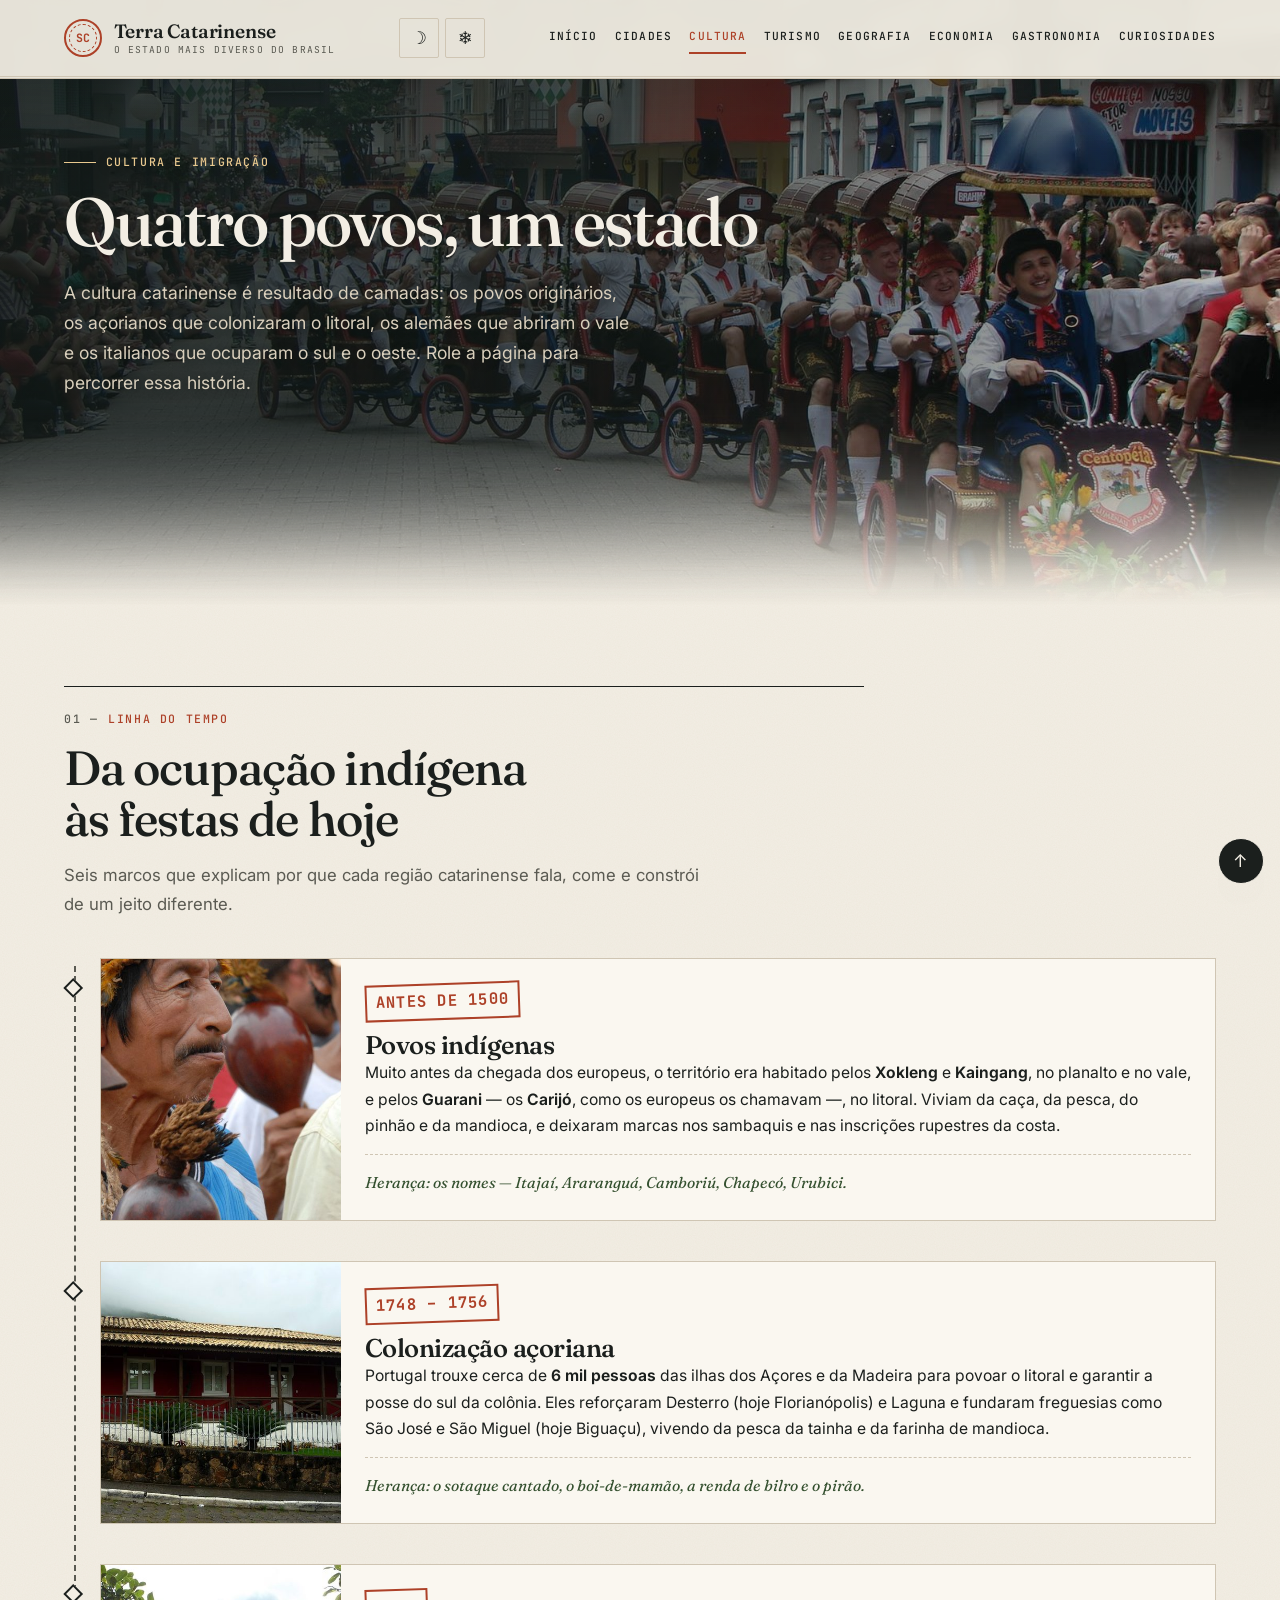
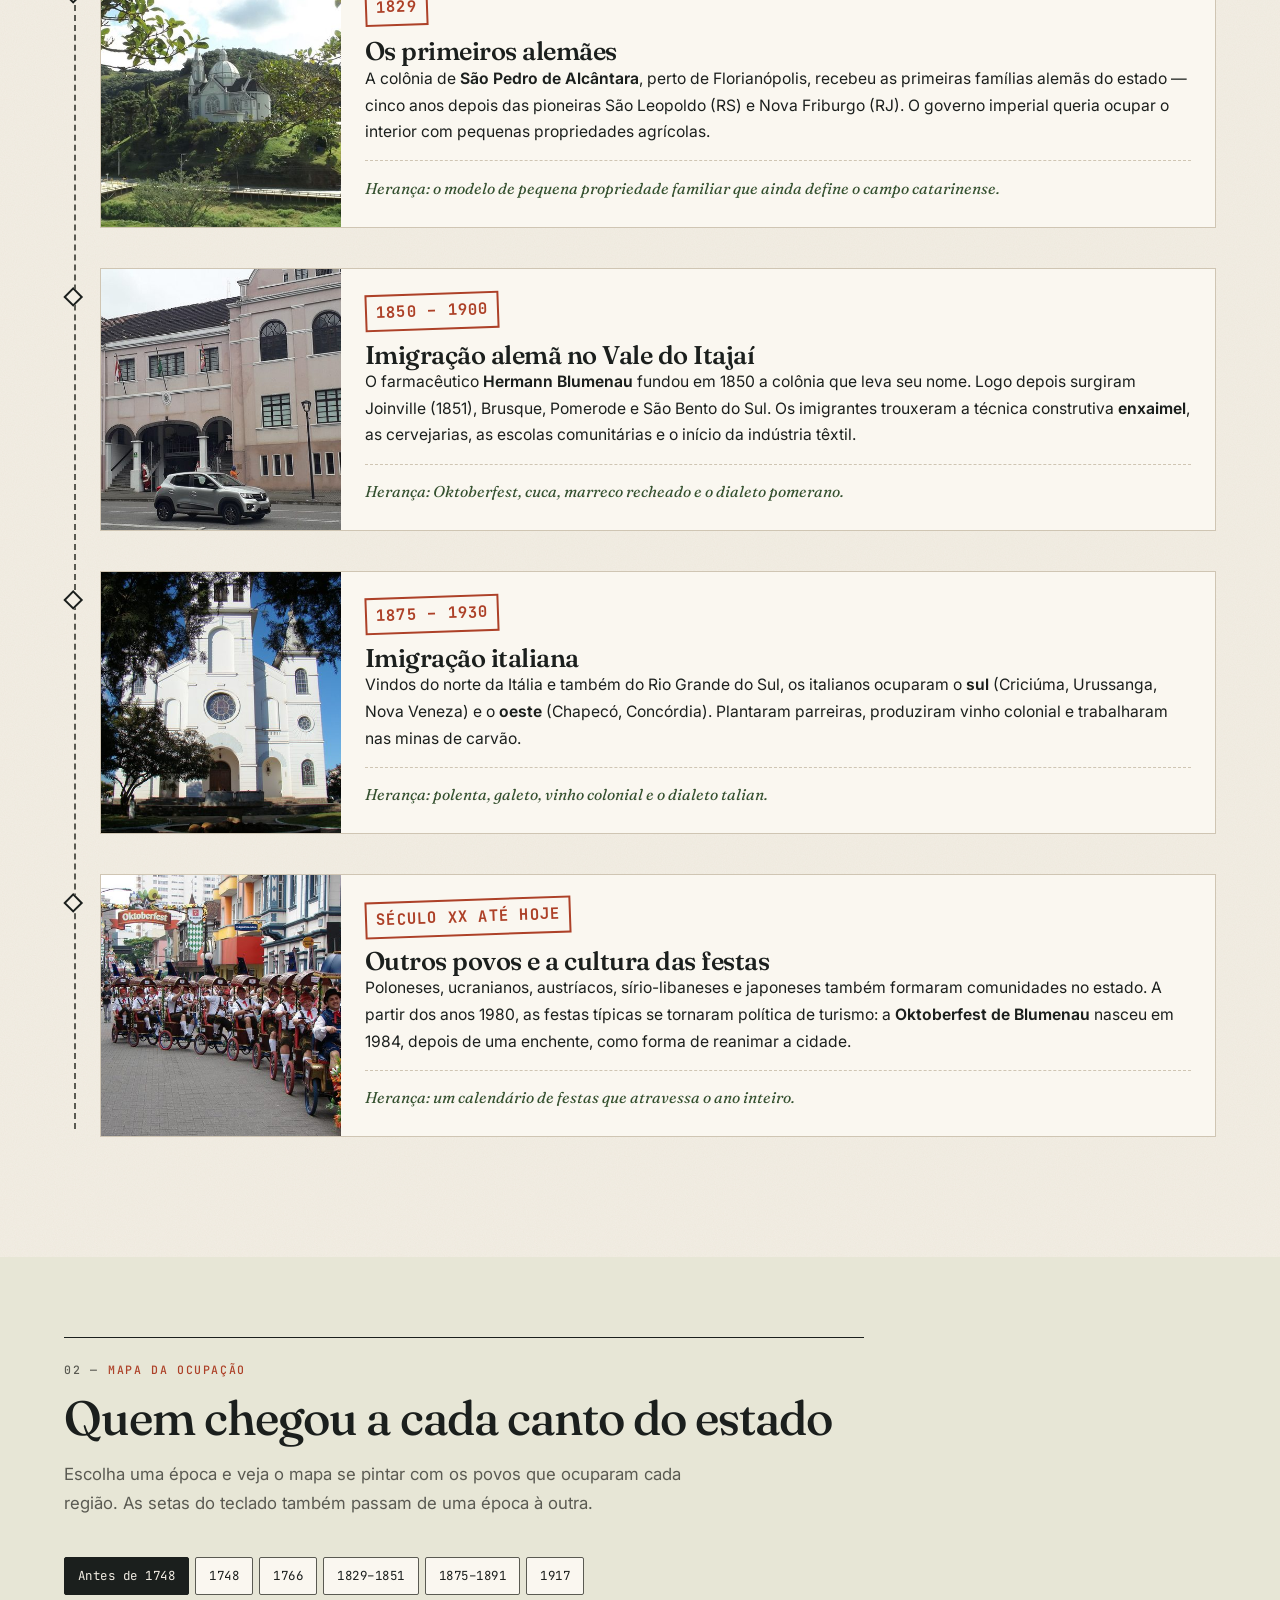
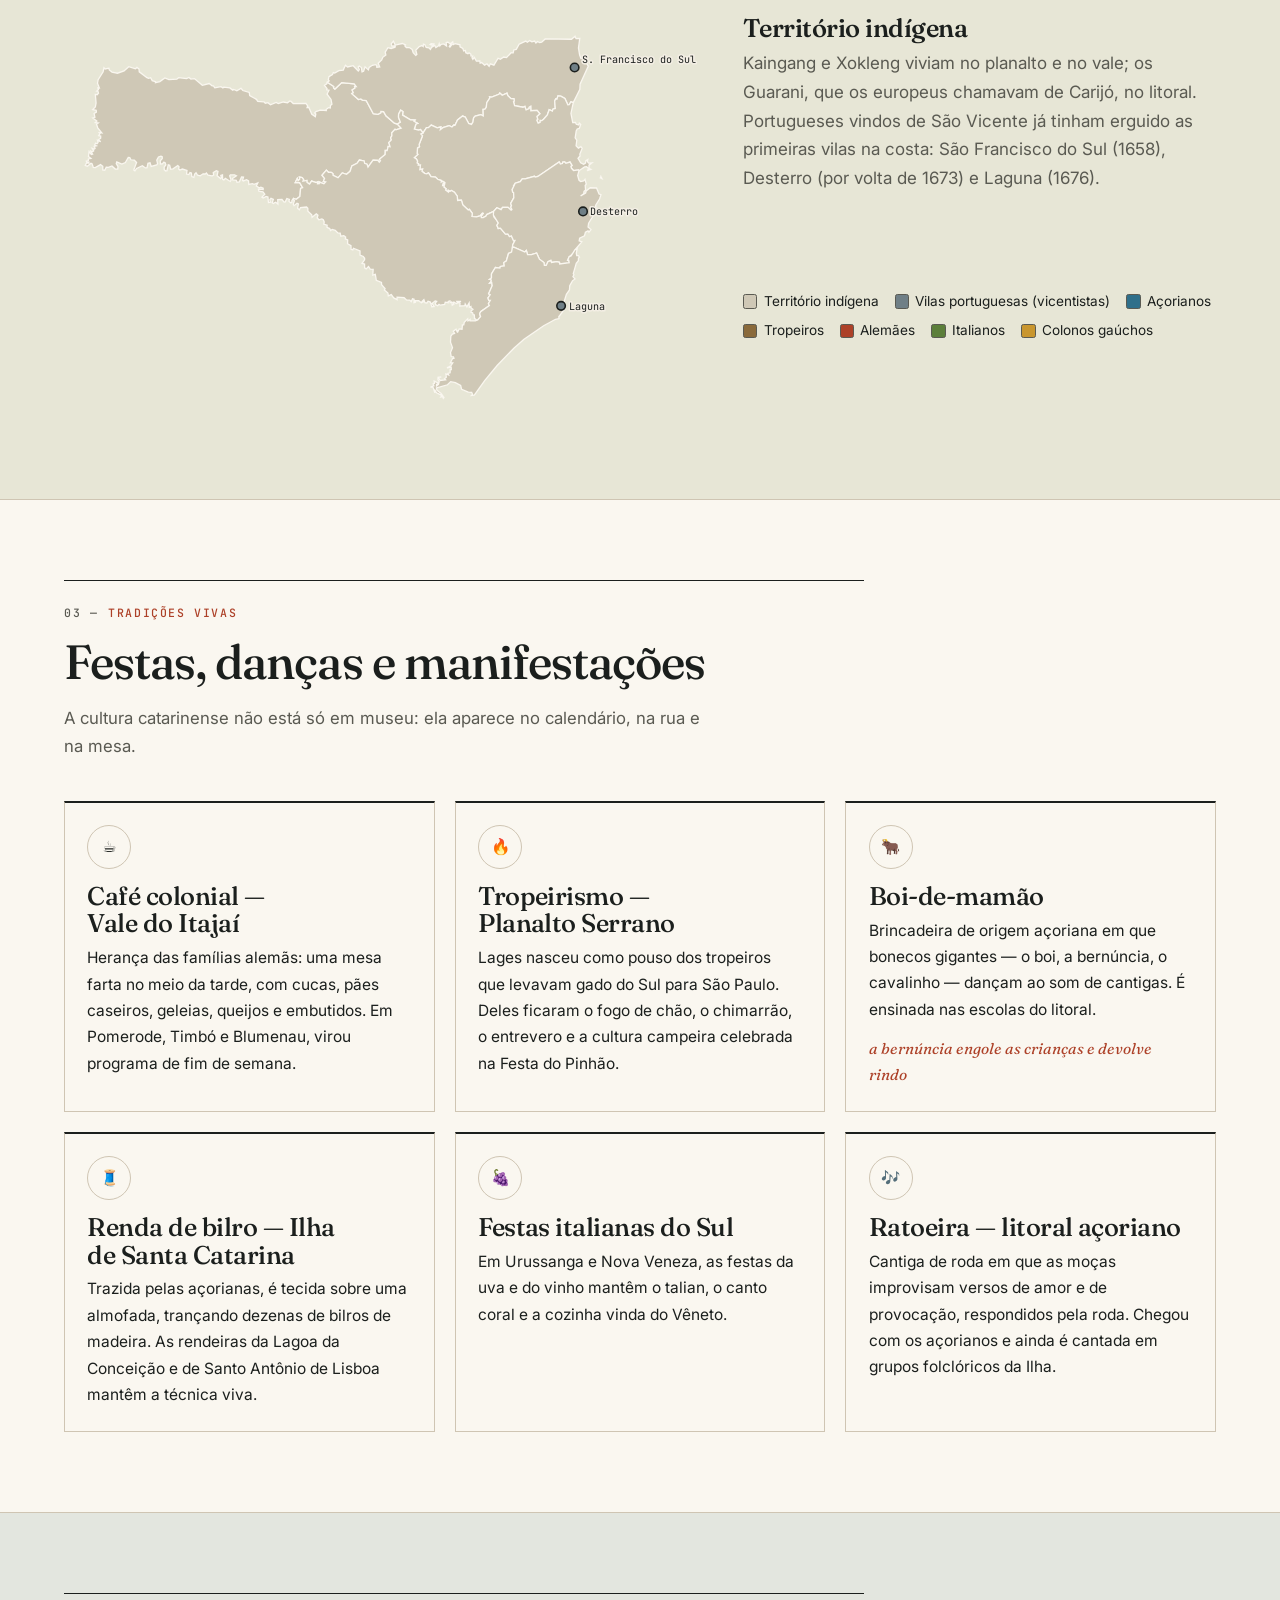
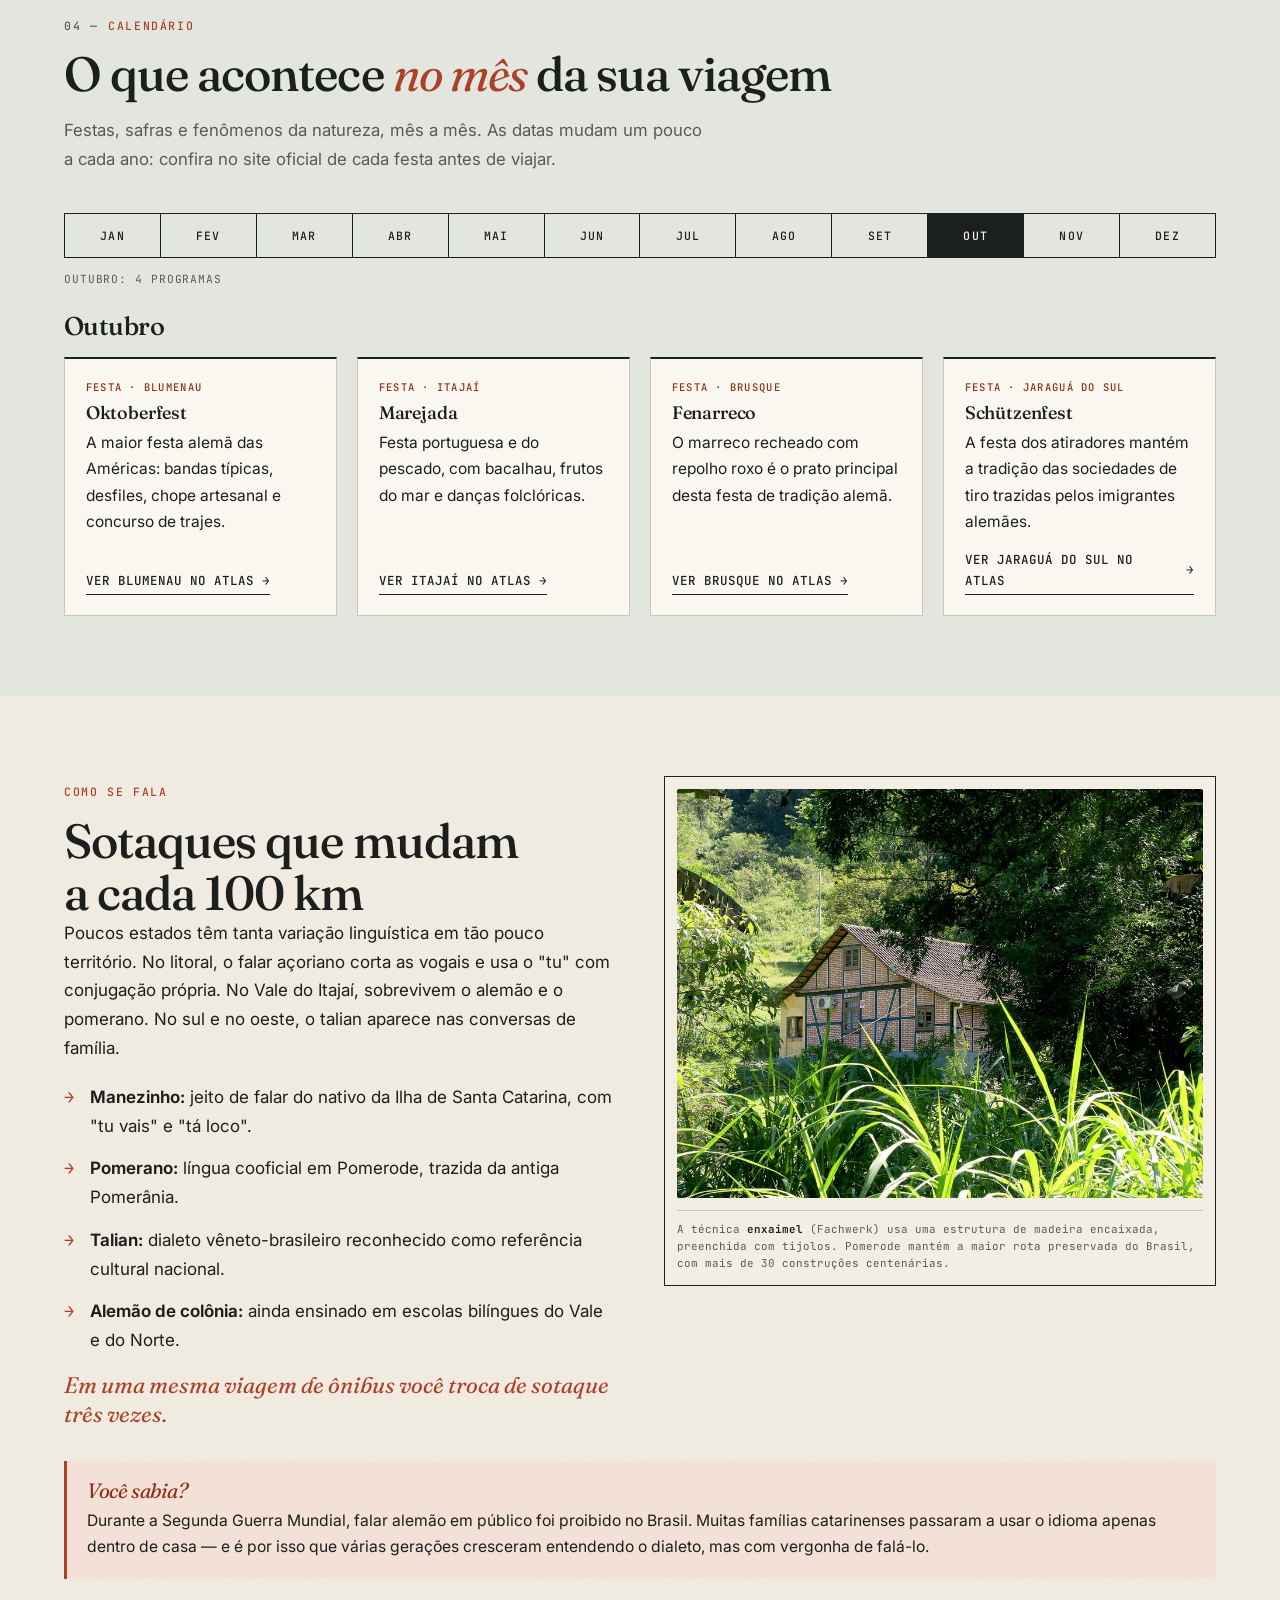
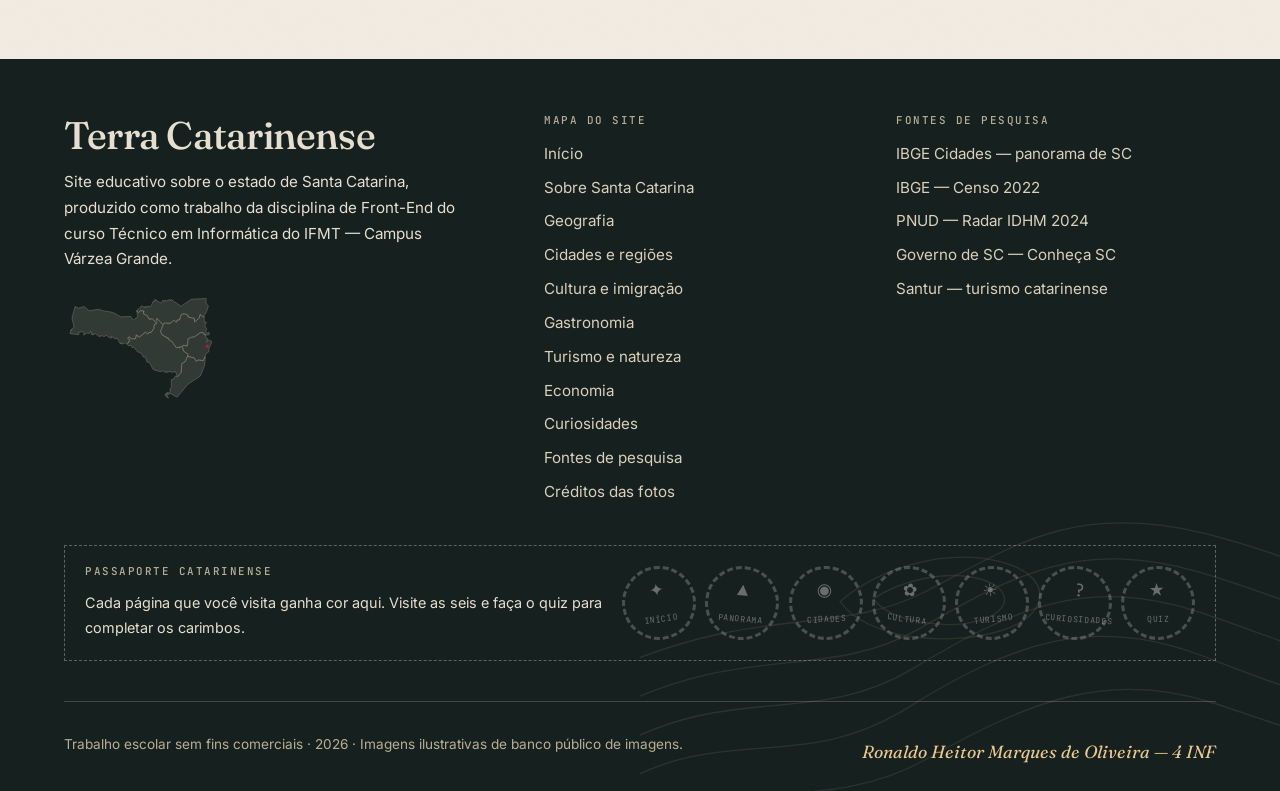
<file: cultura.html>
﻿<!DOCTYPE html>
<html lang="pt-BR">
<head>
  <meta charset="UTF-8">
  <meta name="viewport" content="width=device-width, initial-scale=1">
  <title>Cultura e Imigração em Santa Catarina — Terra Catarinense</title>
  <meta name="description" content="Linha do tempo da ocupação de Santa Catarina: povos indígenas, colonização açoriana, imigração alemã e italiana, festas, danças e tradições.">
  <!-- Prévia do link (WhatsApp, redes sociais). Precisa de endereço absoluto:
       aponta para o GitHub Pages do projeto. -->
  <meta property="og:type" content="website">
  <meta property="og:locale" content="pt_BR">
  <meta property="og:site_name" content="Terra Catarinense">
  <meta property="og:title" content="Cultura e Imigração em Santa Catarina — Terra Catarinense">
  <meta property="og:description" content="Linha do tempo da ocupação de Santa Catarina: povos indígenas, colonização açoriana, imigração alemã e italiana, festas, danças e tradições.">
  <meta property="og:url" content="https://krukki.github.io/terra-catarinense/cultura.html">
  <meta property="og:image" content="https://krukki.github.io/terra-catarinense/assets/litoral/previa-link.jpg">
  <meta property="og:image:width" content="1200">
  <meta property="og:image:height" content="630">
  <meta property="og:image:alt" content="Vista aérea da Guarda do Embaú, no litoral de Santa Catarina.">
  <meta name="twitter:card" content="summary_large_image">
  <meta name="author" content="Ronaldo Heitor Marques de Oliveira — 4 INF — IFMT Campus Várzea Grande">

  <link rel="preconnect" href="https://fonts.googleapis.com">
  <link rel="preconnect" href="https://fonts.gstatic.com" crossorigin>
  <link href="https://fonts.googleapis.com/css2?family=Fraunces:ital,opsz,wght@0,9..144,400..700;1,9..144,400..600&family=Inter:wght@400;500;600;700&family=JetBrains+Mono:wght@400;500;700&display=swap" rel="stylesheet">

  <link rel="icon" type="image/svg+xml" href="assets/favicon.svg?v=2">
  <meta name="theme-color" content="#F3EEE4" media="(prefers-color-scheme: light)">
  <meta name="theme-color" content="#0F1614" media="(prefers-color-scheme: dark)">

  <link rel="stylesheet" href="css/style.css">
  <link rel="stylesheet" href="css/estados.css">

</head>
<body id="topo">

  <a class="pular-conteudo" href="#conteudo">Pular para o conteúdo principal</a>

  <header class="cabecalho cabecalho--transparente">
    <div class="container cabecalho__interno">
      <a class="logo" href="index.html">
        <span class="logo__marca" aria-hidden="true">SC</span>
        <span class="logo__texto">
          Terra Catarinense
          <small>o estado mais diverso do Brasil</small>
        </span>
      </a>

      <div class="cabecalho__botoes">
        <label class="tema-botao" title="Alternar entre tema claro e escuro">
          <input class="tema-botao__caixa" type="checkbox" id="tema"
                 aria-label="Alternar entre tema claro e escuro">
          <span class="tema-botao__icone--claro" aria-hidden="true">&#9789;</span>
          <span class="tema-botao__icone--escuro" aria-hidden="true">&#9788;</span>
        </label>
        <label class="tema-botao neve-botao" title="Fazer nevar nesta página">
          <input class="tema-botao__caixa" type="checkbox" id="neve"
                 aria-label="Fazer nevar nesta página">
          <span aria-hidden="true">&#10052;</span>
        </label>
      </div>

      <button class="menu-botao" type="button" popovertarget="menu-principal">
        <span class="menu-botao__barras" aria-hidden="true"><span></span></span>
        <span class="menu-botao__rotulo menu-botao__rotulo--abrir">Menu</span>
        <span class="menu-botao__rotulo menu-botao__rotulo--fechar">Fechar</span>
      </button>

      <nav class="navegacao" id="menu-principal" popover aria-label="Navegação principal">
        <ul class="navegacao__lista">
          <li><a href="index.html">Início</a></li>
          <li><a href="cidades.html">Cidades</a></li>
          <li><a href="cultura.html" aria-current="page">Cultura</a></li>
          <li><a href="turismo.html">Turismo</a></li>
          <li><a href="panorama.html#geografia">Geografia</a></li>
          <li><a href="panorama.html#economia">Economia</a></li>
          <li><a href="panorama.html#gastronomia">Gastronomia</a></li>
          <li><a href="curiosidades.html">Curiosidades</a></li>
        </ul>
      </nav>
    </div>
  </header>

  <main id="conteudo">

    <section class="hero-pagina hero-pagina--foto">
      <img class="hero-pagina__fundo" src="assets/topo/cultura.jpg"
           alt="Desfile da Oktoberfest de Blumenau: homens em trajes típicos pedalam carrinhos enfeitados entre a multidão."
           width="1600" height="900" decoding="async" fetchpriority="high">
      <div class="container">
        <span class="etiqueta">Cultura e imigração</span>
        <h1>Quatro povos, um estado</h1>
        <p>
          A cultura catarinense é resultado de camadas: os povos originários, os
          açorianos que colonizaram o litoral, os alemães que abriram o vale e os
          italianos que ocuparam o sul e o oeste. Role a página para percorrer
          essa história.
        </p>
      </div>
    </section>


    <section class="secao" id="linha-do-tempo">
      <div class="container">
        <div class="secao__cabecalho revelar">
          <span class="etiqueta">Linha do tempo</span>
          <h2>Da ocupação indígena às festas de hoje</h2>
          <p class="subtitulo-secao">
            Seis marcos que explicam por que cada região catarinense fala, come e
            constrói de um jeito diferente.
          </p>
        </div>

        <div class="linha-tempo">

          <article class="marco revelar">
            <div class="marco__cartao">
              <div class="marco__foto">
                <img src="assets/cultura/guarani.jpg"
                     alt="Homens guarani com cocares de penas tocando maracás durante uma celebração."
                     width="700" height="500" loading="lazy" decoding="async">
              </div>
              <div class="marco__corpo">
                <p class="marco__periodo">Antes de 1500</p>
                <h3>Povos indígenas</h3>
                <p>
                  Muito antes da chegada dos europeus, o território era habitado
                  pelos <strong>Xokleng</strong> e <strong>Kaingang</strong>, no
                  planalto e no vale, e pelos <strong>Guarani</strong> — os <strong>Carijó</strong>, como os europeus os chamavam —, no litoral. Viviam da caça, da pesca, do
                  pinhão e da mandioca, e deixaram marcas nos sambaquis e nas
                  inscrições rupestres da costa.
                </p>
                <p class="marco__heranca">
                  Herança: os nomes — Itajaí, Araranguá, Camboriú, Chapecó, Urubici.
                </p>
              </div>
            </div>
          </article>

          <article class="marco revelar">
            <div class="marco__cartao">
              <div class="marco__foto">
                <img src="assets/litoral/acoriano-casario.jpg"
                     alt="Casa colonial vermelha de janelas brancas e telhado de telha, no Ribeirão da Ilha, em Florianópolis."
                     width="700" height="500" loading="lazy" decoding="async">
              </div>
              <div class="marco__corpo">
                <p class="marco__periodo">1748 – 1756</p>
                <h3>Colonização açoriana</h3>
                <p>
                  Portugal trouxe cerca de <strong>6 mil pessoas</strong> das ilhas
                  dos Açores e da Madeira para povoar o litoral e garantir a posse
                  do sul da colônia. Eles reforçaram Desterro (hoje Florianópolis) e Laguna e fundaram freguesias como São José e São Miguel (hoje Biguaçu), vivendo da pesca da
                  tainha e da farinha de mandioca.
                </p>
                <p class="marco__heranca">
                  Herança: o sotaque cantado, o boi-de-mamão, a renda de bilro e o pirão.
                </p>
              </div>
            </div>
          </article>

          <article class="marco revelar">
            <div class="marco__cartao">
              <div class="marco__foto">
                <img src="assets/cultura/pedro-alcantara.jpg"
                     alt="Igreja matriz de São Pedro de Alcântara, branca e com cúpula, no alto de um morro cercado de mata."
                     width="700" height="500" loading="lazy" decoding="async">
              </div>
              <div class="marco__corpo">
                <p class="marco__periodo">1829</p>
                <h3>Os primeiros alemães</h3>
                <p>
                  A colônia de <strong>São Pedro de Alcântara</strong>, perto de
                  Florianópolis, recebeu as primeiras famílias alemãs do estado —
                  cinco anos depois das pioneiras São Leopoldo (RS) e Nova Friburgo (RJ). O governo
                  imperial queria ocupar o interior com pequenas propriedades
                  agrícolas.
                </p>
                <p class="marco__heranca">
                  Herança: o modelo de pequena propriedade familiar que ainda define o campo catarinense.
                </p>
              </div>
            </div>
          </article>

          <article class="marco revelar">
            <div class="marco__cartao">
              <div class="marco__foto">
                <img src="assets/cultura/blumenau-historico.jpg"
                     alt="Prédio histórico de dois andares, com fachada clara e janelas em arco, no centro de Blumenau."
                     width="700" height="500" loading="lazy" decoding="async">
              </div>
              <div class="marco__corpo">
                <p class="marco__periodo">1850 – 1900</p>
                <h3>Imigração alemã no Vale do Itajaí</h3>
                <p>
                  O farmacêutico <strong>Hermann Blumenau</strong> fundou em 1850 a
                  colônia que leva seu nome. Logo depois surgiram Joinville (1851), Brusque, Pomerode e São Bento do Sul. Os imigrantes
                  trouxeram a técnica construtiva <strong>enxaimel</strong>, as
                  cervejarias, as escolas comunitárias e o início da indústria
                  têxtil.
                </p>
                <p class="marco__heranca">
                  Herança: Oktoberfest, cuca, marreco recheado e o dialeto pomerano.
                </p>
              </div>
            </div>
          </article>

          <article class="marco revelar">
            <div class="marco__cartao">
              <div class="marco__foto">
                <img src="assets/cultura/italianos-videira.jpg"
                     alt="Igreja matriz branca de torre alta, entre árvores, em cidade de colonização italiana."
                     width="700" height="500" loading="lazy" decoding="async">
              </div>
              <div class="marco__corpo">
                <p class="marco__periodo">1875 – 1930</p>
                <h3>Imigração italiana</h3>
                <p>
                  Vindos do norte da Itália e também do Rio Grande do Sul, os
                  italianos ocuparam o <strong>sul</strong> (Criciúma, Urussanga,
                  Nova Veneza) e o <strong>oeste</strong> (Chapecó, Concórdia).
                  Plantaram parreiras, produziram vinho colonial e trabalharam nas
                  minas de carvão.
                </p>
                <p class="marco__heranca">
                  Herança: polenta, galeto, vinho colonial e o dialeto talian.
                </p>
              </div>
            </div>
          </article>

          <article class="marco revelar">
            <div class="marco__cartao">
              <div class="marco__foto">
                <img src="assets/cultura/festa-tipica.jpg"
                     alt="Grupo de pessoas em trajes típicos dançando em festa cultural com bandeirinhas coloridas."
                     width="700" height="500" loading="lazy" decoding="async">
              </div>
              <div class="marco__corpo">
                <p class="marco__periodo">Século XX até hoje</p>
                <h3>Outros povos e a cultura das festas</h3>
                <p>
                  Poloneses, ucranianos, austríacos, sírio-libaneses e japoneses
                  também formaram comunidades no estado. A partir dos anos 1980,
                  as festas típicas se tornaram política de turismo: a
                  <strong>Oktoberfest de Blumenau</strong> nasceu em 1984, depois
                  de uma enchente, como forma de reanimar a cidade.
                </p>
                <p class="marco__heranca">
                  Herança: um calendário de festas que atravessa o ano inteiro.
                </p>
              </div>
            </div>
          </article>
        </div>
      </div>
    </section>

    <section class="secao secao--verde imigracao" id="imigracao">
      <div class="container">
        <div class="secao__cabecalho revelar">
          <span class="etiqueta">Mapa da ocupação</span>
          <h2>Quem chegou a cada canto do estado</h2>
          <p class="subtitulo-secao">
            Escolha uma época e veja o mapa se pintar com os povos que ocuparam
            cada região. As setas do teclado também passam de uma época à outra.
          </p>
        </div>

        <!-- Só CSS: o rádio marcado (#ep-0 a #ep-5) decide, em css/estados.css,
             a cor de cada região, os pinos visíveis e o texto da época. -->
        <div class="imigracao__grade revelar">
          <div class="imigracao__epocas" role="radiogroup" aria-label="Época">
            <input class="imigracao__estado" type="radio" name="epoca" id="ep-0" checked>
            <label for="ep-0">Antes de 1748</label>
            <input class="imigracao__estado" type="radio" name="epoca" id="ep-1">
            <label for="ep-1">1748</label>
            <input class="imigracao__estado" type="radio" name="epoca" id="ep-2">
            <label for="ep-2">1766</label>
            <input class="imigracao__estado" type="radio" name="epoca" id="ep-3">
            <label for="ep-3">1829–1851</label>
            <input class="imigracao__estado" type="radio" name="epoca" id="ep-4">
            <label for="ep-4">1875–1891</label>
            <input class="imigracao__estado" type="radio" name="epoca" id="ep-5">
            <label for="ep-5">1917</label>
          </div>

          <svg class="imigracao__mapa" viewBox="0 0 600 380" aria-hidden="true" focusable="false">
            <path class="imigracao__regiao" id="i-oeste" d="M136.36,64.38L139.14,66.54L140.37,66.51L141.64,68.39L147.45,67.31L149.28,68.52L150.08,67.71L155.76,68.49L158.48,70.56L159.54,69.85L162.36,71.13L166.21,68.94L167.96,70.92L174.01,72.78L174.41,75.76L180.71,79.21L181.97,81.08L187.74,81.55L189.07,82.86L191.56,82.35L193.93,84.37L199.24,82.17L201.27,83.29L205.96,81.72L209.95,82.48L211.78,80.94L212.98,80.97L215.28,83.15L227.25,82.95L228.86,85.33L228.32,86.9L229.88,86.66L232.75,93.25L236.06,95.45L236.52,92.92L235.44,91.99L236.66,90.76L240.57,89.29L246.38,89.66L246.2,88.67L248.47,86.96L250.12,87.3L250.24,84.99L251.65,83.77L250.83,79.3L247.12,74.26L248.89,70.63L246.75,70.27L247.07,69.11L244.71,66.19L246.94,64.55L247.36,63.12L253.45,67.14L253.18,68.32L254.43,69.53L260.85,63.5L272.56,64.72L274.48,67.23L273,67.28L273.38,68.64L270.63,70.35L271.7,72.93L270.32,73.87L276.63,79.45L278.76,78.87L280.29,79.95L283.85,80.3L290.52,92.71L294.9,93.31L297.47,91.88L297.64,90.49L300.19,90.75L302.38,94.63L310.35,101.56L313.19,102.45L316.68,106.36L311.82,107.87L310.93,107.3L307.87,110.62L307.95,113.53L306.79,115.36L307.49,117.33L305.09,119.93L306.29,123.65L304.5,123.46L303.51,127.34L301.78,127.18L301.68,130.99L296.23,135.53L297.24,136.8L296.13,138.23L294.75,136.47L290.3,136.26L285.53,142.85L284.59,140.08L282.35,139.28L281.9,137.07L277.44,136.24L275.25,139.35L270.37,141.7L268.73,146.81L265.41,149.65L261.35,148.32L257.41,152.91L252.73,150.5L252.56,148.95L250.99,147.72L248.37,147.75L246.42,145.74L242.31,150.53L244.72,153.49L243.59,156.36L245.78,156.71L244.11,158.56L239.79,156.89L239.75,158.38L238.15,158.46L238.36,156.76L236.94,157.41L232.52,156.02L230.65,158.8L228.24,157.29L228.11,155.44L224.44,156.02L225.06,154.55L223.67,152.66L221.1,152.14L221.46,154.14L219.88,155.75L219.11,153.54L217.21,157.35L221.34,157.43L224.13,162.16L222.21,162.84L221.59,170.47L218.11,173.16L215.55,172.29L214.06,174.19L213.96,176.09L212.87,176.39L211.29,174.94L211.67,173.26L209.33,172.36L207.82,175.49L206.81,175.73L204.73,173.27L200.71,173.45L200.9,177.56L198.82,175.86L196.59,177L195.54,176.28L196.61,173.2L194.39,172.11L193.34,173.36L193.91,175.78L192.05,176.16L191.54,170.86L189.81,170.35L187.08,171.99L185.89,171.13L188.61,168.26L186.84,166.03L183.04,165.47L182.67,163.59L187.09,163.9L187.07,162.59L184.92,161.69L183.39,162.28L180.7,160.66L182,157.81L178.53,159.11L176.87,158.4L173.57,159.11L173.36,155.78L171.53,154.7L168.43,155.87L167.74,155.37L168.58,152.28L166.76,152.11L164.72,156.75L162.49,157.19L161.82,155.35L158.54,154.88L158.31,153.59L161.97,151.04L160.17,150.08L156.25,150.2L155.61,151.02L156.92,154.97L156.16,156.35L151.53,153.33L150.17,154.9L149.01,154.28L148.86,150.2L147.3,150.77L147.84,152.96L147.14,153.67L143.82,150.89L144.61,146.82L143.04,146.26L140.21,148L140.52,150.5L139.04,151.16L135.23,150.48L133.74,148.37L132.78,149.34L130.56,149.17L127.98,151.02L125.47,150.51L124.01,148.15L122.71,149.35L121.93,152.58L120.08,151.76L119.62,148.45L118.31,148.05L117.23,149.88L115.12,149.36L115.52,145.96L111.17,144.68L108.65,145.6L107.71,144.68L108.05,142.49L106.88,141.41L102.38,144.5L100.22,144.83L99.25,141.09L97.96,140.77L96.7,146.21L95.51,146.59L94.18,145.25L94.08,142.96L95.66,140.79L94.86,138.54L93.6,138.19L92.51,139.74L90.56,139.91L90.46,136.94L92.32,134.9L92.22,133.09L91.08,132.68L88.72,133.39L87.12,136.29L87.93,139.76L87.02,140.88L81.88,142.19L80.81,138.82L78.85,139.25L77.99,143.38L76.52,143.64L73.57,141.56L68.16,144.14L66.58,146.32L65.55,145.6L68.17,138.53L66.01,136.3L62.82,135.98L61.79,133.88L60.36,133.86L57.65,138.58L54.34,139.94L49.55,137.92L49.1,139.59L50.73,142.49L50.44,144.79L48.21,144.66L45.04,141.76L41.72,143.19L39.68,143.04L38.24,145.78L36.45,145.45L36.42,142.1L34.32,140.51L29.37,143.38L27.54,143.25L26.34,139.69L25.3,139.21L21.93,142.03L20,141.31L21.22,138.88L23.3,139.12L23.38,138.16L21.48,138.36L20.97,137.3L22.84,136.71L22.89,135.25L25.3,134.79L23,132.96L23.54,128.4L25.68,131.08L26.87,130.68L24.47,127.21L26.24,128.9L27.89,127.6L26.42,125.3L28.47,125.91L29.2,125.19L28.4,123.51L30.45,122.86L28.85,122.08L29.74,120.35L31,120.98L31.98,119.83L31.46,117.77L34.43,119.07L32.38,117.17L34.44,115.78L34.45,113.75L32.61,113.35L33.85,111.39L33.15,110.5L35.55,110.71L31.69,105.97L30.57,102.54L32.2,101.44L29.41,101.01L30.85,99.57L27.03,96.67L29.03,96.12L28.26,92.47L30.44,91.16L30.26,89.55L27.02,88.86L29.45,86.47L30.13,82.53L29.44,74.61L31.14,74.88L32.41,73.4L31.9,71.77L30.71,71.48L32.35,69.96L31.81,68.5L33.22,68.64L31.46,63.97L32.08,60.71L36.76,53.3L37.52,49.5L38.68,50.68L42.17,50L42.54,51.67L45.05,53.65L50.23,54.68L56.42,52.47L60.81,48.59L67.12,50.48L68.52,49.23L70.46,50.8L70.69,53.36L77.93,58.88L79.47,59.55L81.35,58.9L82.85,61.65L85.86,62.67L85.86,63.63L90.04,62.54L94.71,59.18L98.51,60.65L105.97,60.24L107.68,58.87L115.08,59.79L117.36,58.64L119.17,60.17L122.46,59.7L129.93,66.03L136.36,64.38Z"><title>Oeste</title></path>
            <path class="imigracao__regiao" id="i-norte" d="M484.43,22.09L483.21,30.96L484.32,37.62L485.52,40.66L490.69,41.21L490.44,44.84L492.48,48.03L484.73,64.95L484.54,69.77L478.32,82.32L476.17,81.56L474.52,84.13L473.23,84.32L470.47,78.37L466.64,76.19L463.95,76L462.98,79.05L461.97,78.77L460.89,80.59L461.46,87.81L459.19,88.5L458.75,90.2L455.76,88.96L454.03,93.76L450.45,97.89L448.78,99.23L447.34,99.1L447.26,100.72L445.35,101.67L444.06,98.72L444.98,97.86L444.16,95.3L446.95,92.76L444.37,89.5L438.46,89.89L438.37,85.77L436.95,86.66L436.96,87.97L434.01,89.21L432.89,85.81L431.12,86.62L423.27,85.17L422.17,81.51L422.95,80.65L422.55,78.66L419.92,78.58L416.9,75.76L416.07,73.48L411.58,75.42L409.3,73.29L408.51,74.44L401.69,77.06L399.72,76.82L399.91,78.11L397.09,82.39L396.66,86.76L395.42,88.45L393.63,88.69L393.81,94.83L391.58,93.64L386.26,94.88L384.72,96.65L384.14,100.5L382.73,102.77L380.13,101.86L376.84,95.83L374.4,94.95L369.62,98.6L367.27,103.53L366.2,103.37L364.41,105.24L361.79,103.91L355.9,105.79L353.46,107.76L353.96,105.15L350.56,105.99L344.98,103.42L342.28,105.88L340.45,105.82L337.25,110.75L334.84,107.64L333,108.19L329.04,107.17L330.57,102.36L332.2,101.8L328.58,99.74L329.61,98.65L325.41,98.4L317.98,94.06L318.36,90.65L316.2,89.32L314.29,93.09L314.18,96L315.97,100.68L313.19,102.45L310.35,101.56L302.38,94.63L300.19,90.75L297.64,90.49L297.47,91.88L294.9,93.31L290.52,92.71L283.85,80.3L280.29,79.95L278.76,78.87L276.63,79.45L270.32,73.87L271.7,72.93L270.63,70.35L273.38,68.64L273,67.28L274.48,67.23L272.56,64.72L260.85,63.5L254.43,69.53L253.18,68.32L253.45,67.14L247.36,63.12L249.07,61.8L248.28,60.88L248.84,58L252.17,56.03L252.96,54.06L254.31,54.61L258.14,52.29L262.28,51.71L264.33,47.17L266.34,48.82L271.58,47.62L276.4,52.65L277.38,51.27L276.32,48.81L277.29,47.87L279.34,49.37L279.92,53.33L281.37,52.81L282.81,48.63L285.89,51.53L286.58,49.24L289.59,47.28L292.46,46.61L293.67,47.08L293.82,49.1L296.54,48.84L295.14,45.34L298.43,42.19L299.42,39.78L302.31,37.66L301.7,34.82L304.27,30.67L307.21,31.45L310.97,30.26L311.21,28.94L307.97,29.18L307.36,27.13L309.39,24.61L311.11,28.24L317.7,26.79L320.76,28.09L320.18,29.03L321.56,30.63L324.37,30.57L326.99,32.33L327.97,35.49L330.39,37.91L331.44,37.1L330.49,32.95L333.47,29.86L336.13,28.69L337.36,29.59L337.65,27.46L338.97,27.96L340.19,30.46L342.77,30.91L344.12,32.29L346.34,28.45L343.93,27.66L344.83,26.93L347.5,27.07L346.59,29.63L348.22,28.64L349.24,30.58L351.79,28.87L352.44,26.93L353.01,28.95L354.04,27.69L356.6,27.12L359.25,28.97L358.93,25.77L360.49,25.55L363.18,27.17L361.88,29.75L362.47,30.24L364.52,27.49L363.39,26.59L365.13,25.3L365.67,27.73L367.39,26.96L371.91,27.99L371.98,29.89L374.55,31.36L375.42,33.76L377.03,33.32L377.39,35.42L379.44,36.31L380.47,35.49L382.19,36.88L382.21,38.45L383.95,38.59L383.2,40.13L384.05,41.57L385.36,39.88L387.34,43.38L390.57,43.11L390.84,45.26L392.33,44.65L395.07,47.11L397.22,45.79L399.31,48.16L400.49,45.86L403.81,47.08L407.72,40.64L409.84,41.69L413.06,39.46L415.65,39.99L420,35.41L421.91,35.54L422.51,32.82L424.8,32.24L427.51,27.45L433.66,24.47L435.2,25.67L437.53,24.04L439.44,25.23L442.04,24.46L443.23,26.3L444.7,24.87L446.72,25.99L448.66,25.57L452.01,22.49L476.68,22.78L480.02,20L480.93,22.19L484.43,22.09Z"><title>Norte</title></path>
            <path class="imigracao__regiao" id="i-vale" d="M478.32,82.32L476.16,92.42L477.83,101L480.32,100.8L481.19,102.61L483.47,103.33L484.06,101.65L485.33,102.8L484.04,106.37L482.08,107.04L481.08,109.01L480.12,115.43L481.66,117.65L480.98,122.75L483.2,125L485.48,123.68L486.7,125.31L484.52,130.65L484.71,132.46L482.78,134.6L485.29,138.9L488.06,140.17L489.82,139.11L490.23,136.79L491.97,135.81L491.59,137.57L492.81,139.05L495.88,138.76L493.1,141.02L493.14,144.07L494.87,144.98L491.41,146.09L492.93,144.51L490.88,142.57L489.02,142.74L483.72,146.25L483.28,145.5L478.56,146.09L476.57,143.96L476.11,142.11L477.18,141.39L475.29,138.17L471.38,139.31L470.3,138L468.47,138.08L468.08,139.56L466.22,139.96L465.13,138.01L445.1,151.66L442.68,152.18L441.94,151.52L433.15,153.95L430.42,153.84L428.52,156.54L423.8,158.05L422.17,160.43L422.58,161.56L421.01,163.86L421.37,166.25L422.28,166.86L422.5,171.79L419.56,176.92L420.3,179.19L419.62,180.45L420.73,182.73L419.96,183.37L417.05,180.71L411.92,180.69L410.52,182.77L406.54,181.06L403.52,184.5L397.06,187.43L396.41,188.83L393.75,190.35L392.02,190.39L391.89,188.96L393.69,186.41L392.93,186.21L390.81,188.65L387.42,189.7L383.13,189.28L383.54,186.4L380.76,182.58L379.71,183.07L374.6,178.36L373.25,173.83L369.73,174.19L369.38,170.15L366.72,166.45L363.86,164.78L362.47,165.69L361.03,164.79L360.98,166.35L358.4,164.4L358.93,163.11L356.91,161.73L356.99,160.15L355.6,160.16L356.12,157.93L357.43,158.66L357.59,157.29L355.7,156.09L354.31,156.91L354.38,155.49L351.02,154.27L348.9,152.19L344.71,151.82L342.39,148.22L340.82,149.22L338.77,148.72L336.18,146.76L336.76,144.69L334.22,145.27L334.79,141.05L332.67,141.02L332.96,139.57L331.66,138.95L332.08,137.21L330.97,135.14L329.02,133.95L332.35,130.9L331.69,130.04L332.05,124.78L333.91,123.62L333.51,121.58L336.71,113.47L335.14,111.73L337.25,110.75L340.45,105.82L342.28,105.88L344.98,103.42L350.56,105.99L353.96,105.15L353.46,107.76L355.9,105.79L361.79,103.91L364.41,105.24L366.2,103.37L367.27,103.53L369.62,98.6L374.4,94.95L376.84,95.83L380.13,101.86L382.73,102.77L384.14,100.5L384.72,96.65L386.26,94.88L391.58,93.64L393.81,94.83L393.63,88.69L395.42,88.45L396.66,86.76L397.09,82.39L399.91,78.11L399.72,76.82L401.69,77.06L408.51,74.44L409.3,73.29L411.58,75.42L416.07,73.48L416.9,75.76L419.92,78.58L422.55,78.66L422.95,80.65L422.17,81.51L423.27,85.17L431.12,86.62L432.89,85.81L434.01,89.21L436.96,87.97L436.95,86.66L438.37,85.77L438.46,89.89L444.37,89.5L446.95,92.76L444.16,95.3L444.98,97.86L444.06,98.72L445.35,101.67L447.26,100.72L447.34,99.1L448.78,99.23L450.45,97.89L454.03,93.76L455.76,88.96L458.75,90.2L459.19,88.5L461.46,87.81L460.89,80.59L461.97,78.77L462.98,79.05L463.95,76L466.64,76.19L470.47,78.37L473.23,84.32L474.52,84.13L476.17,81.56L478.32,82.32Z"><title>Vale do Itajaí</title></path>
            <path class="imigracao__regiao" id="i-serra" d="M337.25,110.75L335.14,111.73L336.71,113.47L333.51,121.58L333.91,123.62L332.05,124.78L331.69,130.04L332.35,130.9L329.02,133.95L330.97,135.14L332.08,137.21L331.66,138.95L332.96,139.57L332.67,141.02L334.79,141.05L334.22,145.27L336.76,144.69L336.18,146.76L338.77,148.72L340.82,149.22L342.39,148.22L344.71,151.82L348.9,152.19L351.02,154.27L354.38,155.49L354.31,156.91L355.7,156.09L357.59,157.29L357.43,158.66L356.12,157.93L355.6,160.16L356.99,160.15L356.91,161.73L358.93,163.11L358.4,164.4L360.98,166.35L361.03,164.79L362.47,165.69L363.86,164.78L366.72,166.45L369.38,170.15L369.73,174.19L373.25,173.83L374.6,178.36L379.71,183.07L380.76,182.58L383.54,186.4L383.13,189.28L387.42,189.7L390.81,188.65L392.93,186.21L393.69,186.41L391.89,188.96L392.02,190.39L393.75,190.35L396.41,188.83L397.06,187.43L403.52,184.5L403.83,189.77L406.96,193.09L407.9,195.43L406.62,197.48L407.87,200.54L409.89,200.24L414.67,205.89L416.85,205.7L418.44,208.05L420.2,207.4L422.25,211.96L423.54,211.82L421.41,215.96L421.21,221.12L420.36,222.69L417.51,224.05L415.44,231.06L413.12,232.53L413.51,235.63L409.82,236.2L409.43,237.69L405.23,237.2L401.5,243.24L401.52,247.08L399.72,248.42L401.2,248.66L401.35,249.88L399.94,251.7L401.74,251.28L402.2,254.27L398.85,261.77L400.34,262.78L398.24,265.81L398.83,267.92L400.41,267.99L398.64,271.17L399.56,272.89L391.33,278.69L390.42,280.59L391.28,283.38L388.56,286.37L386.21,287.37L387.2,286.35L385.59,284.91L385.4,281.7L384.27,281.56L383.79,279.63L382.37,279.44L382.35,278.01L384.11,276.37L382.37,275.16L382.22,273.87L380.69,274.6L380.52,270.43L378.43,274.12L376.86,271.4L376.53,272.97L371.73,273.34L372,270.76L370.74,269.99L372.83,268.94L368.91,268.98L369.76,270.42L368.38,270.94L366.24,269.6L365.37,270.29L366.25,271.62L364.7,272.65L364.14,269.55L362.81,270.07L362.5,268.5L360.92,269L360.93,270.17L358.12,269.73L357.51,271.9L353.46,272.56L352.26,271.74L351.01,273.11L349.08,272.1L348.7,270.75L350.05,269.02L348.61,268.51L345.72,270.8L347.57,273.8L345.5,274.01L344.1,269.66L341.91,268.83L340.79,270.51L339.03,270.18L338.04,267.3L336.5,268.77L337.74,269.18L335.67,270.18L333.21,268.4L329.88,268.35L330.07,269.92L328.72,270.2L328.82,266.96L327.36,266.56L326.14,269.18L324.75,267.75L321.93,267.83L319.44,265.54L312.85,265.08L312.87,267.34L309.75,265.72L307.36,262.63L304.62,263.78L304.26,261.09L300.97,258.27L301.57,256.9L298.32,253.32L298.2,251.25L293.36,249.22L292.39,243.61L290.02,244.3L290.39,238.86L287.61,238.63L286.01,236.24L283.81,238.44L282.37,237.54L282.31,233.97L279.92,233.31L282.35,229.91L282.36,228.48L281.09,226.76L278.04,225.51L278.05,221.63L271.88,219.07L271.25,220.68L269.64,220.17L269.55,216.71L266.36,214.83L266.46,211.17L264.27,210.27L264.53,208.64L262.82,207.23L260.04,207.72L259.39,204.82L257.24,204.69L254.78,202.3L251.9,201.46L250.38,202.43L249.56,200.6L247.04,199.45L247.14,197.42L243.95,196.4L244.45,194.53L243.56,192.33L242.18,191.54L239.41,192.33L237.83,190.46L238.52,188.12L236.96,186.8L233.01,190.02L232.69,187.57L229.08,184.33L228.99,181.56L227.81,180.35L222.16,180.85L221.07,182.89L219.43,181.42L220.14,177.47L218.84,176.81L216.08,179.06L215.33,177.72L216.44,174.48L215.3,173.32L215.55,172.29L218.11,173.16L221.59,170.47L222.21,162.84L224.13,162.16L221.34,157.43L217.21,157.35L219.11,153.54L219.88,155.75L221.46,154.14L221.1,152.14L223.67,152.66L225.06,154.55L224.44,156.02L228.11,155.44L228.24,157.29L230.65,158.8L232.52,156.02L236.94,157.41L238.36,156.76L238.15,158.46L239.75,158.38L239.79,156.89L244.11,158.56L245.78,156.71L243.59,156.36L244.72,153.49L242.31,150.53L246.42,145.74L248.37,147.75L250.99,147.72L252.56,148.95L252.73,150.5L257.41,152.91L261.35,148.32L265.41,149.65L268.73,146.81L270.37,141.7L275.25,139.35L277.44,136.24L281.9,137.07L282.35,139.28L284.59,140.08L285.53,142.85L290.3,136.26L294.75,136.47L296.13,138.23L297.24,136.8L296.23,135.53L301.68,130.99L301.78,127.18L303.51,127.34L304.5,123.46L306.29,123.65L305.09,119.93L307.49,117.33L306.79,115.36L307.95,113.53L307.87,110.62L310.93,107.3L311.82,107.87L316.68,106.36L313.19,102.45L315.97,100.68L314.18,96L314.29,93.09L316.2,89.32L318.36,90.65L317.98,94.06L325.41,98.4L329.61,98.65L328.58,99.74L332.2,101.8L330.57,102.36L329.04,107.17L333,108.19L334.84,107.64L337.25,110.75Z"><title>Planalto Serrano</title></path>
            <path class="imigracao__regiao" id="i-litoral" d="M504.28,151.67L505.34,153.78L503.78,153.03L504.28,151.67ZM483.72,146.25L482.47,150.65L483.76,155.22L485.32,156.43L488.08,155.85L489.36,154.37L490.53,158.84L489.54,160.19L489.91,164.4L488.45,165.55L488.19,167.81L485.28,169.94L489.91,167.21L490.48,165.27L494.27,162.27L500.18,162.49L502.57,168.12L504.36,168.78L503.03,172.81L499.39,178.69L499.33,181.66L500.53,181.62L498.8,185.81L492.76,195.6L492.22,199.1L494.97,201.5L493.02,203.95L492.22,202.75L489.76,204.03L488.85,207.49L484.32,209.59L483.9,212.04L486.34,213.05L479.58,221.09L478.9,223.22L474.46,227.1L473.07,230.53L474.14,230.55L474.49,232.73L465.58,233.81L465.37,232.31L462.89,231.66L457.92,232.46L457.26,230.57L454.54,231.71L452.96,235.19L451.23,235.25L450.83,232.56L446.53,229.35L443.92,223.49L439.18,225.16L435.45,225.07L434.26,221.23L432.84,222.64L422.51,218.01L421.16,218.5L421.41,215.96L423.54,211.82L422.25,211.96L420.2,207.4L418.44,208.05L416.85,205.7L414.67,205.89L409.89,200.24L407.87,200.54L406.62,197.48L407.9,195.43L403.29,187.88L403.52,184.5L406.54,181.06L410.52,182.77L411.92,180.69L417.05,180.71L419.96,183.37L420.73,182.73L419.62,180.45L420.3,179.19L419.56,176.92L422.5,171.79L422.28,166.86L421.37,166.25L421.01,163.86L423.8,158.05L428.52,156.54L430.42,153.84L433.15,153.95L441.94,151.52L442.68,152.18L445.1,151.66L465.13,138.01L466.22,139.96L468.08,139.56L468.47,138.08L470.3,138L471.38,139.31L475.29,138.17L477.18,141.39L476.11,142.11L476.57,143.96L478.56,146.09L483.28,145.5L483.72,146.25Z"><title>Litoral e Grande Florianópolis</title></path>
            <path class="imigracao__regiao" id="i-sul" d="M482.11,218.96L481.17,223.6L481.6,226.05L483.11,226.12L484.13,227.48L483.22,228.37L483.15,230.76L481.14,233.19L478.35,242.9L478.94,244.01L478.02,245.8L479.93,247.89L477.56,249.69L475.02,254.2L474.77,258.28L471.88,262.32L469.19,270.96L469.51,273.62L470.87,275.28L464.75,283.45L464.99,285.12L461.67,285.79L450.51,291.83L432.08,304.63L422.77,312.73L406.82,329.19L395.12,343.34L385.38,357.05L382.79,357.4L383.76,356.33L382.91,354.44L379.76,354.24L373.49,351.66L372.58,347.83L367.63,345.29L363.21,344.38L360.22,347.32L349.82,350.23L350.23,352.42L354.23,355.58L356.82,359.27L356.28,360L355.4,358.4L353.89,358.75L354.73,357.22L349.94,354.89L348.6,352.67L348.33,354.88L346.49,349.31L344.24,349.44L347.42,348.33L346.78,346.49L347.97,346L347.7,343.87L351.65,345.77L349.9,347.02L349.92,348.37L351.72,346.92L352.4,344.34L351.21,342.55L351.33,340.39L354.31,340.02L351.88,340.95L353.42,343.29L358.37,342.68L357.37,341.68L359.11,340.17L358.72,337.17L361.3,338.16L360.6,336.58L362.66,336.09L362.73,332.91L363.8,332.98L363.69,330.82L359.76,331.43L363.37,329.57L365.16,326.72L362.93,326.66L365.01,322.71L366.31,322.43L365.79,321.07L363.69,320.78L363.01,317.04L364.91,312.45L363.04,307.32L363.34,301.7L364.83,299.68L366.85,299.04L365.7,297.05L368.24,295.24L369.03,297.09L370.32,296.21L369.49,298.41L371.27,294.77L373.87,295.11L374.21,291.06L375.46,291.05L375.94,288.76L379.18,285.46L379.44,287.4L381.45,286.03L381.45,287.21L386.21,287.37L388.56,286.37L391.28,283.38L390.42,280.59L391.33,278.69L399.56,272.89L398.64,271.17L400.41,267.99L398.83,267.92L398.24,265.81L400.34,262.78L398.85,261.77L402.2,254.27L401.74,251.28L399.94,251.7L401.35,249.88L401.2,248.66L399.72,248.42L401.52,247.08L401.5,243.24L405.23,237.2L409.43,237.69L409.82,236.2L413.51,235.63L413.12,232.53L415.44,231.06L417.51,224.05L420.36,222.69L421.16,218.5L422.51,218.01L432.84,222.64L434.26,221.23L435.45,225.07L439.18,225.16L443.92,223.49L446.53,229.35L450.83,232.56L451.23,235.25L452.96,235.19L454.54,231.71L457.26,230.57L457.92,232.46L462.89,231.66L465.37,232.31L465.58,233.81L474.49,232.73L474.14,230.55L473.07,230.53L474.46,227.1L476.24,226.31L479.58,221.09L482.11,218.96Z"><title>Sul</title></path>
            <g class="imigracao__pino" data-desde="0" data-povo="vicentista" transform="translate(479.6 49.3)"><circle r="4"></circle><text x="7" y="-4" text-anchor="start">S. Francisco do Sul</text></g>
            <g class="imigracao__pino" data-desde="0" data-povo="vicentista" transform="translate(487.5 184.5)"><circle r="4"></circle><text x="7" y="3.5" text-anchor="start">Desterro</text></g>
            <g class="imigracao__pino" data-desde="0" data-povo="vicentista" transform="translate(466.9 273.2)"><circle r="4"></circle><text x="7" y="3.5" text-anchor="start">Laguna</text></g>
            <g class="imigracao__pino" data-desde="2" data-povo="tropeiro" transform="translate(330.4 206.6)"><circle r="4"></circle><text x="-7" y="3.5" text-anchor="end">Lages</text></g>
            <g class="imigracao__pino" data-desde="3" data-povo="alema" transform="translate(464.8 181.6)"><circle r="4"></circle><text x="-7" y="3.5" text-anchor="end">São Pedro de Alcântara</text></g>
            <g class="imigracao__pino" data-desde="3" data-povo="alema" transform="translate(441.7 116.9)"><circle r="4"></circle><text x="-7" y="3.5" text-anchor="end">Blumenau</text></g>
            <g class="imigracao__pino" data-desde="3" data-povo="alema" transform="translate(461.2 55.4)"><circle r="4"></circle><text x="-7" y="3.5" text-anchor="end">Joinville</text></g>
            <g class="imigracao__pino" data-desde="4" data-povo="italiana" transform="translate(453.7 153.6)"><circle r="4"></circle><text x="-7" y="3.5" text-anchor="end">Nova Trento</text></g>
            <g class="imigracao__pino" data-desde="4" data-povo="italiana" transform="translate(419.2 276.8)"><circle r="4"></circle><text x="-7" y="3.5" text-anchor="end">Urussanga</text></g>
            <g class="imigracao__pino" data-desde="4" data-povo="italiana" transform="translate(414.9 292.8)"><circle r="4"></circle><text x="-7" y="3.5" text-anchor="end">Criciúma</text></g>
            <g class="imigracao__pino" data-desde="5" data-povo="gaucha" transform="translate(128.2 135.0)"><circle r="4"></circle><text x="7" y="3.5" text-anchor="start">Chapecó</text></g>
          </svg>

          <div class="imigracao__textos" aria-live="polite">
          <div class="imigracao__texto" data-epoca="0">
            <h3>Território indígena</h3>
            <p>Kaingang e Xokleng viviam no planalto e no vale; os Guarani, que os europeus chamavam de Carijó, no litoral. Portugueses vindos de São Vicente já tinham erguido as primeiras vilas na costa: São Francisco do Sul (1658), Desterro (por volta de 1673) e Laguna (1676).</p>
          </div>
          <div class="imigracao__texto" data-epoca="1">
            <h3>Chegam os açorianos</h3>
            <p>Entre 1748 e 1756, cerca de 6 mil açorianos e madeirenses vêm povoar o litoral e garantir a posse do sul da colônia. Reforçam Desterro e Laguna e fundam freguesias como São José e São Miguel (hoje Biguaçu).</p>
          </div>
          <div class="imigracao__texto" data-epoca="2">
            <h3>Os tropeiros sobem a serra</h3>
            <p>Em 1766 nasce Lages, pouso dos tropeiros que levavam gado do Rio Grande do Sul até São Paulo. Deles vêm a cultura campeira, o fogo de chão e o chimarrão do Planalto Serrano.</p>
          </div>
          <div class="imigracao__texto" data-epoca="3">
            <h3>Os alemães abrem o vale</h3>
            <p>São Pedro de Alcântara (1829) recebe as primeiras famílias alemãs do estado. Depois vêm Blumenau (1850) e Joinville (1851), e a imigração alemã se espalha pelo Vale do Itajaí e pelo Norte.</p>
          </div>
          <div class="imigracao__texto" data-epoca="4">
            <h3>Os italianos chegam ao sul</h3>
            <p>A partir de 1875 chegam os italianos: Nova Trento (1875), Urussanga (1878), Criciúma (1880) e Nova Veneza (1891). Plantam parreiras e, no sul, trabalham nas minas de carvão.</p>
          </div>
          <div class="imigracao__texto" data-epoca="5">
            <h3>O Oeste é colonizado</h3>
            <p>Depois da Guerra do Contestado (1912–1916), colonos gaúchos descendentes de italianos e alemães ocupam o Oeste. Chapecó se torna município em 1917 e vira o centro da agroindústria.</p>
          </div>
          </div>

          <ul class="imigracao__legenda" aria-label="Legenda do mapa">
            <li><span class="imigracao__cor" data-povo="indigena"></span>Território indígena</li>
            <li><span class="imigracao__cor" data-povo="vicentista"></span>Vilas portuguesas (vicentistas)</li>
            <li><span class="imigracao__cor" data-povo="acoriana"></span>Açorianos</li>
            <li><span class="imigracao__cor" data-povo="tropeiro"></span>Tropeiros</li>
            <li><span class="imigracao__cor" data-povo="alema"></span>Alemães</li>
            <li><span class="imigracao__cor" data-povo="italiana"></span>Italianos</li>
            <li><span class="imigracao__cor" data-povo="gaucha"></span>Colonos gaúchos</li>
          </ul>
        </div>
      </div>
    </section>

    <section class="secao secao--clara" id="festas">
      <div class="container">
        <div class="secao__cabecalho revelar">
          <span class="etiqueta">Tradições vivas</span>
          <h2>Festas, danças e manifestações</h2>
          <p class="subtitulo-secao">
            A cultura catarinense não está só em museu: ela aparece no calendário,
            na rua e na mesa.
          </p>
        </div>

        <div class="grade-blocos">
          <article class="bloco revelar">
            <p class="bloco__icone" aria-hidden="true">☕</p>
            <h3>Café colonial — Vale do Itajaí</h3>
            <p>
              Herança das famílias alemãs: uma mesa farta no meio da tarde, com
              cucas, pães caseiros, geleias, queijos e embutidos. Em Pomerode,
              Timbó e Blumenau, virou programa de fim de semana.
            </p>
          </article>

          <article class="bloco revelar">
            <p class="bloco__icone" aria-hidden="true">🔥</p>
            <h3>Tropeirismo — Planalto Serrano</h3>
            <p>
              Lages nasceu como pouso dos tropeiros que levavam gado do Sul para
              São Paulo. Deles ficaram o fogo de chão, o chimarrão, o entrevero
              e a cultura campeira celebrada na Festa do Pinhão.
            </p>
          </article>

          <article class="bloco revelar">
            <p class="bloco__icone" aria-hidden="true">🐂</p>
            <h3>Boi-de-mamão</h3>
            <p>
              Brincadeira de origem açoriana em que bonecos gigantes — o boi, a
              bernúncia, o cavalinho — dançam ao som de cantigas. É ensinada nas
              escolas do litoral.
            </p>
            <p class="bloco__nota">a bernúncia engole as crianças e devolve rindo</p>
          </article>

          <article class="bloco revelar">
            <p class="bloco__icone" aria-hidden="true">🧵</p>
            <h3>Renda de bilro — Ilha de Santa Catarina</h3>
            <p>
              Trazida pelas açorianas, é tecida sobre uma almofada, trançando
              dezenas de bilros de madeira. As rendeiras da Lagoa da Conceição e
              de Santo Antônio de Lisboa mantêm a técnica viva.
            </p>
          </article>

          <article class="bloco revelar">
            <p class="bloco__icone" aria-hidden="true">🍇</p>
            <h3>Festas italianas do Sul</h3>
            <p>
              Em Urussanga e Nova Veneza, as festas da uva e do vinho mantêm o
              talian, o canto coral e a cozinha vinda do Vêneto.
            </p>
          </article>

          <article class="bloco revelar">
            <p class="bloco__icone" aria-hidden="true">🎶</p>
            <h3>Ratoeira — litoral açoriano</h3>
            <p>
              Cantiga de roda em que as moças improvisam versos de amor e de
              provocação, respondidos pela roda. Chegou com os açorianos e ainda
              é cantada em grupos folclóricos da Ilha.
            </p>
          </article>
        </div>
      </div>
    </section>

    <section class="secao secao--principal calendario" id="calendario"
             aria-labelledby="titulo-calendario">
      <div class="container">
        <div class="secao__cabecalho revelar">
          <span class="etiqueta">Calendário</span>
          <h2 id="titulo-calendario">O que acontece <em>no mês</em> da sua viagem</h2>
          <p class="subtitulo-secao">
            Festas, safras e fenômenos da natureza, mês a mês. As datas mudam um
            pouco a cada ano: confira no site oficial de cada festa antes de
            viajar.
          </p>
        </div>

        <div class="calendario__barra" role="radiogroup" aria-label="Escolha o mês">
          <input class="estado" type="radio" name="mes" id="mes-1" aria-label="Janeiro">
          <label class="calendario__botao" for="mes-1" title="Janeiro">Jan</label>
          <input class="estado" type="radio" name="mes" id="mes-2" aria-label="Fevereiro">
          <label class="calendario__botao" for="mes-2" title="Fevereiro">Fev</label>
          <input class="estado" type="radio" name="mes" id="mes-3" aria-label="Março">
          <label class="calendario__botao" for="mes-3" title="Março">Mar</label>
          <input class="estado" type="radio" name="mes" id="mes-4" aria-label="Abril">
          <label class="calendario__botao" for="mes-4" title="Abril">Abr</label>
          <input class="estado" type="radio" name="mes" id="mes-5" aria-label="Maio">
          <label class="calendario__botao" for="mes-5" title="Maio">Mai</label>
          <input class="estado" type="radio" name="mes" id="mes-6" aria-label="Junho">
          <label class="calendario__botao" for="mes-6" title="Junho">Jun</label>
          <input class="estado" type="radio" name="mes" id="mes-7" aria-label="Julho">
          <label class="calendario__botao" for="mes-7" title="Julho">Jul</label>
          <input class="estado" type="radio" name="mes" id="mes-8" aria-label="Agosto">
          <label class="calendario__botao" for="mes-8" title="Agosto">Ago</label>
          <input class="estado" type="radio" name="mes" id="mes-9" aria-label="Setembro">
          <label class="calendario__botao" for="mes-9" title="Setembro">Set</label>
          <input class="estado" type="radio" name="mes" id="mes-10" checked aria-label="Outubro">
          <label class="calendario__botao" for="mes-10" title="Outubro">Out</label>
          <input class="estado" type="radio" name="mes" id="mes-11" aria-label="Novembro">
          <label class="calendario__botao" for="mes-11" title="Novembro">Nov</label>
          <input class="estado" type="radio" name="mes" id="mes-12" aria-label="Dezembro">
          <label class="calendario__botao" for="mes-12" title="Dezembro">Dez</label>
        </div>
        <p class="calendario__status">
          <span data-mes-status="1">Janeiro: 2 programas</span>
          <span data-mes-status="2">Fevereiro: 3 programas</span>
          <span data-mes-status="3">Março: 2 programas</span>
          <span data-mes-status="4">Abril: 2 programas</span>
          <span data-mes-status="5">Maio: 2 programas</span>
          <span data-mes-status="6">Junho: 2 programas</span>
          <span data-mes-status="7">Julho: 2 programas</span>
          <span data-mes-status="8">Agosto: 1 programa</span>
          <span data-mes-status="9">Setembro: 1 programa</span>
          <span data-mes-status="10">Outubro: 4 programas</span>
          <span data-mes-status="11">Novembro: 2 programas</span>
          <span data-mes-status="12">Dezembro: 2 programas</span>
        </p>

        <ol class="calendario__meses">
          <li class="calendario__mes" data-mes="1">
            <h3>Janeiro</h3>
            <div class="calendario__eventos">
              <article class="calendario__evento">
                <p class="calendario__onde">Festa · Pomerode</p>
                <h4>Festa Pomerana</h4>
                <p>
                  Celebra a colonização pomerana com desfiles, bandinhas,
                  comida típica e jogos tradicionais trazidos da Europa.
                </p>
                <a class="link-seta" href="cidades.html#cidade-pomerode">Ver Pomerode no atlas</a>
              </article>
              <article class="calendario__evento">
                <p class="calendario__onde">Festa · Litoral</p>
                <h4>Procissão de Navegantes</h4>
                <p>
                  Barcos enfeitados levam a imagem de Nossa Senhora dos
                  Navegantes pelo mar, tradição herdada dos açorianos.
                </p>
                <a class="link-seta" href="cidades.html#regiao-litoral">Ver o Litoral no atlas</a>
              </article>
            </div>
          </li>

          <li class="calendario__mes" data-mes="2">
            <h3>Fevereiro</h3>
            <div class="calendario__eventos">
              <article class="calendario__evento">
                <p class="calendario__onde">Festa · Florianópolis</p>
                <h4>Carnaval da Ilha</h4>
                <p>
                  Desfile das escolas de samba na Passarela Nego Quirido e
                  blocos de rua espalhados pela Ilha.
                </p>
                <a class="link-seta" href="cidades.html#cidade-florianopolis">Ver Florianópolis no atlas</a>
              </article>
              <article class="calendario__evento">
                <p class="calendario__onde">Festa · Laguna</p>
                <h4>Carnaval de Laguna</h4>
                <p>
                  Um dos carnavais de rua mais tradicionais do Sul, com blocos
                  que lotam o centro histórico.
                </p>
                <a class="link-seta" href="cidades.html#cidade-laguna">Ver Laguna no atlas</a>
              </article>
              <article class="calendario__evento">
                <p class="calendario__onde">Festa · Videira</p>
                <h4>Festa da Uva</h4>
                <p>
                  A capital catarinense da uva comemora a colheita com desfile,
                  vinho colonial e cozinha italiana.
                </p>
                <a class="link-seta" href="cidades.html#regiao-oeste">Ver o Oeste no atlas</a>
              </article>
            </div>
          </li>

          <li class="calendario__mes" data-mes="3">
            <h3>Março</h3>
            <div class="calendario__eventos">
              <article class="calendario__evento">
                <p class="calendario__onde">Época · São Joaquim</p>
                <h4>Colheita da maçã</h4>
                <p>
                  Os pomares da serra estão carregados: é a melhor época para
                  visitar e colher a fruta direto do pé.
                </p>
                <a class="link-seta" href="cidades.html#cidade-sao-joaquim">Ver São Joaquim no atlas</a>
              </article>
              <article class="calendario__evento">
                <p class="calendario__onde">Época · Planalto Serrano</p>
                <h4>Vindima dos vinhos de altitude</h4>
                <p>
                  As vinícolas acima de 900 metros colhem a uva e abrem as
                  portas para visitas e degustações.
                </p>
                <a class="link-seta" href="cidades.html#regiao-serra">Ver a Serra no atlas</a>
              </article>
            </div>
          </li>

          <li class="calendario__mes" data-mes="4">
            <h3>Abril</h3>
            <div class="calendario__eventos">
              <article class="calendario__evento">
                <p class="calendario__onde">Festa · Pomerode</p>
                <h4>Osterfest</h4>
                <p>
                  A festa de Páscoa enche a cidade de ovos pintados à mão,
                  pendurados em árvores gigantes.
                </p>
                <a class="link-seta" href="cidades.html#cidade-pomerode">Ver Pomerode no atlas</a>
              </article>
              <article class="calendario__evento">
                <p class="calendario__onde">Festa · São Joaquim</p>
                <h4>Festa Nacional da Maçã</h4>
                <p>
                  Fecha a safra com a fruta em todas as formas — doce, suco,
                  sidra — além de shows e cultura campeira.
                </p>
                <a class="link-seta" href="cidades.html#cidade-sao-joaquim">Ver São Joaquim no atlas</a>
              </article>
            </div>
          </li>

          <li class="calendario__mes" data-mes="5">
            <h3>Maio</h3>
            <div class="calendario__eventos">
              <article class="calendario__evento">
                <p class="calendario__onde">Época · Florianópolis</p>
                <h4>Safra da tainha</h4>
                <p>
                  De maio a julho, os pescadores artesanais vigiam o mar e
                  cercam os cardumes no arrastão de praia.
                </p>
                <a class="link-seta" href="cidades.html#cidade-florianopolis">Ver Florianópolis no atlas</a>
              </article>
              <article class="calendario__evento">
                <p class="calendario__onde">Festa · Litoral açoriano</p>
                <h4>Festa do Divino Espírito Santo</h4>
                <p>
                  Cortejo com a bandeira do Divino, coroação do imperador e
                  distribuição de massa, nas freguesias antigas da Ilha.
                </p>
                <a class="link-seta" href="cidades.html#regiao-litoral">Ver o Litoral no atlas</a>
              </article>
            </div>
          </li>

          <li class="calendario__mes" data-mes="6">
            <h3>Junho</h3>
            <div class="calendario__eventos">
              <article class="calendario__evento">
                <p class="calendario__onde">Festa · Lages</p>
                <h4>Festa Nacional do Pinhão</h4>
                <p>
                  Celebra a semente da araucária e a cultura campeira, com
                  rodeio, música regional e pinhão de todo jeito.
                </p>
                <a class="link-seta" href="cidades.html#cidade-lages">Ver Lages no atlas</a>
              </article>
              <article class="calendario__evento">
                <p class="calendario__onde">Época · Urubici</p>
                <h4>Geada nos campos</h4>
                <p>
                  Nas madrugadas abaixo de zero, os campos de altitude
                  amanhecem cobertos de branco.
                </p>
                <a class="link-seta" href="cidades.html#cidade-urubici">Ver Urubici no atlas</a>
              </article>
            </div>
          </li>

          <li class="calendario__mes" data-mes="7">
            <h3>Julho</h3>
            <div class="calendario__eventos">
              <article class="calendario__evento">
                <p class="calendario__onde">Festa · Joinville</p>
                <h4>Festival de Dança de Joinville</h4>
                <p>
                  Um dos maiores festivais de dança do mundo, com palcos
                  espalhados pela cidade e apresentações gratuitas.
                </p>
                <a class="link-seta" href="cidades.html#cidade-joinville">Ver Joinville no atlas</a>
              </article>
              <article class="calendario__evento">
                <p class="calendario__onde">Época · Urupema</p>
                <h4>Chance de neve</h4>
                <p>
                  Quando a frente fria é forte, pode nevar no planalto —
                  Urupema e São Joaquim são os lugares mais prováveis.
                </p>
                <a class="link-seta" href="cidades.html#cidade-urupema">Ver Urupema no atlas</a>
              </article>
            </div>
          </li>

          <li class="calendario__mes" data-mes="8">
            <h3>Agosto</h3>
            <div class="calendario__eventos">
              <article class="calendario__evento">
                <p class="calendario__onde">Época · Garopaba</p>
                <h4>Temporada da baleia-franca</h4>
                <p>
                  Entre julho e novembro as baleias vêm ao litoral sul para ter
                  os filhotes, e dá para vê-las da praia.
                </p>
                <a class="link-seta" href="cidades.html#cidade-garopaba">Ver Garopaba no atlas</a>
              </article>
            </div>
          </li>

          <li class="calendario__mes" data-mes="9">
            <h3>Setembro</h3>
            <div class="calendario__eventos">
              <article class="calendario__evento">
                <p class="calendario__onde">Festa · Lages e Oeste</p>
                <h4>Semana Farroupilha</h4>
                <p>
                  Os centros de tradição gaúcha celebram com cavalgadas,
                  chimarrão e churrasco de chão, até o 20 de setembro.
                </p>
                <a class="link-seta" href="cidades.html#cidade-lages">Ver Lages no atlas</a>
              </article>
            </div>
          </li>

          <li class="calendario__mes" data-mes="10">
            <h3>Outubro</h3>
            <div class="calendario__eventos">
              <article class="calendario__evento">
                <p class="calendario__onde">Festa · Blumenau</p>
                <h4>Oktoberfest</h4>
                <p>
                  A maior festa alemã das Américas: bandas típicas, desfiles,
                  chope artesanal e concurso de trajes.
                </p>
                <a class="link-seta" href="cidades.html#cidade-blumenau">Ver Blumenau no atlas</a>
              </article>
              <article class="calendario__evento">
                <p class="calendario__onde">Festa · Itajaí</p>
                <h4>Marejada</h4>
                <p>
                  Festa portuguesa e do pescado, com bacalhau, frutos do mar e
                  danças folclóricas.
                </p>
                <a class="link-seta" href="cidades.html#cidade-itajai">Ver Itajaí no atlas</a>
              </article>
              <article class="calendario__evento">
                <p class="calendario__onde">Festa · Brusque</p>
                <h4>Fenarreco</h4>
                <p>
                  O marreco recheado com repolho roxo é o prato principal desta
                  festa de tradição alemã.
                </p>
                <a class="link-seta" href="cidades.html#cidade-brusque">Ver Brusque no atlas</a>
              </article>
              <article class="calendario__evento">
                <p class="calendario__onde">Festa · Jaraguá do Sul</p>
                <h4>Schützenfest</h4>
                <p>
                  A festa dos atiradores mantém a tradição das sociedades de
                  tiro trazidas pelos imigrantes alemães.
                </p>
                <a class="link-seta" href="cidades.html#cidade-jaragua-do-sul">Ver Jaraguá do Sul no atlas</a>
              </article>
            </div>
          </li>

          <li class="calendario__mes" data-mes="11">
            <h3>Novembro</h3>
            <div class="calendario__eventos">
              <article class="calendario__evento">
                <p class="calendario__onde">Festa · Florianópolis</p>
                <h4>Fenaostra</h4>
                <p>
                  Festival da ostra e da cultura açoriana, com gastronomia,
                  terno de reis e ratoeira.
                </p>
                <a class="link-seta" href="cidades.html#cidade-florianopolis">Ver Florianópolis no atlas</a>
              </article>
              <article class="calendario__evento">
                <p class="calendario__onde">Festa · Joinville</p>
                <h4>Festa das Flores</h4>
                <p>
                  Exposição de orquídeas e flores que ajudou a dar a Joinville
                  o apelido de Cidade das Flores.
                </p>
                <a class="link-seta" href="cidades.html#cidade-joinville">Ver Joinville no atlas</a>
              </article>
            </div>
          </li>

          <li class="calendario__mes" data-mes="12">
            <h3>Dezembro</h3>
            <div class="calendario__eventos">
              <article class="calendario__evento">
                <p class="calendario__onde">Festa · Blumenau</p>
                <h4>Natal no Vale</h4>
                <p>
                  A Vila Germânica vira vila de Natal, com desfiles, luzes e
                  música nas ruas do centro.
                </p>
                <a class="link-seta" href="cidades.html#cidade-blumenau">Ver Blumenau no atlas</a>
              </article>
              <article class="calendario__evento">
                <p class="calendario__onde">Festa · Litoral</p>
                <h4>Boi-de-mamão e Terno de Reis</h4>
                <p>
                  Do Natal ao Dia de Reis, grupos cantam de casa em casa e o
                  boi-de-mamão sai às ruas.
                </p>
                <a class="link-seta" href="cidades.html#regiao-litoral">Ver o Litoral no atlas</a>
              </article>
            </div>
          </li>
        </ol>
      </div>
    </section>

    <section class="secao" id="heranca">
      <div class="container">
        <div class="duas-colunas">
          <div class="revelar">
            <span class="etiqueta">Como se fala</span>
            <h2>Sotaques que mudam a cada 100 km</h2>
            <p>
              Poucos estados têm tanta variação linguística em tão pouco
              território. No litoral, o falar açoriano corta as vogais e usa o
              "tu" com conjugação própria. No Vale do Itajaí, sobrevivem o
              alemão e o pomerano. No sul e no oeste, o talian aparece nas
              conversas de família.
            </p>

            <ul class="lista-topicos">
              <li><strong>Manezinho:</strong> jeito de falar do nativo da Ilha de Santa Catarina, com "tu vais" e "tá loco".</li>
              <li><strong>Pomerano:</strong> língua cooficial em Pomerode, trazida da antiga Pomerânia.</li>
              <li><strong>Talian:</strong> dialeto vêneto-brasileiro reconhecido como referência cultural nacional.</li>
              <li><strong>Alemão de colônia:</strong> ainda ensinado em escolas bilíngues do Vale e do Norte.</li>
            </ul>

            <p class="esp-topo-1 selo" >
              Em uma mesma viagem de ônibus você troca de sotaque três vezes.
            </p>
          </div>

          <figure class="mapa-quadro revelar">
            <img src="assets/cidades/enxaimel-detalhe.jpg"
                 alt="Casa enxaimel cercada de mata, com vigas de madeira aparentes na fachada clara."
                 width="900" height="700" loading="lazy" decoding="async"
                 class="canto-pequeno">
            <figcaption>
              A técnica <strong>enxaimel</strong> (Fachwerk) usa uma estrutura de
              madeira encaixada, preenchida com tijolos. Pomerode mantém a maior
              rota preservada do Brasil, com mais de 30 construções centenárias.
            </figcaption>
          </figure>
        </div>

        <aside class="esp-topo-6 voce-sabia revelar" role="note">
          <h3>Você sabia?</h3>
          <p>
            Durante a Segunda Guerra Mundial, falar alemão em público foi proibido
            no Brasil. Muitas famílias catarinenses passaram a usar o idioma apenas
            dentro de casa — e é por isso que várias gerações cresceram entendendo
            o dialeto, mas com vergonha de falá-lo.
          </p>
        </aside>
      </div>
    </section>

  </main>

  <footer class="rodape">
    <div class="container">
      <div class="rodape__grade">

        <div class="rodape__sobre">
          <h2>Terra Catarinense</h2>
          <p>
            Site educativo sobre o estado de Santa Catarina, produzido como
            trabalho da disciplina de Front-End do curso Técnico em Informática
            do IFMT — Campus Várzea Grande.
          </p>

          <div class="rodape__mapa-estado">
            <img src="assets/mapa-sc.svg" width="600" height="380" loading="lazy" decoding="async"
                 alt="Contorno do estado de Santa Catarina dividido em suas seis mesorregiões oficiais.">
          </div>
        </div>

        <nav id="mapa-site" aria-labelledby="titulo-mapa-site">
          <h3 class="rodape__titulo" id="titulo-mapa-site">Mapa do site</h3>
          <ul class="rodape__lista">
            <li><a href="index.html">Início</a></li>
            <li><a href="index.html#sobre">Sobre Santa Catarina</a></li>
            <li><a href="panorama.html#geografia">Geografia</a></li>
            <li><a href="cidades.html">Cidades e regiões</a></li>
            <li><a href="cultura.html">Cultura e imigração</a></li>
            <li><a href="panorama.html#gastronomia">Gastronomia</a></li>
            <li><a href="turismo.html">Turismo e natureza</a></li>
            <li><a href="panorama.html#economia">Economia</a></li>
            <li><a href="curiosidades.html">Curiosidades</a></li>
            <li><a href="index.html#fontes">Fontes de pesquisa</a></li>
            <li><a href="curiosidades.html#creditos">Créditos das fotos</a></li>
          </ul>
        </nav>

        <div>
          <h3 class="rodape__titulo">Fontes de pesquisa</h3>
          <ul class="rodape__lista">
            <li><a href="https://cidades.ibge.gov.br/brasil/sc/panorama" rel="external noopener" target="_blank">IBGE Cidades — panorama de SC</a></li>
            <li><a href="https://censo2022.ibge.gov.br/panorama/" rel="external noopener" target="_blank">IBGE — Censo 2022</a></li>
            <li><a href="https://www.undp.org/pt/brazil/news/nordeste-lidera-maiores-avancos-estaduais-no-idhm-entre-2012-e-2024" rel="external noopener" target="_blank">PNUD — Radar IDHM 2024</a></li>
            <li><a href="https://estado.sc.gov.br/conheca-sc/" rel="external noopener" target="_blank">Governo de SC — Conheça SC</a></li>
            <li><a href="https://santur.sc.gov.br/" rel="external noopener" target="_blank">Santur — turismo catarinense</a></li>
          </ul>
        </div>
      </div>

      <section class="passaporte" id="quiz-concluido" aria-labelledby="titulo-passaporte">
        <div class="passaporte__texto">
          <h3 class="rodape__titulo" id="titulo-passaporte">Passaporte catarinense</h3>
          <p>Cada página que você visita ganha cor aqui. Visite as seis e faça o quiz para completar os carimbos.</p>
        </div>
        <ul class="passaporte__carimbos">
          <li><a class="carimbo" href="index.html"><span class="carimbo__icone" aria-hidden="true">✦</span>Início</a></li>
          <li><a class="carimbo" href="panorama.html"><span class="carimbo__icone" aria-hidden="true">▲</span>Panorama</a></li>
          <li><a class="carimbo" href="cidades.html"><span class="carimbo__icone" aria-hidden="true">◉</span>Cidades</a></li>
          <li><a class="carimbo" href="cultura.html"><span class="carimbo__icone" aria-hidden="true">✿</span>Cultura</a></li>
          <li><a class="carimbo" href="turismo.html"><span class="carimbo__icone" aria-hidden="true">☀</span>Turismo</a></li>
          <li><a class="carimbo" href="curiosidades.html"><span class="carimbo__icone" aria-hidden="true">?</span>Curiosidades</a></li>
          <li><a class="carimbo" href="curiosidades.html#quiz-concluido"><span class="carimbo__icone" aria-hidden="true">★</span>Quiz</a></li>
        </ul>
      </section>

      <div class="rodape__base">
        <p>
          Trabalho escolar sem fins comerciais &middot; <span>2026</span> &middot;
          Imagens ilustrativas de banco público de imagens.
        </p>
        <p class="rodape__assinatura">Ronaldo Heitor Marques de Oliveira — 4 INF</p>
      </div>
    </div>
  </footer>

  <a class="voltar-topo" href="#topo" aria-label="Voltar ao topo da página">&#8593;</a>


  <!-- Neve: aparece quando o botão ❄ do cabeçalho está marcado (só CSS).
       Posição, tamanho e velocidade de cada floco vêm das variáveis. -->
  <div class="neve" aria-hidden="true">
    <i style="--x:16.2%;--d:10.7s;--a:-4.5s;--t:1.13;--v:-0.7rem"></i>
    <i style="--x:21.7%;--d:15.8s;--a:-7.5s;--t:1.04;--v:2.3rem"></i>
    <i style="--x:25.2%;--d:10.8s;--a:-13.4s;--t:1.04;--v:2.2rem"></i>
    <i style="--x:62.4%;--d:15.6s;--a:-6.7s;--t:0.86;--v:2.3rem"></i>
    <i style="--x:50.9%;--d:13.8s;--a:-5.0s;--t:0.7;--v:2.3rem"></i>
    <i style="--x:0.3%;--d:11.6s;--a:-5.1s;--t:1.3;--v:-1.7rem"></i>
    <i style="--x:7.4%;--d:8.6s;--a:-8.8s;--t:0.9;--v:3.0rem"></i>
    <i style="--x:50.7%;--d:12.6s;--a:-1.6s;--t:1.02;--v:1.6rem"></i>
    <i style="--x:38.1%;--d:15.5s;--a:-2.2s;--t:0.73;--v:0.3rem"></i>
    <i style="--x:45.0%;--d:7.3s;--a:-4.3s;--t:0.77;--v:-0.3rem"></i>
    <i style="--x:67.2%;--d:11.0s;--a:-8.7s;--t:1.16;--v:-0.2rem"></i>
    <i style="--x:60.3%;--d:8.5s;--a:-2.2s;--t:0.57;--v:1.8rem"></i>
    <i style="--x:1.8%;--d:13.0s;--a:-3.8s;--t:0.72;--v:-2.3rem"></i>
    <i style="--x:5.7%;--d:8.5s;--a:-1.2s;--t:0.96;--v:0.9rem"></i>
    <i style="--x:43.7%;--d:16.0s;--a:-3.8s;--t:1.08;--v:-1.4rem"></i>
    <i style="--x:63.7%;--d:7.4s;--a:-15.6s;--t:1.16;--v:-2.8rem"></i>
    <i style="--x:23.0%;--d:15.4s;--a:-12.1s;--t:0.75;--v:-0.2rem"></i>
    <i style="--x:14.0%;--d:12.3s;--a:-3.5s;--t:0.77;--v:-1.7rem"></i>
    <i style="--x:5.8%;--d:11.3s;--a:-12.5s;--t:1.03;--v:2.9rem"></i>
    <i style="--x:63.8%;--d:8.9s;--a:-10.4s;--t:0.87;--v:-2.6rem"></i>
    <i style="--x:99.8%;--d:7.2s;--a:-0.6s;--t:0.79;--v:-0.2rem"></i>
    <i style="--x:17.0%;--d:13.1s;--a:-15.7s;--t:1.01;--v:-2.0rem"></i>
    <i style="--x:52.4%;--d:11.1s;--a:-6.3s;--t:0.91;--v:-1.7rem"></i>
    <i style="--x:75.9%;--d:12.4s;--a:-2.3s;--t:0.78;--v:-1.4rem"></i>
    <i style="--x:16.4%;--d:11.4s;--a:-1.9s;--t:0.75;--v:0.9rem"></i>
    <i style="--x:50.0%;--d:8.5s;--a:-10.8s;--t:1.3;--v:1.1rem"></i>
    <i style="--x:19.5%;--d:11.7s;--a:-12.8s;--t:1.18;--v:-2.9rem"></i>
    <i style="--x:22.7%;--d:14.6s;--a:-1.9s;--t:0.92;--v:0.9rem"></i>
    <i style="--x:0.4%;--d:8.8s;--a:-15.8s;--t:0.99;--v:-2.2rem"></i>
    <i style="--x:69.6%;--d:10.4s;--a:-8.9s;--t:0.88;--v:-2.8rem"></i>
    <i style="--x:93.4%;--d:15.0s;--a:-9.9s;--t:0.64;--v:-1.7rem"></i>
    <i style="--x:73.0%;--d:12.3s;--a:-8.8s;--t:1.21;--v:-0.2rem"></i>
  </div>
</body>
</html>
</file>
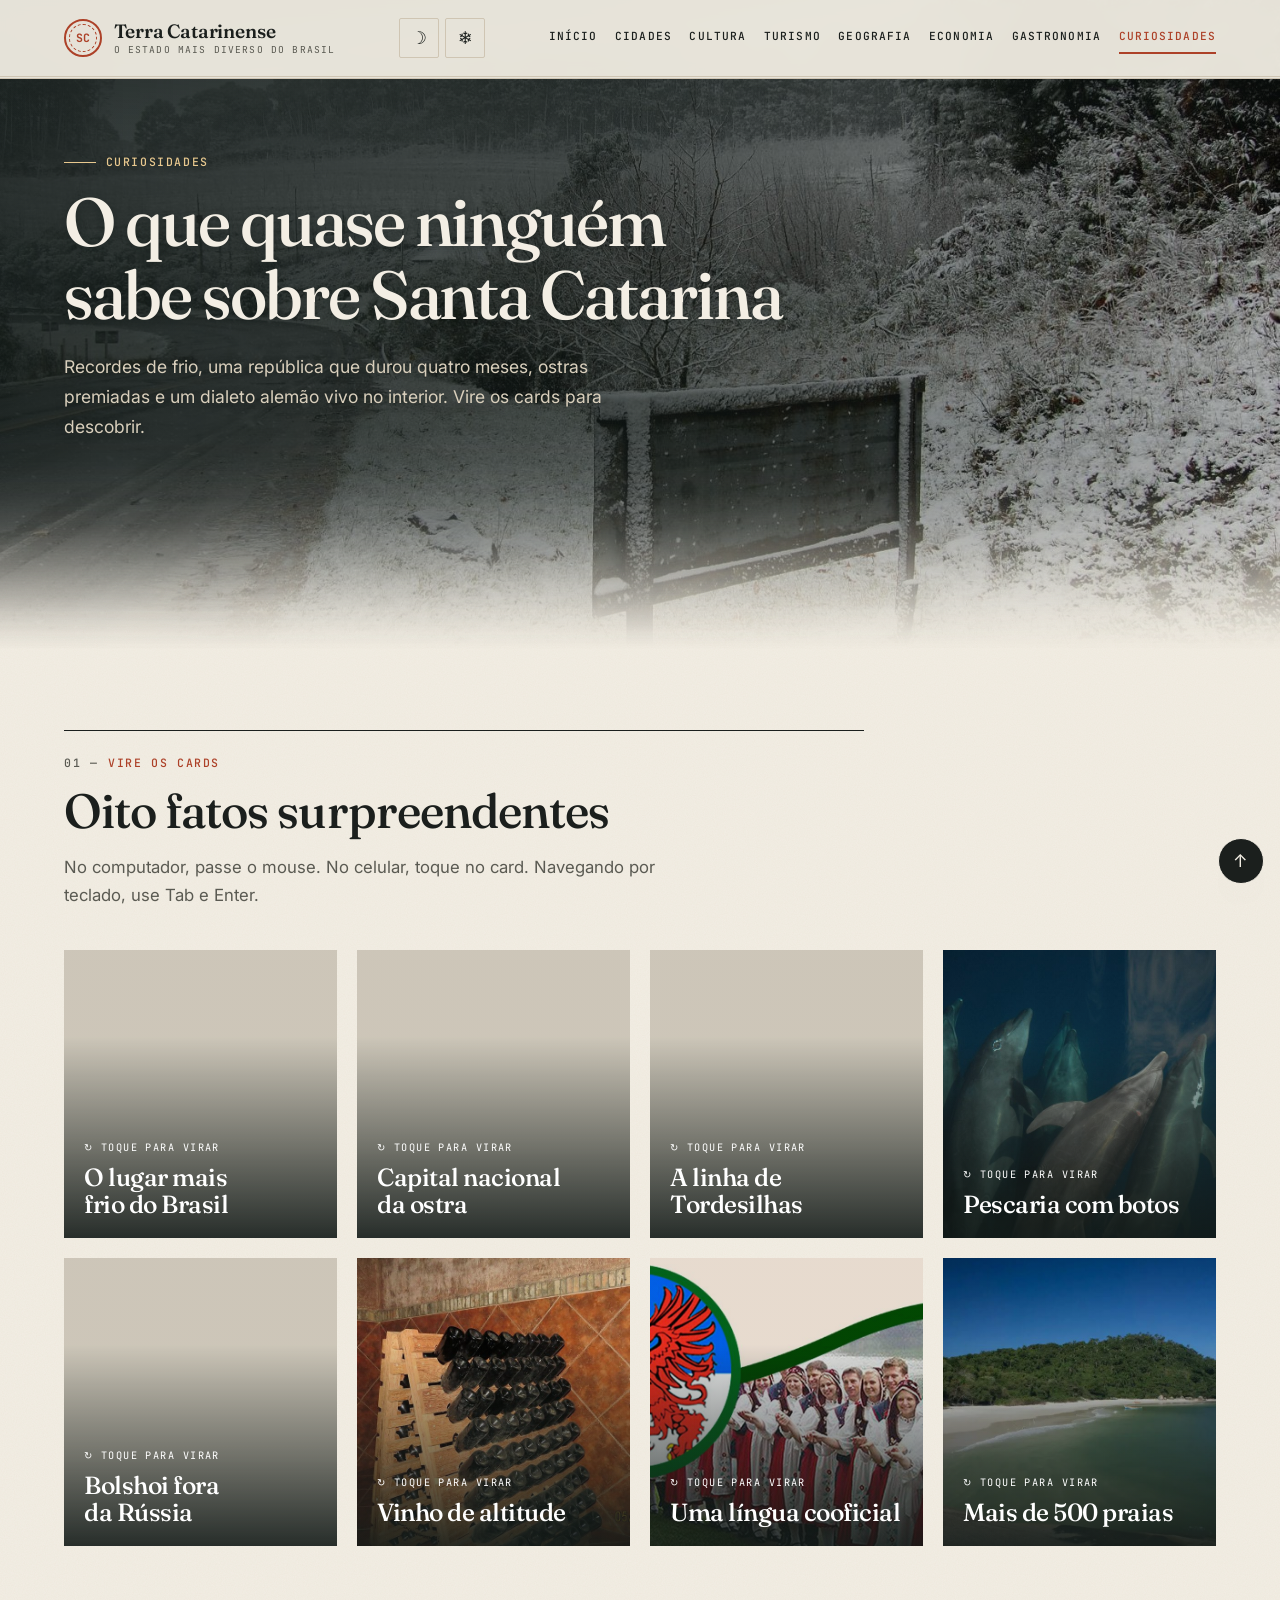
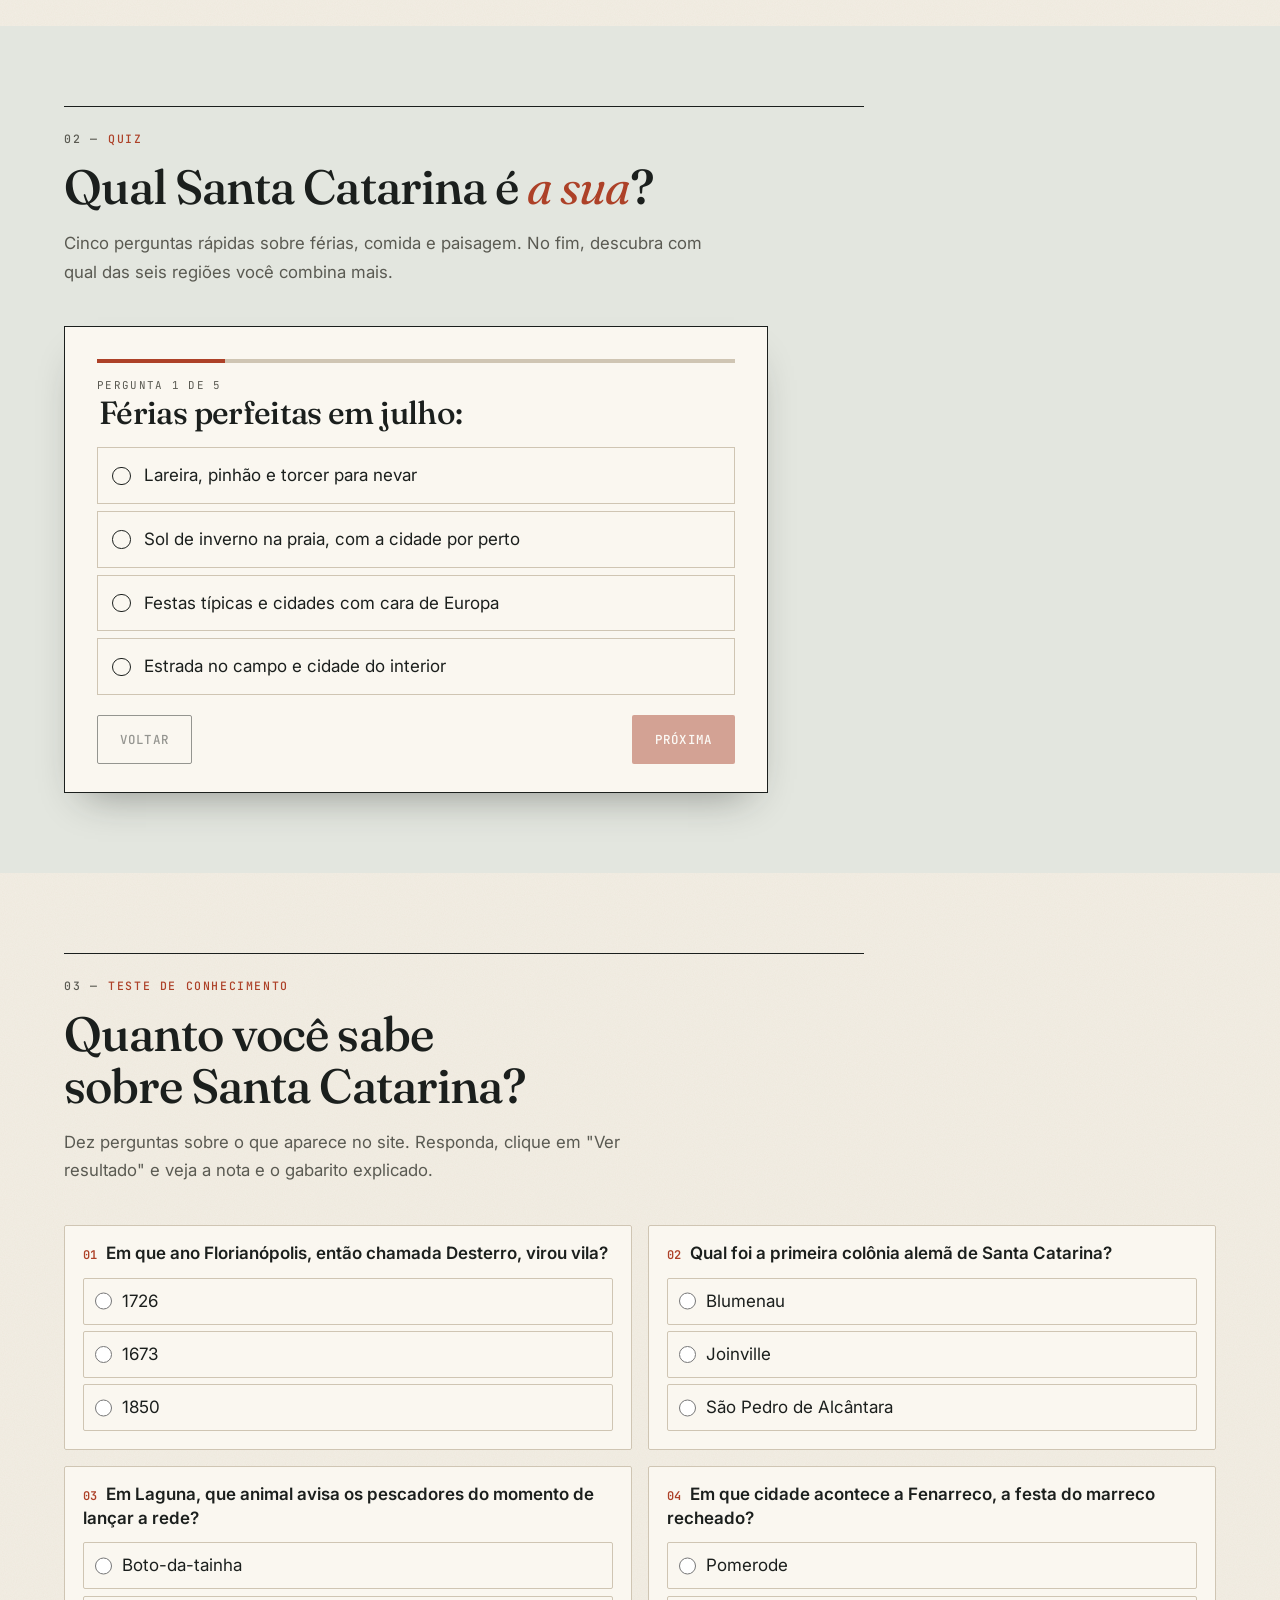
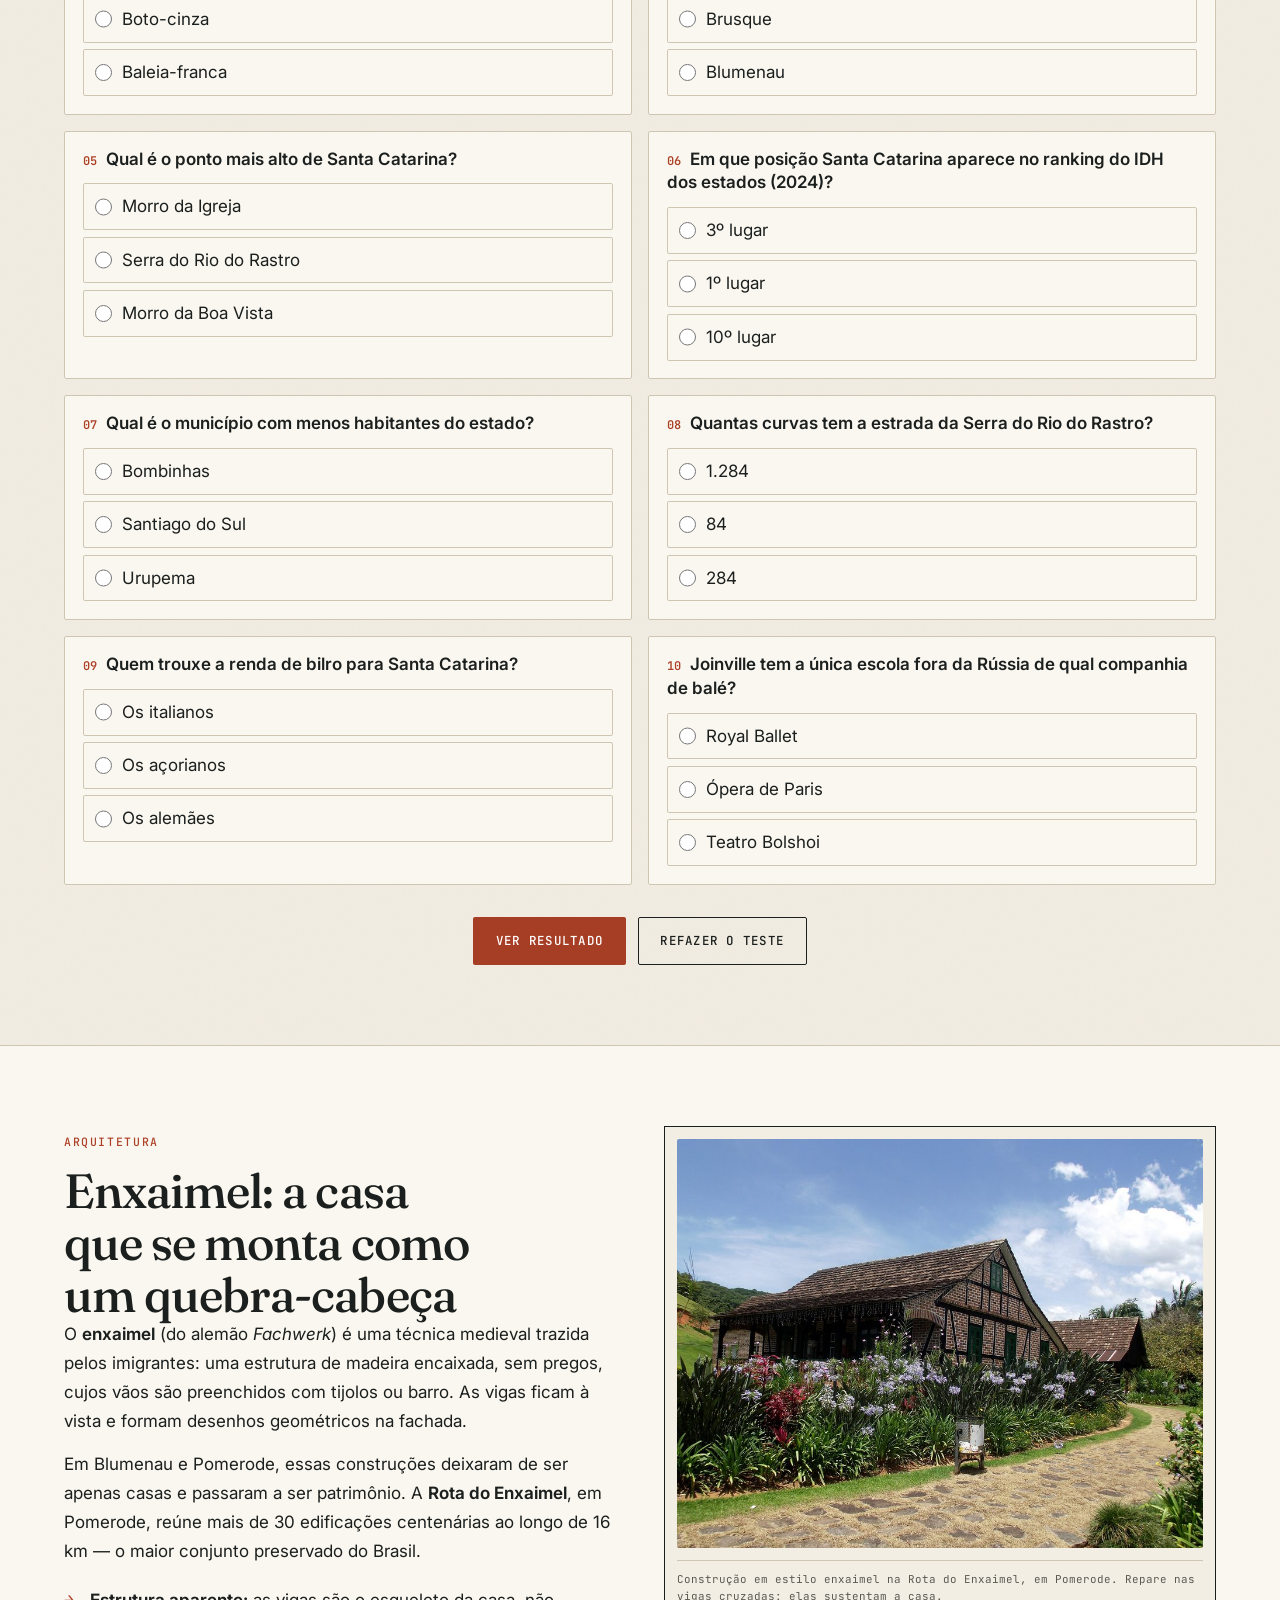
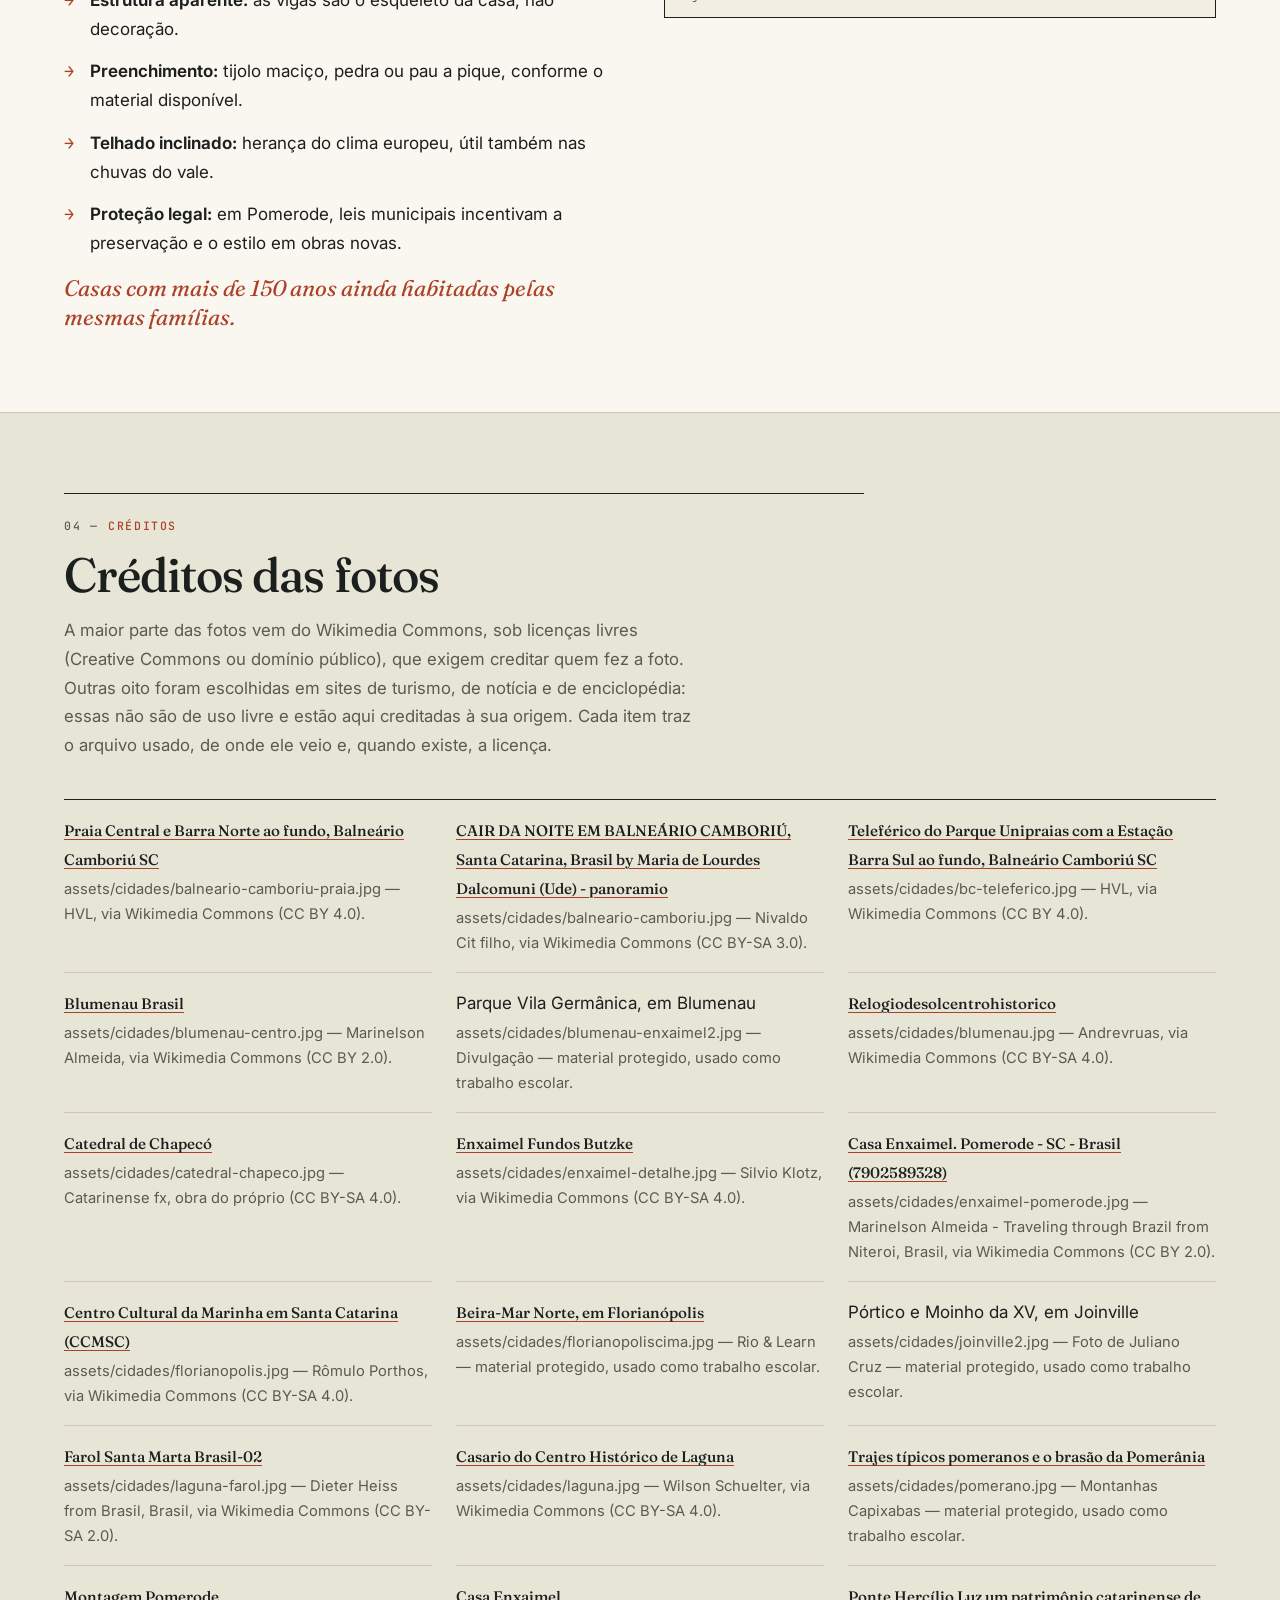
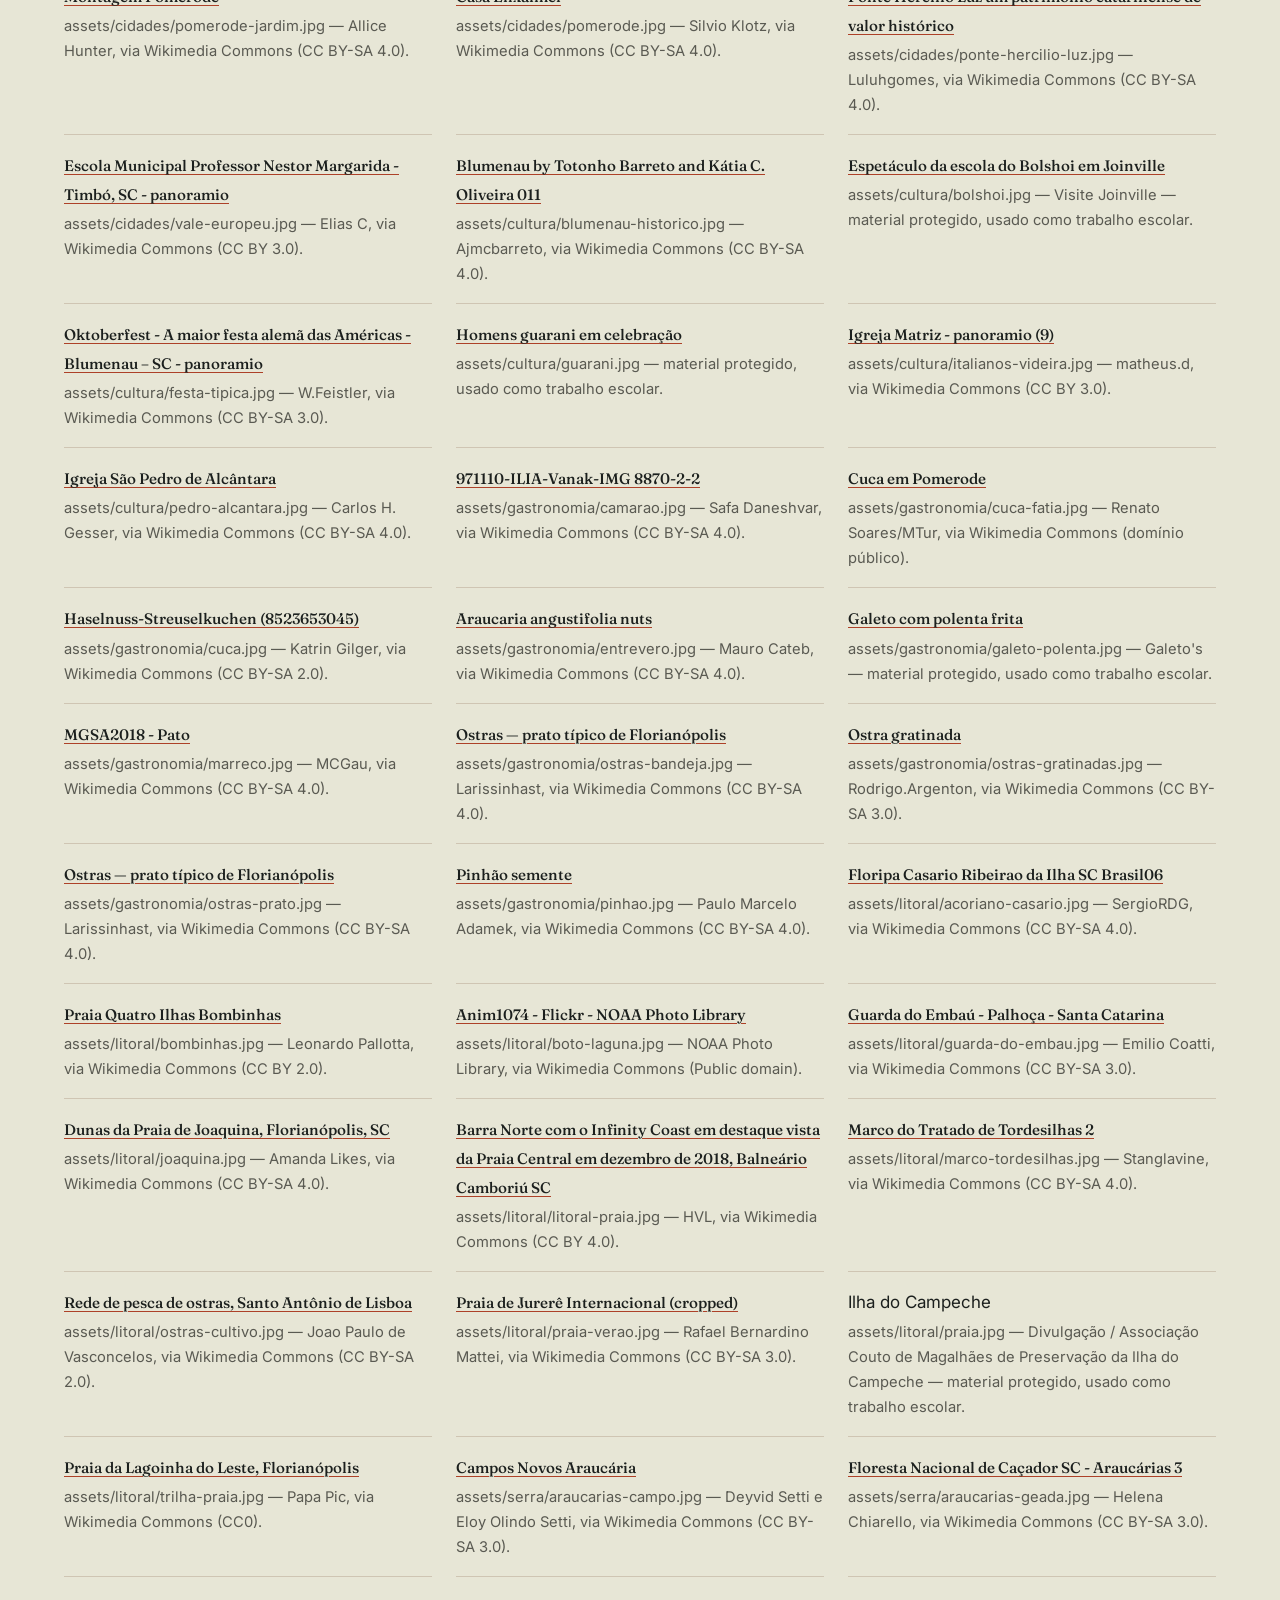
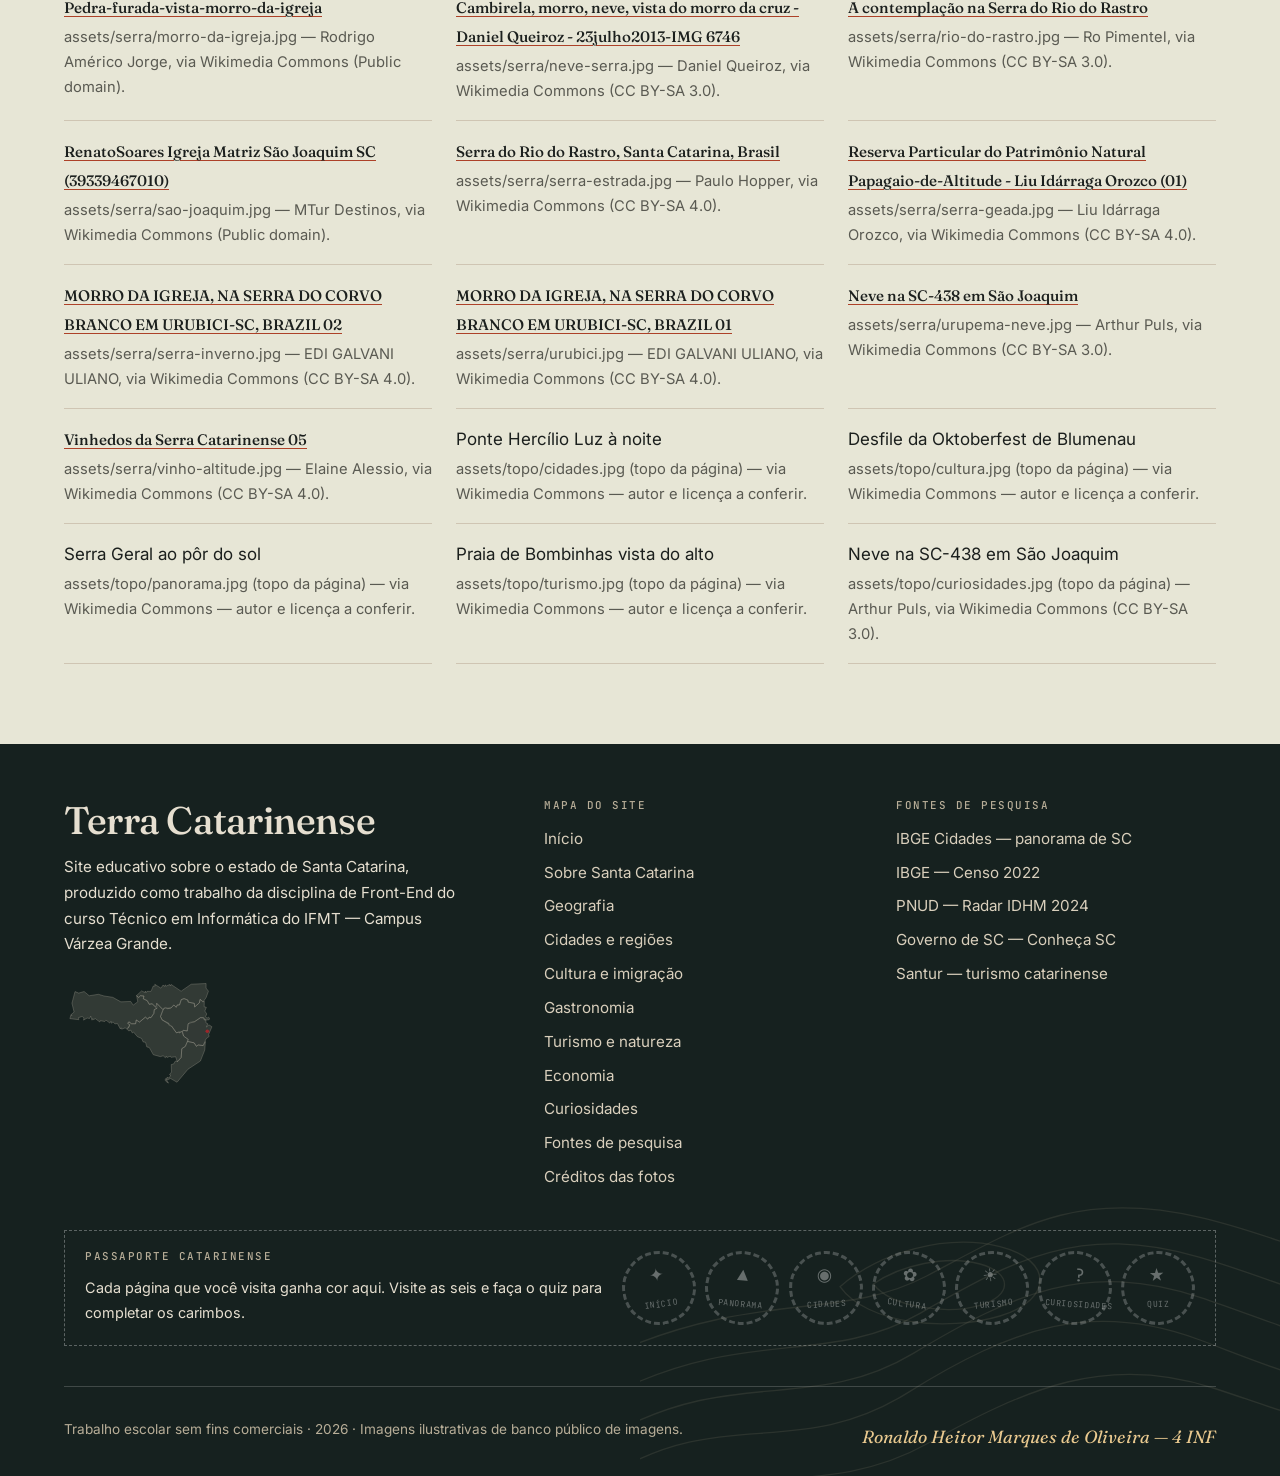
<file: curiosidades.html>
﻿<!DOCTYPE html>
<html lang="pt-BR">
<head>
  <meta charset="UTF-8">
  <meta name="viewport" content="width=device-width, initial-scale=1">
  <title>Curiosidades — Terra Catarinense</title>
  <meta name="description" content="Curiosidades sobre Santa Catarina em cards que viram e a arquitetura enxaimel de Blumenau e Pomerode.">
  <!-- Prévia do link (WhatsApp, redes sociais). Precisa de endereço absoluto:
       aponta para o GitHub Pages do projeto. -->
  <meta property="og:type" content="website">
  <meta property="og:locale" content="pt_BR">
  <meta property="og:site_name" content="Terra Catarinense">
  <meta property="og:title" content="Curiosidades — Terra Catarinense">
  <meta property="og:description" content="Curiosidades sobre Santa Catarina em cards que viram e a arquitetura enxaimel de Blumenau e Pomerode.">
  <meta property="og:url" content="https://krukki.github.io/terra-catarinense/curiosidades.html">
  <meta property="og:image" content="https://krukki.github.io/terra-catarinense/assets/litoral/previa-link.jpg">
  <meta property="og:image:width" content="1200">
  <meta property="og:image:height" content="630">
  <meta property="og:image:alt" content="Vista aérea da Guarda do Embaú, no litoral de Santa Catarina.">
  <meta name="twitter:card" content="summary_large_image">
  <meta name="author" content="Ronaldo Heitor Marques de Oliveira — 4 INF — IFMT Campus Várzea Grande">

  <link rel="preconnect" href="https://fonts.googleapis.com">
  <link rel="preconnect" href="https://fonts.gstatic.com" crossorigin>
  <link href="https://fonts.googleapis.com/css2?family=Fraunces:ital,opsz,wght@0,9..144,400..700;1,9..144,400..600&family=Inter:wght@400;500;600;700&family=JetBrains+Mono:wght@400;500;700&display=swap" rel="stylesheet">

  <link rel="icon" type="image/svg+xml" href="assets/favicon.svg?v=2">
  <meta name="theme-color" content="#F3EEE4" media="(prefers-color-scheme: light)">
  <meta name="theme-color" content="#0F1614" media="(prefers-color-scheme: dark)">

  <link rel="stylesheet" href="css/style.css">
  <link rel="stylesheet" href="css/estados.css">

</head>
<body id="topo">

  <a class="pular-conteudo" href="#conteudo">Pular para o conteúdo principal</a>

  <header class="cabecalho cabecalho--transparente">
    <div class="container cabecalho__interno">
      <a class="logo" href="index.html">
        <span class="logo__marca" aria-hidden="true">SC</span>
        <span class="logo__texto">
          Terra Catarinense
          <small>o estado mais diverso do Brasil</small>
        </span>
      </a>

      <div class="cabecalho__botoes">
        <label class="tema-botao" title="Alternar entre tema claro e escuro">
          <input class="tema-botao__caixa" type="checkbox" id="tema"
                 aria-label="Alternar entre tema claro e escuro">
          <span class="tema-botao__icone--claro" aria-hidden="true">&#9789;</span>
          <span class="tema-botao__icone--escuro" aria-hidden="true">&#9788;</span>
        </label>
        <label class="tema-botao neve-botao" title="Fazer nevar nesta página">
          <input class="tema-botao__caixa" type="checkbox" id="neve"
                 aria-label="Fazer nevar nesta página">
          <span aria-hidden="true">&#10052;</span>
        </label>
      </div>

      <button class="menu-botao" type="button" popovertarget="menu-principal">
        <span class="menu-botao__barras" aria-hidden="true"><span></span></span>
        <span class="menu-botao__rotulo menu-botao__rotulo--abrir">Menu</span>
        <span class="menu-botao__rotulo menu-botao__rotulo--fechar">Fechar</span>
      </button>

      <nav class="navegacao" id="menu-principal" popover aria-label="Navegação principal">
        <ul class="navegacao__lista">
          <li><a href="index.html">Início</a></li>
          <li><a href="cidades.html">Cidades</a></li>
          <li><a href="cultura.html">Cultura</a></li>
          <li><a href="turismo.html">Turismo</a></li>
          <li><a href="panorama.html#geografia">Geografia</a></li>
          <li><a href="panorama.html#economia">Economia</a></li>
          <li><a href="panorama.html#gastronomia">Gastronomia</a></li>
          <li><a href="curiosidades.html" aria-current="page">Curiosidades</a></li>
        </ul>
      </nav>
    </div>
  </header>

  <main id="conteudo">

    <section class="hero-pagina hero-pagina--foto">
      <img class="hero-pagina__fundo" src="assets/topo/curiosidades.jpg"
           alt="Beira de estrada coberta de neve em São Joaquim, com uma placa de madeira e árvores esbranquiçadas."
           width="1500" height="844" decoding="async" fetchpriority="high">
      <div class="container">
        <span class="etiqueta">Curiosidades</span>
        <h1>O que quase ninguém sabe sobre Santa Catarina</h1>
        <p>
          Recordes de frio, uma república que durou quatro meses, ostras
          premiadas e um dialeto alemão vivo no interior. Vire os cards para
          descobrir.
        </p>
      </div>
    </section>


    <section class="secao" id="cards">
      <div class="container">
        <div class="secao__cabecalho revelar">
          <span class="etiqueta">Vire os cards</span>
          <h2>Oito fatos surpreendentes</h2>
          <p class="subtitulo-secao">
            No computador, passe o mouse. No celular, toque no card. Navegando por
            teclado, use Tab e Enter.
          </p>
        </div>

        <div class="grade-flip">

          <div class="flip-card revelar">
            <div class="flip-card__interno">
              <div class="flip-card__face flip-card__frente">
                <img src="assets/serra/urupema-neve.jpg"
                     alt="Beira de estrada coberta por uma camada fina de neve, com uma placa de madeira e árvores ao fundo."
                     width="600" height="700" loading="lazy" decoding="async">
                <span class="flip-card__dica">toque para virar</span>
                <h3 class="flip-card__titulo"><label class="flip-card__gatilho"><input class="estado flip-card__estado" type="checkbox" aria-controls="vs-cur-1">O lugar mais frio do Brasil</label></h3>
              </div>
              <div class="flip-card__face flip-card__verso" id="vs-cur-1">
                <p class="flip-card__rotulo">Você sabia?</p>
                <p>
                  <strong>Urupema</strong> já registrou temperaturas abaixo de
                  <strong>-8 °C</strong> e disputa com São Joaquim o título de
                  cidade mais fria do país. A sensação térmica passa de -15 °C.
                </p>
              </div>
            </div>
          </div>

          <div class="flip-card revelar">
            <div class="flip-card__interno">
              <div class="flip-card__face flip-card__frente">
                <img src="assets/litoral/ostras-cultivo.jpg"
                     alt="Lanternas de rede usadas no cultivo de ostras, penduradas lado a lado em Santo Antônio de Lisboa, Florianópolis."
                     width="600" height="700" loading="lazy" decoding="async">
                <span class="flip-card__dica">toque para virar</span>
                <h3 class="flip-card__titulo"><label class="flip-card__gatilho"><input class="estado flip-card__estado" type="checkbox" aria-controls="vs-cur-2">Capital nacional da ostra</label></h3>
              </div>
              <div class="flip-card__face flip-card__verso" id="vs-cur-2">
                <p class="flip-card__rotulo">Você sabia?</p>
                <p>
                  Cerca de <strong>90% das ostras cultivadas no Brasil</strong> vêm
                  de Santa Catarina, principalmente do Ribeirão da Ilha, em
                  Florianópolis.
                </p>
              </div>
            </div>
          </div>

          <div class="flip-card revelar">
            <div class="flip-card__interno">
              <div class="flip-card__face flip-card__frente">
                <img src="assets/litoral/marco-tordesilhas.jpg"
                     alt="Monumento do marco do Tratado de Tordesilhas numa praça calçada de pedras, em Laguna."
                     width="600" height="700" loading="lazy" decoding="async">
                <span class="flip-card__dica">toque para virar</span>
                <h3 class="flip-card__titulo"><label class="flip-card__gatilho"><input class="estado flip-card__estado" type="checkbox" aria-controls="vs-cur-3">A linha de Tordesilhas</label></h3>
              </div>
              <div class="flip-card__face flip-card__verso" id="vs-cur-3">
                <p class="flip-card__rotulo">Você sabia?</p>
                <p>
                  A linha imaginária do <strong>Tratado de Tordesilhas</strong>
                  cortava o litoral catarinense na altura de Laguna, onde ainda
                  existe um marco histórico da divisão entre Portugal e Espanha.
                </p>
              </div>
            </div>
          </div>

          <div class="flip-card revelar">
            <div class="flip-card__interno">
              <div class="flip-card__face flip-card__frente">
                <img src="assets/litoral/boto-laguna.jpg"
                     alt="Golfinhos-nariz-de-garrafa, a mesma espécie dos botos de Laguna, nadando debaixo d’água."
                     width="600" height="700" loading="lazy" decoding="async">
                <span class="flip-card__dica">toque para virar</span>
                <h3 class="flip-card__titulo"><label class="flip-card__gatilho"><input class="estado flip-card__estado" type="checkbox" aria-controls="vs-cur-4">Pescaria com botos</label></h3>
              </div>
              <div class="flip-card__face flip-card__verso" id="vs-cur-4">
                <p class="flip-card__rotulo">Você sabia?</p>
                <p>
                  Em Laguna, <strong>botos selvagens</strong> avisam os pescadores,
                  com um movimento de corpo, o momento exato de lançar a rede. A
                  prática é passada de geração em geração.
                </p>
              </div>
            </div>
          </div>

          <div class="flip-card revelar">
            <div class="flip-card__interno">
              <div class="flip-card__face flip-card__frente">
                <img src="assets/cultura/bolshoi.jpg"
                     alt="Três bailarinos de mãos dadas em cena, no palco, diante de uma cortina azul."
                     width="600" height="700" loading="lazy" decoding="async">
                <span class="flip-card__dica">toque para virar</span>
                <h3 class="flip-card__titulo"><label class="flip-card__gatilho"><input class="estado flip-card__estado" type="checkbox" aria-controls="vs-cur-5">Bolshoi fora da Rússia</label></h3>
              </div>
              <div class="flip-card__face flip-card__verso" id="vs-cur-5">
                <p class="flip-card__rotulo">Você sabia?</p>
                <p>
                  <strong>Joinville</strong> abriga a única escola do Teatro
                  Bolshoi fora da Rússia, com ensino gratuito, e sedia o maior
                  festival de dança do mundo.
                </p>
              </div>
            </div>
          </div>

          <div class="flip-card revelar">
            <div class="flip-card__interno">
              <div class="flip-card__face flip-card__frente">
                <img src="assets/serra/vinho-altitude.jpg"
                     alt="Garrafas de espumante apoiadas de gargalo para baixo num cavalete de madeira, numa vinícola."
                     width="600" height="700" loading="lazy" decoding="async">
                <span class="flip-card__dica">toque para virar</span>
                <h3 class="flip-card__titulo"><label class="flip-card__gatilho"><input class="estado flip-card__estado" type="checkbox" aria-controls="vs-cur-6">Vinho de altitude</label></h3>
              </div>
              <div class="flip-card__face flip-card__verso" id="vs-cur-6">
                <p class="flip-card__rotulo">Você sabia?</p>
                <p>
                  Acima de <strong>900 metros</strong>, o frio da serra atrasa a
                  colheita e concentra o açúcar da uva. Isso criou os vinhos de
                  altitude de São Joaquim, premiados na Europa.
                </p>
              </div>
            </div>
          </div>

          <div class="flip-card revelar">
            <div class="flip-card__interno">
              <div class="flip-card__face flip-card__frente">
                <img src="assets/cidades/pomerano.jpg"
                     alt="Grupo em trajes típicos pomeranos de mãos dadas, ao lado do brasão da Pomerânia."
                     width="600" height="700" loading="lazy" decoding="async">
                <span class="flip-card__dica">toque para virar</span>
                <h3 class="flip-card__titulo"><label class="flip-card__gatilho"><input class="estado flip-card__estado" type="checkbox" aria-controls="vs-cur-7">Uma língua cooficial</label></h3>
              </div>
              <div class="flip-card__face flip-card__verso" id="vs-cur-7">
                <p class="flip-card__rotulo">Você sabia?</p>
                <p>
                  Em <strong>Pomerode</strong>, o <strong>pomerano</strong> é
                  reconhecido como língua cooficial ao lado do português — e ainda
                  é falado em casa por muitas famílias.
                </p>
              </div>
            </div>
          </div>

          <div class="flip-card revelar">
            <div class="flip-card__interno">
              <div class="flip-card__face flip-card__frente">
                <img src="assets/litoral/praia.jpg"
                     alt="Praia de areia clara e mar esverdeado na Ilha do Campeche, com morro de mata fechada ao lado."
                     width="600" height="700" loading="lazy" decoding="async">
                <span class="flip-card__dica">toque para virar</span>
                <h3 class="flip-card__titulo"><label class="flip-card__gatilho"><input class="estado flip-card__estado" type="checkbox" aria-controls="vs-cur-8">Mais de 500 praias</label></h3>
              </div>
              <div class="flip-card__face flip-card__verso" id="vs-cur-8">
                <p class="flip-card__rotulo">Você sabia?</p>
                <p>
                  Em <strong>561 km de litoral</strong>, o estado reúne mais de
                  <strong>500 praias</strong>. Só a Ilha de Santa Catarina tem mais
                  de 40 — de praias urbanas a enseadas que só se alcança por
                  trilha.
                </p>
              </div>
            </div>
          </div>
        </div>
      </div>
    </section>

    <section class="secao secao--principal quiz" id="quiz">
      <div class="container">
        <div class="secao__cabecalho revelar">
          <span class="etiqueta">Quiz</span>
          <h2>Qual Santa Catarina é <em>a sua</em>?</h2>
          <p class="subtitulo-secao">
            Cinco perguntas rápidas sobre férias, comida e paisagem. No fim,
            descubra com qual das seis regiões você combina mais.
          </p>
        </div>

        <form class="quiz__cartao revelar" id="quiz-form">
          <div class="quiz__progresso" aria-hidden="true">
            <span class="quiz__progresso-barra"></span>
          </div>
          <p class="quiz__contador">
            <span data-passo-rotulo="1">Pergunta 1 de 5</span>
            <span data-passo-rotulo="2">Pergunta 2 de 5</span>
            <span data-passo-rotulo="3">Pergunta 3 de 5</span>
            <span data-passo-rotulo="4">Pergunta 4 de 5</span>
            <span data-passo-rotulo="5">Pergunta 5 de 5</span>
          </p>

          <fieldset class="quiz__pergunta" data-pergunta="1">
            <legend>Férias perfeitas em julho:</legend>
            <label class="quiz__opcao"><input type="radio" name="q1" id="q1a" value="a">Lareira, pinhão e torcer para nevar</label>
            <label class="quiz__opcao"><input type="radio" name="q1" id="q1b" value="b">Sol de inverno na praia, com a cidade por perto</label>
            <label class="quiz__opcao"><input type="radio" name="q1" id="q1c" value="c">Festas típicas e cidades com cara de Europa</label>
            <label class="quiz__opcao"><input type="radio" name="q1" id="q1d" value="d">Estrada no campo e cidade do interior</label>
          </fieldset>

          <fieldset class="quiz__pergunta" data-pergunta="2">
            <legend>No prato, você escolhe:</legend>
            <label class="quiz__opcao"><input type="radio" name="q2" id="q2a" value="a">Ostras frescas e tainha</label>
            <label class="quiz__opcao"><input type="radio" name="q2" id="q2b" value="b">Marreco recheado e cuca de sobremesa</label>
            <label class="quiz__opcao"><input type="radio" name="q2" id="q2c" value="c">Galeto com polenta e um vinho colonial</label>
            <label class="quiz__opcao"><input type="radio" name="q2" id="q2d" value="d">Entrevero de pinhão</label>
          </fieldset>

          <fieldset class="quiz__pergunta" data-pergunta="3">
            <legend>A paisagem que faz você parar o carro:</legend>
            <label class="quiz__opcao"><input type="radio" name="q3" id="q3a" value="a">As curvas da Serra do Rio do Rastro</label>
            <label class="quiz__opcao"><input type="radio" name="q3" id="q3b" value="b">Uma baía com barcos de pesca</label>
            <label class="quiz__opcao"><input type="radio" name="q3" id="q3c" value="c">Lavouras e silos a perder de vista</label>
            <label class="quiz__opcao"><input type="radio" name="q3" id="q3d" value="d">Rios, morros e Mata Atlântica</label>
          </fieldset>

          <fieldset class="quiz__pergunta" data-pergunta="4">
            <legend>O seu ritmo é:</legend>
            <label class="quiz__opcao"><input type="radio" name="q4" id="q4a" value="a">Indústria, porto e cidade grande</label>
            <label class="quiz__opcao"><input type="radio" name="q4" id="q4b" value="b">Agro, cooperativa e acordar cedo</label>
            <label class="quiz__opcao"><input type="radio" name="q4" id="q4c" value="c">Turismo, praia e movimento</label>
            <label class="quiz__opcao"><input type="radio" name="q4" id="q4d" value="d">Centro histórico e casario antigo</label>
          </fieldset>

          <fieldset class="quiz__pergunta" data-pergunta="5">
            <legend>Uma lembrança para levar para casa:</legend>
            <label class="quiz__opcao"><input type="radio" name="q5" id="q5a" value="a">Uma garrafa de vinho de altitude</label>
            <label class="quiz__opcao"><input type="radio" name="q5" id="q5b" value="b">Um caneco de chope da Oktoberfest</label>
            <label class="quiz__opcao"><input type="radio" name="q5" id="q5c" value="c">Uma peça de cerâmica</label>
            <label class="quiz__opcao"><input type="radio" name="q5" id="q5d" value="d">Um ingresso do Festival de Dança de Joinville</label>
          </fieldset>

          <div class="quiz__acoes">
            <input class="estado quiz__passo" type="checkbox" id="passo-1" aria-label="Pergunta 1 respondida: avançar">
            <input class="estado quiz__passo" type="checkbox" id="passo-2" aria-label="Pergunta 2 respondida: avançar">
            <input class="estado quiz__passo" type="checkbox" id="passo-3" aria-label="Pergunta 3 respondida: avançar">
            <input class="estado quiz__passo" type="checkbox" id="passo-4" aria-label="Pergunta 4 respondida: avançar">
            <input class="estado quiz__passo" type="checkbox" id="passo-5" aria-label="Pergunta 5 respondida: avançar">
            <span class="botao botao--contorno quiz__voltar quiz__voltar--inativo" data-voltar="1" aria-hidden="true">Voltar</span>
            <label class="botao botao--contorno quiz__voltar" data-voltar="2" for="passo-1">Voltar</label>
            <label class="botao botao--contorno quiz__voltar" data-voltar="3" for="passo-2">Voltar</label>
            <label class="botao botao--contorno quiz__voltar" data-voltar="4" for="passo-3">Voltar</label>
            <label class="botao botao--contorno quiz__voltar" data-voltar="5" for="passo-4">Voltar</label>
            <label class="botao botao--destaque quiz__proxima" data-proxima="1" for="passo-1">Próxima</label>
            <label class="botao botao--destaque quiz__proxima" data-proxima="2" for="passo-2">Próxima</label>
            <label class="botao botao--destaque quiz__proxima" data-proxima="3" for="passo-3">Próxima</label>
            <label class="botao botao--destaque quiz__proxima" data-proxima="4" for="passo-4">Próxima</label>
            <label class="botao botao--destaque quiz__proxima" data-proxima="5" for="passo-5">Ver resultado</label>
          </div>
        </form>

        <div class="quiz__resultados">
          <article class="quiz__resultado" data-resultado="litoral" aria-labelledby="quiz-resultado-litoral">
            <div class="quiz__resultado-foto">
              <img src="assets/cidades/ponte-hercilio-luz.jpg" alt="Ponte Hercílio Luz recortada contra o pôr do sol, ligando a ilha ao continente."
                   width="600" height="450" loading="lazy" decoding="async">
            </div>
            <div class="quiz__resultado-corpo">
              <p class="painel-regiao__sobre">A sua Santa Catarina é</p>
              <h3 id="quiz-resultado-litoral">Litoral e Grande Florianópolis</h3>
              <p>Faixa costeira de clima mais ameno, herança açoriana, praias urbanas e a capital do estado. Concentra turismo, serviços e tecnologia. Só na Ilha de Santa Catarina são mais de 40 praias — e o estado passa das 500 no total.</p>
              <p class="quiz__resultado-acoes">
                <a class="botao botao--destaque" href="cidades.html#regiao-litoral">Ver Litoral e Grande Florianópolis no atlas</a>
                <button class="botao botao--contorno" type="reset" form="quiz-form">Refazer o quiz</button>
              </p>
              <p class="quiz__carimbo"><a href="#quiz-concluido">Carimbar o passaporte &#9733;</a></p>
            </div>
          </article>
          <article class="quiz__resultado" data-resultado="vale" aria-labelledby="quiz-resultado-vale">
            <div class="quiz__resultado-foto">
              <img src="assets/cidades/vale-europeu.jpg" alt="Prédio de escola de tijolos à vista em Timbó, no Vale Europeu, com casas e morros ao redor."
                   width="800" height="500" loading="lazy" decoding="async">
            </div>
            <div class="quiz__resultado-corpo">
              <p class="painel-regiao__sobre">A sua Santa Catarina é</p>
              <h3 id="quiz-resultado-vale">Vale do Itajaí</h3>
              <p>Coração da imigração alemã e italiana, com arquitetura enxaimel, indústria têxtil forte e as maiores festas germânicas do país. Pomerode é conhecida como a cidade mais alemã do Brasil: boa parte da população ainda fala o dialeto pomerano.</p>
              <p class="quiz__resultado-acoes">
                <a class="botao botao--destaque" href="cidades.html#regiao-vale">Ver Vale do Itajaí no atlas</a>
                <button class="botao botao--contorno" type="reset" form="quiz-form">Refazer o quiz</button>
              </p>
              <p class="quiz__carimbo"><a href="#quiz-concluido">Carimbar o passaporte &#9733;</a></p>
            </div>
          </article>
          <article class="quiz__resultado" data-resultado="norte" aria-labelledby="quiz-resultado-norte">
            <div class="quiz__resultado-foto">
              <img src="assets/cidades/joinville2.jpg" alt="Vista aérea do Moinho da XV, réplica de moinho holandês, à beira de uma avenida arborizada em Joinville."
                   width="800" height="500" loading="lazy" decoding="async">
            </div>
            <div class="quiz__resultado-corpo">
              <p class="painel-regiao__sobre">A sua Santa Catarina é</p>
              <h3 id="quiz-resultado-norte">Norte / Nordeste</h3>
              <p>Maior polo industrial e metalmecânico do estado, com portos, escolas técnicas e a maior cidade catarinense em população. São Francisco do Sul é uma das cidades mais antigas do Brasil e tem centro histórico tombado.</p>
              <p class="quiz__resultado-acoes">
                <a class="botao botao--destaque" href="cidades.html#regiao-norte">Ver Norte / Nordeste no atlas</a>
                <button class="botao botao--contorno" type="reset" form="quiz-form">Refazer o quiz</button>
              </p>
              <p class="quiz__carimbo"><a href="#quiz-concluido">Carimbar o passaporte &#9733;</a></p>
            </div>
          </article>
          <article class="quiz__resultado" data-resultado="serra" aria-labelledby="quiz-resultado-serra">
            <div class="quiz__resultado-foto">
              <img src="assets/serra/morro-da-igreja.jpg" alt="Formação rochosa Pedra Furada vista do alto do Morro da Igreja, em Urubici."
                   width="600" height="450" loading="lazy" decoding="async">
            </div>
            <div class="quiz__resultado-corpo">
              <p class="painel-regiao__sobre">A sua Santa Catarina é</p>
              <h3 id="quiz-resultado-serra">Planalto Serrano</h3>
              <p>Região de altitude coberta por araucárias, com clima subtropical de altitude, tradição campeira e o inverno mais rigoroso do país. Urupema e São Joaquim disputam o título de cidade mais fria do Brasil, com marcas abaixo de -8 °C.</p>
              <p class="quiz__resultado-acoes">
                <a class="botao botao--destaque" href="cidades.html#regiao-serra">Ver Planalto Serrano no atlas</a>
                <button class="botao botao--contorno" type="reset" form="quiz-form">Refazer o quiz</button>
              </p>
              <p class="quiz__carimbo"><a href="#quiz-concluido">Carimbar o passaporte &#9733;</a></p>
            </div>
          </article>
          <article class="quiz__resultado" data-resultado="oeste" aria-labelledby="quiz-resultado-oeste">
            <div class="quiz__resultado-foto">
              <img src="assets/cidades/catedral-chapeco.jpg" alt="Catedral de Chapecó, de tijolos aparentes e duas torres, sob céu azul."
                   width="800" height="500" loading="lazy" decoding="async">
            </div>
            <div class="quiz__resultado-corpo">
              <p class="painel-regiao__sobre">A sua Santa Catarina é</p>
              <h3 id="quiz-resultado-oeste">Oeste</h3>
              <p>Motor do agronegócio catarinense: aves, suínos e cooperativas. Colonização vinda do Rio Grande do Sul, de origem italiana e alemã. O oeste ajuda a fazer de Santa Catarina o maior exportador de carne de porco do Brasil.</p>
              <p class="quiz__resultado-acoes">
                <a class="botao botao--destaque" href="cidades.html#regiao-oeste">Ver Oeste no atlas</a>
                <button class="botao botao--contorno" type="reset" form="quiz-form">Refazer o quiz</button>
              </p>
              <p class="quiz__carimbo"><a href="#quiz-concluido">Carimbar o passaporte &#9733;</a></p>
            </div>
          </article>
          <article class="quiz__resultado" data-resultado="sul" aria-labelledby="quiz-resultado-sul">
            <div class="quiz__resultado-foto">
              <img src="assets/cidades/laguna.jpg" alt="Casario histórico colorido do centro de Laguna, com um sobrado rosa de janelas em arco."
                   width="800" height="500" loading="lazy" decoding="async">
            </div>
            <div class="quiz__resultado-corpo">
              <p class="painel-regiao__sobre">A sua Santa Catarina é</p>
              <h3 id="quiz-resultado-sul">Sul</h3>
              <p>Região de carvão, cerâmica e descendência italiana, com praias tranquilas, dunas e as encostas da Serra do Rio do Rastro. Laguna guarda o marco do Tratado de Tordesilhas e foi capital da efêmera República Juliana, em 1839.</p>
              <p class="quiz__resultado-acoes">
                <a class="botao botao--destaque" href="cidades.html#regiao-sul">Ver Sul no atlas</a>
                <button class="botao botao--contorno" type="reset" form="quiz-form">Refazer o quiz</button>
              </p>
              <p class="quiz__carimbo"><a href="#quiz-concluido">Carimbar o passaporte &#9733;</a></p>
            </div>
          </article>
        </div>
      </div>
    </section>

    <section class="secao teste" id="teste">
      <div class="container">
        <div class="secao__cabecalho revelar">
          <span class="etiqueta">Teste de conhecimento</span>
          <h2>Quanto você sabe sobre Santa Catarina?</h2>
          <p class="subtitulo-secao">
            Dez perguntas sobre o que aparece no site. Responda, clique em
            "Ver resultado" e veja a nota e o gabarito explicado.
          </p>
        </div>

        <!-- A nota é um contador CSS: cada alternativa certa marcada
             (data-certa) soma 1 em "acertos", e o placar, que vem depois
             das perguntas no HTML, mostra counter(acertos). O botão
             "Refazer" é um <button type="reset"> nativo do formulário. -->
        <form class="teste__form" action="#teste">
          <ol class="teste__perguntas">
          <li class="teste__pergunta">
            <fieldset>
              <legend><span class="teste__num">01</span> Em que ano Florianópolis, então chamada Desterro, virou vila?</legend>
              <label class="teste__opcao"><input type="radio" name="t1" value="1" data-certa> 1726</label>
              <label class="teste__opcao"><input type="radio" name="t1" value="0"> 1673</label>
              <label class="teste__opcao"><input type="radio" name="t1" value="2"> 1850</label>
              <p class="teste__retorno">
                <span class="teste__certo">✓ Certo!</span>
                <span class="teste__errado">✗ Resposta certa: 1726.</span>
                <span class="teste__vazio">Sem resposta. A certa é: 1726.</span>
                O povoado de Nossa Senhora do Desterro surgiu por volta de 1673, mas só virou vila em 1726. <a href="cidades.html#cidades">Ver em Cidades</a>
              </p>
            </fieldset>
          </li>
          <li class="teste__pergunta">
            <fieldset>
              <legend><span class="teste__num">02</span> Qual foi a primeira colônia alemã de Santa Catarina?</legend>
              <label class="teste__opcao"><input type="radio" name="t2" value="0"> Blumenau</label>
              <label class="teste__opcao"><input type="radio" name="t2" value="2"> Joinville</label>
              <label class="teste__opcao"><input type="radio" name="t2" value="1" data-certa> São Pedro de Alcântara</label>
              <p class="teste__retorno">
                <span class="teste__certo">✓ Certo!</span>
                <span class="teste__errado">✗ Resposta certa: São Pedro de Alcântara.</span>
                <span class="teste__vazio">Sem resposta. A certa é: São Pedro de Alcântara.</span>
                Foi São Pedro de Alcântara, perto de Florianópolis, em 1829. Blumenau veio em 1850 e Joinville em 1851. <a href="cultura.html#linha-do-tempo">Ver em Cultura</a>
              </p>
            </fieldset>
          </li>
          <li class="teste__pergunta">
            <fieldset>
              <legend><span class="teste__num">03</span> Em Laguna, que animal avisa os pescadores do momento de lançar a rede?</legend>
              <label class="teste__opcao"><input type="radio" name="t3" value="1" data-certa> Boto-da-tainha</label>
              <label class="teste__opcao"><input type="radio" name="t3" value="0"> Boto-cinza</label>
              <label class="teste__opcao"><input type="radio" name="t3" value="2"> Baleia-franca</label>
              <p class="teste__retorno">
                <span class="teste__certo">✓ Certo!</span>
                <span class="teste__errado">✗ Resposta certa: Boto-da-tainha.</span>
                <span class="teste__vazio">Sem resposta. A certa é: Boto-da-tainha.</span>
                É o boto-da-tainha, um golfinho-nariz-de-garrafa. O boto-cinza vive nas baías de Florianópolis. <a href="turismo.html#natureza">Ver em Turismo</a>
              </p>
            </fieldset>
          </li>
          <li class="teste__pergunta">
            <fieldset>
              <legend><span class="teste__num">04</span> Em que cidade acontece a Fenarreco, a festa do marreco recheado?</legend>
              <label class="teste__opcao"><input type="radio" name="t4" value="2"> Pomerode</label>
              <label class="teste__opcao"><input type="radio" name="t4" value="1" data-certa> Brusque</label>
              <label class="teste__opcao"><input type="radio" name="t4" value="0"> Blumenau</label>
              <p class="teste__retorno">
                <span class="teste__certo">✓ Certo!</span>
                <span class="teste__errado">✗ Resposta certa: Brusque.</span>
                <span class="teste__vazio">Sem resposta. A certa é: Brusque.</span>
                A Fenarreco é de Brusque, em outubro. O marreco também é prato típico de Blumenau. <a href="cultura.html#calendario">Ver em Cultura</a>
              </p>
            </fieldset>
          </li>
          <li class="teste__pergunta">
            <fieldset>
              <legend><span class="teste__num">05</span> Qual é o ponto mais alto de Santa Catarina?</legend>
              <label class="teste__opcao"><input type="radio" name="t5" value="0"> Morro da Igreja</label>
              <label class="teste__opcao"><input type="radio" name="t5" value="2"> Serra do Rio do Rastro</label>
              <label class="teste__opcao"><input type="radio" name="t5" value="1" data-certa> Morro da Boa Vista</label>
              <p class="teste__retorno">
                <span class="teste__certo">✓ Certo!</span>
                <span class="teste__errado">✗ Resposta certa: Morro da Boa Vista.</span>
                <span class="teste__vazio">Sem resposta. A certa é: Morro da Boa Vista.</span>
                É o Morro da Boa Vista, com 1.827 m. O Morro da Igreja, em Urubici, vem logo atrás, com 1.822 m. <a href="index.html#caracteristicas">Ver em Início</a>
              </p>
            </fieldset>
          </li>
          <li class="teste__pergunta">
            <fieldset>
              <legend><span class="teste__num">06</span> Em que posição Santa Catarina aparece no ranking do IDH dos estados (2024)?</legend>
              <label class="teste__opcao"><input type="radio" name="t6" value="1" data-certa> 3º lugar</label>
              <label class="teste__opcao"><input type="radio" name="t6" value="0"> 1º lugar</label>
              <label class="teste__opcao"><input type="radio" name="t6" value="2"> 10º lugar</label>
              <p class="teste__retorno">
                <span class="teste__certo">✓ Certo!</span>
                <span class="teste__errado">✗ Resposta certa: 3º lugar.</span>
                <span class="teste__vazio">Sem resposta. A certa é: 3º lugar.</span>
                Terceiro, com 0,833, atrás do Distrito Federal e de São Paulo. <a href="panorama.html#economia">Ver em Panorama</a>
              </p>
            </fieldset>
          </li>
          <li class="teste__pergunta">
            <fieldset>
              <legend><span class="teste__num">07</span> Qual é o município com menos habitantes do estado?</legend>
              <label class="teste__opcao"><input type="radio" name="t7" value="2"> Bombinhas</label>
              <label class="teste__opcao"><input type="radio" name="t7" value="1" data-certa> Santiago do Sul</label>
              <label class="teste__opcao"><input type="radio" name="t7" value="0"> Urupema</label>
              <p class="teste__retorno">
                <span class="teste__certo">✓ Certo!</span>
                <span class="teste__errado">✗ Resposta certa: Santiago do Sul.</span>
                <span class="teste__vazio">Sem resposta. A certa é: Santiago do Sul.</span>
                Santiago do Sul, no Oeste, com cerca de 1,7 mil moradores no Censo 2022. Urupema tem uns 2,5 mil. <a href="index.html#caracteristicas">Ver em Início</a>
              </p>
            </fieldset>
          </li>
          <li class="teste__pergunta">
            <fieldset>
              <legend><span class="teste__num">08</span> Quantas curvas tem a estrada da Serra do Rio do Rastro?</legend>
              <label class="teste__opcao"><input type="radio" name="t8" value="2"> 1.284</label>
              <label class="teste__opcao"><input type="radio" name="t8" value="0"> 84</label>
              <label class="teste__opcao"><input type="radio" name="t8" value="1" data-certa> 284</label>
              <p class="teste__retorno">
                <span class="teste__certo">✓ Certo!</span>
                <span class="teste__errado">✗ Resposta certa: 284.</span>
                <span class="teste__vazio">Sem resposta. A certa é: 284.</span>
                São 284 curvas para vencer cerca de 1.200 metros de desnível. <a href="turismo.html#roteiros">Ver em Turismo</a>
              </p>
            </fieldset>
          </li>
          <li class="teste__pergunta">
            <fieldset>
              <legend><span class="teste__num">09</span> Quem trouxe a renda de bilro para Santa Catarina?</legend>
              <label class="teste__opcao"><input type="radio" name="t9" value="2"> Os italianos</label>
              <label class="teste__opcao"><input type="radio" name="t9" value="1" data-certa> Os açorianos</label>
              <label class="teste__opcao"><input type="radio" name="t9" value="0"> Os alemães</label>
              <p class="teste__retorno">
                <span class="teste__certo">✓ Certo!</span>
                <span class="teste__errado">✗ Resposta certa: Os açorianos.</span>
                <span class="teste__vazio">Sem resposta. A certa é: Os açorianos.</span>
                Os açorianos. As rendeiras da Lagoa da Conceição e de Santo Antônio de Lisboa mantêm a técnica viva. <a href="cultura.html#festas">Ver em Cultura</a>
              </p>
            </fieldset>
          </li>
          <li class="teste__pergunta">
            <fieldset>
              <legend><span class="teste__num">10</span> Joinville tem a única escola fora da Rússia de qual companhia de balé?</legend>
              <label class="teste__opcao"><input type="radio" name="t10" value="2"> Royal Ballet</label>
              <label class="teste__opcao"><input type="radio" name="t10" value="1"> Ópera de Paris</label>
              <label class="teste__opcao"><input type="radio" name="t10" value="0" data-certa> Teatro Bolshoi</label>
              <p class="teste__retorno">
                <span class="teste__certo">✓ Certo!</span>
                <span class="teste__errado">✗ Resposta certa: Teatro Bolshoi.</span>
                <span class="teste__vazio">Sem resposta. A certa é: Teatro Bolshoi.</span>
                Do Teatro Bolshoi, com ensino gratuito. A cidade também sedia o Festival de Dança de Joinville. <a href="#cards">Ver em Curiosidades</a>
              </p>
            </fieldset>
          </li>
          </ol>

          <div class="teste__acoes">
            <label class="botao botao--destaque teste__ver">
              <input class="visualmente-oculto" type="checkbox" id="teste-ver">
              <span class="teste__ver-mostrar">Ver resultado</span>
              <span class="teste__ver-esconder">Esconder resultado</span>
            </label>
            <button class="botao botao--contorno" type="reset">Refazer o teste</button>
          </div>

          <p class="teste__placar">
            Você acertou <strong class="teste__nota"></strong> de 10.
            <span class="teste__placar-dica">Confira em cada pergunta, acima, o que era certo e onde o assunto aparece no site.</span>
          </p>
        </form>
      </div>
    </section>

    <section class="secao secao--clara" id="enxaimel">
      <div class="container">
        <div class="duas-colunas">
          <div class="revelar">
            <span class="etiqueta">Arquitetura</span>
            <h2>Enxaimel: a casa que se monta como um quebra-cabeça</h2>
            <p>
              O <strong>enxaimel</strong> (do alemão <em>Fachwerk</em>) é uma
              técnica medieval trazida pelos imigrantes: uma estrutura de madeira
              encaixada, sem pregos, cujos vãos são preenchidos com tijolos ou
              barro. As vigas ficam à vista e formam desenhos geométricos na
              fachada.
            </p>
            <p>
              Em Blumenau e Pomerode, essas construções deixaram de ser apenas
              casas e passaram a ser patrimônio. A <strong>Rota do Enxaimel</strong>,
              em Pomerode, reúne mais de 30 edificações centenárias ao longo de
              16 km — o maior conjunto preservado do Brasil.
            </p>

            <ul class="lista-topicos">
              <li><strong>Estrutura aparente:</strong> as vigas são o esqueleto da casa, não decoração.</li>
              <li><strong>Preenchimento:</strong> tijolo maciço, pedra ou pau a pique, conforme o material disponível.</li>
              <li><strong>Telhado inclinado:</strong> herança do clima europeu, útil também nas chuvas do vale.</li>
              <li><strong>Proteção legal:</strong> em Pomerode, leis municipais incentivam a preservação e o estilo em obras novas.</li>
            </ul>

            <p class="esp-topo-1 selo" >
              Casas com mais de 150 anos ainda habitadas pelas mesmas famílias.
            </p>
          </div>

          <figure class="mapa-quadro revelar">
            <img src="assets/cidades/enxaimel-pomerode.jpg"
                 alt="Casa enxaimel comprida, com jardim florido e caminho de pedras, na Rota do Enxaimel, em Pomerode."
                 width="900" height="700" loading="lazy" decoding="async"
                 class="canto-pequeno">
            <figcaption>
              Construção em estilo enxaimel na Rota do Enxaimel, em Pomerode.
              Repare nas vigas cruzadas: elas sustentam a casa.
            </figcaption>
          </figure>
        </div>
      </div>
    </section>

    <section class="secao secao--verde" id="creditos">
      <div class="container">
        <div class="secao__cabecalho revelar">
          <span class="etiqueta">Créditos</span>
          <h2>Créditos das fotos</h2>
          <p class="subtitulo-secao">
            A maior parte das fotos vem do Wikimedia Commons, sob licenças
            livres (Creative Commons ou domínio público), que exigem creditar
            quem fez a foto. Outras oito foram escolhidas em sites de turismo,
            de notícia e de enciclopédia: essas não são de uso livre e estão
            aqui creditadas à sua origem. Cada item traz o arquivo usado, de
            onde ele veio e, quando existe, a licença.
          </p>
        </div>

        <ul class="fontes fontes--creditos revelar">
          <li>
            <a href="https://commons.wikimedia.org/wiki/File:Praia_Central_e_Barra_Norte_ao_fundo,_Balne%C3%A1rio_Cambori%C3%BA_SC.JPG" rel="external noopener" target="_blank">Praia Central e Barra Norte ao fundo, Balneário Camboriú SC</a>
            <p>assets/cidades/balneario-camboriu-praia.jpg — HVL, via Wikimedia Commons (CC BY 4.0).</p>
          </li>
          <li>
            <a href="https://commons.wikimedia.org/wiki/File:CAIR_DA_NOITE_EM_BALNE%C3%81RIO_CAMBORI%C3%9A,_Santa_Catarina,_Brasil_by_Maria_de_Lourdes_Dalcomuni_(Ude)_-_panoramio.jpg" rel="external noopener" target="_blank">CAIR DA NOITE EM BALNEÁRIO CAMBORIÚ, Santa Catarina, Brasil by Maria de Lourdes Dalcomuni (Ude) - panoramio</a>
            <p>assets/cidades/balneario-camboriu.jpg — Nivaldo Cit filho, via Wikimedia Commons (CC BY-SA 3.0).</p>
          </li>
          <li>
            <a href="https://commons.wikimedia.org/wiki/File:Telef%C3%A9rico_do_Parque_Unipraias_com_a_Esta%C3%A7%C3%A3o_Barra_Sul_ao_fundo,_Balne%C3%A1rio_Cambori%C3%BA_SC.JPG" rel="external noopener" target="_blank">Teleférico do Parque Unipraias com a Estação Barra Sul ao fundo, Balneário Camboriú SC</a>
            <p>assets/cidades/bc-teleferico.jpg — HVL, via Wikimedia Commons (CC BY 4.0).</p>
          </li>
          <li>
            <a href="https://commons.wikimedia.org/wiki/File:Blumenau_Brasil.jpg" rel="external noopener" target="_blank">Blumenau Brasil</a>
            <p>assets/cidades/blumenau-centro.jpg — Marinelson Almeida, via Wikimedia Commons (CC BY 2.0).</p>
          </li>
          <li>
            Parque Vila Germânica, em Blumenau
            <p>assets/cidades/blumenau-enxaimel2.jpg — Divulgação — material protegido, usado como trabalho escolar.</p>
          </li>
          <li>
            <a href="https://commons.wikimedia.org/wiki/File:Relogiodesolcentrohistorico.jpg" rel="external noopener" target="_blank">Relogiodesolcentrohistorico</a>
            <p>assets/cidades/blumenau.jpg — Andrevruas, via Wikimedia Commons (CC BY-SA 4.0).</p>
          </li>
          <li>
            <a href="https://commons.wikimedia.org/wiki/Category:Chapec%C3%B3" rel="external noopener" target="_blank">Catedral de Chapecó</a>
            <p>assets/cidades/catedral-chapeco.jpg — Catarinense fx, obra do próprio (CC BY-SA 4.0).</p>
          </li>
          <li>
            <a href="https://commons.wikimedia.org/wiki/File:Enxaimel_Fundos_Butzke.jpg" rel="external noopener" target="_blank">Enxaimel Fundos Butzke</a>
            <p>assets/cidades/enxaimel-detalhe.jpg — Silvio Klotz, via Wikimedia Commons (CC BY-SA 4.0).</p>
          </li>
          <li>
            <a href="https://commons.wikimedia.org/wiki/File:Casa_Enxaimel._Pomerode_-_SC_-_Brasil_(7902589328).jpg" rel="external noopener" target="_blank">Casa Enxaimel. Pomerode - SC - Brasil (7902589328)</a>
            <p>assets/cidades/enxaimel-pomerode.jpg — Marinelson Almeida - Traveling through Brazil from Niteroi, Brasil, via Wikimedia Commons (CC BY 2.0).</p>
          </li>
          <li>
            <a href="https://commons.wikimedia.org/wiki/File:Centro_Cultural_da_Marinha_em_Santa_Catarina_(CCMSC).jpg" rel="external noopener" target="_blank">Centro Cultural da Marinha em Santa Catarina (CCMSC)</a>
            <p>assets/cidades/florianopolis.jpg — Rômulo Porthos, via Wikimedia Commons (CC BY-SA 4.0).</p>
          </li>
          <li>
            <a href="https://rioandlearn.com/pt-br/florianopolis/" rel="external noopener" target="_blank">Beira-Mar Norte, em Florianópolis</a>
            <p>assets/cidades/florianopoliscima.jpg — Rio &amp; Learn — material protegido, usado como trabalho escolar.</p>
          </li>
          <li>
            Pórtico e Moinho da XV, em Joinville
            <p>assets/cidades/joinville2.jpg — Foto de Juliano Cruz — material protegido, usado como trabalho escolar.</p>
          </li>
          <li>
            <a href="https://commons.wikimedia.org/wiki/File:Farol_Santa_Marta_Brasil-02.jpg" rel="external noopener" target="_blank">Farol Santa Marta Brasil-02</a>
            <p>assets/cidades/laguna-farol.jpg — Dieter Heiss from Brasil, Brasil, via Wikimedia Commons (CC BY-SA 2.0).</p>
          </li>
          <li>
            <a href="https://commons.wikimedia.org/wiki/File:Casario_do_Centro_Hist%C3%B3rico_de_Laguna.jpg" rel="external noopener" target="_blank">Casario do Centro Histórico de Laguna</a>
            <p>assets/cidades/laguna.jpg — Wilson Schuelter, via Wikimedia Commons (CC BY-SA 4.0).</p>
          </li>
          <li>
            <a href="https://www.montanhascapixabas.com.br/lingua-pomerana-inglesa-e-alema-muito-mais-em-comum-do-que-voce-imagina/" rel="external noopener" target="_blank">Trajes típicos pomeranos e o brasão da Pomerânia</a>
            <p>assets/cidades/pomerano.jpg — Montanhas Capixabas — material protegido, usado como trabalho escolar.</p>
          </li>
          <li>
            <a href="https://commons.wikimedia.org/wiki/File:Montagem_Pomerode.jpg" rel="external noopener" target="_blank">Montagem Pomerode</a>
            <p>assets/cidades/pomerode-jardim.jpg — Allice Hunter, via Wikimedia Commons (CC BY-SA 4.0).</p>
          </li>
          <li>
            <a href="https://commons.wikimedia.org/wiki/File:Casa_Enxaimel.jpg" rel="external noopener" target="_blank">Casa Enxaimel</a>
            <p>assets/cidades/pomerode.jpg — Silvio Klotz, via Wikimedia Commons (CC BY-SA 4.0).</p>
          </li>
          <li>
            <a href="https://commons.wikimedia.org/wiki/File:Ponte_Herc%C3%ADlio_Luz_um_patrim%C3%B4nio_catarinense_de_valor_hist%C3%B3rico.jpg" rel="external noopener" target="_blank">Ponte Hercílio Luz um patrimônio catarinense de valor histórico</a>
            <p>assets/cidades/ponte-hercilio-luz.jpg — Luluhgomes, via Wikimedia Commons (CC BY-SA 4.0).</p>
          </li>
          <li>
            <a href="https://commons.wikimedia.org/wiki/File:Escola_Municipal_Professor_Nestor_Margarida_-_Timb%C3%B3,_SC_-_panoramio.jpg" rel="external noopener" target="_blank">Escola Municipal Professor Nestor Margarida - Timbó, SC - panoramio</a>
            <p>assets/cidades/vale-europeu.jpg — Elias C, via Wikimedia Commons (CC BY 3.0).</p>
          </li>
          <li>
            <a href="https://commons.wikimedia.org/wiki/File:Blumenau_by_Totonho_Barreto_and_K%C3%A1tia_C._Oliveira_011.jpg" rel="external noopener" target="_blank">Blumenau by Totonho Barreto and Kátia C. Oliveira 011</a>
            <p>assets/cultura/blumenau-historico.jpg — Ajmcbarreto, via Wikimedia Commons (CC BY-SA 4.0).</p>
          </li>
          <li>
            <a href="https://www.visitejoinville.com.br/bolshoi-apresenta-espetaculo-em-joinville" rel="external noopener" target="_blank">Espetáculo da escola do Bolshoi em Joinville</a>
            <p>assets/cultura/bolshoi.jpg — Visite Joinville — material protegido, usado como trabalho escolar.</p>
          </li>
          <li>
            <a href="https://commons.wikimedia.org/wiki/File:Oktoberfest_-_A_maior_festa_alem%C3%A3_das_Am%C3%A9ricas_-_Blumenau_%E2%80%93_SC_-_panoramio.jpg" rel="external noopener" target="_blank">Oktoberfest - A maior festa alemã das Américas - Blumenau – SC - panoramio</a>
            <p>assets/cultura/festa-tipica.jpg — W.Feistler, via Wikimedia Commons (CC BY-SA 3.0).</p>
          </li>
          <li>
            <a href="https://pt.wikipedia.org/wiki/Guaranis" rel="external noopener" target="_blank">Homens guarani em celebração</a>
            <p>assets/cultura/guarani.jpg — material protegido, usado como trabalho escolar.</p>
          </li>
          <li>
            <a href="https://commons.wikimedia.org/wiki/File:Igreja_Matriz_-_panoramio_(9).jpg" rel="external noopener" target="_blank">Igreja Matriz - panoramio (9)</a>
            <p>assets/cultura/italianos-videira.jpg — matheus.d, via Wikimedia Commons (CC BY 3.0).</p>
          </li>
          <li>
            <a href="https://commons.wikimedia.org/wiki/File:Igreja_S%C3%A3o_Pedro_de_Alc%C3%A2ntara.jpg" rel="external noopener" target="_blank">Igreja São Pedro de Alcântara</a>
            <p>assets/cultura/pedro-alcantara.jpg — Carlos H. Gesser, via Wikimedia Commons (CC BY-SA 4.0).</p>
          </li>
          <li>
            <a href="https://commons.wikimedia.org/wiki/File:971110-ILIA-Vanak-IMG_8870-2-2.jpg" rel="external noopener" target="_blank">971110-ILIA-Vanak-IMG 8870-2-2</a>
            <p>assets/gastronomia/camarao.jpg — Safa Daneshvar, via Wikimedia Commons (CC BY-SA 4.0).</p>
          </li>
          <li>
            <a href="https://commons.wikimedia.org/wiki/File:RenatoSoares_Cuca_Pomerode_SC_(26016919937).jpg" rel="external noopener" target="_blank">Cuca em Pomerode</a>
            <p>assets/gastronomia/cuca-fatia.jpg — Renato Soares/MTur, via Wikimedia Commons (domínio público).</p>
          </li>
          <li>
            <a href="https://commons.wikimedia.org/wiki/File:Haselnuss-Streuselkuchen_(8523653045).jpg" rel="external noopener" target="_blank">Haselnuss-Streuselkuchen (8523653045)</a>
            <p>assets/gastronomia/cuca.jpg — Katrin Gilger, via Wikimedia Commons (CC BY-SA 2.0).</p>
          </li>
          <li>
            <a href="https://commons.wikimedia.org/wiki/File:Araucaria_angustifolia_nuts.jpg" rel="external noopener" target="_blank">Araucaria angustifolia nuts</a>
            <p>assets/gastronomia/entrevero.jpg — Mauro Cateb, via Wikimedia Commons (CC BY-SA 4.0).</p>
          </li>
          <li>
            <a href="https://galetos.com.br/galeto-polenta/" rel="external noopener" target="_blank">Galeto com polenta frita</a>
            <p>assets/gastronomia/galeto-polenta.jpg — Galeto's — material protegido, usado como trabalho escolar.</p>
          </li>
          <li>
            <a href="https://commons.wikimedia.org/wiki/File:MGSA2018_-_Pato.jpg" rel="external noopener" target="_blank">MGSA2018 - Pato</a>
            <p>assets/gastronomia/marreco.jpg — MCGau, via Wikimedia Commons (CC BY-SA 4.0).</p>
          </li>
          <li>
            <a href="https://commons.wikimedia.org/wiki/File:Ostras.jpg" rel="external noopener" target="_blank">Ostras — prato típico de Florianópolis</a>
            <p>assets/gastronomia/ostras-bandeja.jpg — Larissinhast, via Wikimedia Commons (CC BY-SA 4.0).</p>
          </li>
          <li>
            <a href="https://commons.wikimedia.org/wiki/File:Ostra_gratinada.jpg" rel="external noopener" target="_blank">Ostra gratinada</a>
            <p>assets/gastronomia/ostras-gratinadas.jpg — Rodrigo.Argenton, via Wikimedia Commons (CC BY-SA 3.0).</p>
          </li>
          <li>
            <a href="https://commons.wikimedia.org/wiki/File:Ostras.jpg" rel="external noopener" target="_blank">Ostras — prato típico de Florianópolis</a>
            <p>assets/gastronomia/ostras-prato.jpg — Larissinhast, via Wikimedia Commons (CC BY-SA 4.0).</p>
          </li>
          <li>
            <a href="https://commons.wikimedia.org/wiki/File:Pinh%C3%A3o_semente.jpg" rel="external noopener" target="_blank">Pinhão semente</a>
            <p>assets/gastronomia/pinhao.jpg — Paulo Marcelo Adamek, via Wikimedia Commons (CC BY-SA 4.0).</p>
          </li>
          <li>
            <a href="https://commons.wikimedia.org/wiki/File:Floripa_Casario_Ribeirao_da_Ilha_SC_Brasil06.jpg" rel="external noopener" target="_blank">Floripa Casario Ribeirao da Ilha SC Brasil06</a>
            <p>assets/litoral/acoriano-casario.jpg — SergioRDG, via Wikimedia Commons (CC BY-SA 4.0).</p>
          </li>
          <li>
            <a href="https://commons.wikimedia.org/wiki/File:Praia_Quatro_Ilhas_Bombinhas.jpg" rel="external noopener" target="_blank">Praia Quatro Ilhas Bombinhas</a>
            <p>assets/litoral/bombinhas.jpg — Leonardo Pallotta, via Wikimedia Commons (CC BY 2.0).</p>
          </li>
          <li>
            <a href="https://commons.wikimedia.org/wiki/File:Anim1074_-_Flickr_-_NOAA_Photo_Library.jpg" rel="external noopener" target="_blank">Anim1074 - Flickr - NOAA Photo Library</a>
            <p>assets/litoral/boto-laguna.jpg — NOAA Photo Library, via Wikimedia Commons (Public domain).</p>
          </li>
          <li>
            <a href="https://commons.wikimedia.org/wiki/File:Guarda_do_Emba%C3%BA_-_Palho%C3%A7a_-_Santa_Catarina.jpg" rel="external noopener" target="_blank">Guarda do Embaú - Palhoça - Santa Catarina</a>
            <p>assets/litoral/guarda-do-embau.jpg — Emilio Coatti, via Wikimedia Commons (CC BY-SA 3.0).</p>
          </li>
          <li>
            <a href="https://commons.wikimedia.org/wiki/File:Dunas_da_Praia_de_Joaquina,_Florian%C3%B3polis,_SC.jpg" rel="external noopener" target="_blank">Dunas da Praia de Joaquina, Florianópolis, SC</a>
            <p>assets/litoral/joaquina.jpg — Amanda Likes, via Wikimedia Commons (CC BY-SA 4.0).</p>
          </li>
          <li>
            <a href="https://commons.wikimedia.org/wiki/File:Barra_Norte_com_o_Infinity_Coast_em_destaque_vista_da_Praia_Central_em_dezembro_de_2018,_Balne%C3%A1rio_Cambori%C3%BA_SC.JPG" rel="external noopener" target="_blank">Barra Norte com o Infinity Coast em destaque vista da Praia Central em dezembro de 2018, Balneário Camboriú SC</a>
            <p>assets/litoral/litoral-praia.jpg — HVL, via Wikimedia Commons (CC BY 4.0).</p>
          </li>
          <li>
            <a href="https://commons.wikimedia.org/wiki/File:Marco_do_Tratado_de_Tordesilhas_2.jpg" rel="external noopener" target="_blank">Marco do Tratado de Tordesilhas 2</a>
            <p>assets/litoral/marco-tordesilhas.jpg — Stanglavine, via Wikimedia Commons (CC BY-SA 4.0).</p>
          </li>
          <li>
            <a href="https://commons.wikimedia.org/wiki/File:Rede_de_pesca_de_ostras_(14272800831).jpg" rel="external noopener" target="_blank">Rede de pesca de ostras, Santo Antônio de Lisboa</a>
            <p>assets/litoral/ostras-cultivo.jpg — Joao Paulo de Vasconcelos, via Wikimedia Commons (CC BY-SA 2.0).</p>
          </li>
          <li>
            <a href="https://commons.wikimedia.org/wiki/File:Praia_de_Jurer%C3%AA_Internacional_(cropped).JPG" rel="external noopener" target="_blank">Praia de Jurerê Internacional (cropped)</a>
            <p>assets/litoral/praia-verao.jpg — Rafael Bernardino Mattei, via Wikimedia Commons (CC BY-SA 3.0).</p>
          </li>
          <li>
            Ilha do Campeche
            <p>assets/litoral/praia.jpg — Divulgação / Associação Couto de Magalhães de Preservação da Ilha do Campeche — material protegido, usado como trabalho escolar.</p>
          </li>
          <li>
            <a href="https://commons.wikimedia.org/wiki/File:Praia_da_Lagoinha_do_Leste,_Florian%C3%B3polis.jpg" rel="external noopener" target="_blank">Praia da Lagoinha do Leste, Florianópolis</a>
            <p>assets/litoral/trilha-praia.jpg — Papa Pic, via Wikimedia Commons (CC0).</p>
          </li>
          <li>
            <a href="https://commons.wikimedia.org/wiki/File:Campos_Novos_Arauc%C3%A1ria.JPG" rel="external noopener" target="_blank">Campos Novos Araucária</a>
            <p>assets/serra/araucarias-campo.jpg — Deyvid Setti e Eloy Olindo Setti, via Wikimedia Commons (CC BY-SA 3.0).</p>
          </li>
          <li>
            <a href="https://commons.wikimedia.org/wiki/File:Floresta_Nacional_de_Ca%C3%A7ador_SC_-_Arauc%C3%A1rias_3.jpg" rel="external noopener" target="_blank">Floresta Nacional de Caçador SC - Araucárias 3</a>
            <p>assets/serra/araucarias-geada.jpg — Helena Chiarello, via Wikimedia Commons (CC BY-SA 3.0).</p>
          </li>
          <li>
            <a href="https://commons.wikimedia.org/wiki/File:Pedra-furada-vista-morro-da-igreja.JPG" rel="external noopener" target="_blank">Pedra-furada-vista-morro-da-igreja</a>
            <p>assets/serra/morro-da-igreja.jpg — Rodrigo Américo Jorge, via Wikimedia Commons (Public domain).</p>
          </li>
          <li>
            <a href="https://commons.wikimedia.org/wiki/File:Cambirela,_morro,_neve,_vista_do_morro_da_cruz_-_Daniel_Queiroz_-_23julho2013-IMG_6746.jpg" rel="external noopener" target="_blank">Cambirela, morro, neve, vista do morro da cruz - Daniel Queiroz - 23julho2013-IMG 6746</a>
            <p>assets/serra/neve-serra.jpg — Daniel Queiroz, via Wikimedia Commons (CC BY-SA 3.0).</p>
          </li>
          <li>
            <a href="https://commons.wikimedia.org/wiki/File:A_contempla%C3%A7%C3%A3o_na_Serra_do_Rio_do_Rastro.JPG" rel="external noopener" target="_blank">A contemplação na Serra do Rio do Rastro</a>
            <p>assets/serra/rio-do-rastro.jpg — Ro Pimentel, via Wikimedia Commons (CC BY-SA 3.0).</p>
          </li>
          <li>
            <a href="https://commons.wikimedia.org/wiki/File:RenatoSoares_Igreja_Matriz_S%C3%A3o_Joaquim_SC_(39339467010).jpg" rel="external noopener" target="_blank">RenatoSoares Igreja Matriz São Joaquim SC (39339467010)</a>
            <p>assets/serra/sao-joaquim.jpg — MTur Destinos, via Wikimedia Commons (Public domain).</p>
          </li>
          <li>
            <a href="https://commons.wikimedia.org/wiki/File:Serra_do_Rio_do_Rastro,_Santa_Catarina,_Brasil.jpg" rel="external noopener" target="_blank">Serra do Rio do Rastro, Santa Catarina, Brasil</a>
            <p>assets/serra/serra-estrada.jpg — Paulo Hopper, via Wikimedia Commons (CC BY-SA 4.0).</p>
          </li>
          <li>
            <a href="https://commons.wikimedia.org/wiki/File:Reserva_Particular_do_Patrim%C3%B4nio_Natural_Papagaio-de-Altitude_-_Liu_Id%C3%A1rraga_Orozco_(01).jpg" rel="external noopener" target="_blank">Reserva Particular do Patrimônio Natural Papagaio-de-Altitude - Liu Idárraga Orozco (01)</a>
            <p>assets/serra/serra-geada.jpg — Liu Idárraga Orozco, via Wikimedia Commons (CC BY-SA 4.0).</p>
          </li>
          <li>
            <a href="https://commons.wikimedia.org/wiki/File:MORRO_DA_IGREJA,_NA_SERRA_DO_CORVO_BRANCO_EM_URUBICI-SC,_BRAZIL_02.jpg" rel="external noopener" target="_blank">MORRO DA IGREJA, NA SERRA DO CORVO BRANCO EM URUBICI-SC, BRAZIL 02</a>
            <p>assets/serra/serra-inverno.jpg — EDI GALVANI ULIANO, via Wikimedia Commons (CC BY-SA 4.0).</p>
          </li>
          <li>
            <a href="https://commons.wikimedia.org/wiki/File:MORRO_DA_IGREJA,_NA_SERRA_DO_CORVO_BRANCO_EM_URUBICI-SC,_BRAZIL_01.jpg" rel="external noopener" target="_blank">MORRO DA IGREJA, NA SERRA DO CORVO BRANCO EM URUBICI-SC, BRAZIL 01</a>
            <p>assets/serra/urubici.jpg — EDI GALVANI ULIANO, via Wikimedia Commons (CC BY-SA 4.0).</p>
          </li>
          <li>
            <a href="https://commons.wikimedia.org/wiki/File:Neve_na_SC-438_em_S%C3%A3o_Joaquim.JPG" rel="external noopener" target="_blank">Neve na SC-438 em São Joaquim</a>
            <p>assets/serra/urupema-neve.jpg — Arthur Puls, via Wikimedia Commons (CC BY-SA 3.0).</p>
          </li>
          <li>
            <a href="https://commons.wikimedia.org/wiki/File:Vinhedos_da_Serra_Catarinense_05.jpg" rel="external noopener" target="_blank">Vinhedos da Serra Catarinense 05</a>
            <p>assets/serra/vinho-altitude.jpg — Elaine Alessio, via Wikimedia Commons (CC BY-SA 4.0).</p>
          </li>
          <li>
            Ponte Hercílio Luz à noite
            <p>assets/topo/cidades.jpg (topo da página) — via Wikimedia Commons — autor e licença a conferir.</p>
          </li>
          <li>
            Desfile da Oktoberfest de Blumenau
            <p>assets/topo/cultura.jpg (topo da página) — via Wikimedia Commons — autor e licença a conferir.</p>
          </li>
          <li>
            Serra Geral ao pôr do sol
            <p>assets/topo/panorama.jpg (topo da página) — via Wikimedia Commons — autor e licença a conferir.</p>
          </li>
          <li>
            Praia de Bombinhas vista do alto
            <p>assets/topo/turismo.jpg (topo da página) — via Wikimedia Commons — autor e licença a conferir.</p>
          </li>
          <li>
            Neve na SC-438 em São Joaquim
            <p>assets/topo/curiosidades.jpg (topo da página) — Arthur Puls, via Wikimedia Commons (CC BY-SA 3.0).</p>
          </li>
        </ul>
      </div>
    </section>

  </main>

  <footer class="rodape">
    <div class="container">
      <div class="rodape__grade">

        <div class="rodape__sobre">
          <h2>Terra Catarinense</h2>
          <p>
            Site educativo sobre o estado de Santa Catarina, produzido como
            trabalho da disciplina de Front-End do curso Técnico em Informática
            do IFMT — Campus Várzea Grande.
          </p>

          <div class="rodape__mapa-estado">
            <img src="assets/mapa-sc.svg" width="600" height="380" loading="lazy" decoding="async"
                 alt="Contorno do estado de Santa Catarina dividido em suas seis mesorregiões oficiais.">
          </div>
        </div>

        <nav id="mapa-site" aria-labelledby="titulo-mapa-site">
          <h3 class="rodape__titulo" id="titulo-mapa-site">Mapa do site</h3>
          <ul class="rodape__lista">
            <li><a href="index.html">Início</a></li>
            <li><a href="index.html#sobre">Sobre Santa Catarina</a></li>
            <li><a href="panorama.html#geografia">Geografia</a></li>
            <li><a href="cidades.html">Cidades e regiões</a></li>
            <li><a href="cultura.html">Cultura e imigração</a></li>
            <li><a href="panorama.html#gastronomia">Gastronomia</a></li>
            <li><a href="turismo.html">Turismo e natureza</a></li>
            <li><a href="panorama.html#economia">Economia</a></li>
            <li><a href="curiosidades.html">Curiosidades</a></li>
            <li><a href="index.html#fontes">Fontes de pesquisa</a></li>
            <li><a href="curiosidades.html#creditos">Créditos das fotos</a></li>
          </ul>
        </nav>

        <div>
          <h3 class="rodape__titulo">Fontes de pesquisa</h3>
          <ul class="rodape__lista">
            <li><a href="https://cidades.ibge.gov.br/brasil/sc/panorama" rel="external noopener" target="_blank">IBGE Cidades — panorama de SC</a></li>
            <li><a href="https://censo2022.ibge.gov.br/panorama/" rel="external noopener" target="_blank">IBGE — Censo 2022</a></li>
            <li><a href="https://www.undp.org/pt/brazil/news/nordeste-lidera-maiores-avancos-estaduais-no-idhm-entre-2012-e-2024" rel="external noopener" target="_blank">PNUD — Radar IDHM 2024</a></li>
            <li><a href="https://estado.sc.gov.br/conheca-sc/" rel="external noopener" target="_blank">Governo de SC — Conheça SC</a></li>
            <li><a href="https://santur.sc.gov.br/" rel="external noopener" target="_blank">Santur — turismo catarinense</a></li>
          </ul>
        </div>
      </div>

      <section class="passaporte" id="quiz-concluido" aria-labelledby="titulo-passaporte">
        <div class="passaporte__texto">
          <h3 class="rodape__titulo" id="titulo-passaporte">Passaporte catarinense</h3>
          <p>Cada página que você visita ganha cor aqui. Visite as seis e faça o quiz para completar os carimbos.</p>
        </div>
        <ul class="passaporte__carimbos">
          <li><a class="carimbo" href="index.html"><span class="carimbo__icone" aria-hidden="true">✦</span>Início</a></li>
          <li><a class="carimbo" href="panorama.html"><span class="carimbo__icone" aria-hidden="true">▲</span>Panorama</a></li>
          <li><a class="carimbo" href="cidades.html"><span class="carimbo__icone" aria-hidden="true">◉</span>Cidades</a></li>
          <li><a class="carimbo" href="cultura.html"><span class="carimbo__icone" aria-hidden="true">✿</span>Cultura</a></li>
          <li><a class="carimbo" href="turismo.html"><span class="carimbo__icone" aria-hidden="true">☀</span>Turismo</a></li>
          <li><a class="carimbo" href="curiosidades.html"><span class="carimbo__icone" aria-hidden="true">?</span>Curiosidades</a></li>
          <li><a class="carimbo" href="curiosidades.html#quiz-concluido"><span class="carimbo__icone" aria-hidden="true">★</span>Quiz</a></li>
        </ul>
      </section>

      <div class="rodape__base">
        <p>
          Trabalho escolar sem fins comerciais &middot; <span>2026</span> &middot;
          Imagens ilustrativas de banco público de imagens.
        </p>
        <p class="rodape__assinatura">Ronaldo Heitor Marques de Oliveira — 4 INF</p>
      </div>
    </div>
  </footer>

  <a class="voltar-topo" href="#topo" aria-label="Voltar ao topo da página">&#8593;</a>


  <!-- Neve: aparece quando o botão ❄ do cabeçalho está marcado (só CSS).
       Posição, tamanho e velocidade de cada floco vêm das variáveis. -->
  <div class="neve" aria-hidden="true">
    <i style="--x:16.2%;--d:10.7s;--a:-4.5s;--t:1.13;--v:-0.7rem"></i>
    <i style="--x:21.7%;--d:15.8s;--a:-7.5s;--t:1.04;--v:2.3rem"></i>
    <i style="--x:25.2%;--d:10.8s;--a:-13.4s;--t:1.04;--v:2.2rem"></i>
    <i style="--x:62.4%;--d:15.6s;--a:-6.7s;--t:0.86;--v:2.3rem"></i>
    <i style="--x:50.9%;--d:13.8s;--a:-5.0s;--t:0.7;--v:2.3rem"></i>
    <i style="--x:0.3%;--d:11.6s;--a:-5.1s;--t:1.3;--v:-1.7rem"></i>
    <i style="--x:7.4%;--d:8.6s;--a:-8.8s;--t:0.9;--v:3.0rem"></i>
    <i style="--x:50.7%;--d:12.6s;--a:-1.6s;--t:1.02;--v:1.6rem"></i>
    <i style="--x:38.1%;--d:15.5s;--a:-2.2s;--t:0.73;--v:0.3rem"></i>
    <i style="--x:45.0%;--d:7.3s;--a:-4.3s;--t:0.77;--v:-0.3rem"></i>
    <i style="--x:67.2%;--d:11.0s;--a:-8.7s;--t:1.16;--v:-0.2rem"></i>
    <i style="--x:60.3%;--d:8.5s;--a:-2.2s;--t:0.57;--v:1.8rem"></i>
    <i style="--x:1.8%;--d:13.0s;--a:-3.8s;--t:0.72;--v:-2.3rem"></i>
    <i style="--x:5.7%;--d:8.5s;--a:-1.2s;--t:0.96;--v:0.9rem"></i>
    <i style="--x:43.7%;--d:16.0s;--a:-3.8s;--t:1.08;--v:-1.4rem"></i>
    <i style="--x:63.7%;--d:7.4s;--a:-15.6s;--t:1.16;--v:-2.8rem"></i>
    <i style="--x:23.0%;--d:15.4s;--a:-12.1s;--t:0.75;--v:-0.2rem"></i>
    <i style="--x:14.0%;--d:12.3s;--a:-3.5s;--t:0.77;--v:-1.7rem"></i>
    <i style="--x:5.8%;--d:11.3s;--a:-12.5s;--t:1.03;--v:2.9rem"></i>
    <i style="--x:63.8%;--d:8.9s;--a:-10.4s;--t:0.87;--v:-2.6rem"></i>
    <i style="--x:99.8%;--d:7.2s;--a:-0.6s;--t:0.79;--v:-0.2rem"></i>
    <i style="--x:17.0%;--d:13.1s;--a:-15.7s;--t:1.01;--v:-2.0rem"></i>
    <i style="--x:52.4%;--d:11.1s;--a:-6.3s;--t:0.91;--v:-1.7rem"></i>
    <i style="--x:75.9%;--d:12.4s;--a:-2.3s;--t:0.78;--v:-1.4rem"></i>
    <i style="--x:16.4%;--d:11.4s;--a:-1.9s;--t:0.75;--v:0.9rem"></i>
    <i style="--x:50.0%;--d:8.5s;--a:-10.8s;--t:1.3;--v:1.1rem"></i>
    <i style="--x:19.5%;--d:11.7s;--a:-12.8s;--t:1.18;--v:-2.9rem"></i>
    <i style="--x:22.7%;--d:14.6s;--a:-1.9s;--t:0.92;--v:0.9rem"></i>
    <i style="--x:0.4%;--d:8.8s;--a:-15.8s;--t:0.99;--v:-2.2rem"></i>
    <i style="--x:69.6%;--d:10.4s;--a:-8.9s;--t:0.88;--v:-2.8rem"></i>
    <i style="--x:93.4%;--d:15.0s;--a:-9.9s;--t:0.64;--v:-1.7rem"></i>
    <i style="--x:73.0%;--d:12.3s;--a:-8.8s;--t:1.21;--v:-0.2rem"></i>
  </div>
</body>
</html>
</file>
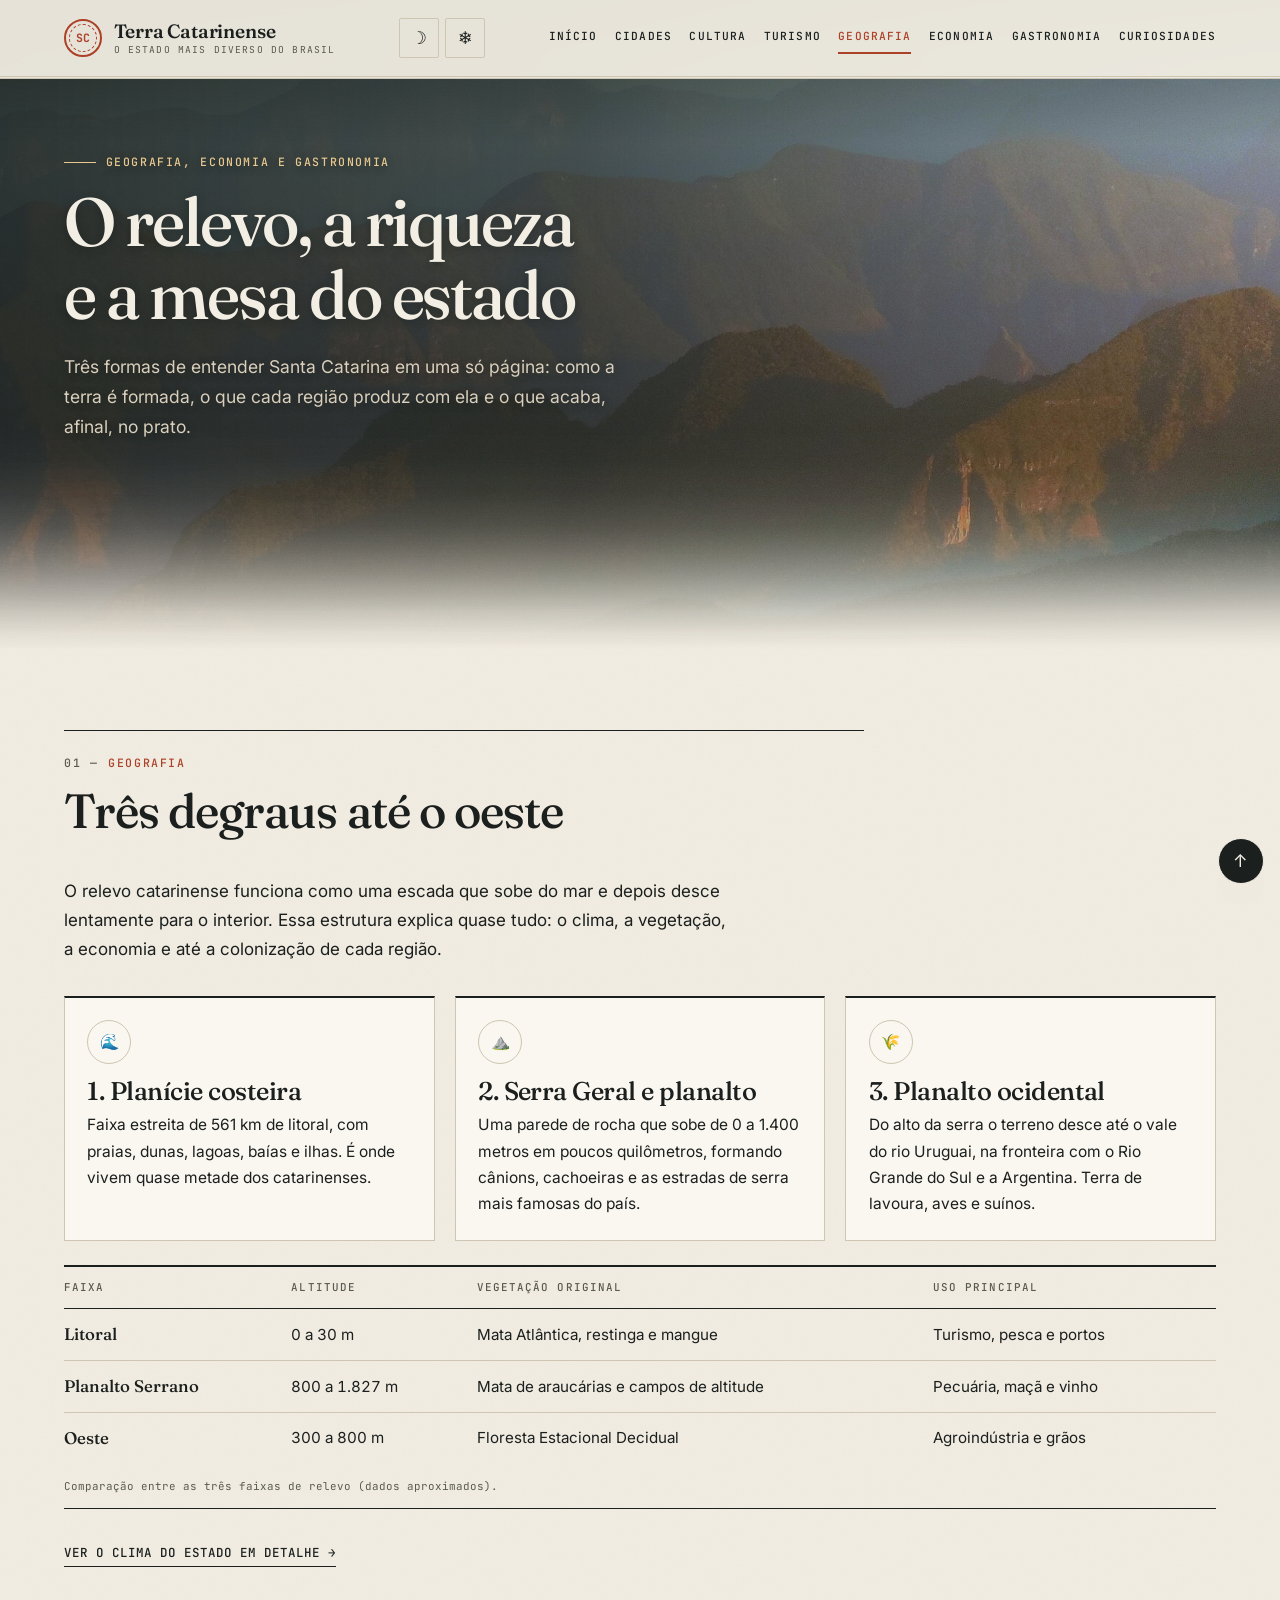
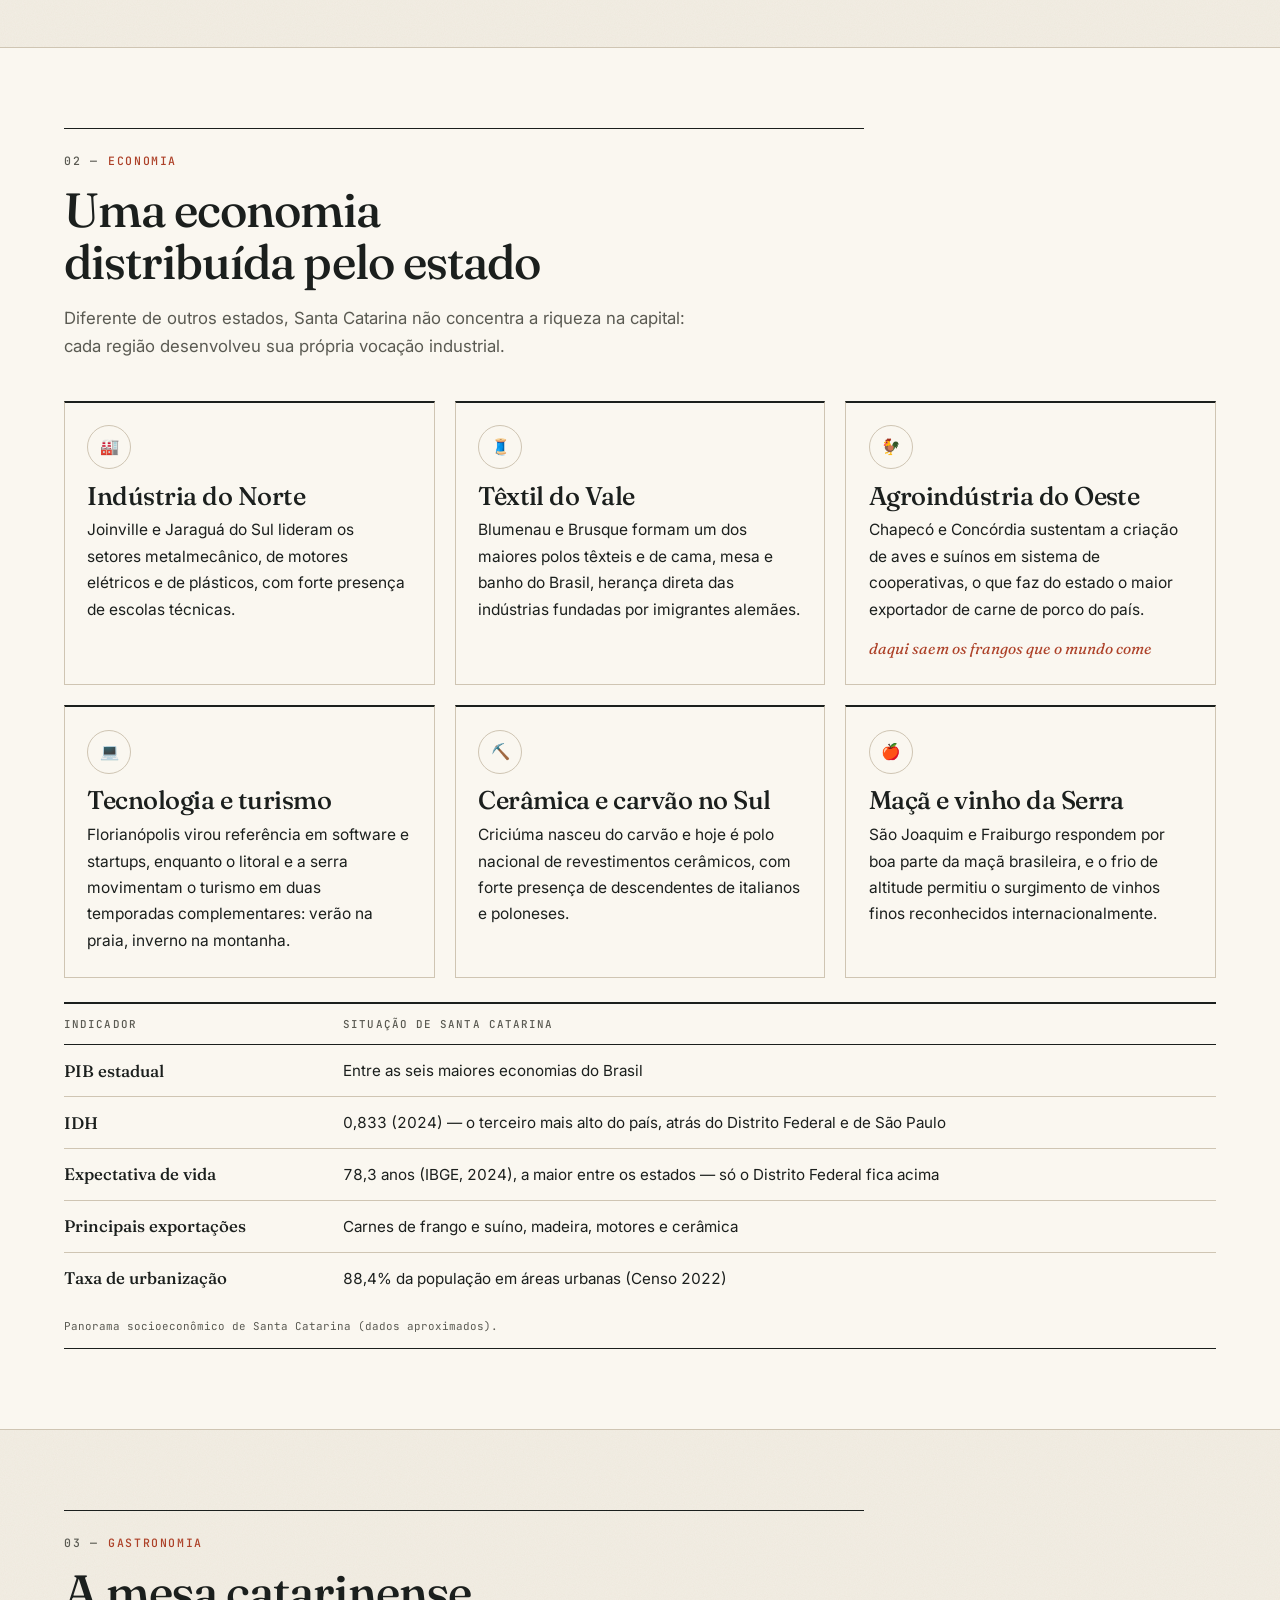
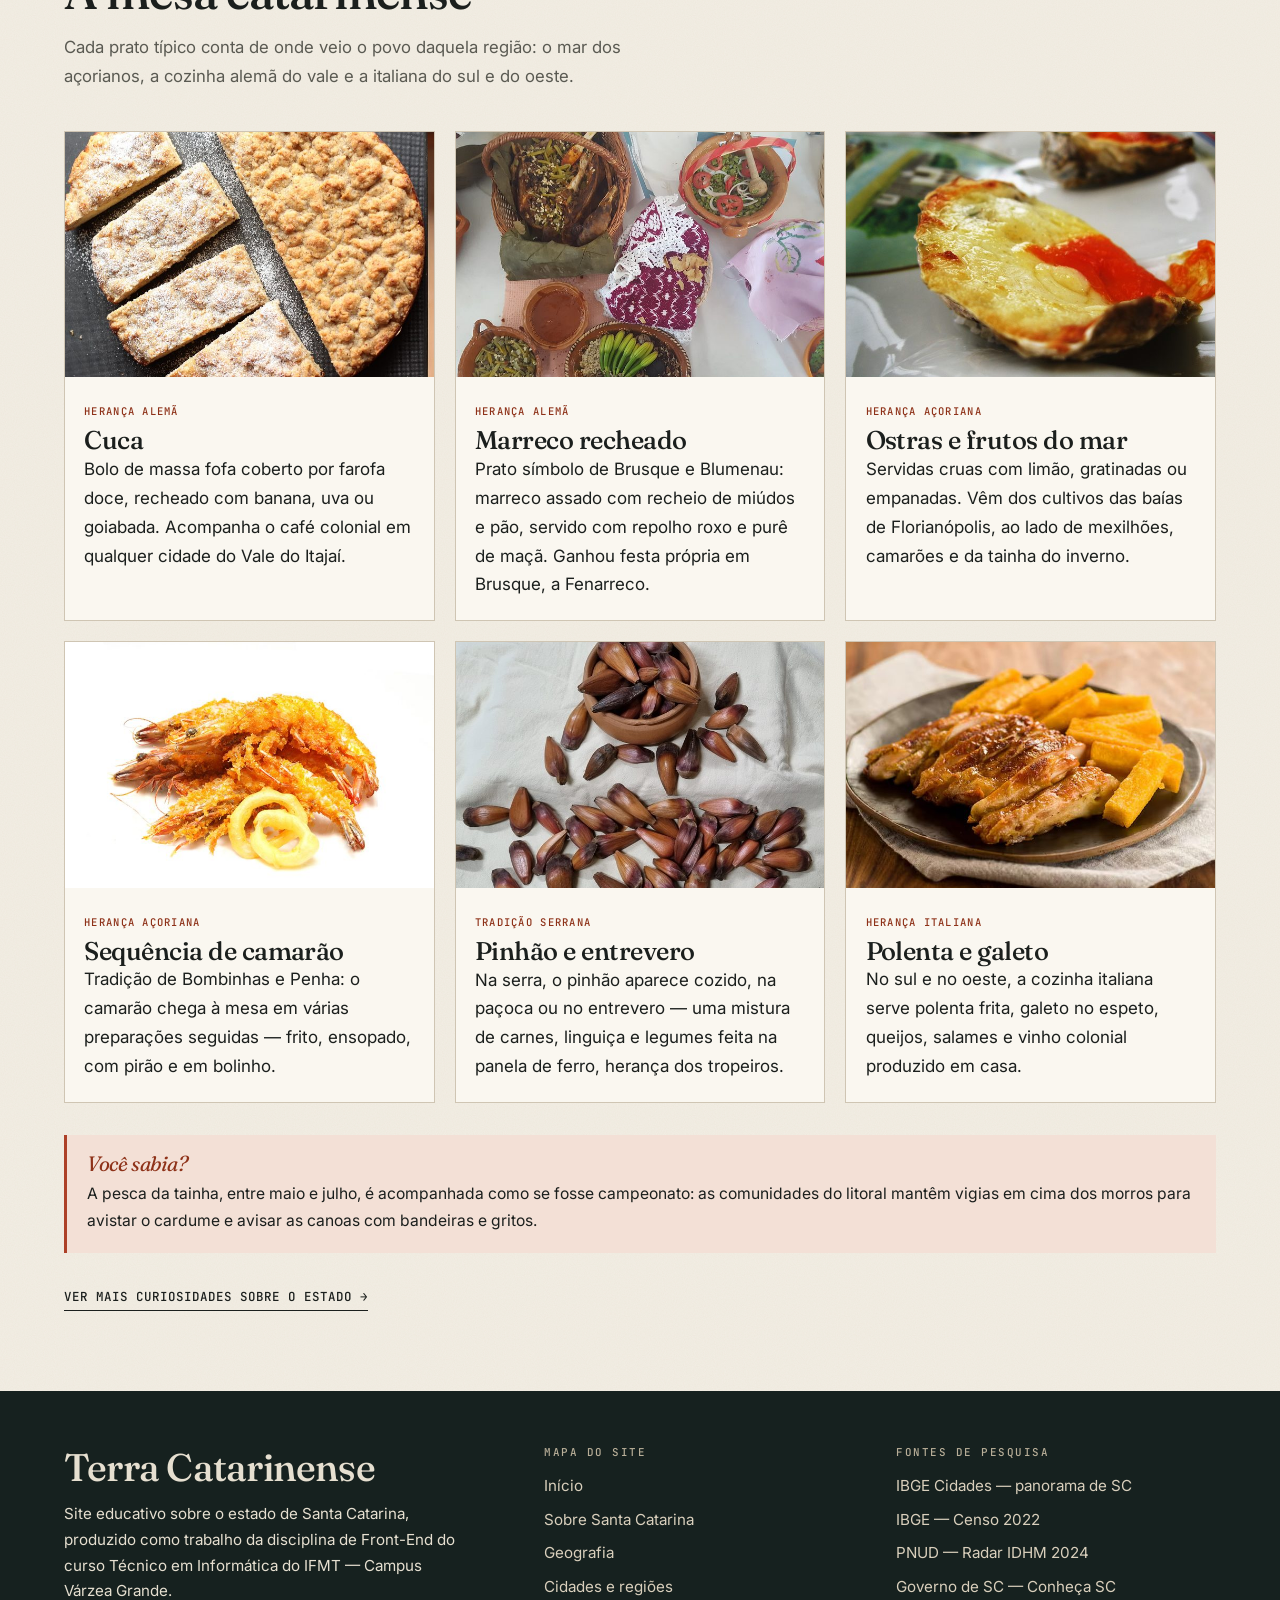
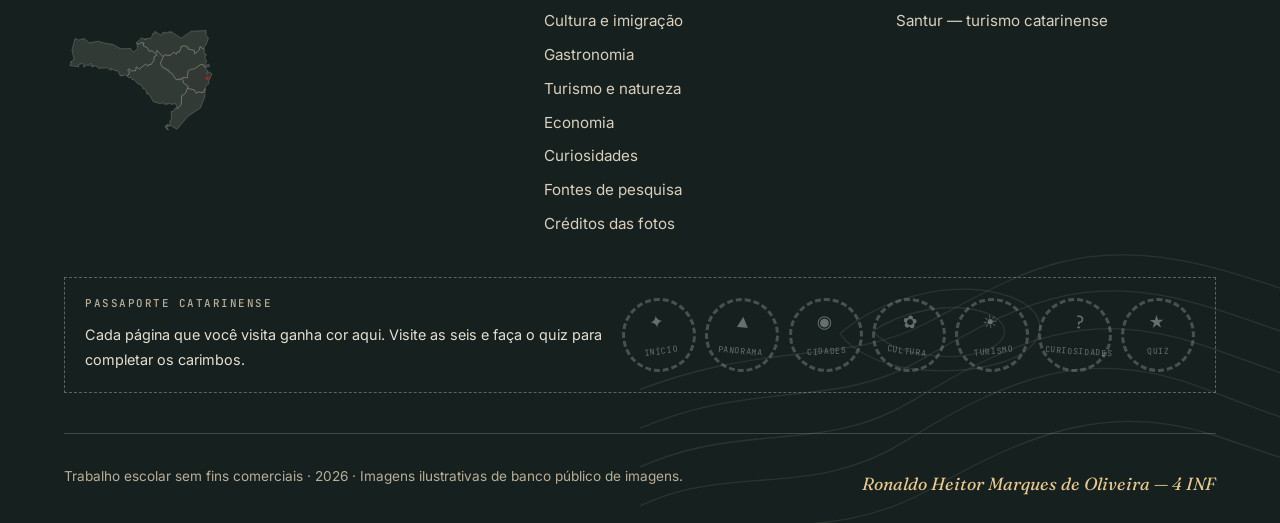
<file: panorama.html>
﻿<!DOCTYPE html>
<html lang="pt-BR">
<head>
  <meta charset="UTF-8">
  <meta name="viewport" content="width=device-width, initial-scale=1">
  <title>Geografia, Economia e Gastronomia — Terra Catarinense</title>
  <meta name="description" content="Relevo e clima de Santa Catarina, a economia distribuída entre suas regiões e os pratos típicos que contam a história de cada uma delas.">
  <!-- Prévia do link (WhatsApp, redes sociais). Precisa de endereço absoluto:
       aponta para o GitHub Pages do projeto. -->
  <meta property="og:type" content="website">
  <meta property="og:locale" content="pt_BR">
  <meta property="og:site_name" content="Terra Catarinense">
  <meta property="og:title" content="Geografia, Economia e Gastronomia — Terra Catarinense">
  <meta property="og:description" content="Relevo e clima de Santa Catarina, a economia distribuída entre suas regiões e os pratos típicos que contam a história de cada uma delas.">
  <meta property="og:url" content="https://krukki.github.io/terra-catarinense/panorama.html">
  <meta property="og:image" content="https://krukki.github.io/terra-catarinense/assets/litoral/previa-link.jpg">
  <meta property="og:image:width" content="1200">
  <meta property="og:image:height" content="630">
  <meta property="og:image:alt" content="Vista aérea da Guarda do Embaú, no litoral de Santa Catarina.">
  <meta name="twitter:card" content="summary_large_image">
  <meta name="author" content="Ronaldo Heitor Marques de Oliveira — 4 INF — IFMT Campus Várzea Grande">

  <link rel="preconnect" href="https://fonts.googleapis.com">
  <link rel="preconnect" href="https://fonts.gstatic.com" crossorigin>
  <link href="https://fonts.googleapis.com/css2?family=Fraunces:ital,opsz,wght@0,9..144,400..700;1,9..144,400..600&family=Inter:wght@400;500;600;700&family=JetBrains+Mono:wght@400;500;700&display=swap" rel="stylesheet">

  <link rel="icon" type="image/svg+xml" href="assets/favicon.svg?v=2">
  <meta name="theme-color" content="#F3EEE4" media="(prefers-color-scheme: light)">
  <meta name="theme-color" content="#0F1614" media="(prefers-color-scheme: dark)">

  <link rel="stylesheet" href="css/style.css">
  <link rel="stylesheet" href="css/estados.css">

</head>
<body id="topo">

  <a class="pular-conteudo" href="#conteudo">Pular para o conteúdo principal</a>

  <header class="cabecalho cabecalho--transparente">
    <div class="container cabecalho__interno">
      <a class="logo" href="index.html">
        <span class="logo__marca" aria-hidden="true">SC</span>
        <span class="logo__texto">
          Terra Catarinense
          <small>o estado mais diverso do Brasil</small>
        </span>
      </a>

      <div class="cabecalho__botoes">
        <label class="tema-botao" title="Alternar entre tema claro e escuro">
          <input class="tema-botao__caixa" type="checkbox" id="tema"
                 aria-label="Alternar entre tema claro e escuro">
          <span class="tema-botao__icone--claro" aria-hidden="true">&#9789;</span>
          <span class="tema-botao__icone--escuro" aria-hidden="true">&#9788;</span>
        </label>
        <label class="tema-botao neve-botao" title="Fazer nevar nesta página">
          <input class="tema-botao__caixa" type="checkbox" id="neve"
                 aria-label="Fazer nevar nesta página">
          <span aria-hidden="true">&#10052;</span>
        </label>
      </div>

      <button class="menu-botao" type="button" popovertarget="menu-principal">
        <span class="menu-botao__barras" aria-hidden="true"><span></span></span>
        <span class="menu-botao__rotulo menu-botao__rotulo--abrir">Menu</span>
        <span class="menu-botao__rotulo menu-botao__rotulo--fechar">Fechar</span>
      </button>

      <nav class="navegacao" id="menu-principal" popover aria-label="Navegação principal">
        <ul class="navegacao__lista">
          <li><a href="index.html">Início</a></li>
          <li><a href="cidades.html">Cidades</a></li>
          <li><a href="cultura.html">Cultura</a></li>
          <li><a href="turismo.html">Turismo</a></li>
          <li><a href="panorama.html#geografia" aria-current="page">Geografia</a></li>
          <li><a href="panorama.html#economia">Economia</a></li>
          <li><a href="panorama.html#gastronomia">Gastronomia</a></li>
          <li><a href="curiosidades.html">Curiosidades</a></li>
        </ul>
      </nav>
    </div>
  </header>

  <main id="conteudo">

    <section class="hero-pagina hero-pagina--foto" id="geografia">
      <img class="hero-pagina__fundo" src="assets/topo/panorama.jpg"
           alt="Camadas de montanhas e paredões da Serra Geral iluminados pelo sol baixo, com névoa ao fundo."
           width="1920" height="1080" decoding="async" fetchpriority="high">
      <div class="container">
        <span class="etiqueta">Geografia, economia e gastronomia</span>
        <h1>O relevo, a riqueza e a mesa do estado</h1>
        <p>
          Três formas de entender Santa Catarina em uma só página: como a terra
          é formada, o que cada região produz com ela e o que acaba, afinal, no
          prato.
        </p>
      </div>
    </section>


    <section class="secao">
      <div class="container">
        <div class="secao__cabecalho revelar">
          <span class="etiqueta">Geografia</span>
          <h2>Três degraus até o oeste</h2>
        </div>

        <div class="texto-medida revelar">
          <p>
            O relevo catarinense funciona como uma escada que sobe do mar e depois
            desce lentamente para o interior. Essa estrutura explica quase tudo:
            o clima, a vegetação, a economia e até a colonização de cada região.
          </p>
        </div>

        <div class="esp-topo-5 grade-blocos revelar" >
          <article class="bloco">
            <p class="bloco__icone" aria-hidden="true">🌊</p>
            <h3>1. Planície costeira</h3>
            <p>
              Faixa estreita de 561 km de litoral, com praias, dunas, lagoas,
              baías e ilhas. É onde vivem quase metade dos catarinenses.
            </p>
          </article>

          <article class="bloco">
            <p class="bloco__icone" aria-hidden="true">⛰️</p>
            <h3>2. Serra Geral e planalto</h3>
            <p>
              Uma parede de rocha que sobe de 0 a 1.400 metros em poucos
              quilômetros, formando cânions, cachoeiras e as estradas de serra
              mais famosas do país.
            </p>
          </article>

          <article class="bloco">
            <p class="bloco__icone" aria-hidden="true">🌾</p>
            <h3>3. Planalto ocidental</h3>
            <p>
              Do alto da serra o terreno desce até o vale do rio Uruguai, na
              fronteira com o Rio Grande do Sul e a Argentina. Terra de lavoura,
              aves e suínos.
            </p>
          </article>
        </div>

        <div class="tabela-envolvida revelar">
          <table>
            <caption>
              Comparação entre as três faixas de relevo (dados aproximados).
            </caption>
            <thead>
              <tr>
                <th scope="col">Faixa</th>
                <th scope="col">Altitude</th>
                <th scope="col">Vegetação original</th>
                <th scope="col">Uso principal</th>
              </tr>
            </thead>
            <tbody>
              <tr>
                <th scope="row">Litoral</th>
                <td>0 a 30 m</td>
                <td>Mata Atlântica, restinga e mangue</td>
                <td>Turismo, pesca e portos</td>
              </tr>
              <tr>
                <th scope="row">Planalto Serrano</th>
                <td>800 a 1.827 m</td>
                <td>Mata de araucárias e campos de altitude</td>
                <td>Pecuária, maçã e vinho</td>
              </tr>
              <tr>
                <th scope="row">Oeste</th>
                <td>300 a 800 m</td>
                <td>Floresta Estacional Decidual</td>
                <td>Agroindústria e grãos</td>
              </tr>
            </tbody>
          </table>
        </div>

        <p class="esp-topo-4 revelar" >
          <a class="link-seta" href="turismo.html#clima">Ver o clima do estado em detalhe</a>
        </p>
      </div>
    </section>

    <section class="secao secao--clara" id="economia">
      <div class="container">
        <div class="secao__cabecalho revelar">
          <span class="etiqueta">Economia</span>
          <h2>Uma economia distribuída pelo estado</h2>
          <p class="subtitulo-secao">
            Diferente de outros estados, Santa Catarina não concentra a riqueza na
            capital: cada região desenvolveu sua própria vocação industrial.
          </p>
        </div>

        <div class="grade-blocos">
          <article class="bloco revelar">
            <p class="bloco__icone" aria-hidden="true">🏭</p>
            <h3>Indústria do Norte</h3>
            <p>
              Joinville e Jaraguá do Sul lideram os setores metalmecânico, de
              motores elétricos e de plásticos, com forte presença de escolas
              técnicas.
            </p>
          </article>

          <article class="bloco revelar">
            <p class="bloco__icone" aria-hidden="true">🧵</p>
            <h3>Têxtil do Vale</h3>
            <p>
              Blumenau e Brusque formam um dos maiores polos têxteis e de cama,
              mesa e banho do Brasil, herança direta das indústrias fundadas por
              imigrantes alemães.
            </p>
          </article>

          <article class="bloco revelar">
            <p class="bloco__icone" aria-hidden="true">🐓</p>
            <h3>Agroindústria do Oeste</h3>
            <p>
              Chapecó e Concórdia sustentam a criação de aves e suínos em sistema
              de cooperativas, o que faz do estado o maior exportador de carne de
              porco do país.
            </p>
            <p class="bloco__nota">daqui saem os frangos que o mundo come</p>
          </article>

          <article class="bloco revelar">
            <p class="bloco__icone" aria-hidden="true">💻</p>
            <h3>Tecnologia e turismo</h3>
            <p>
              Florianópolis virou referência em software e startups, enquanto o
              litoral e a serra movimentam o turismo em duas temporadas
              complementares: verão na praia, inverno na montanha.
            </p>
          </article>

          <article class="bloco revelar">
            <p class="bloco__icone" aria-hidden="true">⛏️</p>
            <h3>Cerâmica e carvão no Sul</h3>
            <p>
              Criciúma nasceu do carvão e hoje é polo nacional de revestimentos
              cerâmicos, com forte presença de descendentes de italianos e
              poloneses.
            </p>
          </article>

          <article class="bloco revelar">
            <p class="bloco__icone" aria-hidden="true">🍎</p>
            <h3>Maçã e vinho da Serra</h3>
            <p>
              São Joaquim e Fraiburgo respondem por boa parte da maçã brasileira,
              e o frio de altitude permitiu o surgimento de vinhos finos
              reconhecidos internacionalmente.
            </p>
          </article>
        </div>

        <div class="tabela-envolvida revelar">
          <table>
            <caption>
              Panorama socioeconômico de Santa Catarina (dados aproximados).
            </caption>
            <thead>
              <tr>
                <th scope="col">Indicador</th>
                <th scope="col">Situação de Santa Catarina</th>
              </tr>
            </thead>
            <tbody>
              <tr>
                <th scope="row">PIB estadual</th>
                <td>Entre as seis maiores economias do Brasil</td>
              </tr>
              <tr>
                <th scope="row">IDH</th>
                <td>0,833 (2024) — o terceiro mais alto do país, atrás do Distrito Federal e de São Paulo</td>
              </tr>
              <tr>
                <th scope="row">Expectativa de vida</th>
                <td>78,3 anos (IBGE, 2024), a maior entre os estados — só o Distrito Federal fica acima</td>
              </tr>
              <tr>
                <th scope="row">Principais exportações</th>
                <td>Carnes de frango e suíno, madeira, motores e cerâmica</td>
              </tr>
              <tr>
                <th scope="row">Taxa de urbanização</th>
                <td>88,4% da população em áreas urbanas (Censo 2022)</td>
              </tr>
            </tbody>
          </table>
        </div>
      </div>
    </section>

    <section class="secao" id="gastronomia">
      <div class="container">
        <div class="secao__cabecalho revelar">
          <span class="etiqueta">Gastronomia</span>
          <h2>A mesa catarinense</h2>
          <p class="subtitulo-secao">
            Cada prato típico conta de onde veio o povo daquela região: o mar dos
            açorianos, a cozinha alemã do vale e a italiana do sul e do oeste.
          </p>
        </div>

        <div class="grade-pratos">

          <article class="prato revelar">
            <img src="assets/gastronomia/cuca.jpg"
                 alt="Cuca fatiada com farofa de açúcar por cima, sobre tábua de madeira."
                 width="700" height="470" loading="lazy" decoding="async">
            <div class="prato__corpo">
              <p class="prato__origem">Herança alemã</p>
              <h3>Cuca</h3>
              <p>
                Bolo de massa fofa coberto por farofa doce, recheado com banana,
                uva ou goiabada. Acompanha o café colonial em qualquer cidade do
                Vale do Itajaí.
              </p>
            </div>
          </article>

          <article class="prato revelar">
            <img src="assets/gastronomia/marreco.jpg"
                 alt="Mesa farta com pratos típicos servidos em travessas, cestos e tigelas de barro."
                 width="700" height="470" loading="lazy" decoding="async">
            <div class="prato__corpo">
              <p class="prato__origem">Herança alemã</p>
              <h3>Marreco recheado</h3>
              <p>
                Prato símbolo de Brusque e Blumenau: marreco assado com recheio de miúdos e pão, servido com repolho roxo e purê de maçã. Ganhou festa própria em Brusque, a Fenarreco.
              </p>
            </div>
          </article>

          <article class="prato revelar">
            <img src="assets/gastronomia/ostras-gratinadas.jpg"
                 alt="Ostras gratinadas em conchas, servidas quentes em prato branco."
                 width="700" height="470" loading="lazy" decoding="async">
            <div class="prato__corpo">
              <p class="prato__origem">Herança açoriana</p>
              <h3>Ostras e frutos do mar</h3>
              <p>
                Servidas cruas com limão, gratinadas ou empanadas. Vêm dos
                cultivos das baías de Florianópolis, ao lado de mexilhões,
                camarões e da tainha do inverno.
              </p>
            </div>
          </article>

          <article class="prato revelar">
            <img src="assets/gastronomia/camarao.jpg"
                 alt="Camarões empanados e fritos servidos com anéis de cebola."
                 width="700" height="470" loading="lazy" decoding="async">
            <div class="prato__corpo">
              <p class="prato__origem">Herança açoriana</p>
              <h3>Sequência de camarão</h3>
              <p>
                Tradição de Bombinhas e Penha: o camarão chega à mesa em várias
                preparações seguidas — frito, ensopado, com pirão e em bolinho.
              </p>
            </div>
          </article>

          <article class="prato revelar">
            <img src="assets/gastronomia/entrevero.jpg"
                 alt="Pinhões crus, as sementes da araucária, espalhados sobre um pano e numa tigela de barro."
                 width="700" height="470" loading="lazy" decoding="async">
            <div class="prato__corpo">
              <p class="prato__origem">Tradição serrana</p>
              <h3>Pinhão e entrevero</h3>
              <p>
                Na serra, o pinhão aparece cozido, na paçoca ou no entrevero — uma
                mistura de carnes, linguiça e legumes feita na panela de ferro,
                herança dos tropeiros.
              </p>
            </div>
          </article>

          <article class="prato revelar">
            <img src="assets/gastronomia/galeto-polenta.jpg"
                 alt="Prato com pedaços de galeto assado e bastões de polenta frita."
                 width="700" height="470" loading="lazy" decoding="async">
            <div class="prato__corpo">
              <p class="prato__origem">Herança italiana</p>
              <h3>Polenta e galeto</h3>
              <p>
                No sul e no oeste, a cozinha italiana serve polenta frita, galeto
                no espeto, queijos, salames e vinho colonial produzido em casa.
              </p>
            </div>
          </article>
        </div>

        <aside class="esp-topo-6 voce-sabia revelar" role="note">
          <h3>Você sabia?</h3>
          <p>
            A pesca da tainha, entre maio e julho, é acompanhada como se fosse
            campeonato: as comunidades do litoral mantêm vigias em cima dos morros
            para avistar o cardume e avisar as canoas com bandeiras e gritos.
          </p>
        </aside>

        <p class="esp-topo-4 revelar" >
          <a class="link-seta" href="curiosidades.html">Ver mais curiosidades sobre o estado</a>
        </p>
      </div>
    </section>

  </main>

  <footer class="rodape">
    <div class="container">
      <div class="rodape__grade">

        <div class="rodape__sobre">
          <h2>Terra Catarinense</h2>
          <p>
            Site educativo sobre o estado de Santa Catarina, produzido como
            trabalho da disciplina de Front-End do curso Técnico em Informática
            do IFMT — Campus Várzea Grande.
          </p>

          <div class="rodape__mapa-estado">
            <img src="assets/mapa-sc.svg" width="600" height="380" loading="lazy" decoding="async"
                 alt="Contorno do estado de Santa Catarina dividido em suas seis mesorregiões oficiais.">
          </div>
        </div>

        <nav id="mapa-site" aria-labelledby="titulo-mapa-site">
          <h3 class="rodape__titulo" id="titulo-mapa-site">Mapa do site</h3>
          <ul class="rodape__lista">
            <li><a href="index.html">Início</a></li>
            <li><a href="index.html#sobre">Sobre Santa Catarina</a></li>
            <li><a href="panorama.html#geografia">Geografia</a></li>
            <li><a href="cidades.html">Cidades e regiões</a></li>
            <li><a href="cultura.html">Cultura e imigração</a></li>
            <li><a href="panorama.html#gastronomia">Gastronomia</a></li>
            <li><a href="turismo.html">Turismo e natureza</a></li>
            <li><a href="panorama.html#economia">Economia</a></li>
            <li><a href="curiosidades.html">Curiosidades</a></li>
            <li><a href="index.html#fontes">Fontes de pesquisa</a></li>
            <li><a href="curiosidades.html#creditos">Créditos das fotos</a></li>
          </ul>
        </nav>

        <div>
          <h3 class="rodape__titulo">Fontes de pesquisa</h3>
          <ul class="rodape__lista">
            <li><a href="https://cidades.ibge.gov.br/brasil/sc/panorama" rel="external noopener" target="_blank">IBGE Cidades — panorama de SC</a></li>
            <li><a href="https://censo2022.ibge.gov.br/panorama/" rel="external noopener" target="_blank">IBGE — Censo 2022</a></li>
            <li><a href="https://www.undp.org/pt/brazil/news/nordeste-lidera-maiores-avancos-estaduais-no-idhm-entre-2012-e-2024" rel="external noopener" target="_blank">PNUD — Radar IDHM 2024</a></li>
            <li><a href="https://estado.sc.gov.br/conheca-sc/" rel="external noopener" target="_blank">Governo de SC — Conheça SC</a></li>
            <li><a href="https://santur.sc.gov.br/" rel="external noopener" target="_blank">Santur — turismo catarinense</a></li>
          </ul>
        </div>
      </div>

      <section class="passaporte" id="quiz-concluido" aria-labelledby="titulo-passaporte">
        <div class="passaporte__texto">
          <h3 class="rodape__titulo" id="titulo-passaporte">Passaporte catarinense</h3>
          <p>Cada página que você visita ganha cor aqui. Visite as seis e faça o quiz para completar os carimbos.</p>
        </div>
        <ul class="passaporte__carimbos">
          <li><a class="carimbo" href="index.html"><span class="carimbo__icone" aria-hidden="true">✦</span>Início</a></li>
          <li><a class="carimbo" href="panorama.html"><span class="carimbo__icone" aria-hidden="true">▲</span>Panorama</a></li>
          <li><a class="carimbo" href="cidades.html"><span class="carimbo__icone" aria-hidden="true">◉</span>Cidades</a></li>
          <li><a class="carimbo" href="cultura.html"><span class="carimbo__icone" aria-hidden="true">✿</span>Cultura</a></li>
          <li><a class="carimbo" href="turismo.html"><span class="carimbo__icone" aria-hidden="true">☀</span>Turismo</a></li>
          <li><a class="carimbo" href="curiosidades.html"><span class="carimbo__icone" aria-hidden="true">?</span>Curiosidades</a></li>
          <li><a class="carimbo" href="curiosidades.html#quiz-concluido"><span class="carimbo__icone" aria-hidden="true">★</span>Quiz</a></li>
        </ul>
      </section>

      <div class="rodape__base">
        <p>
          Trabalho escolar sem fins comerciais &middot; <span>2026</span> &middot;
          Imagens ilustrativas de banco público de imagens.
        </p>
        <p class="rodape__assinatura">Ronaldo Heitor Marques de Oliveira — 4 INF</p>
      </div>
    </div>
  </footer>

  <a class="voltar-topo" href="#topo" aria-label="Voltar ao topo da página">&#8593;</a>


  <!-- Neve: aparece quando o botão ❄ do cabeçalho está marcado (só CSS).
       Posição, tamanho e velocidade de cada floco vêm das variáveis. -->
  <div class="neve" aria-hidden="true">
    <i style="--x:16.2%;--d:10.7s;--a:-4.5s;--t:1.13;--v:-0.7rem"></i>
    <i style="--x:21.7%;--d:15.8s;--a:-7.5s;--t:1.04;--v:2.3rem"></i>
    <i style="--x:25.2%;--d:10.8s;--a:-13.4s;--t:1.04;--v:2.2rem"></i>
    <i style="--x:62.4%;--d:15.6s;--a:-6.7s;--t:0.86;--v:2.3rem"></i>
    <i style="--x:50.9%;--d:13.8s;--a:-5.0s;--t:0.7;--v:2.3rem"></i>
    <i style="--x:0.3%;--d:11.6s;--a:-5.1s;--t:1.3;--v:-1.7rem"></i>
    <i style="--x:7.4%;--d:8.6s;--a:-8.8s;--t:0.9;--v:3.0rem"></i>
    <i style="--x:50.7%;--d:12.6s;--a:-1.6s;--t:1.02;--v:1.6rem"></i>
    <i style="--x:38.1%;--d:15.5s;--a:-2.2s;--t:0.73;--v:0.3rem"></i>
    <i style="--x:45.0%;--d:7.3s;--a:-4.3s;--t:0.77;--v:-0.3rem"></i>
    <i style="--x:67.2%;--d:11.0s;--a:-8.7s;--t:1.16;--v:-0.2rem"></i>
    <i style="--x:60.3%;--d:8.5s;--a:-2.2s;--t:0.57;--v:1.8rem"></i>
    <i style="--x:1.8%;--d:13.0s;--a:-3.8s;--t:0.72;--v:-2.3rem"></i>
    <i style="--x:5.7%;--d:8.5s;--a:-1.2s;--t:0.96;--v:0.9rem"></i>
    <i style="--x:43.7%;--d:16.0s;--a:-3.8s;--t:1.08;--v:-1.4rem"></i>
    <i style="--x:63.7%;--d:7.4s;--a:-15.6s;--t:1.16;--v:-2.8rem"></i>
    <i style="--x:23.0%;--d:15.4s;--a:-12.1s;--t:0.75;--v:-0.2rem"></i>
    <i style="--x:14.0%;--d:12.3s;--a:-3.5s;--t:0.77;--v:-1.7rem"></i>
    <i style="--x:5.8%;--d:11.3s;--a:-12.5s;--t:1.03;--v:2.9rem"></i>
    <i style="--x:63.8%;--d:8.9s;--a:-10.4s;--t:0.87;--v:-2.6rem"></i>
    <i style="--x:99.8%;--d:7.2s;--a:-0.6s;--t:0.79;--v:-0.2rem"></i>
    <i style="--x:17.0%;--d:13.1s;--a:-15.7s;--t:1.01;--v:-2.0rem"></i>
    <i style="--x:52.4%;--d:11.1s;--a:-6.3s;--t:0.91;--v:-1.7rem"></i>
    <i style="--x:75.9%;--d:12.4s;--a:-2.3s;--t:0.78;--v:-1.4rem"></i>
    <i style="--x:16.4%;--d:11.4s;--a:-1.9s;--t:0.75;--v:0.9rem"></i>
    <i style="--x:50.0%;--d:8.5s;--a:-10.8s;--t:1.3;--v:1.1rem"></i>
    <i style="--x:19.5%;--d:11.7s;--a:-12.8s;--t:1.18;--v:-2.9rem"></i>
    <i style="--x:22.7%;--d:14.6s;--a:-1.9s;--t:0.92;--v:0.9rem"></i>
    <i style="--x:0.4%;--d:8.8s;--a:-15.8s;--t:0.99;--v:-2.2rem"></i>
    <i style="--x:69.6%;--d:10.4s;--a:-8.9s;--t:0.88;--v:-2.8rem"></i>
    <i style="--x:93.4%;--d:15.0s;--a:-9.9s;--t:0.64;--v:-1.7rem"></i>
    <i style="--x:73.0%;--d:12.3s;--a:-8.8s;--t:1.21;--v:-0.2rem"></i>
  </div>
</body>
</html>
</file>
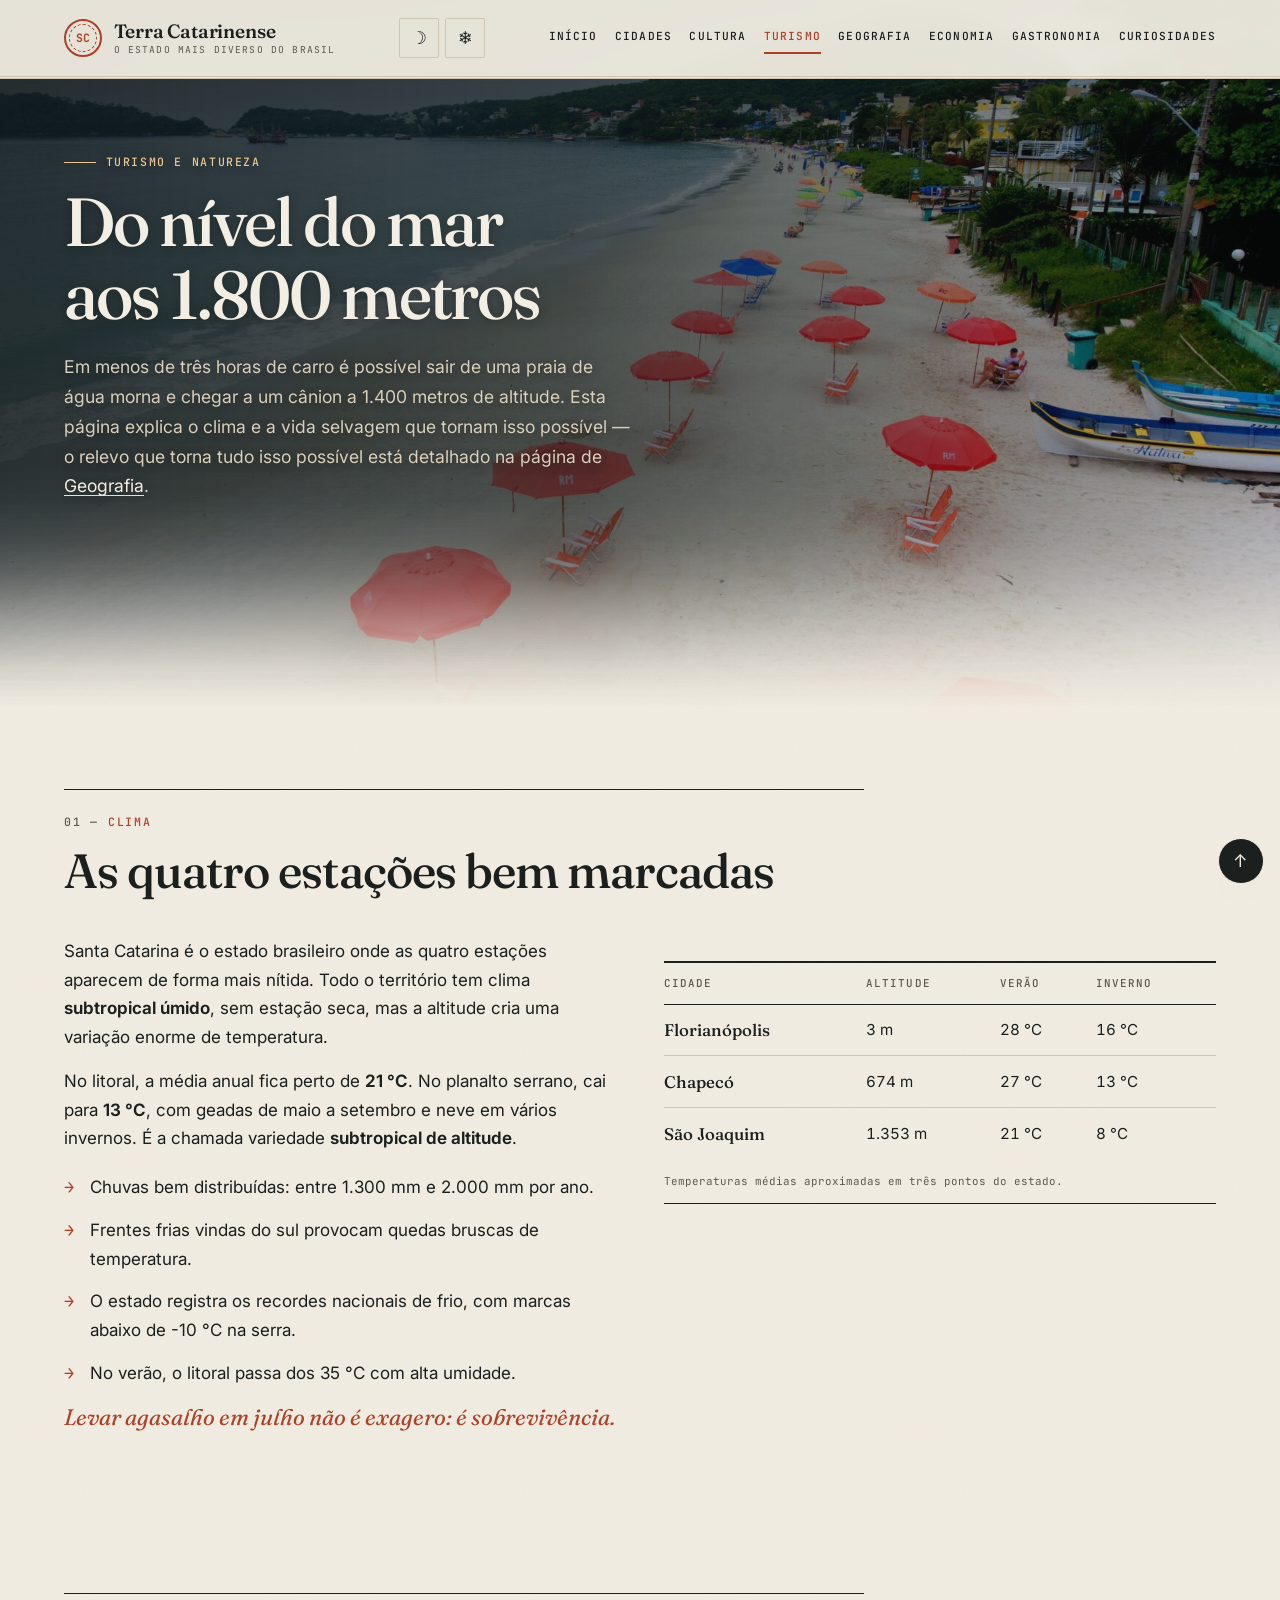
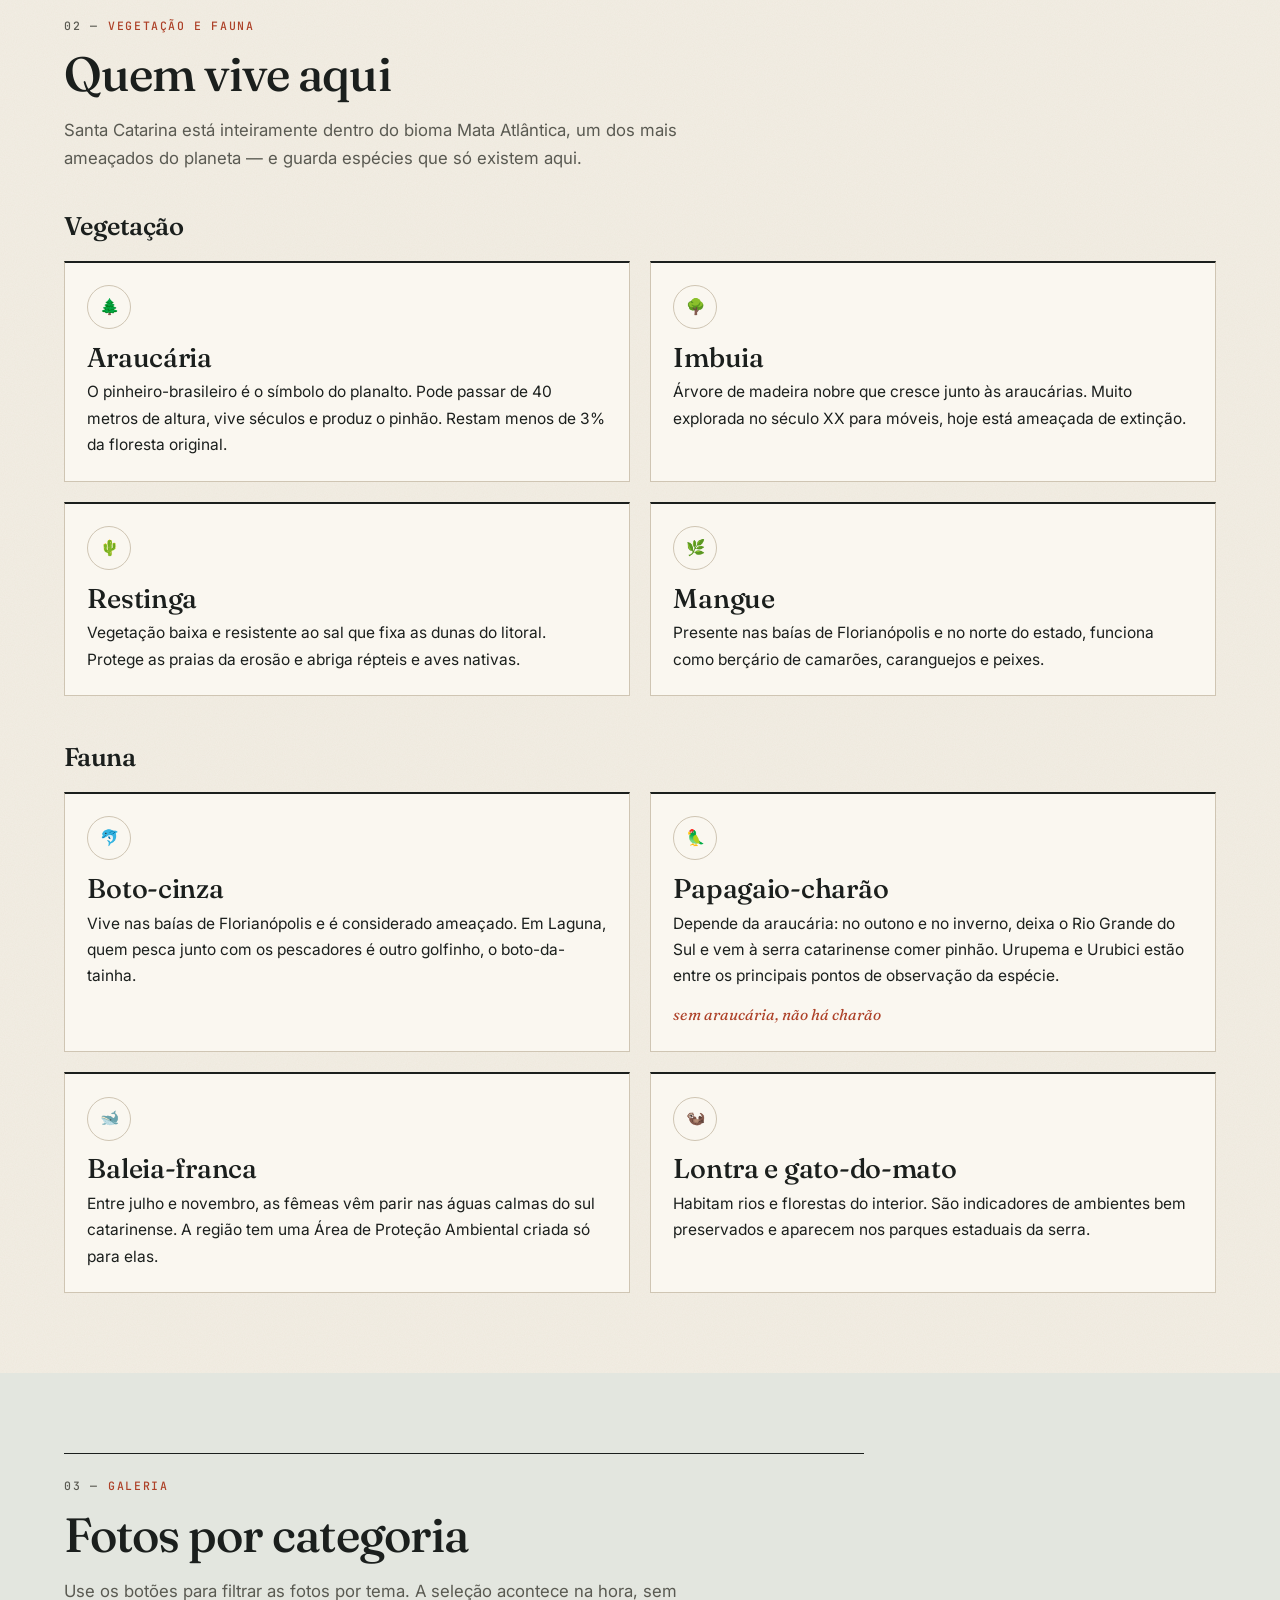
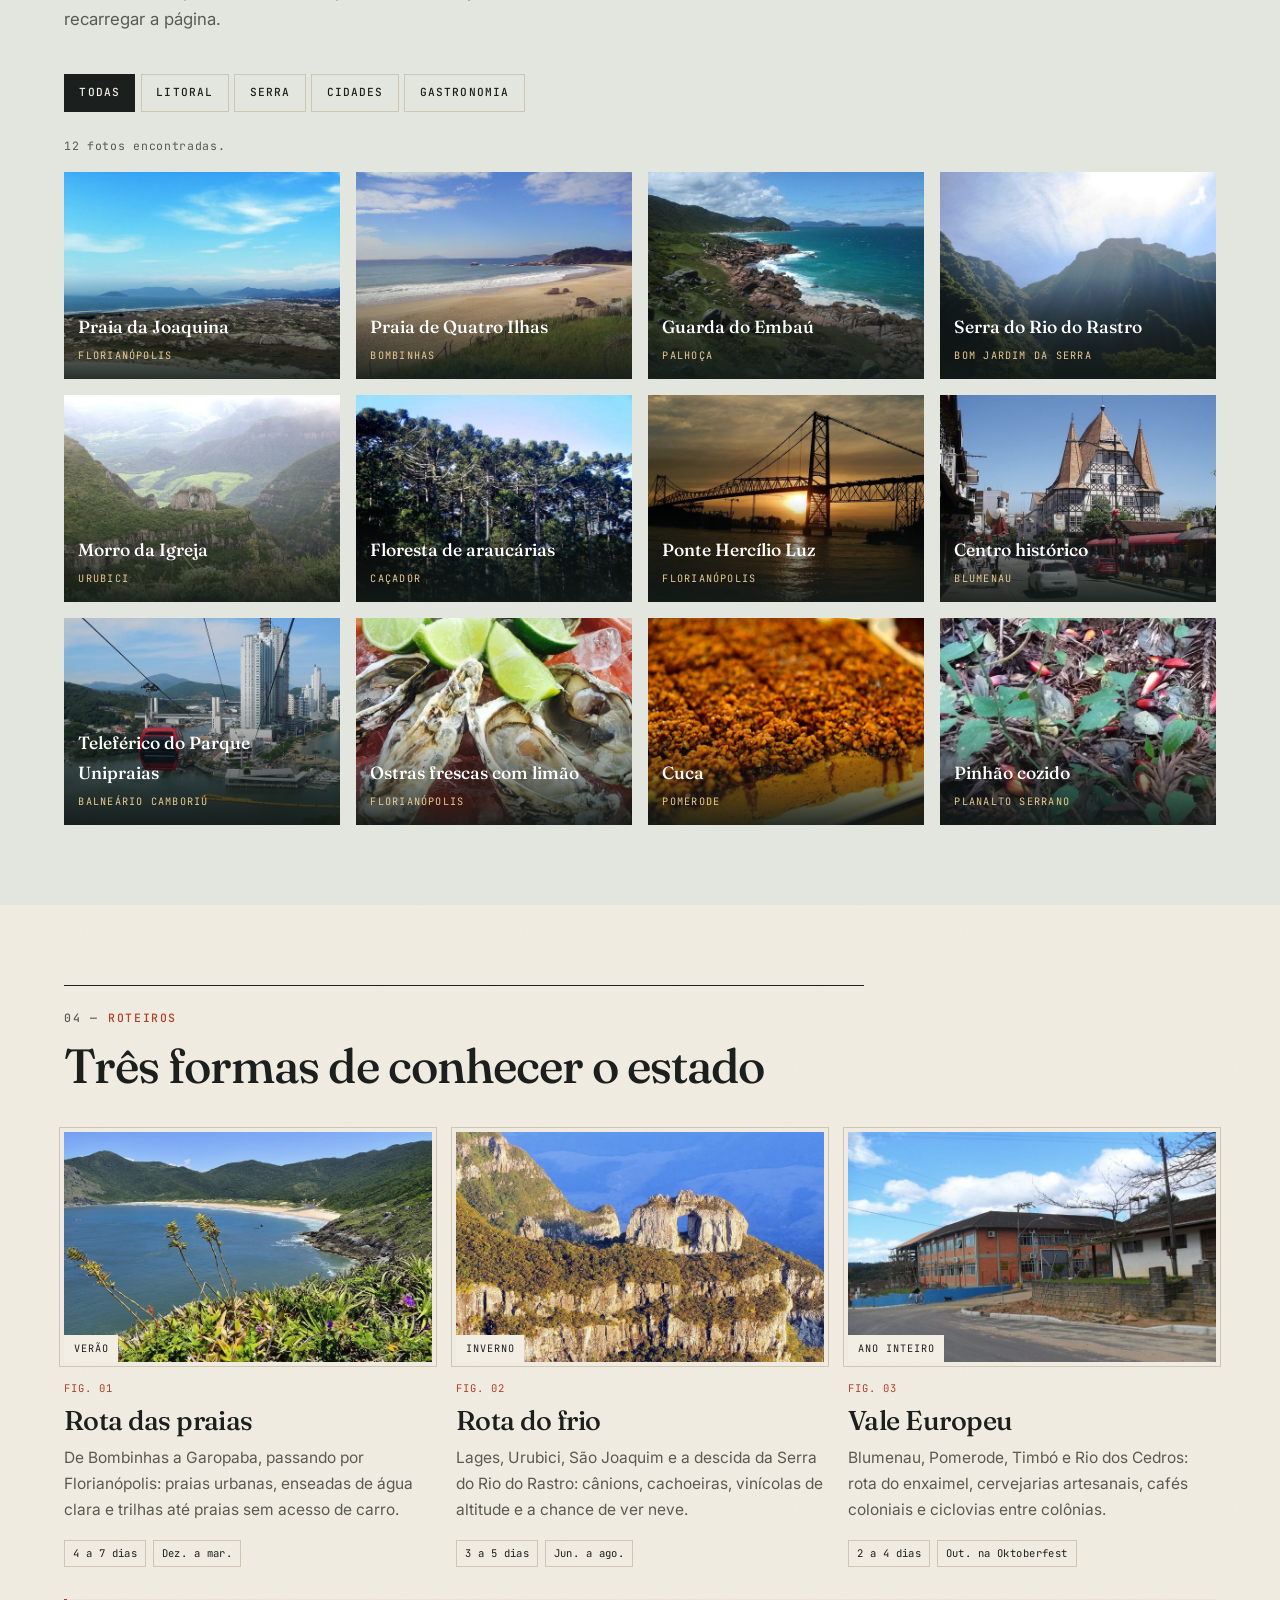
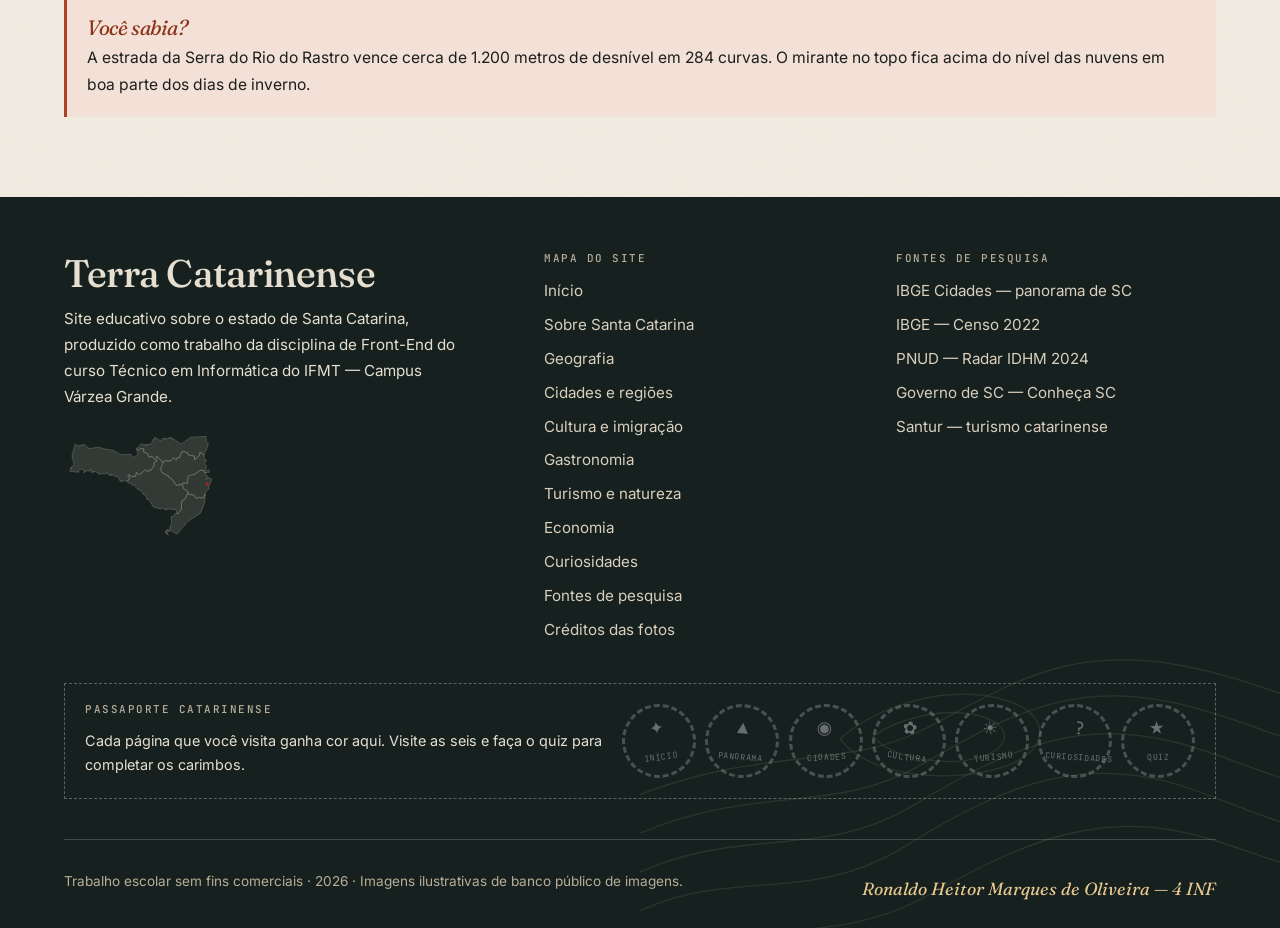
<file: turismo.html>
﻿<!DOCTYPE html>
<html lang="pt-BR">
<head>
  <meta charset="UTF-8">
  <meta name="viewport" content="width=device-width, initial-scale=1">
  <title>Turismo e Natureza de Santa Catarina — Terra Catarinense</title>
  <meta name="description" content="Clima, vegetação e fauna de Santa Catarina, com galeria de fotos filtrável por litoral, serra, cidades e gastronomia.">
  <!-- Prévia do link (WhatsApp, redes sociais). Precisa de endereço absoluto:
       aponta para o GitHub Pages do projeto. -->
  <meta property="og:type" content="website">
  <meta property="og:locale" content="pt_BR">
  <meta property="og:site_name" content="Terra Catarinense">
  <meta property="og:title" content="Turismo e Natureza de Santa Catarina — Terra Catarinense">
  <meta property="og:description" content="Clima, vegetação e fauna de Santa Catarina, com galeria de fotos filtrável por litoral, serra, cidades e gastronomia.">
  <meta property="og:url" content="https://krukki.github.io/terra-catarinense/turismo.html">
  <meta property="og:image" content="https://krukki.github.io/terra-catarinense/assets/litoral/previa-link.jpg">
  <meta property="og:image:width" content="1200">
  <meta property="og:image:height" content="630">
  <meta property="og:image:alt" content="Vista aérea da Guarda do Embaú, no litoral de Santa Catarina.">
  <meta name="twitter:card" content="summary_large_image">
  <meta name="author" content="Ronaldo Heitor Marques de Oliveira — 4 INF — IFMT Campus Várzea Grande">

  <link rel="preconnect" href="https://fonts.googleapis.com">
  <link rel="preconnect" href="https://fonts.gstatic.com" crossorigin>
  <link href="https://fonts.googleapis.com/css2?family=Fraunces:ital,opsz,wght@0,9..144,400..700;1,9..144,400..600&family=Inter:wght@400;500;600;700&family=JetBrains+Mono:wght@400;500;700&display=swap" rel="stylesheet">

  <link rel="icon" type="image/svg+xml" href="assets/favicon.svg?v=2">
  <meta name="theme-color" content="#F3EEE4" media="(prefers-color-scheme: light)">
  <meta name="theme-color" content="#0F1614" media="(prefers-color-scheme: dark)">

  <link rel="stylesheet" href="css/style.css">
  <link rel="stylesheet" href="css/estados.css">

</head>
<body id="topo">

  <a class="pular-conteudo" href="#conteudo">Pular para o conteúdo principal</a>

  <header class="cabecalho cabecalho--transparente">
    <div class="container cabecalho__interno">
      <a class="logo" href="index.html">
        <span class="logo__marca" aria-hidden="true">SC</span>
        <span class="logo__texto">
          Terra Catarinense
          <small>o estado mais diverso do Brasil</small>
        </span>
      </a>

      <div class="cabecalho__botoes">
        <label class="tema-botao" title="Alternar entre tema claro e escuro">
          <input class="tema-botao__caixa" type="checkbox" id="tema"
                 aria-label="Alternar entre tema claro e escuro">
          <span class="tema-botao__icone--claro" aria-hidden="true">&#9789;</span>
          <span class="tema-botao__icone--escuro" aria-hidden="true">&#9788;</span>
        </label>
        <label class="tema-botao neve-botao" title="Fazer nevar nesta página">
          <input class="tema-botao__caixa" type="checkbox" id="neve"
                 aria-label="Fazer nevar nesta página">
          <span aria-hidden="true">&#10052;</span>
        </label>
      </div>

      <button class="menu-botao" type="button" popovertarget="menu-principal">
        <span class="menu-botao__barras" aria-hidden="true"><span></span></span>
        <span class="menu-botao__rotulo menu-botao__rotulo--abrir">Menu</span>
        <span class="menu-botao__rotulo menu-botao__rotulo--fechar">Fechar</span>
      </button>

      <nav class="navegacao" id="menu-principal" popover aria-label="Navegação principal">
        <ul class="navegacao__lista">
          <li><a href="index.html">Início</a></li>
          <li><a href="cidades.html">Cidades</a></li>
          <li><a href="cultura.html">Cultura</a></li>
          <li><a href="turismo.html" aria-current="page">Turismo</a></li>
          <li><a href="panorama.html#geografia">Geografia</a></li>
          <li><a href="panorama.html#economia">Economia</a></li>
          <li><a href="panorama.html#gastronomia">Gastronomia</a></li>
          <li><a href="curiosidades.html">Curiosidades</a></li>
        </ul>
      </nav>
    </div>
  </header>

  <main id="conteudo">

    <section class="hero-pagina hero-pagina--foto">
      <img class="hero-pagina__fundo" src="assets/topo/turismo.jpg"
           alt="Praia de Bombinhas vista do alto: areia clara, mar calmo, guarda-sóis vermelhos e morro coberto de mata."
           width="1920" height="1080" decoding="async" fetchpriority="high">
      <div class="container">
        <span class="etiqueta">Turismo e natureza</span>
        <h1>Do nível do mar aos 1.800 metros</h1>
        <p>
          Em menos de três horas de carro é possível sair de uma praia de água
          morna e chegar a um cânion a 1.400 metros de altitude. Esta página
          explica o clima e a vida selvagem que tornam isso possível — o relevo
          que torna tudo isso possível está detalhado na página de
          <a href="panorama.html#geografia">Geografia</a>.
        </p>
      </div>
    </section>


    <section class="secao" id="clima">
      <div class="container">
        <div class="secao__cabecalho revelar">
          <span class="etiqueta">Clima</span>
          <h2>As quatro estações bem marcadas</h2>
        </div>

        <div class="duas-colunas">
          <div class="revelar">
            <p>
              Santa Catarina é o estado brasileiro onde as quatro estações
              aparecem de forma mais nítida. Todo o território tem clima
              <strong>subtropical úmido</strong>, sem estação seca, mas a altitude
              cria uma variação enorme de temperatura.
            </p>
            <p>
              No litoral, a média anual fica perto de <strong>21 °C</strong>. No
              planalto serrano, cai para <strong>13 °C</strong>, com geadas de maio
              a setembro e neve em vários invernos. É a chamada variedade
              <strong>subtropical de altitude</strong>.
            </p>

            <ul class="lista-topicos">
              <li>Chuvas bem distribuídas: entre 1.300 mm e 2.000 mm por ano.</li>
              <li>Frentes frias vindas do sul provocam quedas bruscas de temperatura.</li>
              <li>O estado registra os recordes nacionais de frio, com marcas abaixo de -10 °C na serra.</li>
              <li>No verão, o litoral passa dos 35 °C com alta umidade.</li>
            </ul>

            <p class="esp-topo-1 selo" >
              Levar agasalho em julho não é exagero: é sobrevivência.
            </p>
          </div>

          <div class="esp-topo-0 tabela-envolvida revelar" >
            <table>
              <caption>
                Temperaturas médias aproximadas em três pontos do estado.
              </caption>
              <thead>
                <tr>
                  <th scope="col">Cidade</th>
                  <th scope="col">Altitude</th>
                  <th scope="col">Verão</th>
                  <th scope="col">Inverno</th>
                </tr>
              </thead>
              <tbody>
                <tr>
                  <th scope="row">Florianópolis</th>
                  <td>3 m</td>
                  <td>28 °C</td>
                  <td>16 °C</td>
                </tr>
                <tr>
                  <th scope="row">Chapecó</th>
                  <td>674 m</td>
                  <td>27 °C</td>
                  <td>13 °C</td>
                </tr>
                <tr>
                  <th scope="row">São Joaquim</th>
                  <td>1.353 m</td>
                  <td>21 °C</td>
                  <td>8 °C</td>
                </tr>
              </tbody>
            </table>
          </div>
        </div>
      </div>
    </section>

    <section class="secao" id="natureza">
      <div class="container">
        <div class="secao__cabecalho revelar">
          <span class="etiqueta">Vegetação e fauna</span>
          <h2>Quem vive aqui</h2>
          <p class="subtitulo-secao">
            Santa Catarina está inteiramente dentro do bioma Mata Atlântica, um
            dos mais ameaçados do planeta — e guarda espécies que só existem aqui.
          </p>
        </div>

        <h3 class="revelar">Vegetação</h3>
        <div class="esp-topo-2 grade-blocos grade-blocos--duas revelar" >
          <article class="bloco">
            <p class="bloco__icone" aria-hidden="true">🌲</p>
            <h4>Araucária</h4>
            <p>
              O pinheiro-brasileiro é o símbolo do planalto. Pode passar de 40
              metros de altura, vive séculos e produz o pinhão. Restam menos de 3%
              da floresta original.
            </p>
          </article>

          <article class="bloco">
            <p class="bloco__icone" aria-hidden="true">🌳</p>
            <h4>Imbuia</h4>
            <p>
              Árvore de madeira nobre que cresce junto às araucárias. Muito
              explorada no século XX para móveis, hoje está ameaçada de extinção.
            </p>
          </article>

          <article class="bloco">
            <p class="bloco__icone" aria-hidden="true">🌵</p>
            <h4>Restinga</h4>
            <p>
              Vegetação baixa e resistente ao sal que fixa as dunas do litoral.
              Protege as praias da erosão e abriga répteis e aves nativas.
            </p>
          </article>

          <article class="bloco">
            <p class="bloco__icone" aria-hidden="true">🌿</p>
            <h4>Mangue</h4>
            <p>
              Presente nas baías de Florianópolis e no norte do estado, funciona
              como berçário de camarões, caranguejos e peixes.
            </p>
          </article>
        </div>

        <h3 class="esp-topo-7 revelar" >Fauna</h3>
        <div class="esp-topo-2 grade-blocos grade-blocos--duas revelar" >
          <article class="bloco">
            <p class="bloco__icone" aria-hidden="true">🐬</p>
            <h4>Boto-cinza</h4>
            <p>
              Vive nas baías de Florianópolis e é considerado ameaçado. Em Laguna, quem pesca junto com os pescadores é outro golfinho, o boto-da-tainha.
            </p>
          </article>

          <article class="bloco">
            <p class="bloco__icone" aria-hidden="true">🦜</p>
            <h4>Papagaio-charão</h4>
            <p>
              Depende da araucária: no outono e no inverno, deixa o Rio Grande do Sul e vem à serra catarinense comer pinhão. Urupema e Urubici estão entre os principais pontos de observação da espécie.
            </p>
            <p class="bloco__nota">sem araucária, não há charão</p>
          </article>

          <article class="bloco">
            <p class="bloco__icone" aria-hidden="true">🐋</p>
            <h4>Baleia-franca</h4>
            <p>
              Entre julho e novembro, as fêmeas vêm parir nas águas calmas do sul
              catarinense. A região tem uma Área de Proteção Ambiental criada só
              para elas.
            </p>
          </article>

          <article class="bloco">
            <p class="bloco__icone" aria-hidden="true">🦦</p>
            <h4>Lontra e gato-do-mato</h4>
            <p>
              Habitam rios e florestas do interior. São indicadores de ambientes
              bem preservados e aparecem nos parques estaduais da serra.
            </p>
          </article>
        </div>
      </div>
    </section>

    <section class="secao secao--principal" id="galeria">
      <div class="container">
        <div class="secao__cabecalho revelar">
          <span class="etiqueta">Galeria</span>
          <h2>Fotos por categoria</h2>
          <p class="subtitulo-secao">
            Use os botões para filtrar as fotos por tema. A seleção acontece na
            hora, sem recarregar a página.
          </p>
        </div>

        <div class="galeria-filtrada">
        <div class="filtros" role="radiogroup" aria-label="Filtrar fotos por categoria">
          <input class="estado" type="radio" name="filtro" id="filtro-todas" checked>
          <label class="filtro-botao" for="filtro-todas">Todas</label>
          <input class="estado" type="radio" name="filtro" id="filtro-litoral">
          <label class="filtro-botao" for="filtro-litoral">Litoral</label>
          <input class="estado" type="radio" name="filtro" id="filtro-serra">
          <label class="filtro-botao" for="filtro-serra">Serra</label>
          <input class="estado" type="radio" name="filtro" id="filtro-cidades">
          <label class="filtro-botao" for="filtro-cidades">Cidades</label>
          <input class="estado" type="radio" name="filtro" id="filtro-gastronomia">
          <label class="filtro-botao" for="filtro-gastronomia">Gastronomia</label>
        </div>

        <div class="galeria">

          <figure class="galeria__item" data-categoria="litoral">
            <img src="assets/litoral/joaquina.jpg"
                 alt="Dunas de areia clara com mar ao fundo na Praia da Joaquina, Florianópolis."
                 width="600" height="450" loading="lazy" decoding="async">
            <figcaption>
              <strong>Praia da Joaquina</strong>
              <span>Florianópolis</span>
            </figcaption>
          </figure>

          <figure class="galeria__item" data-categoria="litoral">
            <img src="assets/litoral/bombinhas.jpg"
                 alt="Praia de Quatro Ilhas, em Bombinhas: faixa larga de areia, pedras e morro ao fundo."
                 width="600" height="450" loading="lazy" decoding="async">
            <figcaption>
              <strong>Praia de Quatro Ilhas</strong>
              <span>Bombinhas</span>
            </figcaption>
          </figure>

          <figure class="galeria__item" data-categoria="litoral">
            <img src="assets/litoral/guarda-do-embau.jpg"
                 alt="Costão de pedras e vegetação rasteira à beira do mar, na Guarda do Embaú, em Palhoça."
                 width="600" height="450" loading="lazy" decoding="async">
            <figcaption>
              <strong>Guarda do Embaú</strong>
              <span>Palhoça</span>
            </figcaption>
          </figure>

          <figure class="galeria__item" data-categoria="serra">
            <img src="assets/serra/rio-do-rastro.jpg"
                 alt="Paredões e vales verdes da Serra do Rio do Rastro, com o sol atravessando as nuvens."
                 width="600" height="450" loading="lazy" decoding="async">
            <figcaption>
              <strong>Serra do Rio do Rastro</strong>
              <span>Bom Jardim da Serra</span>
            </figcaption>
          </figure>

          <figure class="galeria__item" data-categoria="serra">
            <img src="assets/serra/morro-da-igreja.jpg"
                 alt="Formação rochosa Pedra Furada vista do alto do Morro da Igreja, em Urubici."
                 width="600" height="450" loading="lazy" decoding="async">
            <figcaption>
              <strong>Morro da Igreja</strong>
              <span>Urubici</span>
            </figcaption>
          </figure>

          <figure class="galeria__item" data-categoria="serra">
            <img src="assets/serra/araucarias-geada.jpg"
                 alt="Floresta de araucárias altas sob céu azul, na Floresta Nacional de Caçador."
                 width="600" height="450" loading="lazy" decoding="async">
            <figcaption>
              <strong>Floresta de araucárias</strong>
              <span>Caçador</span>
            </figcaption>
          </figure>

          <figure class="galeria__item" data-categoria="cidades">
            <img src="assets/cidades/ponte-hercilio-luz.jpg"
                 alt="Ponte Hercílio Luz recortada contra o pôr do sol, ligando a ilha ao continente."
                 width="600" height="450" loading="lazy" decoding="async">
            <figcaption>
              <strong>Ponte Hercílio Luz</strong>
              <span>Florianópolis</span>
            </figcaption>
          </figure>

          <figure class="galeria__item" data-categoria="cidades">
            <img src="assets/cidades/blumenau-centro.jpg"
                 alt="Prédio em estilo enxaimel com torres pontudas, parecido com um castelo, numa rua do centro de Blumenau."
                 width="600" height="450" loading="lazy" decoding="async">
            <figcaption>
              <strong>Centro histórico</strong>
              <span>Blumenau</span>
            </figcaption>
          </figure>

          <figure class="galeria__item" data-categoria="cidades">
            <img src="assets/cidades/bc-teleferico.jpg"
                 alt="Cabine de teleférico sobre morro arborizado com vista para a praia de Balneário Camboriú."
                 width="600" height="450" loading="lazy" decoding="async">
            <figcaption>
              <strong>Teleférico do Parque Unipraias</strong>
              <span>Balneário Camboriú</span>
            </figcaption>
          </figure>

          <figure class="galeria__item" data-categoria="gastronomia">
            <img src="assets/gastronomia/ostras-bandeja.jpg"
                 alt="Ostras frescas abertas sobre gelo, com fatias de limão, num prato típico de Florianópolis."
                 width="600" height="450" loading="lazy" decoding="async">
            <figcaption>
              <strong>Ostras frescas com limão</strong>
              <span>Florianópolis</span>
            </figcaption>
          </figure>

          <figure class="galeria__item" data-categoria="gastronomia">
            <img src="assets/gastronomia/cuca-fatia.jpg"
                 alt="Cuca cortada em pedaços, com cobertura grossa de farofa caramelizada, numa travessa em Pomerode."
                 width="600" height="450" loading="lazy" decoding="async">
            <figcaption>
              <strong>Cuca</strong>
              <span>Pomerode</span>
            </figcaption>
          </figure>

          <figure class="galeria__item" data-categoria="gastronomia">
            <img src="assets/gastronomia/pinhao.jpg"
                 alt="Pinhões caídos no chão da mata, entre folhas de araucária."
                 width="600" height="450" loading="lazy" decoding="async">
            <figcaption>
              <strong>Pinhão cozido</strong>
              <span>Planalto Serrano</span>
            </figcaption>
          </figure>
        </div>

        <p class="galeria-contador"></p>
        </div>
      </div>
    </section>

    <section class="secao" id="roteiros">
      <div class="container">
        <div class="secao__cabecalho revelar">
          <span class="etiqueta">Roteiros</span>
          <h2>Três formas de conhecer o estado</h2>
        </div>

        <div class="grade-cards">
          <article class="card-cidade revelar">
            <div class="card-cidade__foto">
              <img src="assets/litoral/trilha-praia.jpg"
                   alt="Trilha costeira levando a uma praia isolada entre morros de mata."
                   width="800" height="500" loading="lazy" decoding="async">
              <span class="card-cidade__regiao">Verão</span>
            </div>
            <div class="card-cidade__corpo">
              <h3>Rota das praias</h3>
              <p>
                De Bombinhas a Garopaba, passando por Florianópolis: praias
                urbanas, enseadas de água clara e trilhas até praias sem acesso
                de carro.
              </p>
              <ul class="card-cidade__dados">
                <li class="etiqueta-dado">4 a 7 dias</li>
                <li class="etiqueta-dado">Dez. a mar.</li>
              </ul>
            </div>
          </article>

          <article class="card-cidade revelar">
            <div class="card-cidade__foto">
              <img src="assets/serra/serra-inverno.jpg"
                   alt="Pedra Furada e paredões do Morro da Igreja, em Urubici, iluminados pelo sol."
                   width="800" height="500" loading="lazy" decoding="async">
              <span class="card-cidade__regiao">Inverno</span>
            </div>
            <div class="card-cidade__corpo">
              <h3>Rota do frio</h3>
              <p>
                Lages, Urubici, São Joaquim e a descida da Serra do Rio do Rastro:
                cânions, cachoeiras, vinícolas de altitude e a chance de ver neve.
              </p>
              <ul class="card-cidade__dados">
                <li class="etiqueta-dado">3 a 5 dias</li>
                <li class="etiqueta-dado">Jun. a ago.</li>
              </ul>
            </div>
          </article>

          <article class="card-cidade revelar">
            <div class="card-cidade__foto">
              <img src="assets/cidades/vale-europeu.jpg"
                   alt="Prédio de escola de tijolos à vista em Timbó, no Vale Europeu, com casas e morros ao redor."
                   width="800" height="500" loading="lazy" decoding="async">
              <span class="card-cidade__regiao">Ano inteiro</span>
            </div>
            <div class="card-cidade__corpo">
              <h3>Vale Europeu</h3>
              <p>
                Blumenau, Pomerode, Timbó e Rio dos Cedros: rota do enxaimel,
                cervejarias artesanais, cafés coloniais e ciclovias entre colônias.
              </p>
              <ul class="card-cidade__dados">
                <li class="etiqueta-dado">2 a 4 dias</li>
                <li class="etiqueta-dado">Out. na Oktoberfest</li>
              </ul>
            </div>
          </article>
        </div>

        <aside class="esp-topo-6 voce-sabia revelar" role="note">
          <h3>Você sabia?</h3>
          <p>
            A estrada da Serra do Rio do Rastro vence cerca de 1.200 metros de desnível em 284 curvas. O mirante no topo fica acima do nível das
            nuvens em boa parte dos dias de inverno.
          </p>
        </aside>
      </div>
    </section>

  </main>

  <footer class="rodape">
    <div class="container">
      <div class="rodape__grade">

        <div class="rodape__sobre">
          <h2>Terra Catarinense</h2>
          <p>
            Site educativo sobre o estado de Santa Catarina, produzido como
            trabalho da disciplina de Front-End do curso Técnico em Informática
            do IFMT — Campus Várzea Grande.
          </p>

          <div class="rodape__mapa-estado">
            <img src="assets/mapa-sc.svg" width="600" height="380" loading="lazy" decoding="async"
                 alt="Contorno do estado de Santa Catarina dividido em suas seis mesorregiões oficiais.">
          </div>
        </div>

        <nav id="mapa-site" aria-labelledby="titulo-mapa-site">
          <h3 class="rodape__titulo" id="titulo-mapa-site">Mapa do site</h3>
          <ul class="rodape__lista">
            <li><a href="index.html">Início</a></li>
            <li><a href="index.html#sobre">Sobre Santa Catarina</a></li>
            <li><a href="panorama.html#geografia">Geografia</a></li>
            <li><a href="cidades.html">Cidades e regiões</a></li>
            <li><a href="cultura.html">Cultura e imigração</a></li>
            <li><a href="panorama.html#gastronomia">Gastronomia</a></li>
            <li><a href="turismo.html">Turismo e natureza</a></li>
            <li><a href="panorama.html#economia">Economia</a></li>
            <li><a href="curiosidades.html">Curiosidades</a></li>
            <li><a href="index.html#fontes">Fontes de pesquisa</a></li>
            <li><a href="curiosidades.html#creditos">Créditos das fotos</a></li>
          </ul>
        </nav>

        <div>
          <h3 class="rodape__titulo">Fontes de pesquisa</h3>
          <ul class="rodape__lista">
            <li><a href="https://cidades.ibge.gov.br/brasil/sc/panorama" rel="external noopener" target="_blank">IBGE Cidades — panorama de SC</a></li>
            <li><a href="https://censo2022.ibge.gov.br/panorama/" rel="external noopener" target="_blank">IBGE — Censo 2022</a></li>
            <li><a href="https://www.undp.org/pt/brazil/news/nordeste-lidera-maiores-avancos-estaduais-no-idhm-entre-2012-e-2024" rel="external noopener" target="_blank">PNUD — Radar IDHM 2024</a></li>
            <li><a href="https://estado.sc.gov.br/conheca-sc/" rel="external noopener" target="_blank">Governo de SC — Conheça SC</a></li>
            <li><a href="https://santur.sc.gov.br/" rel="external noopener" target="_blank">Santur — turismo catarinense</a></li>
          </ul>
        </div>
      </div>

      <section class="passaporte" id="quiz-concluido" aria-labelledby="titulo-passaporte">
        <div class="passaporte__texto">
          <h3 class="rodape__titulo" id="titulo-passaporte">Passaporte catarinense</h3>
          <p>Cada página que você visita ganha cor aqui. Visite as seis e faça o quiz para completar os carimbos.</p>
        </div>
        <ul class="passaporte__carimbos">
          <li><a class="carimbo" href="index.html"><span class="carimbo__icone" aria-hidden="true">✦</span>Início</a></li>
          <li><a class="carimbo" href="panorama.html"><span class="carimbo__icone" aria-hidden="true">▲</span>Panorama</a></li>
          <li><a class="carimbo" href="cidades.html"><span class="carimbo__icone" aria-hidden="true">◉</span>Cidades</a></li>
          <li><a class="carimbo" href="cultura.html"><span class="carimbo__icone" aria-hidden="true">✿</span>Cultura</a></li>
          <li><a class="carimbo" href="turismo.html"><span class="carimbo__icone" aria-hidden="true">☀</span>Turismo</a></li>
          <li><a class="carimbo" href="curiosidades.html"><span class="carimbo__icone" aria-hidden="true">?</span>Curiosidades</a></li>
          <li><a class="carimbo" href="curiosidades.html#quiz-concluido"><span class="carimbo__icone" aria-hidden="true">★</span>Quiz</a></li>
        </ul>
      </section>

      <div class="rodape__base">
        <p>
          Trabalho escolar sem fins comerciais &middot; <span>2026</span> &middot;
          Imagens ilustrativas de banco público de imagens.
        </p>
        <p class="rodape__assinatura">Ronaldo Heitor Marques de Oliveira — 4 INF</p>
      </div>
    </div>
  </footer>

  <a class="voltar-topo" href="#topo" aria-label="Voltar ao topo da página">&#8593;</a>


  <!-- Neve: aparece quando o botão ❄ do cabeçalho está marcado (só CSS).
       Posição, tamanho e velocidade de cada floco vêm das variáveis. -->
  <div class="neve" aria-hidden="true">
    <i style="--x:16.2%;--d:10.7s;--a:-4.5s;--t:1.13;--v:-0.7rem"></i>
    <i style="--x:21.7%;--d:15.8s;--a:-7.5s;--t:1.04;--v:2.3rem"></i>
    <i style="--x:25.2%;--d:10.8s;--a:-13.4s;--t:1.04;--v:2.2rem"></i>
    <i style="--x:62.4%;--d:15.6s;--a:-6.7s;--t:0.86;--v:2.3rem"></i>
    <i style="--x:50.9%;--d:13.8s;--a:-5.0s;--t:0.7;--v:2.3rem"></i>
    <i style="--x:0.3%;--d:11.6s;--a:-5.1s;--t:1.3;--v:-1.7rem"></i>
    <i style="--x:7.4%;--d:8.6s;--a:-8.8s;--t:0.9;--v:3.0rem"></i>
    <i style="--x:50.7%;--d:12.6s;--a:-1.6s;--t:1.02;--v:1.6rem"></i>
    <i style="--x:38.1%;--d:15.5s;--a:-2.2s;--t:0.73;--v:0.3rem"></i>
    <i style="--x:45.0%;--d:7.3s;--a:-4.3s;--t:0.77;--v:-0.3rem"></i>
    <i style="--x:67.2%;--d:11.0s;--a:-8.7s;--t:1.16;--v:-0.2rem"></i>
    <i style="--x:60.3%;--d:8.5s;--a:-2.2s;--t:0.57;--v:1.8rem"></i>
    <i style="--x:1.8%;--d:13.0s;--a:-3.8s;--t:0.72;--v:-2.3rem"></i>
    <i style="--x:5.7%;--d:8.5s;--a:-1.2s;--t:0.96;--v:0.9rem"></i>
    <i style="--x:43.7%;--d:16.0s;--a:-3.8s;--t:1.08;--v:-1.4rem"></i>
    <i style="--x:63.7%;--d:7.4s;--a:-15.6s;--t:1.16;--v:-2.8rem"></i>
    <i style="--x:23.0%;--d:15.4s;--a:-12.1s;--t:0.75;--v:-0.2rem"></i>
    <i style="--x:14.0%;--d:12.3s;--a:-3.5s;--t:0.77;--v:-1.7rem"></i>
    <i style="--x:5.8%;--d:11.3s;--a:-12.5s;--t:1.03;--v:2.9rem"></i>
    <i style="--x:63.8%;--d:8.9s;--a:-10.4s;--t:0.87;--v:-2.6rem"></i>
    <i style="--x:99.8%;--d:7.2s;--a:-0.6s;--t:0.79;--v:-0.2rem"></i>
    <i style="--x:17.0%;--d:13.1s;--a:-15.7s;--t:1.01;--v:-2.0rem"></i>
    <i style="--x:52.4%;--d:11.1s;--a:-6.3s;--t:0.91;--v:-1.7rem"></i>
    <i style="--x:75.9%;--d:12.4s;--a:-2.3s;--t:0.78;--v:-1.4rem"></i>
    <i style="--x:16.4%;--d:11.4s;--a:-1.9s;--t:0.75;--v:0.9rem"></i>
    <i style="--x:50.0%;--d:8.5s;--a:-10.8s;--t:1.3;--v:1.1rem"></i>
    <i style="--x:19.5%;--d:11.7s;--a:-12.8s;--t:1.18;--v:-2.9rem"></i>
    <i style="--x:22.7%;--d:14.6s;--a:-1.9s;--t:0.92;--v:0.9rem"></i>
    <i style="--x:0.4%;--d:8.8s;--a:-15.8s;--t:0.99;--v:-2.2rem"></i>
    <i style="--x:69.6%;--d:10.4s;--a:-8.9s;--t:0.88;--v:-2.8rem"></i>
    <i style="--x:93.4%;--d:15.0s;--a:-9.9s;--t:0.64;--v:-1.7rem"></i>
    <i style="--x:73.0%;--d:12.3s;--a:-8.8s;--t:1.21;--v:-0.2rem"></i>
  </div>
</body>
</html>
</file>
<file: css/style.css>
*,
*::before,
*::after {
  box-sizing: border-box;
}

html {
  font-size: 100%;
  scroll-behavior: smooth;
  -webkit-text-size-adjust: 100%;
}

body,
h1, h2, h3, h4, h5, h6,
p, ul, ol, li, figure, figcaption, blockquote, dl, dd {
  margin: 0;
  padding: 0;
}

ul, ol {
  list-style: none;
}

img,
picture,
svg {
  display: block;
  max-width: 100%;
}

img {
  height: auto;
  background-color: var(--cor-img-vazia);
}

button,
input,
select,
textarea {
  font: inherit;
  color: inherit;
}

button {
  cursor: pointer;
  border: 0;
  background: none;
}

a {
  color: var(--cor-acento);
  text-decoration-thickness: 0.08em;
  text-underline-offset: 0.18em;
}

a:hover {
  color: var(--cor-destaque);
}

:root {
  --cor-principal: #1F4E5F;
  --cor-secundaria: #3F5B3A;
  --cor-destaque: #AD4128; /* era #B5452B: escurecido para o texto pequeno passar 4,5:1 nas faixas coloridas */
  --cor-destaque-fundo: #A63D25;
  --cor-fundo: #F3EEE4;
  --cor-texto: #1B1F1D;

  --cor-principal-escura: #173C49;
  --cor-acento: #1F4E5F;
  --cor-principal-clara: #E3E6DF;
  --cor-secundaria-escura: #34502F;
  --cor-secundaria-fundo: #34502F;
  --cor-secundaria-clara: #E7E6D6;
  --cor-destaque-escura: #8E3219;
  --cor-destaque-clara: #F3E0D6;
  --cor-texto-suave: #5A5A52;
  --cor-borda: #CFC5B3;
  --cor-branco: #FFFFFF;
  --cor-sobre-principal: #FFFFFF;
  --cor-superficie: #FAF7F0;

  --fonte-titulo: "Fraunces", Georgia, "Times New Roman", serif;
  --fonte-texto: "Inter", "Segoe UI", system-ui, sans-serif;
  --fonte-mono: "JetBrains Mono", Consolas, "Courier New", monospace;
  --fonte-manuscrita: var(--fonte-titulo);

  --largura-max: 76rem;
  --largura-texto: 42rem;
  --raio: 0.125rem;
  --raio-pequeno: 0.125rem;
  --sombra: none;
  --sombra-forte: 0 1.25rem 2.5rem -1.25rem rgb(27 31 29 / 0.45);
  --altura-header: 4rem;
  --transicao: 0.25s ease;

  --cor-texto-claro: #F3EEE4;
  --cor-texto-claro-suave: #D9CFBC;

  --cor-areia: #E9C98F;
  --cor-zebra: transparent;
  --cor-img-vazia: #E2DACB;
  --cor-mapa-regiao: #E6DFCF;
  --cor-mapa-regiao-hover: #D6CCB5;
  --cor-mapa-oceano: #1F4E5F;
  --cor-mapa-linha: #8C8472;
  --relevo-opacidade: 0.3;

  --clima-1: #2F5D8C;
  --clima-2: #6F9CB8;
  --clima-3: #CFC7A8;
  --clima-4: #D9925B;
  --clima-5: #B5452B;

  --cor-rodape-fundo: #16211F;
  --cor-rodape-texto: #E6DFD0;
  --cor-rodape-link: #D9CFBC;
  --cor-rodape-titulo: #B8AE98;
  --cor-rodape-base: #B8AE98;
  --cor-rodape-carimbo: #F0A88E;

  --cor-veu: 18 26 24;
  --cor-cabecalho: rgb(243 238 228 / 0.94);
  --cor-sombra: 27 31 29;

  --textura-papel: url("data:image/svg+xml,%3Csvg xmlns='http://www.w3.org/2000/svg' width='220' height='220'%3E%3Cfilter id='g'%3E%3CfeTurbulence type='fractalNoise' baseFrequency='.9' numOctaves='2' stitchTiles='stitch'/%3E%3CfeColorMatrix values='0 0 0 0 .35 0 0 0 0 .3 0 0 0 0 .22 0 0 0 .07 0'/%3E%3C/filter%3E%3Crect width='100%25' height='100%25' filter='url(%23g)'/%3E%3C/svg%3E");
  --curvas-nivel: url("data:image/svg+xml,%3Csvg xmlns='http://www.w3.org/2000/svg' width='600' height='300' viewBox='0 0 600 300' fill='none' stroke='%238C8472' stroke-opacity='.3'%3E%3Cpath d='M-20 250C60 200 120 240 200 190S340 120 420 150 560 210 640 160'/%3E%3Cpath d='M-20 220C70 170 130 205 205 160S335 90 420 118 555 180 640 130'/%3E%3Cpath d='M-20 190C80 140 140 170 210 130S330 62 420 88 550 150 640 100'/%3E%3Cpath d='M-20 160C90 112 150 136 215 102S325 36 420 58 545 120 640 70'/%3E%3Cpath d='M150 110c30-26 80-40 120-30s40 40 0 52-100 6-120-22z'/%3E%3Cpath d='M175 108c20-14 55-22 80-15s24 24 0 31-66 2-80-16z'/%3E%3Cpath d='M-20 280C70 240 140 270 215 228S350 160 430 186 565 240 640 196'/%3E%3C/svg%3E");

  --espaco-xs: 0.5rem;
  --espaco-sm: 0.75rem;
  --espaco-md: 1.25rem;
  --espaco-lg: 2rem;
  --espaco-xl: 3rem;
  --borda-fina: 0.0625rem;
  --raio-pilula: 999px;
}

:root {
  color-scheme: light;
}

@media (prefers-color-scheme: dark) {
  :root:not(:has(#tema:checked)) {
    color-scheme: dark;

    --cor-principal: #7FB3C0;
    --cor-sobre-principal: #0B1A1E;
    --cor-secundaria: #9DB88F;
    --cor-destaque: #E58A6C;
    --cor-destaque-fundo: #A63D25;

    --cor-fundo: #0F1614;
    --cor-superficie: #16201D;
    --cor-texto: #EAE3D4;

    --cor-principal-escura: #173C49;
    --cor-acento: #9CC7D1;
    --cor-principal-clara: #1A2A29;
    --cor-secundaria-escura: #B5CFA6;
    --cor-secundaria-fundo: #2A3F28;
    --cor-secundaria-clara: #1B2620;
    --cor-destaque-escura: #F0A88E;
    --cor-destaque-clara: #2E1C16;

    --cor-texto-suave: #A9A392;
    --cor-borda: #2E3A35;

    --cor-img-vazia: #1E2825;
    --cor-mapa-regiao: #1D2A27;
    --cor-mapa-regiao-hover: #26403C;
    --cor-mapa-oceano: #7FB3C0;
    --cor-mapa-linha: #5E6B63;
    --relevo-opacidade: 0.14;

    --cor-rodape-fundo: #0A0F0E;
    --cor-cabecalho: rgb(15 22 20 / 0.94);

    --sombra-forte: 0 1.25rem 2.5rem -1.25rem rgb(0 0 0 / 0.8);
  }
}

@media not (prefers-color-scheme: dark) {
:root:has(#tema:checked) {
  color-scheme: dark;

  --cor-principal: #7FB3C0;
  --cor-sobre-principal: #0B1A1E;
  --cor-secundaria: #9DB88F;
  --cor-destaque: #E58A6C;
  --cor-destaque-fundo: #A63D25;

  --cor-fundo: #0F1614;
  --cor-superficie: #16201D;
  --cor-texto: #EAE3D4;

  --cor-principal-escura: #173C49;
  --cor-acento: #9CC7D1;
  --cor-principal-clara: #1A2A29;
  --cor-secundaria-escura: #B5CFA6;
  --cor-secundaria-fundo: #2A3F28;
  --cor-secundaria-clara: #1B2620;
  --cor-destaque-escura: #F0A88E;
  --cor-destaque-clara: #2E1C16;

  --cor-texto-suave: #A9A392;
  --cor-borda: #2E3A35;

  --cor-img-vazia: #1E2825;
  --cor-mapa-regiao: #1D2A27;
  --cor-mapa-regiao-hover: #26403C;
  --cor-mapa-oceano: #7FB3C0;
  --cor-mapa-linha: #5E6B63;
  --relevo-opacidade: 0.14;

  --cor-rodape-fundo: #0A0F0E;
  --cor-cabecalho: rgb(15 22 20 / 0.94);

  --sombra-forte: 0 1.25rem 2.5rem -1.25rem rgb(0 0 0 / 0.8);
}
}

.tema-botao {
  display: grid;
  place-items: center;
  flex: 0 0 auto;
  width: 2.5rem;
  height: 2.5rem;
  border: var(--borda-fina) solid var(--cor-borda);
  border-radius: var(--raio);
  background-color: transparent;
  color: var(--cor-texto);
  font-size: 1.1rem;
  line-height: 1;
  cursor: pointer;
  transition: background-color var(--transicao), color var(--transicao),
              border-color var(--transicao);
}

.tema-botao:hover {
  border-color: var(--cor-texto);
}

.tema-botao__caixa {
  position: absolute;
  opacity: 0;
  width: 1px;
  height: 1px;
  pointer-events: none;
}

.tema-botao:has(:focus-visible) {
  outline: 0.1875rem solid var(--cor-destaque);
  outline-offset: 0.1875rem;
}

.tema-botao__icone--escuro { display: none; }

@media not (prefers-color-scheme: dark) {
  :root:has(#tema:checked) .tema-botao__icone--claro { display: none; }
  :root:has(#tema:checked) .tema-botao__icone--escuro { display: block; }
}

@media (prefers-color-scheme: dark) {
  :root:not(:has(#tema:checked)) .tema-botao__icone--claro { display: none; }
  :root:not(:has(#tema:checked)) .tema-botao__icone--escuro { display: block; }
}

/* --- Botão "Faça nevar" (checkbox #neve, ao lado do tema) --- */
.cabecalho__botoes {
  display: flex;
  gap: 0.4rem;
}

.neve-botao:has(:checked) {
  border-color: currentColor;
  background-color: rgb(140 170 195 / 0.22);
}

/* Camada de flocos: fixa sobre a página, não recebe cliques */
.neve {
  display: none;
  position: fixed;
  inset: 0;
  z-index: 150;
  overflow: hidden;
  pointer-events: none;
}

:root:has(#neve:checked) .neve {
  display: block;
}

.neve i {
  position: absolute;
  top: -2rem;
  left: var(--x);
  width: calc(0.55rem * var(--t));
  height: calc(0.55rem * var(--t));
  border-radius: 50%;
  background: radial-gradient(circle, #fff 50%, rgb(255 255 255 / 0.4) 70%, transparent 72%);
  box-shadow: 0 0 0.35rem rgb(70 100 130 / 0.45);
  opacity: 0.9;
  animation: floco-cai var(--d) linear var(--a) infinite;
}

/* Um floco em cada três é um cristal ❄ em vez de bolinha */
.neve i:nth-child(3n) {
  width: auto;
  height: auto;
  background: none;
  box-shadow: none;
  color: #fff;
  font-size: calc(1.1rem * var(--t));
  font-style: normal;
  line-height: 1;
  text-shadow: 0 0 0.3rem rgb(70 100 130 / 0.6);
}

.neve i:nth-child(3n)::before {
  content: "\2744";
}

@keyframes floco-cai {
  to {
    transform: translate(var(--v), 110vh) rotate(240deg);
  }
}

/* Quem pede menos movimento não recebe neve caindo: o botão some */
@media (prefers-reduced-motion: reduce) {
  .neve-botao,
  .neve {
    display: none !important;
  }
}

body {
  font-family: var(--fonte-texto);
  font-size: 1rem;
  line-height: 1.7;
  color: var(--cor-texto);
  background-color: var(--cor-fundo);
  background-image: var(--textura-papel);
  counter-reset: secao;
  -webkit-font-smoothing: antialiased;
}

h1, h2, h3, h4 {
  font-family: var(--fonte-titulo);
  font-weight: 560;
  font-optical-sizing: auto;
  line-height: 1.08;
  letter-spacing: -0.02em;
  color: var(--cor-texto);
  text-wrap: balance;
}

h1 {
  font-size: clamp(2.3rem, 7vw, 4.25rem);
  font-weight: 500;
  letter-spacing: -0.03em;
}

h2 {
  font-size: clamp(1.85rem, 4.6vw, 3rem);
  font-weight: 500;
}

h3 {
  font-size: clamp(1.25rem, 3vw, 1.6rem);
}

h4 {
  font-size: 1.125rem;
  letter-spacing: -0.01em;
}

h1 em,
h2 em {
  font-style: italic;
  font-weight: 400;
  color: var(--cor-destaque);
}

p + p {
  margin-top: 0.9rem;
}

strong {
  font-weight: 650;
  color: var(--cor-texto);
}

.selo {
  font-family: var(--fonte-manuscrita);
  font-size: 1.4rem;
  font-style: italic;
  font-weight: 400;
  line-height: 1.3;
  color: var(--cor-destaque);
}

.container {
  width: 100%;
  max-width: var(--largura-max);
  margin-inline: auto;
  padding-inline: 1rem;
}

.texto-medida {
  max-width: var(--largura-texto);
}

.centralizado {
  text-align: center;
  margin-inline: auto;
}

.etiqueta {
  display: inline-flex;
  align-items: center;
  gap: 0.6rem;
  margin-bottom: 0.9rem;
  font-family: var(--fonte-mono);
  font-size: 0.72rem;
  font-weight: 500;
  letter-spacing: 0.14em;
  line-height: 1.4;
  text-transform: uppercase;
  color: var(--cor-destaque);
}

.subtitulo-secao {
  margin-top: 1rem;
  max-width: 40rem;
  color: var(--cor-texto-suave);
  font-size: 1.05rem;
}

.centralizado .subtitulo-secao {
  margin-inline: auto;
}

.botao {
  display: inline-flex;
  align-items: center;
  justify-content: center;
  gap: 0.5rem;
  min-height: 2.9rem;
  padding: 0.8rem 1.35rem;
  border: var(--borda-fina) solid transparent;
  border-radius: var(--raio);
  font-family: var(--fonte-mono);
  font-size: 0.78rem;
  font-weight: 500;
  letter-spacing: 0.1em;
  text-transform: uppercase;
  text-align: center;
  text-decoration: none;
  transition: transform var(--transicao), background-color var(--transicao),
              color var(--transicao), border-color var(--transicao);
}

.botao:disabled {
  opacity: 0.45;
  cursor: not-allowed;
}

.botao--destaque {
  background-color: var(--cor-destaque-fundo);
  color: var(--cor-branco);
}

.botao--destaque:hover:not(:disabled) {
  background-color: var(--cor-principal-escura);
  color: var(--cor-branco);
}

.botao--contorno {
  border-color: var(--cor-texto);
  background-color: transparent;
  color: var(--cor-texto);
}

.botao--contorno:hover:not(:disabled) {
  background-color: var(--cor-texto);
  color: var(--cor-fundo);
}

.botao:active:not(:disabled),
.regiao-botao:active,
.filtro-botao:active,
.atlas__opcao:active,
.banner__seta:active,
.banner__pausa:active,
.tema-botao:active,
.menu-botao:active,
.voltar-topo:active {
  transform: translateY(0.0625rem) scale(0.98);
}

.link-seta {
  display: inline-flex;
  align-items: center;
  gap: 0.5rem;
  padding-bottom: 0.2rem;
  font-family: var(--fonte-mono);
  font-size: 0.78rem;
  font-weight: 500;
  letter-spacing: 0.08em;
  text-transform: uppercase;
  color: var(--cor-texto);
  text-decoration: none;
  border-bottom: var(--borda-fina) solid var(--cor-texto);
}

.link-seta::after {
  content: "\2192";
  transition: transform var(--transicao);
}

.link-seta:hover {
  color: var(--cor-destaque);
  border-bottom-color: currentColor;
}

.link-seta:hover::after {
  transform: translateX(0.25rem);
}

.esp-topo-0 { margin-top: 0; }
.esp-topo-1 { margin-top: 1rem; }
.esp-topo-2 { margin-top: var(--espaco-md); }
.esp-topo-3 { margin-top: 1.5rem; }
.esp-topo-4 { margin-top: 1.75rem; }
.esp-topo-5 { margin-top: var(--espaco-lg); }
.esp-topo-6 { margin-top: 2.5rem; }
.esp-topo-7 { margin-top: var(--espaco-xl); }

.canto-pequeno { border-radius: var(--raio-pequeno); }

.grade-flip,
.grade-blocos,
.grade-pratos {
  display: grid;
  gap: var(--espaco-md);
  grid-template-columns: repeat(auto-fit, minmax(15rem, 1fr));
}

.pular-conteudo {
  position: absolute;
  left: 50%;
  top: 0;
  z-index: 200;
  transform: translate(-50%, -120%);
  padding: 0.75rem 1.25rem;
  background-color: var(--cor-destaque-fundo);
  color: var(--cor-branco);
  font-family: var(--fonte-mono);
  font-size: 0.85rem;
  text-decoration: none;
  transition: transform var(--transicao);
}

.pular-conteudo:focus {
  transform: translate(-50%, 0);
  color: var(--cor-branco);
}

:focus-visible {
  outline: 0.1875rem solid var(--cor-destaque);
  outline-offset: 0.1875rem;
  border-radius: 0.125rem;
}

/* Texto só para leitores de tela (fica fora da tela, mas é lido) */
.visualmente-oculto {
  position: absolute;
  width: 1px;
  height: 1px;
  overflow: hidden;
  clip-path: inset(50%);
  white-space: nowrap;
}

:target {
  scroll-margin-top: calc(var(--altura-header) + 1.5rem);
}

@media (max-width: 26rem) {
  .menu-botao__rotulo {
    position: absolute;
    width: 1px;
    height: 1px;
    overflow: hidden;
    clip-path: inset(50%);
    white-space: nowrap;
  }
}

.cabecalho {
  position: sticky;
  top: 0;
  z-index: 100;
  background-color: var(--cor-cabecalho);
  backdrop-filter: blur(0.5rem);
  border-bottom: 0.1875rem double var(--cor-borda);
}

.cabecalho__interno {
  display: flex;
  align-items: center;
  justify-content: space-between;
  gap: 0.5rem;
  min-height: var(--altura-header);
}

@media (min-width: 30rem) {
  .cabecalho__interno {
    gap: 1rem;
  }
}

.logo {
  min-width: 0;
  flex: 0 1 auto;
  display: inline-flex;
  align-items: center;
  gap: 0.7rem;
  font-family: var(--fonte-titulo);
  font-size: 1.2rem;
  font-weight: 560;
  letter-spacing: -0.01em;
  line-height: 1.05;
  color: var(--cor-texto);
  text-decoration: none;
}

.logo__texto {
  min-width: 0;
}

.logo:hover {
  color: var(--cor-texto);
}

.logo__marca {
  display: grid;
  place-items: center;
  width: 2.4rem;
  height: 2.4rem;
  flex: 0 0 auto;
  border: 0.125rem solid var(--cor-destaque);
  border-radius: 50%;
  outline: var(--borda-fina) dashed var(--cor-destaque);
  outline-offset: -0.375rem;
  color: var(--cor-destaque);
  font-family: var(--fonte-mono);
  font-size: 0.72rem;
  font-weight: 700;
  letter-spacing: 0.04em;
  transition: transform 0.4s ease;
}

.logo:hover .logo__marca {
  transform: rotate(-12deg);
}

.logo__texto small {
  display: block;
  margin-top: 0.2rem;
  font-family: var(--fonte-mono);
  font-size: 0.6rem;
  font-weight: 400;
  letter-spacing: 0.12em;
  text-transform: uppercase;
  color: var(--cor-texto-suave);
}

@media (max-width: 29.99rem) {
  .logo__texto small {
    display: none;
  }

  .logo {
    font-size: 1.1rem;
  }
}

.menu-botao {
  display: inline-flex;
  align-items: center;
  gap: var(--espaco-xs);
  min-height: 2.5rem;
  padding: 0.5rem 0.7rem;
  border: var(--borda-fina) solid var(--cor-texto);
  border-radius: var(--raio);
  background-color: transparent;
  font-family: var(--fonte-mono);
  font-size: 0.72rem;
  font-weight: 500;
  text-transform: uppercase;
  letter-spacing: 0.1em;
  color: var(--cor-texto);
}

.menu-botao__barras {
  position: relative;
  width: 1.15rem;
  height: 0.75rem;
}

.menu-botao__barras span,
.menu-botao__barras::before,
.menu-botao__barras::after {
  content: "";
  position: absolute;
  left: 0;
  width: 100%;
  height: 0.125rem;
  background-color: currentColor;
  transition: transform var(--transicao), opacity var(--transicao);
}

.menu-botao__barras::before { top: 0; }
.menu-botao__barras span    { top: 0.3rem; }
.menu-botao__barras::after  { top: 0.6rem; }

.menu-botao__rotulo--fechar,
:root:has(.navegacao:popover-open) .menu-botao__rotulo--abrir {
  display: none;
}

:root:has(.navegacao:popover-open) .menu-botao__rotulo--fechar {
  display: inline;
}

:root:has(.navegacao:popover-open) .menu-botao__barras::before {
  transform: translateY(0.3rem) rotate(45deg);
}

:root:has(.navegacao:popover-open) .menu-botao__barras span {
  opacity: 0;
}

:root:has(.navegacao:popover-open) .menu-botao__barras::after {
  transform: translateY(-0.3rem) rotate(-45deg);
}

.navegacao {
  position: fixed;
  inset: var(--altura-header) 0 auto 0;
  width: auto;
  height: auto;
  margin: 0;
  padding: 0;
  border: 0;
  max-height: calc(100vh - var(--altura-header));
  max-height: calc(100dvh - var(--altura-header));
  overflow-y: auto;
  color: inherit;
  background-color: var(--cor-fundo);
  border-bottom: var(--borda-fina) solid var(--cor-texto);
}

.navegacao:not(:popover-open) {
  display: none;
}

.navegacao__lista {
  display: flex;
  flex-direction: column;
  padding: 0.5rem 1rem 1.25rem;
  counter-reset: item-menu;
}

.navegacao__lista a {
  display: flex;
  align-items: baseline;
  gap: 0.75rem;
  padding: 0.85rem 0.25rem;
  border-bottom: var(--borda-fina) solid var(--cor-borda);
  font-family: var(--fonte-titulo);
  font-size: 1.35rem;
  font-weight: 450;
  color: var(--cor-texto);
  text-decoration: none;
}

.navegacao__lista li {
  counter-increment: item-menu;
}

.navegacao__lista a::before {
  content: counter(item-menu, decimal-leading-zero);
  font-family: var(--fonte-mono);
  font-size: 0.7rem;
  color: var(--cor-texto-suave);
}

.navegacao__lista a:hover {
  color: var(--cor-destaque);
}

.navegacao__lista a[aria-current="page"] {
  color: var(--cor-destaque);
  font-style: italic;
}

/* Cabeçalho da index: transparente e com texto branco sobre a foto do
   banner; ao rolar 8rem vira o cabeçalho sólido normal do tema.
   Cada cor é animada direto (só o "from"; o fim é o estilo normal), sem
   variável intermediária, para funcionar igual em todos os navegadores. */
@keyframes cabecalho-solido {
  from {
    background-color: transparent;
    border-bottom-color: transparent;
    backdrop-filter: blur(0);
  }
}

@keyframes cab-tinta {
  from { color: var(--cor-texto-claro); }
}

@keyframes cab-tinta-suave {
  from { color: var(--cor-texto-claro-suave); }
}

@keyframes cab-destaque {
  from {
    color: var(--cor-areia);
    border-color: var(--cor-areia);
    outline-color: var(--cor-areia);
  }
}

@keyframes cab-botao {
  from {
    color: var(--cor-texto-claro);
    border-color: rgb(243 238 228 / 0.55);
  }
}

@supports (animation-timeline: scroll()) {
  .cabecalho--transparente,
  .cabecalho--transparente :is(.logo, .logo__texto small, .logo__marca, .tema-botao, .menu-botao) {
    animation-timing-function: linear;
    animation-fill-mode: both;
    animation-timeline: scroll(root);
    animation-range: 0 8rem;
  }

  .cabecalho--transparente { animation-name: cabecalho-solido; }
  .cabecalho--transparente .logo { animation-name: cab-tinta; }
  .cabecalho--transparente .logo__texto small { animation-name: cab-tinta-suave; }
  .cabecalho--transparente .logo__marca { animation-name: cab-destaque; }
  .cabecalho--transparente :is(.tema-botao, .menu-botao) { animation-name: cab-botao; }

  @media (min-width: 62rem) {
    .cabecalho--transparente .navegacao__lista a {
      animation: cab-tinta linear both;
      animation-timeline: scroll(root);
      animation-range: 0 8rem;
    }

    .cabecalho--transparente .navegacao__lista a:hover,
    .cabecalho--transparente .navegacao__lista a[aria-current="page"] {
      animation-name: cab-destaque;
    }

    .cabecalho--transparente .navegacao__lista a:not([aria-current]):not(:hover) {
      border-bottom-color: transparent;
    }
  }
}

.banner {
  position: relative;
  isolation: isolate;
  padding-block: 2.5rem 3rem;
  border-bottom: var(--borda-fina) solid var(--cor-texto);
  overflow: hidden;
}

.banner::before {
  content: "";
  position: absolute;
  inset: 0;
  z-index: -1;
  background: var(--curvas-nivel) right -12rem top 1rem / 60rem auto no-repeat;
  opacity: 0.9;
}

.banner__grade {
  display: grid;
  gap: 2.25rem;
  align-items: center;
}

.banner__conteudo h1 {
  max-width: 12ch;
  font-size: clamp(2.6rem, 9vw, 5.5rem);
  line-height: 0.98;
}

.banner__texto {
  max-width: 44ch;
  margin-top: 1.25rem;
  font-size: 1.1rem;
  color: var(--cor-texto-suave);
}

.banner__acoes {
  display: flex;
  flex-wrap: wrap;
  gap: var(--espaco-sm);
  margin-top: 1.75rem;
}

.banner__prancha {
  position: relative;
  padding: 0.6rem;
  border: var(--borda-fina) solid var(--cor-texto);
  background-color: var(--cor-superficie);
  box-shadow: var(--sombra-forte);
}

.banner__marca {
  position: absolute;
  top: -0.7rem;
  left: 1rem;
  z-index: 2;
  padding: 0.1rem 0.5rem;
  background-color: var(--cor-fundo);
  font-family: var(--fonte-mono);
  font-size: 0.64rem;
  letter-spacing: 0.12em;
  text-transform: uppercase;
  color: var(--cor-texto-suave);
}

.banner__slides {
  position: relative;
  aspect-ratio: 4 / 3;
  overflow: hidden;
  background-color: var(--cor-img-vazia);
}

.banner__slide {
  position: absolute;
  inset: 0;
  opacity: 0;
  /* visibility acompanha o fade: a foto que sai continua visível até sumir */
  transition: opacity 0.9s ease, visibility 0.9s;
}

.banner__slide img {
  width: 100%;
  height: 100%;
  object-fit: cover;
}

.banner__rodape {
  display: flex;
  flex-wrap: wrap;
  align-items: center;
  justify-content: space-between;
  gap: 0.5rem 1rem;
  padding-top: 0.6rem;
}

.banner__legenda {
  flex: 1 1 12rem;
  min-height: 1.2em;
  font-family: var(--fonte-mono);
  font-size: 0.68rem;
  letter-spacing: 0.04em;
  color: var(--cor-texto-suave);
}

.banner__controles {
  display: flex;
  flex-wrap: wrap;
  align-items: center;
  gap: 0.3rem;
}

.banner__pontos {
  display: flex;
  gap: 0.2rem;
}

.banner__ponto {
  width: 2rem;
  height: 1.5rem;
  display: grid;
  place-items: center;
  padding: 0;
  background: none;
  border: 0;
}

.banner__ponto::before {
  content: "";
  width: 100%;
  height: 0.125rem;
  background-color: var(--cor-borda);
  transition: background-color var(--transicao), height var(--transicao);
}

.banner__seta,
.banner__pausa {
  display: grid;
  place-items: center;
  flex: 0 0 auto;
  width: 2.25rem;
  height: 2.25rem;
  border: var(--borda-fina) solid var(--cor-borda);
  border-radius: var(--raio);
  background-color: transparent;
  color: var(--cor-texto);
  font-size: 1rem;
  line-height: 1;
}

.banner__seta,
.banner__pausa,
.banner__ponto {
  cursor: pointer;
}

.banner__seta:hover,
.banner__pausa:hover {
  border-color: var(--cor-texto);
  background-color: var(--cor-texto);
  color: var(--cor-fundo);
}

.banner.banner--foto {
  margin-top: calc(-1 * (var(--altura-header) + 0.1875rem));
  padding-block: calc(var(--altura-header) + 0.1875rem + 2.5rem) 16rem;
  border-bottom: 0;
  background-color: transparent;
  /* Curva de dissolução: a foto e o véu somem aos poucos (ease-out), sem
     degrau, revelando o fundo da própria página por trás */
  --dissolve: linear-gradient(180deg,
    #000 0%, #000 66%,
    rgb(0 0 0 / 0.95) 71%, rgb(0 0 0 / 0.84) 76%, rgb(0 0 0 / 0.67) 81%,
    rgb(0 0 0 / 0.47) 85.5%, rgb(0 0 0 / 0.28) 90%, rgb(0 0 0 / 0.13) 94%,
    rgb(0 0 0 / 0.04) 97.5%, transparent 100%);
}

.banner--foto .banner__fundo,
.banner--foto::before {
  -webkit-mask-image: var(--dissolve);
  mask-image: var(--dissolve);
}

.numeros-faixa {
  position: relative;
  z-index: 2;
  margin-top: -9rem;
}

.numeros-faixa__lista {
  display: grid;
  grid-template-columns: repeat(3, 1fr);
  gap: 0.6rem;
  margin: 0;
}

.numeros-faixa__cartao {
  padding: 0.9rem 1rem 1rem;
  border: var(--borda-fina) solid var(--cor-borda);
  border-top: 0.1875rem solid var(--cor-destaque);
  background-color: var(--cor-superficie);
  box-shadow: var(--sombra-forte);
}

.numeros-faixa__cartao dt {
  font-family: var(--fonte-mono);
  font-size: 0.62rem;
  letter-spacing: 0.12em;
  text-transform: uppercase;
  color: var(--cor-texto-suave);
}

.numeros-faixa__cartao dd {
  margin: 0;
  font-family: var(--fonte-titulo);
  font-size: clamp(1.35rem, 5vw, 2.4rem);
  font-weight: 450;
  line-height: 1.15;
}

.numeros-faixa__cartao .numeros-faixa__nota {
  margin-top: 0.2rem;
  font-family: var(--fonte-texto);
  font-size: 0.78rem;
  line-height: 1.35;
  color: var(--cor-texto-suave);
}

/* Menos vazio entre os cartões e a primeira seção */
.numeros-faixa + .secao {
  padding-top: 5rem;
}

@media (min-width: 62rem) {
  .numeros-faixa + .secao {
    padding-top: 7rem;
  }
}

@media (min-width: 48rem) {
  .numeros-faixa__lista {
    gap: 1rem;
    max-width: 52rem;
  }

  .numeros-faixa__cartao {
    padding: 1.1rem 1.4rem 1.2rem;
  }

  .numeros-faixa__cartao .numeros-faixa__nota {
    font-size: 0.85rem;
  }
}

.banner__fundo {
  position: absolute;
  inset: 0;
  z-index: -2;
  width: 100%;
  height: 100%;
  object-fit: cover;
  object-position: center top;
}

/* Véu escuro para o texto branco ter contraste (WCAG AA, 4,5:1) mesmo
   sobre a espuma e a areia da foto. No celular o texto ocupa a largura
   toda, então o véu é uniforme; no desktop ele clareia para a direita,
   onde fica a prancha. */
.banner--foto::before {
  background:
    linear-gradient(180deg, rgb(var(--cor-veu) / 0.6), transparent 9rem),
    rgb(var(--cor-veu) / 0.72);
  opacity: 1;
}

@media (min-width: 62rem) {
  .banner--foto::before {
    background:
      linear-gradient(180deg, rgb(var(--cor-veu) / 0.6), transparent 9rem),
      linear-gradient(90deg, rgb(var(--cor-veu) / 0.84) 0%, rgb(var(--cor-veu) / 0.74) 42%, rgb(var(--cor-veu) / 0.1) 100%);
  }
}

.banner--foto .banner__conteudo {
  --cor-texto: var(--cor-texto-claro);
  --cor-texto-suave: var(--cor-texto-claro-suave);
  --cor-destaque: var(--cor-areia);
  --cor-borda: rgb(243 238 228 / 0.35);
  --cor-fundo: #1B1F1D;
  color: var(--cor-texto);
  text-shadow: 0 0.1rem 0.6rem rgb(var(--cor-veu) / 0.45);
}

/* A prancha fica no alto, alinhada ao topo do título */
.banner--foto .banner__grade {
  align-items: start;
}

.banner--foto .banner__prancha {
  justify-self: end;
  width: min(100%, 19rem);
}

.banner--foto .banner__slides {
  aspect-ratio: 4 / 3;
}

.secao {
  padding-block: 3.5rem;
}

.secao--clara {
  background-color: var(--cor-superficie);
  border-block: var(--borda-fina) solid var(--cor-borda);
}

.secao--principal {
  background-color: var(--cor-principal-clara);
}

.secao--verde {
  background-color: var(--cor-secundaria-clara);
}

.secao__cabecalho {
  max-width: 50rem;
  margin-bottom: 2.5rem;
  padding-top: 1rem;
  border-top: var(--borda-fina) solid var(--cor-texto);
  counter-increment: secao;
}

.secao__cabecalho.centralizado {
  border-top-color: transparent;
}

.secao__cabecalho .etiqueta::before {
  content: counter(secao, decimal-leading-zero) " \2014";
  color: var(--cor-texto-suave);
}

.hero-pagina {
  position: relative;
  isolation: isolate;
  overflow: hidden;
  padding-block: 3.25rem 2.75rem;
  border-bottom: var(--borda-fina) solid var(--cor-texto);
}

.hero-pagina::before {
  content: "";
  position: absolute;
  inset: 0;
  z-index: -1;
  background: var(--curvas-nivel) right -14rem center / 56rem auto no-repeat;
}

.hero-pagina h1 {
  max-width: 18ch;
}

.hero-pagina p {
  max-width: 52ch;
  margin-top: 1.25rem;
  color: var(--cor-texto-suave);
  font-size: 1.1rem;
}

.hero-pagina .etiqueta::before {
  content: "";
  width: 2rem;
  height: var(--borda-fina);
  background-color: currentColor;
}

/* --- Topo com foto (igual ao banner da Início) ---
   A foto fica por baixo do cabeçalho transparente, com véu escuro para o
   texto claro ter contraste, e se dissolve na cor de fundo da página. */
.hero-pagina--foto {
  display: flex;
  align-items: flex-end;
  min-height: min(36rem, 78svh);
  margin-top: calc(-1 * (var(--altura-header) + 0.1875rem));
  padding-block: calc(var(--altura-header) + 0.1875rem + 3rem) 12rem;
  border-bottom: 0;
  background-color: transparent;
}

/* A foto e o véu somem aos poucos (máscara com curva ease-out), revelando
   o fundo da página, como no banner da Início — sem linha onde termina */
.hero-pagina--foto .hero-pagina__fundo,
.hero-pagina--foto::before {
  --dissolve: linear-gradient(180deg,
    #000 0%, #000 66%,
    rgb(0 0 0 / 0.95) 71%, rgb(0 0 0 / 0.84) 76%, rgb(0 0 0 / 0.67) 81%,
    rgb(0 0 0 / 0.47) 85.5%, rgb(0 0 0 / 0.28) 90%, rgb(0 0 0 / 0.13) 94%,
    rgb(0 0 0 / 0.04) 97.5%, transparent 100%);
  -webkit-mask-image: var(--dissolve);
  mask-image: var(--dissolve);
}

.hero-pagina--foto .container {
  width: 100%;
  --cor-texto: var(--cor-texto-claro);
  --cor-texto-suave: var(--cor-texto-claro-suave);
  --cor-destaque: var(--cor-areia);
  color: var(--cor-texto);
  text-shadow: 0 0.1rem 0.6rem rgb(var(--cor-veu) / 0.45);
}

.hero-pagina--foto h1 {
  color: var(--cor-texto-claro);
}

.hero-pagina--foto p {
  color: var(--cor-texto-claro-suave);
}

.hero-pagina--foto p a {
  color: var(--cor-texto-claro);
}

.hero-pagina__fundo {
  position: absolute;
  inset: 0;
  z-index: -2;
  width: 100%;
  height: 100%;
  object-fit: cover;
}

/* véu: escuro no alto (cabeçalho) e à esquerda (texto) */
.hero-pagina--foto::before {
  background:
    linear-gradient(180deg, rgb(var(--cor-veu) / 0.6), transparent 9rem),
    rgb(var(--cor-veu) / 0.76);
}

@media (min-width: 62rem) {
  .hero-pagina--foto::before {
    background:
      linear-gradient(180deg, rgb(var(--cor-veu) / 0.6), transparent 9rem),
      linear-gradient(90deg, rgb(var(--cor-veu) / 0.86) 0%, rgb(var(--cor-veu) / 0.72) 45%, rgb(var(--cor-veu) / 0.25) 100%);
  }
}

.duas-colunas {
  display: grid;
  gap: var(--espaco-lg);
  align-items: start;
}

.mapa-quadro {
  padding: 0.75rem;
  border: var(--borda-fina) solid var(--cor-texto);
  background-color: var(--cor-fundo);
}

.mapa-quadro figcaption {
  margin-top: 0.75rem;
  padding-top: 0.6rem;
  border-top: var(--borda-fina) solid var(--cor-borda);
  font-family: var(--fonte-mono);
  font-size: 0.68rem;
  line-height: 1.6;
  color: var(--cor-texto-suave);
}

.mapa-quadro__link {
  margin-top: 0.9rem;
}

.mapa-quadro svg {
  width: 100%;
  height: auto;
}

.cards-dados {
  display: grid;
  gap: 1.5rem 1.25rem;
  grid-template-columns: repeat(auto-fit, minmax(9.5rem, 1fr));
}

.card-dado {
  padding-top: 0.7rem;
  border-top: var(--borda-fina) solid var(--cor-texto);
}

.card-dado dt {
  font-family: var(--fonte-mono);
  font-size: 0.66rem;
  font-weight: 500;
  letter-spacing: 0.12em;
  text-transform: uppercase;
  color: var(--cor-texto-suave);
}

.card-dado dd {
  margin-top: 0.3rem;
  font-family: var(--fonte-titulo);
  font-size: clamp(1.3rem, 1.1rem + 1vw, 1.75rem);
  font-weight: 450;
  line-height: 1.15;
  letter-spacing: -0.02em;
  color: var(--cor-texto);
  overflow-wrap: break-word;
  hyphens: auto;
}

.card-dado dd small {
  display: block;
  margin-top: 0.3rem;
  font-family: var(--fonte-texto);
  font-size: 0.8rem;
  font-weight: 400;
  letter-spacing: 0;
  color: var(--cor-texto-suave);
}

.voce-sabia {
  margin-top: 2rem;
  padding: 1.15rem 1.25rem;
  background-color: var(--cor-destaque-clara);
  border-left: 0.1875rem solid var(--cor-destaque);
}

.voce-sabia h3 {
  font-family: var(--fonte-manuscrita);
  font-size: 1.3rem;
  font-style: italic;
  font-weight: 400;
  color: var(--cor-destaque-escura);
}

.voce-sabia p {
  margin-top: 0.35rem;
  font-size: 0.98rem;
}

.grade-cards {
  display: grid;
  gap: 2.25rem 1.5rem;
  grid-template-columns: repeat(auto-fit, minmax(16rem, 1fr));
  counter-reset: figura;
}

.card-cidade {
  display: flex;
  flex-direction: column;
  counter-increment: figura;
}

.card-cidade__foto {
  position: relative;
  aspect-ratio: 16 / 10;
  overflow: hidden;
  outline: var(--borda-fina) solid var(--cor-borda);
  outline-offset: 0.3rem;
}

.card-cidade__foto img {
  width: 100%;
  height: 100%;
  object-fit: cover;
  filter: saturate(0.9);
  transition: transform 0.6s ease, filter 0.6s ease;
}

.card-cidade:hover .card-cidade__foto img {
  transform: scale(1.04);
  filter: saturate(1.05);
}

.card-cidade__regiao {
  position: absolute;
  left: 0;
  bottom: 0;
  padding: 0.3rem 0.6rem;
  background-color: var(--cor-fundo);
  color: var(--cor-texto);
  font-family: var(--fonte-mono);
  font-size: 0.64rem;
  letter-spacing: 0.1em;
  text-transform: uppercase;
}

.card-cidade__corpo {
  display: flex;
  flex-direction: column;
  gap: 0.55rem;
  flex: 1;
  padding-top: 1.1rem;
}

.card-cidade__corpo::before {
  content: "Fig. " counter(figura, decimal-leading-zero);
  font-family: var(--fonte-mono);
  font-size: 0.66rem;
  letter-spacing: 0.1em;
  text-transform: uppercase;
  color: var(--cor-destaque);
}

.card-cidade__corpo h3,
.card-cidade__corpo h4,
.bloco h4 {
  font-size: clamp(1.35rem, 3vw, 1.7rem);
  font-weight: 500;
}

.card-cidade__corpo p {
  font-size: 0.97rem;
  color: var(--cor-texto-suave);
}

.card-cidade__dados {
  display: flex;
  flex-wrap: wrap;
  gap: 0.4rem;
  margin-top: auto;
  padding-top: 0.5rem;
}

.etiqueta-dado {
  padding: 0.2rem 0.5rem;
  border: var(--borda-fina) solid var(--cor-borda);
  color: var(--cor-texto);
  font-family: var(--fonte-mono);
  font-size: 0.66rem;
  letter-spacing: 0.04em;
}

.comparativo {
  display: grid;
  gap: var(--espaco-md);
  align-items: stretch;
}

.comparativo__lado {
  display: flex;
  flex-direction: column;
  overflow: hidden;
  color: var(--cor-branco);
  box-shadow: var(--sombra-forte);
}

.comparativo__foto {
  position: relative;
  aspect-ratio: 16 / 9;
}

.comparativo__foto img {
  width: 100%;
  height: 100%;
  object-fit: cover;
}

.comparativo__titulo {
  position: absolute;
  inset: auto 0 0 0;
  padding: 2.5rem 1.25rem 1rem;
  background: linear-gradient(180deg, transparent, rgb(var(--cor-veu) / 0.9));
}

.comparativo__titulo h3 {
  color: var(--cor-branco);
  font-size: clamp(1.5rem, 3vw, 2rem);
  font-weight: 500;
}

.comparativo__titulo span {
  font-family: var(--fonte-manuscrita);
  font-size: 1.1rem;
  font-style: italic;
  color: var(--cor-areia);
}

.comparativo__lado--litoral .comparativo__corpo {
  background-color: var(--cor-principal-escura);
}

.comparativo__lado--serra .comparativo__corpo {
  background-color: var(--cor-secundaria-fundo);
}

.comparativo__corpo {
  flex: 1;
  padding: var(--espaco-md);
}

.comparativo__corpo p {
  color: var(--cor-texto-claro);
  font-size: 0.97rem;
}

.comparativo__indices {
  display: grid;
  grid-template-columns: 1fr;
  margin-bottom: 1.1rem;
  border-block: var(--borda-fina) solid rgb(255 255 255 / 0.22);
}

.comparativo__indices div {
  padding: 0.65rem 0.5rem;
  text-align: center;
}

.comparativo__indices div + div {
  border-top: var(--borda-fina) solid rgb(255 255 255 / 0.22);
}

.comparativo__indices dt {
  font-family: var(--fonte-mono);
  font-size: 0.62rem;
  letter-spacing: 0.12em;
  text-transform: uppercase;
  color: var(--cor-texto-claro-suave);
}

.comparativo__indices dd {
  font-family: var(--fonte-titulo);
  font-size: 1.2rem;
  font-weight: 450;
  color: var(--cor-branco);
}

.comparativo__lista {
  display: grid;
  gap: 0.35rem;
  margin-top: 1rem;
  font-size: 0.95rem;
  color: var(--cor-texto-claro);
}

.comparativo__lista li {
  padding-left: 1.2rem;
  position: relative;
}

.comparativo__lista li::before {
  content: "\2192";
  position: absolute;
  left: 0;
  color: var(--cor-areia);
}

.comparativo__divisor {
  display: grid;
  place-items: center;
  font-family: var(--fonte-manuscrita);
  font-size: 2.4rem;
  font-style: italic;
  color: var(--cor-destaque);
}

.flip-card {
  position: relative;
  min-height: 18rem;
  perspective: 62.5rem;
}

.flip-card__interno {
  position: relative;
  width: 100%;
  height: 100%;
  min-height: inherit;
  transform-style: preserve-3d;
  transition: transform 0.7s cubic-bezier(0.4, 0.2, 0.2, 1);
}

.flip-card:has(.flip-card__estado:checked) .flip-card__interno {
  transform: rotateY(180deg);
}

@media (hover: hover) and (pointer: fine) {
  .flip-card:hover .flip-card__interno {
    transform: rotateY(180deg);
  }

  .flip-card:hover:has(.flip-card__estado:checked) .flip-card__interno {
    transform: none;
  }
}

.flip-card__titulo {
  position: relative;
  z-index: 2;
  margin: 0;
  font-size: clamp(1.3rem, 2.5vw, 1.55rem);
  font-weight: 500;
}

.flip-card__gatilho {
  border: 0;
  padding: 0;
  background: none;
  text-align: left;
  font: inherit;
  color: var(--cor-branco);
  cursor: pointer;
}

.flip-card__gatilho::after {
  content: "";
  position: absolute;
  inset: 0;
  z-index: 3;
}

.flip-card__gatilho:has(:focus-visible) {
  outline: 0.1875rem solid var(--cor-branco);
  outline-offset: 0.25rem;
}

.flip-card__face {
  position: absolute;
  inset: 0;
  display: flex;
  flex-direction: column;
  justify-content: flex-end;
  gap: var(--espaco-xs);
  padding: var(--espaco-md);
  backface-visibility: hidden;
  -webkit-backface-visibility: hidden;
  overflow: auto;
}

.flip-card__frente {
  color: var(--cor-branco);
  background-color: var(--cor-principal-escura);
}

.flip-card__frente img {
  position: absolute;
  inset: 0;
  z-index: 0;
  width: 100%;
  height: 100%;
  object-fit: cover;
}

.flip-card__frente::after {
  content: "";
  position: absolute;
  inset: 0;
  z-index: 1;
  background: linear-gradient(180deg, rgb(var(--cor-veu) / 0.1) 30%, rgb(var(--cor-veu) / 0.9));
}

.flip-card__frente .flip-card__titulo,
.flip-card__frente span {
  position: relative;
  z-index: 2;
  color: var(--cor-branco);
}

.flip-card__dica {
  font-family: var(--fonte-mono);
  font-size: 0.64rem;
  letter-spacing: 0.14em;
  text-transform: uppercase;
  color: var(--cor-areia);
}

.flip-card__dica::before {
  content: "\21BB\00a0";
}

.flip-card__verso {
  transform: rotateY(180deg);
  justify-content: center;
  background-color: var(--cor-superficie);
  background-image: repeating-linear-gradient(
    180deg, transparent 0 1.6rem, rgb(var(--cor-sombra) / 0.06) 1.6rem calc(1.6rem + 1px)
  );
  border: var(--borda-fina) solid var(--cor-texto);
  border-top: 0.3rem solid var(--cor-destaque);
}

.flip-card__rotulo {
  font-family: var(--fonte-manuscrita);
  font-size: 1.35rem;
  font-style: italic;
  color: var(--cor-destaque-escura);
}

.flip-card__verso p {
  font-size: 0.96rem;
}

.flip-card__verso strong {
  color: var(--cor-secundaria-escura);
}

.linha-tempo {
  position: relative;
  padding-left: 2.25rem;
}

.linha-tempo::before {
  content: "";
  position: absolute;
  left: 0.6rem;
  top: 0.5rem;
  bottom: 0.5rem;
  border-left: 0.125rem dashed var(--cor-texto-suave);
}

.marco {
  position: relative;
  margin-bottom: 2.5rem;
}

.marco::before {
  content: "";
  position: absolute;
  left: -2.1rem;
  top: 1.4rem;
  width: 0.9rem;
  height: 0.9rem;
  background-color: var(--cor-fundo);
  border: 0.125rem solid var(--cor-texto);
  transform: rotate(45deg);
  transition: background-color 0.4s ease, border-color 0.4s ease;
}

@supports not (animation-timeline: view()) {
  .marco::before {
    background-color: var(--cor-destaque);
    border-color: var(--cor-destaque);
  }
}

.marco__cartao {
  display: grid;
  gap: 1rem;
  overflow: hidden;
  background-color: var(--cor-superficie);
  border: var(--borda-fina) solid var(--cor-borda);
}

.marco__foto {
  aspect-ratio: 7 / 5;
}

.marco__foto img {
  width: 100%;
  height: 100%;
  object-fit: cover;
}

.marco__corpo {
  padding: 0 1.25rem 1.35rem;
}

.marco__periodo {
  display: inline-block;
  margin-bottom: 0.75rem;
  padding: 0.2rem 0.55rem;
  border: 0.125rem solid var(--cor-destaque);
  color: var(--cor-destaque);
  font-family: var(--fonte-mono);
  font-size: 0.72rem;
  font-weight: 700;
  letter-spacing: 0.08em;
  text-transform: uppercase;
  transform: rotate(-2deg);
}

.marco__corpo p {
  font-size: 0.98rem;
}

.marco__heranca {
  margin-top: 0.9rem;
  padding-top: 0.9rem;
  border-top: var(--borda-fina) dashed var(--cor-borda);
  font-family: var(--fonte-manuscrita);
  font-size: 1.1rem;
  font-style: italic;
  color: var(--cor-secundaria-escura);
}

.mapa-svg {
  --zoom: 1;
  --zoom-texto: max(var(--zoom), 0.75);
  width: 100%;
  height: auto;
  overflow: hidden;
}

.mapa-oceano {
  fill: url(#hachura-mar);
  opacity: 0.35;
}

.hachura-linha {
  stroke: var(--cor-mapa-oceano);
  stroke-width: 0.8;
}

.mapa-graticula line {
  stroke: var(--cor-mapa-linha);
  stroke-width: 0.5;
  stroke-dasharray: 2 3;
  opacity: 0.55;
  vector-effect: non-scaling-stroke;
}

.mapa-coord,
.mapa-vizinhos text {
  font-family: var(--fonte-mono);
  fill: var(--cor-texto-suave);
  pointer-events: none;
}

.mapa-coord {
  font-size: calc(9px / var(--zoom-texto));
}

.mapa-vizinhos text {
  font-size: calc(10px / var(--zoom-texto));
  letter-spacing: 0.25em;
  text-transform: uppercase;
  opacity: 0.8;
}

.mapa-vizinhos .mapa-vizinhos__mar {
  font-family: var(--fonte-titulo);
  font-style: italic;
  letter-spacing: 0.12em;
  fill: var(--cor-acento);
}

@media (max-width: 30rem) {
  .mapa-vizinhos text:not(.mapa-vizinhos__mar) {
    display: none;
  }
}

.regiao {
  fill: var(--cor-mapa-regiao);
  stroke: var(--cor-texto);
  stroke-width: 1;
  stroke-linejoin: round;
  vector-effect: non-scaling-stroke;
  cursor: pointer;
  transition: fill 0.35s ease, opacity 0.35s ease;
}

.mapa-quadro .regiao {
  cursor: default;
}

.regiao:hover {
  fill: var(--cor-mapa-regiao-hover);
}

.regiao-link:focus {
  outline: none;
}

.regiao-link:focus-visible .regiao {
  stroke: var(--cor-destaque);
  stroke-width: 3;
}

.mapa-relevo {
  pointer-events: none;
  mix-blend-mode: multiply;
  opacity: var(--relevo-opacidade);
}

.mapa-rotulo,
.mapa-temp {
  font-family: var(--fonte-mono);
  text-transform: uppercase;
  fill: var(--cor-texto);
  pointer-events: none;
  paint-order: stroke;
  stroke: var(--cor-fundo);
  stroke-width: calc(3px / var(--zoom-texto));
  stroke-linejoin: round;
}

.mapa-rotulo {
  font-size: calc(10.5px / var(--zoom-texto));
  font-weight: 500;
  letter-spacing: 0.08em;
}

.mapa-temp {
  font-size: calc(12px / var(--zoom-texto));
  font-weight: 700;
  display: none;
}

.atlas:has(#camada-verao:checked) .mapa-temp--verao,
.atlas:has(#camada-inverno:checked) .mapa-temp--inverno {
  display: inline;
}

.pino {
  pointer-events: none;
}

.pino__corpo {
  transform: scale(calc(1 / var(--zoom-texto)));
  transition: opacity 0.3s ease;
}

.pino__marca {
  fill: var(--cor-fundo);
  stroke: var(--cor-texto);
  stroke-width: 1.3;
  transition: fill 0.3s ease;
}

.pino--capital .pino__marca {
  fill: var(--cor-destaque);
  stroke: var(--cor-fundo);
  stroke-width: 1;
  transform: scale(1.25);
}

.pino__nome {
  font-family: var(--fonte-texto);
  font-size: 10.5px;
  font-weight: 600;
  fill: var(--cor-texto);
  paint-order: stroke;
  stroke: var(--cor-fundo);
  stroke-width: 3px;
  stroke-linejoin: round;
  opacity: 0;
  transition: opacity 0.3s ease;
}

.pino--capital .pino__nome {
  opacity: 1;
}

.atlas:not(:has(.estado--rota:checked)) .pino:not(.pino--capital) .pino__corpo {
  opacity: 0.55;
}

@keyframes pino-pulso {
  50% { stroke-width: 9; stroke-opacity: 0.3; }
}

.atlas:has(.estado--rota:checked) .pino__nome {
  transform: translateX(4px);
}

.atlas:has(.estado--rota:checked) .pino__nome[text-anchor="end"] {
  transform: translateX(-4px);
}

.rota-linha {
  fill: none;
  stroke: var(--cor-destaque);
  stroke-width: 2;
  stroke-dasharray: 6 5;
  stroke-linecap: round;
  stroke-linejoin: round;
  vector-effect: non-scaling-stroke;
  pointer-events: none;
  animation: rota-marcha 1.2s linear infinite;
}

@keyframes rota-marcha {
  to { stroke-dashoffset: -22; }
}

.rota-linha,
.rota-paradas > g,
.roteiro__detalhe {
  display: none;
}

.rota-parada circle {
  fill: var(--cor-destaque-fundo);
  stroke: var(--cor-fundo);
  stroke-width: 1.5;
}

.rota-parada text {
  font-family: var(--fonte-mono);
  font-size: 9.5px;
  font-weight: 700;
  fill: var(--cor-branco);
  text-anchor: middle;
}

.rota-parada > g {
  transform: scale(calc(1 / var(--zoom-texto)));
}

.atlas {
  display: grid;
  gap: 2rem;
}

.atlas__prancha {
  min-width: 0;
}

.atlas__barra {
  display: flex;
  flex-wrap: wrap;
  justify-content: space-between;
  gap: 0.5rem;
  margin-bottom: 0.75rem;
}

.atlas__camadas {
  display: inline-flex;
  border: var(--borda-fina) solid var(--cor-texto);
}

.atlas__opcao {
  display: inline-flex;
  align-items: center;
  min-height: 2.4rem;
  padding: 0.45rem 0.85rem;
  border: 0;
  background-color: transparent;
  color: var(--cor-texto);
  font-family: var(--fonte-mono);
  font-size: 0.7rem;
  font-weight: 500;
  letter-spacing: 0.1em;
  text-transform: uppercase;
  transition: background-color var(--transicao), color var(--transicao);
  cursor: pointer;
}

.atlas__camadas .atlas__opcao:not(:first-of-type) {
  border-left: var(--borda-fina) solid var(--cor-texto);
}

.atlas__opcao:hover {
  background-color: var(--cor-principal-clara);
}

:checked + .atlas__opcao {
  background-color: var(--cor-texto);
  color: var(--cor-fundo);
}

.atlas__opcao--rota {
  border: var(--borda-fina) solid var(--cor-destaque);
  color: var(--cor-destaque);
}

.atlas__opcao--rota::before {
  content: "\25CB\2009\2013\2009\25CF\00a0\00a0";
  letter-spacing: 0;
}

:checked + .atlas__opcao--rota {
  background-color: var(--cor-destaque-fundo);
  border-color: var(--cor-destaque-fundo);
  color: var(--cor-branco);
}

.atlas__quadro {
  position: relative;
  overflow: hidden;
  border: var(--borda-fina) solid var(--cor-texto);
  background-color: var(--cor-fundo);
  touch-action: manipulation;
}

.atlas__quadro::after {
  content: "";
  position: absolute;
  inset: 0.4rem;
  pointer-events: none;
  background:
    linear-gradient(var(--cor-texto), var(--cor-texto)) top left / 0.9rem 1px no-repeat,
    linear-gradient(var(--cor-texto), var(--cor-texto)) top left / 1px 0.9rem no-repeat,
    linear-gradient(var(--cor-texto), var(--cor-texto)) bottom right / 0.9rem 1px no-repeat,
    linear-gradient(var(--cor-texto), var(--cor-texto)) bottom right / 1px 0.9rem no-repeat;
  opacity: 0.6;
}

.atlas__rosa {
  position: absolute;
  left: 0.9rem;
  bottom: 2.6rem;
  width: 2.6rem;
  height: auto;
  pointer-events: none;
}

.atlas__rosa circle {
  fill: none;
  stroke: var(--cor-mapa-linha);
  stroke-width: 0.8;
}

.atlas__rosa path {
  fill: var(--cor-fundo);
  stroke: var(--cor-texto);
  stroke-width: 0.8;
}

.atlas__rosa .atlas__rosa-norte {
  fill: var(--cor-texto);
}

.atlas__rosa text {
  font-family: var(--fonte-mono);
  font-size: 7px;
  font-weight: 700;
  text-anchor: middle;
  fill: var(--cor-texto);
}

.atlas__escala {
  position: absolute;
  left: 0.9rem;
  bottom: 0.8rem;
  display: flex;
  align-items: center;
  gap: 0.45rem;
  font-family: var(--fonte-mono);
  font-size: 0.62rem;
  color: var(--cor-texto);
  pointer-events: none;
}

.atlas__escala-barra {
  display: block;
  width: var(--largura-escala, 5.5rem);
  height: 0.35rem;
  border: var(--borda-fina) solid var(--cor-texto);
  background: linear-gradient(90deg, var(--cor-texto) 50%, var(--cor-fundo) 50%) 0 0 / 50% 100%;
  transition: width 0.3s ease;
}

.atlas__recentrar {
  display: none;
  position: absolute;
  top: 0.75rem;
  right: 0.75rem;
  min-height: 2.25rem;
  padding: 0.4rem 0.75rem;
  border: var(--borda-fina) solid var(--cor-texto);
  background-color: var(--cor-fundo);
  color: var(--cor-texto);
  font-family: var(--fonte-mono);
  font-size: 0.66rem;
  letter-spacing: 0.08em;
  text-transform: uppercase;
  text-decoration: none;
}

.atlas__recentrar::before {
  content: "\2922\00a0";
}

.atlas__recentrar:hover {
  background-color: var(--cor-texto);
  color: var(--cor-fundo);
}

.atlas:has(.atlas__alvo:not(.atlas__alvo--comparar):target) .atlas__recentrar {
  display: block;
}

.atlas__prancha figcaption {
  margin-top: 0.75rem;
  font-family: var(--fonte-mono);
  font-size: 0.68rem;
  line-height: 1.6;
  color: var(--cor-texto-suave);
}

.atlas__legenda {
  margin-top: 0.75rem;
  padding: 0.75rem 0.9rem;
  border: var(--borda-fina) solid var(--cor-borda);
  background-color: var(--cor-superficie);
}

.atlas__legenda,
.atlas__legenda-verao,
.atlas__legenda-inverno {
  display: none;
}

.atlas:has(.estado--clima:checked) .atlas__legenda {
  display: block;
}

.atlas:has(#camada-verao:checked) .atlas__legenda-verao,
.atlas:has(#camada-inverno:checked) .atlas__legenda-inverno {
  display: inline;
}

.atlas__legenda-titulo {
  font-family: var(--fonte-mono);
  font-size: 0.68rem;
  letter-spacing: 0.08em;
  text-transform: uppercase;
  color: var(--cor-texto-suave);
}

.escala-clima {
  display: flex;
  flex-wrap: wrap;
  gap: 0.35rem 1rem;
  margin-top: 0.5rem;
  font-family: var(--fonte-mono);
  font-size: 0.7rem;
}

.escala-clima li {
  display: inline-flex;
  align-items: center;
  gap: 0.4rem;
}

.escala-clima__cor {
  width: 1.1rem;
  height: 0.75rem;
  border: var(--borda-fina) solid var(--cor-texto);
}

.escala-clima__cor--1 { background-color: var(--clima-1); }
.escala-clima__cor--2 { background-color: var(--clima-2); }
.escala-clima__cor--3 { background-color: var(--clima-3); }
.escala-clima__cor--4 { background-color: var(--clima-4); }
.escala-clima__cor--5 { background-color: var(--clima-5); }

.regiao-botoes {
  display: flex;
  flex-wrap: wrap;
  gap: 0.35rem;
  margin-top: 1rem;
}

.regiao-botao {
  display: inline-flex;
  align-items: center;
  min-height: 2.25rem;
  padding: 0.4rem 0.75rem;
  border: var(--borda-fina) solid var(--cor-borda);
  background-color: transparent;
  color: var(--cor-texto);
  font-family: var(--fonte-mono);
  font-size: 0.68rem;
  font-weight: 500;
  letter-spacing: 0.08em;
  text-decoration: none;
  text-transform: uppercase;
  transition: background-color var(--transicao), color var(--transicao),
              border-color var(--transicao);
}

.regiao-botao:hover {
  border-color: var(--cor-texto);
}

.atlas__lateral {
  display: grid;
  gap: 1.5rem;
  align-content: start;
  min-width: 0;
}

.painel-regiao {
  display: none;
  background-color: var(--cor-superficie);
  border: var(--borda-fina) solid var(--cor-texto);
}

.painel-regiao__foto {
  aspect-ratio: 16 / 9;
  overflow: hidden;
  border-bottom: var(--borda-fina) solid var(--cor-texto);
}

.painel-regiao__foto img {
  width: 100%;
  height: 100%;
  object-fit: cover;
}

.painel-regiao__corpo {
  padding: 1.25rem 1.35rem 1.5rem;
}

.painel-regiao .painel-regiao__foto img,
.painel-regiao .painel-regiao__corpo {
  animation: painel-troca 0.45s ease;
}

@keyframes painel-troca {
  from { opacity: 0; transform: translateY(0.4rem); }
  to   { opacity: 1; transform: none; }
}

.painel-regiao__sobre {
  font-family: var(--fonte-mono);
  font-size: 0.66rem;
  letter-spacing: 0.14em;
  text-transform: uppercase;
  color: var(--cor-destaque);
}

.painel-regiao h3 {
  margin-block: 0.35rem 0.65rem;
  font-size: clamp(1.6rem, 3vw, 2.1rem);
  font-weight: 500;
}

.painel-regiao__corpo > p {
  font-size: 0.97rem;
  color: var(--cor-texto-suave);
}

.painel-regiao__dados {
  display: grid;
  grid-template-columns: repeat(auto-fit, minmax(7.5rem, 1fr));
  margin-block: 1.1rem;
  border-block: var(--borda-fina) solid var(--cor-borda);
}

.painel-regiao__dados div {
  padding: 0.6rem 0.75rem 0.6rem 0;
}

.painel-regiao__dados dt {
  font-family: var(--fonte-mono);
  font-size: 0.6rem;
  letter-spacing: 0.12em;
  text-transform: uppercase;
  color: var(--cor-texto-suave);
}

.painel-regiao__dados dd {
  font-family: var(--fonte-titulo);
  font-size: 1.05rem;
  line-height: 1.25;
}

.painel-regiao h4 {
  font-family: var(--fonte-mono);
  font-size: 0.66rem;
  font-weight: 500;
  letter-spacing: 0.12em;
  text-transform: uppercase;
  color: var(--cor-texto-suave);
}

.painel-regiao__cidades {
  display: flex;
  flex-wrap: wrap;
  gap: 0.35rem 0.9rem;
  margin-block: 0.5rem 1.1rem;
}

.painel-regiao__cidades li {
  font-family: var(--fonte-titulo);
  font-size: 1.05rem;
}

.painel-regiao__cidades li:not(:last-child)::after {
  content: "\00b7";
  margin-left: 0.9rem;
  color: var(--cor-destaque);
}

.painel-regiao__curiosidade {
  margin-bottom: 1.25rem;
  padding: 0.8rem 0.95rem;
  background-color: var(--cor-secundaria-clara);
  border-left: 0.1875rem solid var(--cor-secundaria);
  font-size: 0.95rem;
}

.painel-regiao__curiosidade strong {
  font-family: var(--fonte-manuscrita);
  font-size: 1.1rem;
  font-style: italic;
  font-weight: 500;
  color: var(--cor-secundaria-escura);
}

.roteiro {
  display: none;
  padding: 1.25rem 1.35rem 1.5rem;
  background-color: var(--cor-superficie);
  background-image: repeating-linear-gradient(
    180deg, transparent 0 1.75rem, rgb(var(--cor-sombra) / 0.06) 1.75rem calc(1.75rem + 1px)
  );
  border: var(--borda-fina) solid var(--cor-destaque);
  border-top-width: 0.3rem;
}

.atlas:has(.estado--rota:checked) .roteiro {
  display: block;
  order: -1;
}

.roteiro h3 {
  margin-block: 0.35rem 0.5rem;
  font-size: 1.7rem;
  font-weight: 500;
}

.roteiro__ajuda {
  font-size: 0.93rem;
  color: var(--cor-texto-suave);
}

.roteiro__opcoes {
  display: flex;
  flex-wrap: wrap;
  gap: 0.35rem;
  margin-top: 1rem;
}

.roteiro__opcao {
  display: inline-flex;
  align-items: center;
  min-height: 2.25rem;
  padding: 0.4rem 0.7rem;
  border: var(--borda-fina) solid var(--cor-destaque);
  color: var(--cor-destaque);
  font-family: var(--fonte-mono);
  font-size: 0.66rem;
  font-weight: 500;
  letter-spacing: 0.08em;
  text-transform: uppercase;
  cursor: pointer;
  transition: background-color var(--transicao), color var(--transicao);
}

.roteiro__opcao:hover {
  background-color: var(--cor-destaque-clara);
}

:checked + .roteiro__opcao {
  background-color: var(--cor-destaque-fundo);
  border-color: var(--cor-destaque-fundo);
  color: var(--cor-branco);
}

.roteiro__resumo {
  margin-top: 1rem;
  font-family: var(--fonte-titulo);
  font-style: italic;
}

.roteiro__paradas {
  display: grid;
  gap: 0.35rem;
  margin-top: 1.1rem;
  counter-reset: parada;
}

.roteiro__paradas li {
  display: flex;
  align-items: center;
  gap: 0.65rem;
  counter-increment: parada;
  padding: 0.35rem 0;
  border-bottom: var(--borda-fina) dashed var(--cor-borda);
  animation: painel-troca 0.35s ease;
}

.roteiro__paradas li::before {
  content: counter(parada);
  display: grid;
  place-items: center;
  flex: 0 0 auto;
  width: 1.5rem;
  height: 1.5rem;
  border-radius: 50%;
  background-color: var(--cor-destaque-fundo);
  color: var(--cor-branco);
  font-family: var(--fonte-mono);
  font-size: 0.7rem;
  font-weight: 700;
}

.roteiro__nome {
  flex: 1;
  font-family: var(--fonte-titulo);
  font-size: 1.05rem;
}

.roteiro__trecho {
  font-family: var(--fonte-mono);
  font-size: 0.66rem;
  color: var(--cor-texto-suave);
}

.roteiro__total {
  margin-top: 1rem;
  font-family: var(--fonte-titulo);
  font-size: 1.15rem;
}

.roteiro__total strong {
  font-size: 1.6rem;
  font-weight: 500;
  color: var(--cor-destaque);
}

.roteiro__total small {
  display: block;
  font-family: var(--fonte-mono);
  font-size: 0.64rem;
  color: var(--cor-texto-suave);
}

.filtros {
  display: flex;
  flex-wrap: wrap;
  gap: 0.35rem;
  margin-bottom: 1.5rem;
}

.filtro-botao {
  display: inline-flex;
  align-items: center;
  min-height: 2.4rem;
  padding: 0.45rem 0.9rem;
  border: var(--borda-fina) solid var(--cor-borda);
  background-color: transparent;
  color: var(--cor-texto);
  font-family: var(--fonte-mono);
  font-size: 0.7rem;
  font-weight: 500;
  letter-spacing: 0.1em;
  text-transform: uppercase;
  transition: background-color var(--transicao), color var(--transicao),
              border-color var(--transicao);
  cursor: pointer;
}

.filtro-botao:hover {
  border-color: var(--cor-texto);
}

:checked + .filtro-botao {
  background-color: var(--cor-texto);
  border-color: var(--cor-texto);
  color: var(--cor-fundo);
}

.galeria {
  display: grid;
  gap: 1rem;
  grid-template-columns: repeat(auto-fill, minmax(14rem, 1fr));
}

.galeria__item {
  position: relative;
  overflow: hidden;
  animation: aparecer 0.4s ease both;
  counter-increment: fotos;
}

.galeria__item img {
  width: 100%;
  aspect-ratio: 4 / 3;
  object-fit: cover;
  transition: transform 0.6s ease;
}

.galeria__item:hover img {
  transform: scale(1.05);
}

.galeria__item figcaption {
  position: absolute;
  inset: auto 0 0 0;
  padding: 2.25rem 0.9rem 0.8rem;
  background: linear-gradient(180deg, transparent, rgb(var(--cor-veu) / 0.9));
  color: var(--cor-branco);
  font-size: 0.88rem;
}

.galeria__item figcaption strong {
  display: block;
  font-family: var(--fonte-titulo);
  font-size: 1.1rem;
  font-weight: 500;
  color: var(--cor-branco);
}

.galeria__item figcaption span {
  font-family: var(--fonte-mono);
  font-size: 0.64rem;
  letter-spacing: 0.12em;
  text-transform: uppercase;
  color: var(--cor-areia);
}

.galeria-filtrada {
  display: flex;
  flex-direction: column;
  counter-reset: fotos;
}

.galeria-filtrada .filtros { order: 0; }
.galeria-filtrada .galeria-contador { order: 1; }
.galeria-filtrada .galeria { order: 2; }

.galeria-contador::before {
  content: counter(fotos) " fotos encontradas.";
}

.galeria-contador {
  margin-bottom: 1rem;
  font-family: var(--fonte-mono);
  font-size: 0.72rem;
  letter-spacing: 0.06em;
  color: var(--cor-texto-suave);
}

@keyframes aparecer {
  from { opacity: 0; transform: translateY(0.75rem); }
  to   { opacity: 1; transform: none; }
}

.lista-topicos {
  display: grid;
  gap: 0.85rem;
  margin-top: var(--espaco-md);
}

.lista-topicos li {
  position: relative;
  padding-left: 1.6rem;
}

.lista-topicos li::before {
  content: "\2192";
  position: absolute;
  left: 0;
  top: 0;
  font-family: var(--fonte-mono);
  font-weight: 700;
  color: var(--cor-destaque);
}

.bloco {
  padding: 1.4rem;
  background-color: var(--cor-superficie);
  border: var(--borda-fina) solid var(--cor-borda);
  border-top: 0.125rem solid var(--cor-texto);
}

.bloco__icone {
  display: grid;
  place-items: center;
  width: 2.75rem;
  height: 2.75rem;
  margin-bottom: 0.85rem;
  border: var(--borda-fina) solid var(--cor-borda);
  border-radius: 50%;
  font-size: 1.3rem;
}

.bloco h3,
.bloco h4 {
  margin-bottom: 0.45rem;
}

.bloco h3 {
  font-weight: 500;
}

.bloco p {
  font-size: 0.97rem;
}

.bloco__nota {
  margin-top: 0.8rem;
  font-family: var(--fonte-manuscrita);
  font-size: 1.05rem;
  font-style: italic;
  color: var(--cor-destaque);
}

.prato {
  display: flex;
  flex-direction: column;
  overflow: hidden;
  background-color: var(--cor-superficie);
  border: var(--borda-fina) solid var(--cor-borda);
}

.prato img {
  width: 100%;
  aspect-ratio: 3 / 2;
  object-fit: cover;
}

.prato__corpo {
  padding: 1.1rem 1.2rem 1.3rem;
}

.prato__corpo h3 {
  font-weight: 500;
}

.prato__origem {
  display: inline-block;
  margin-bottom: 0.4rem;
  font-family: var(--fonte-mono);
  font-size: 0.66rem;
  font-weight: 500;
  letter-spacing: 0.12em;
  text-transform: uppercase;
  color: var(--cor-destaque-escura);
}

.tabela-envolvida {
  overflow-x: auto;
  margin-top: 1.5rem;
  border-top: 0.125rem solid var(--cor-texto);
  border-bottom: var(--borda-fina) solid var(--cor-texto);
}

table {
  width: 100%;
  border-collapse: collapse;
  font-size: 0.95rem;
}

caption {
  padding: 0.8rem 0;
  caption-side: bottom;
  text-align: left;
  font-family: var(--fonte-mono);
  font-size: 0.68rem;
  color: var(--cor-texto-suave);
}

th, td {
  padding: 0.7rem 1rem 0.7rem 0;
  text-align: left;
  border-bottom: var(--borda-fina) solid var(--cor-borda);
}

td {
  font-variant-numeric: tabular-nums;
}

thead th {
  font-family: var(--fonte-mono);
  font-size: 0.68rem;
  font-weight: 500;
  letter-spacing: 0.1em;
  text-transform: uppercase;
  color: var(--cor-texto-suave);
  border-bottom-color: var(--cor-texto);
}

tbody th {
  font-family: var(--fonte-titulo);
  font-size: 1.05rem;
  font-weight: 500;
}

tbody tr:last-child th,
tbody tr:last-child td {
  border-bottom: 0;
}

tbody tr:nth-child(even) {
  background-color: var(--cor-zebra);
}

.fontes {
  display: grid;
  gap: 0;
  margin-top: 1.5rem;
  border-top: var(--borda-fina) solid var(--cor-texto);
}

.fontes li {
  padding: 1rem 0;
  border-bottom: var(--borda-fina) solid var(--cor-borda);
}

.fontes a {
  font-family: var(--fonte-titulo);
  font-size: 1.1rem;
  font-weight: 500;
  color: var(--cor-texto);
  text-decoration-color: var(--cor-destaque);
}

.fontes a:hover {
  color: var(--cor-destaque);
}

.fontes p {
  margin-top: 0.2rem;
  font-size: 0.92rem;
  color: var(--cor-texto-suave);
}

.fontes--creditos {
  grid-template-columns: repeat(auto-fit, minmax(min(20rem, 100%), 1fr));
  column-gap: 1.5rem;
}

.fontes--creditos a {
  font-size: 0.95rem;
  overflow-wrap: anywhere;
}

.quiz__cartao {
  max-width: 44rem;
  padding: 1.5rem 1.35rem 1.35rem;
  background-color: var(--cor-superficie);
  border: var(--borda-fina) solid var(--cor-texto);
  box-shadow: var(--sombra-forte);
}

.quiz__progresso {
  height: 0.25rem;
  background-color: var(--cor-borda);
}

.quiz__progresso-barra {
  display: block;
  width: var(--progresso, 20%);
  height: 100%;
  background-color: var(--cor-destaque);
  transition: width 0.4s ease;
}

.quiz__contador {
  margin-top: 0.8rem;
  font-family: var(--fonte-mono);
  font-size: 0.68rem;
  letter-spacing: 0.12em;
  text-transform: uppercase;
  color: var(--cor-texto-suave);
}

.quiz__pergunta {
  margin: 0;
  padding: 0;
  border: 0;
  min-width: 0;
  animation: painel-troca 0.35s ease;
}

.quiz__pergunta legend {
  margin-block: 0.4rem 1rem;
  font-family: var(--fonte-titulo);
  font-size: clamp(1.5rem, 3.5vw, 2rem);
  font-weight: 500;
  line-height: 1.15;
  letter-spacing: -0.02em;
}

.quiz__opcao {
  display: flex;
  align-items: center;
  gap: 0.8rem;
  padding: 0.8rem 0.9rem;
  border: var(--borda-fina) solid var(--cor-borda);
  cursor: pointer;
  transition: border-color var(--transicao), background-color var(--transicao);
}

.quiz__opcao + .quiz__opcao {
  margin-top: 0.45rem;
}

.quiz__opcao:hover {
  border-color: var(--cor-texto);
}

.quiz__opcao input {
  appearance: none;
  flex: 0 0 auto;
  display: grid;
  place-items: center;
  width: 1.15rem;
  height: 1.15rem;
  margin: 0;
  border: var(--borda-fina) solid var(--cor-texto);
  border-radius: 50%;
}

.quiz__opcao input::before {
  content: "";
  width: 0.55rem;
  height: 0.55rem;
  border-radius: 50%;
  background-color: var(--cor-destaque);
  transform: scale(0);
  transition: transform 0.2s ease;
}

.quiz__opcao input:checked::before {
  transform: scale(1);
}

.quiz__opcao:has(input:checked) {
  border-color: var(--cor-destaque);
  background-color: var(--cor-destaque-clara);
}

.quiz__acoes {
  display: flex;
  justify-content: space-between;
  gap: 0.5rem;
  margin-top: 1.25rem;
}

.quiz__voltar,
.quiz__proxima {
  cursor: pointer;
}

.quiz__voltar--inativo {
  opacity: 0.45;
  cursor: default;
}

.quiz__carimbo {
  margin-top: 1rem;
  font-family: var(--fonte-mono);
  font-size: 0.72rem;
  letter-spacing: 0.08em;
  text-transform: uppercase;
}

.quiz__resultado {
  display: grid;
  max-width: 52rem;
  background-color: var(--cor-superficie);
  border: var(--borda-fina) solid var(--cor-texto);
  box-shadow: var(--sombra-forte);
  animation: painel-troca 0.5s ease;
}

.quiz__resultado-foto {
  position: relative;
  aspect-ratio: 16 / 10;
  overflow: hidden;
}

.quiz__resultado-foto img {
  width: 100%;
  height: 100%;
  object-fit: cover;
}

.quiz__resultado-foto::after {
  content: "SC \2605  confere";
  position: absolute;
  right: 1rem;
  bottom: 1rem;
  padding: 0.35rem 0.6rem;
  border: 0.1875rem double var(--cor-branco);
  color: var(--cor-branco);
  font-family: var(--fonte-mono);
  font-size: 0.72rem;
  font-weight: 700;
  letter-spacing: 0.14em;
  text-transform: uppercase;
  transform: rotate(-8deg);
  text-shadow: 0 0 0.5rem rgb(0 0 0 / 0.6);
  animation: carimbar 0.5s 0.2s cubic-bezier(0.3, 1.6, 0.5, 1) both;
}

.quiz__resultado-corpo {
  padding: 1.4rem 1.35rem 1.5rem;
}

.quiz__resultado h3 {
  margin-block: 0.3rem 0.7rem;
  font-size: clamp(1.9rem, 4vw, 2.6rem);
  font-weight: 500;
}

.quiz__resultado-corpo > p:not(.painel-regiao__sobre) {
  color: var(--cor-texto-suave);
}

.quiz__resultado-acoes {
  display: flex;
  flex-wrap: wrap;
  gap: 0.5rem;
  margin-top: 1.25rem;
}

@keyframes carimbar {
  from { opacity: 0; transform: rotate(-8deg) scale(1.8); }
  to   { opacity: 1; transform: rotate(-8deg) scale(1); }
}

.calendario__barra {
  display: grid;
  grid-template-columns: repeat(6, 1fr);
  border-top: var(--borda-fina) solid var(--cor-texto);
  border-left: var(--borda-fina) solid var(--cor-texto);
}

.calendario__botao {
  display: grid;
  place-items: center;
  cursor: pointer;
  min-height: 2.75rem;
  padding: 0.45rem 0.25rem;
  border-right: var(--borda-fina) solid var(--cor-texto);
  border-bottom: var(--borda-fina) solid var(--cor-texto);
  color: var(--cor-texto);
  font-family: var(--fonte-mono);
  font-size: 0.72rem;
  font-weight: 500;
  letter-spacing: 0.1em;
  text-transform: uppercase;
  transition: background-color var(--transicao), color var(--transicao);
}

.calendario__botao:hover {
  background-color: var(--cor-superficie);
}

:checked + .calendario__botao {
  background-color: var(--cor-texto);
  color: var(--cor-fundo);
}

.calendario__status {
  margin-top: 0.75rem;
  font-family: var(--fonte-mono);
  font-size: 0.7rem;
  letter-spacing: 0.08em;
  text-transform: uppercase;
  color: var(--cor-texto-suave);
}

.calendario__meses {
  display: grid;
  gap: 2.5rem;
  margin-top: 1.5rem;
}

.calendario__mes {
  animation: painel-troca 0.35s ease;
}

.calendario__mes h3 {
  margin-bottom: 1rem;
  font-weight: 500;
}

.calendario__eventos {
  display: grid;
  gap: var(--espaco-md);
  grid-template-columns: repeat(auto-fit, minmax(15rem, 1fr));
}

.calendario__evento {
  display: flex;
  flex-direction: column;
  padding: 1.25rem 1.3rem;
  background-color: var(--cor-superficie);
  border: var(--borda-fina) solid var(--cor-borda);
  border-top: 0.125rem solid var(--cor-texto);
}

.calendario__onde {
  margin-bottom: 0.4rem;
  font-family: var(--fonte-mono);
  font-size: 0.66rem;
  font-weight: 500;
  letter-spacing: 0.12em;
  text-transform: uppercase;
  color: var(--cor-destaque-escura);
}

.calendario__evento h4 {
  margin-bottom: 0.45rem;
  font-weight: 500;
}

.calendario__evento p:not(.calendario__onde) {
  font-size: 0.97rem;
}

.calendario__evento .link-seta {
  align-self: flex-start;
  margin-top: auto;
  padding-top: 0.85rem;
}

.comparador {
  max-width: 52rem;
}

.comparador__escolha {
  display: grid;
  grid-template-columns: minmax(0, 1fr) auto minmax(0, 1fr);
  align-items: end;
  gap: 0.6rem;
}

.comparador__campo label {
  display: block;
  margin-bottom: 0.35rem;
  font-family: var(--fonte-mono);
  font-size: 0.66rem;
  letter-spacing: 0.1em;
  text-transform: uppercase;
  color: var(--cor-texto-suave);
}

.comparador__campo select {
  width: 100%;
  min-height: 2.9rem;
  padding: 0.5rem 0.65rem;
  border: var(--borda-fina) solid var(--cor-texto);
  border-radius: var(--raio);
  background-color: var(--cor-fundo);
  color: var(--cor-texto);
}

.comparador__inverter {
  display: grid;
  place-items: center;
  width: 2.9rem;
  height: 2.9rem;
  border: var(--borda-fina) solid var(--cor-texto);
  border-radius: 50%;
  font-family: var(--fonte-titulo);
  font-size: 1.3rem;
}

.comparador__tabela thead th {
  font-family: var(--fonte-titulo);
  font-size: clamp(1.1rem, 3vw, 1.4rem);
  font-weight: 500;
  letter-spacing: -0.01em;
  text-transform: none;
  color: var(--cor-texto);
}

.comparador__tabela tbody th {
  width: 26%;
  font-family: var(--fonte-mono);
  font-size: 0.68rem;
  font-weight: 500;
  letter-spacing: 0.1em;
  text-transform: uppercase;
  color: var(--cor-texto-suave);
}

.comparador__tabela td {
  width: 37%;
}

.comparador__tabela .escala-clima__cor {
  display: inline-block;
  margin-right: 0.45rem;
  vertical-align: -0.05rem;
}

.comparador__selo {
  display: inline-block;
  margin-left: 0.45rem;
  padding: 0.05rem 0.4rem;
  border: var(--borda-fina) solid currentColor;
  border-radius: var(--raio);
  font-family: var(--fonte-mono);
  font-size: 0.6rem;
  font-weight: 500;
  letter-spacing: 0.08em;
  text-transform: uppercase;
  color: var(--cor-destaque-escura);
  vertical-align: 0.1rem;
}

.comparador__resumo {
  max-width: var(--largura-texto);
  margin-block: 1.25rem;
  font-family: var(--fonte-titulo);
  font-size: 1.2rem;
  line-height: 1.45;
}

.rodape {
  position: relative;
  isolation: isolate;
  padding-block: 3.5rem 1.5rem;
  background-color: var(--cor-rodape-fundo);
  color: var(--cor-rodape-texto);
}

.rodape::before {
  content: "";
  position: absolute;
  inset: 0;
  z-index: -1;
  background: var(--curvas-nivel) right -10rem bottom -4rem / 50rem auto no-repeat;
  opacity: 0.6;
}

.rodape h2,
.rodape h3 {
  color: var(--cor-rodape-texto);
}

.rodape h2 {
  font-size: clamp(1.8rem, 4vw, 2.4rem);
}

.rodape a {
  color: var(--cor-rodape-link);
}

.rodape a:hover {
  color: var(--cor-areia);
}

.rodape__grade {
  display: grid;
  gap: var(--espaco-lg);
}

.rodape__sobre p {
  margin-top: var(--espaco-sm);
  font-size: 0.95rem;
  max-width: 40ch;
}

.rodape__mapa-estado {
  max-width: 11rem;
  margin-top: var(--espaco-md);
  opacity: 0.8;
}

.rodape__mapa-estado img {
  width: 100%;
  height: auto;
  background: none;
}

.rodape__titulo {
  font-family: var(--fonte-mono);
  font-size: 0.68rem;
  font-weight: 500;
  letter-spacing: 0.14em;
  text-transform: uppercase;
  color: var(--cor-rodape-titulo);
  margin-bottom: 0.85rem;
}

.rodape .rodape__titulo {
  color: var(--cor-rodape-titulo);
}

.rodape__lista {
  display: grid;
  gap: var(--espaco-xs);
  font-size: 0.95rem;
}

.rodape__lista a {
  text-decoration: none;
}

.rodape__lista a:hover {
  text-decoration: underline;
}

.passaporte {
  display: grid;
  gap: 1rem;
  margin-top: 2.5rem;
  padding: 1.25rem;
  border: var(--borda-fina) dashed rgb(255 255 255 / 0.3);
}

.passaporte__texto p {
  font-size: 0.9rem;
  color: var(--cor-rodape-texto);
}

.passaporte__carimbos {
  display: flex;
  flex-wrap: wrap;
  gap: 0.6rem;
}

.passaporte .carimbo {
  display: grid;
  place-items: center;
  width: 4.6rem;
  height: 4.6rem;
  padding: 0.3rem;
  border: 0.1875rem dashed rgb(255 255 255 / 0.22);
  border-radius: 50%;
  color: rgb(255 255 255 / 0.35);
  font-family: var(--fonte-mono);
  font-size: 0.52rem;
  letter-spacing: 0.08em;
  line-height: 1.25;
  text-align: center;
  text-decoration: none;
  text-transform: uppercase;
  transform: rotate(var(--giro, -6deg));
  transition: transform var(--transicao);
}

.passaporte .carimbo:visited {
  border-color: var(--cor-rodape-carimbo);
  color: var(--cor-rodape-carimbo);
}

.passaporte .carimbo:hover {
  transform: rotate(0deg) scale(1.06);
}

.passaporte__carimbos li:nth-child(1) .carimbo { --giro: -8deg; }
.passaporte__carimbos li:nth-child(2) .carimbo { --giro: 5deg; }
.passaporte__carimbos li:nth-child(3) .carimbo { --giro: -3deg; }
.passaporte__carimbos li:nth-child(4) .carimbo { --giro: 7deg; }
.passaporte__carimbos li:nth-child(5) .carimbo { --giro: -6deg; }
.passaporte__carimbos li:nth-child(6) .carimbo { --giro: 4deg; }
.passaporte__carimbos li:nth-child(7) .carimbo { --giro: -2deg; }

.carimbo__icone {
  display: block;
  font-size: 1.1rem;
  line-height: 1;
}

.rodape__base {
  display: flex;
  flex-wrap: wrap;
  gap: 0.75rem 1.5rem;
  justify-content: space-between;
  align-items: center;
  margin-top: 2.5rem;
  padding-top: var(--espaco-md);
  border-top: var(--borda-fina) solid rgb(255 255 255 / 0.18);
  font-size: 0.85rem;
  color: var(--cor-rodape-base);
}

.rodape__assinatura {
  font-family: var(--fonte-manuscrita);
  font-size: 1.1rem;
  font-style: italic;
  color: var(--cor-areia);
}

.voltar-topo {
  position: fixed;
  right: 1rem;
  bottom: 1rem;
  z-index: 90;
  display: grid;
  place-items: center;
  width: 2.9rem;
  height: 2.9rem;
  border: var(--borda-fina) solid var(--cor-fundo);
  border-radius: 50%;
  background-color: var(--cor-texto);
  color: var(--cor-fundo);
  font-size: 1.1rem;
  box-shadow: var(--sombra-forte);
  text-decoration: none;
  transition: background-color var(--transicao);
}

@supports (animation-timeline: scroll()) {
  .voltar-topo {
    animation: topo-aparece linear both;
    animation-timeline: scroll(root block);
    animation-range: 540px 660px;
  }
}

@keyframes topo-aparece {
  from {
    opacity: 0;
    visibility: hidden;
    transform: translateY(0.75rem);
  }
  to {
    opacity: 1;
    visibility: visible;
    transform: none;
  }
}

.voltar-topo:hover {
  background-color: var(--cor-destaque-fundo);
  color: var(--cor-branco);
}

@supports (animation-timeline: view()) {
  @media (prefers-reduced-motion: no-preference) {
    .revelar {
      animation: revelar-cortina linear both;
      animation-timeline: view();
      animation-range: entry 0% entry 70%;
    }

    .marco {
      view-timeline: --marco block;
    }

    .marco::before {
      animation: marco-acende linear both;
      animation-timeline: --marco;
      animation-range: entry 100% cover 45%;
    }
  }
}

@keyframes marco-acende {
  from {
    background-color: var(--cor-fundo);
    border-color: var(--cor-texto);
  }
  to {
    background-color: var(--cor-destaque);
    border-color: var(--cor-destaque);
  }
}

@keyframes revelar-cortina {
  from {
    opacity: 0;
    clip-path: inset(0 0 100% 0);
    transform: translateY(1rem);
  }
  to {
    opacity: 1;
    clip-path: inset(0 0 0 0);
    transform: none;
  }
}

@media (min-width: 30rem) {
  .comparativo__indices {
    grid-template-columns: repeat(3, 1fr);
  }

  .comparativo__indices div + div {
    border-top: 0;
    border-left: var(--borda-fina) solid rgb(255 255 255 / 0.22);
  }

  .passaporte {
    grid-template-columns: minmax(12rem, 1fr) auto;
    align-items: center;
  }
}

@media (min-width: 48rem) {
  body {
    font-size: 1.0625rem;
  }

  .container {
    padding-inline: 2rem;
  }

  .secao {
    padding-block: 5rem;
  }

  .hero-pagina {
    padding-block: 5rem 3.5rem;
  }

  .hero-pagina--foto {
    padding-block: calc(var(--altura-header) + 0.1875rem + 4rem) 13rem;
  }

  .banner {
    padding-block: 3.5rem 4rem;
  }

  .marco__cartao {
    grid-template-columns: 15rem 1fr;
    align-items: stretch;
    gap: 0;
  }

  .marco__foto {
    aspect-ratio: auto;
    height: 100%;
  }

  .marco__corpo {
    padding: 1.5rem;
  }

  .rodape__grade {
    grid-template-columns: 1.4fr 1fr 1fr;
  }

  .quiz__resultado {
    grid-template-columns: 1fr 1.1fr;
  }

  .quiz__resultado-foto {
    aspect-ratio: auto;
    min-height: 100%;
  }

  .quiz__cartao {
    padding: 2rem 2rem 1.75rem;
  }

  .calendario__barra {
    grid-template-columns: repeat(12, 1fr);
  }
}

@media (min-width: 62rem) {
  :root {
    --altura-header: 4.75rem;
  }

  .menu-botao {
    display: none;
  }

  .navegacao {
    position: static;
    max-height: none;
    overflow: visible;
    background: none;
    border: 0;
  }

  .navegacao:not(:popover-open) {
    display: block;
  }

  .navegacao__lista {
    flex-direction: row;
    flex-wrap: wrap;
    justify-content: flex-end;
    gap: 0.1rem 1.1rem;
    padding: 0;
  }

  .navegacao__lista a {
    padding: 0.35rem 0;
    border-bottom: 0.125rem solid transparent;
    font-family: var(--fonte-mono);
    font-size: 0.7rem;
    font-weight: 500;
    letter-spacing: 0.1em;
    text-transform: uppercase;
  }

  .navegacao__lista a::before {
    content: none;
  }

  .navegacao__lista a[aria-current="page"] {
    font-style: normal;
    border-bottom-color: var(--cor-destaque);
  }

  .banner__grade {
    grid-template-columns: 1.1fr 0.9fr;
    gap: 3.5rem;
  }

  .banner__slides {
    aspect-ratio: 4 / 5;
  }

  .banner__prancha {
    transform: rotate(1.2deg);
  }

  .banner.banner--foto {
    padding-block: calc(var(--altura-header) + 0.1875rem + 3.5rem) 17rem;
  }

  /* Prancha grande nas telas largas (até 30rem), encolhendo aos poucos
     até 19rem para não apertar o título em telas menores */
  .banner--foto .banner__grade {
    grid-template-columns: 1fr clamp(19rem, 34vw, 30rem);
  }

  .banner--foto .banner__prancha {
    width: 100%;
  }

  .banner--foto .banner__slides {
    aspect-ratio: 4 / 3;
  }

  .duas-colunas {
    grid-template-columns: 1fr 1fr;
    gap: var(--espaco-xl);
  }

  .comparativo {
    grid-template-columns: 1fr auto 1fr;
    gap: 1.5rem;
  }

  .grade-flip {
    grid-template-columns: repeat(auto-fit, minmax(16rem, 1fr));
  }

  .grade-blocos,
  .grade-pratos {
    grid-template-columns: repeat(3, 1fr);
  }

  .grade-blocos--duas {
    grid-template-columns: repeat(2, 1fr);
  }

  .atlas {
    grid-template-columns: minmax(0, 1.55fr) minmax(19rem, 1fr);
    align-items: start;
    gap: 2.5rem;
  }

  .atlas__lateral {
    position: sticky;
    top: calc(var(--altura-header) + 1.25rem);
  }
}

/* ==========================================================================
   Teste de conhecimento (curiosidades.html)
   A nota e o gabarito aparecem por estados em css/estados.css.
   ========================================================================== */

.teste__perguntas {
  display: grid;
  grid-template-columns: repeat(auto-fit, minmax(min(24rem, 100%), 1fr));
  gap: 1rem;
  margin: 0;
  padding: 0;
  list-style: none;
}

.teste__pergunta fieldset {
  height: 100%;
  margin: 0;
  padding: 1rem 1.1rem 1.1rem;
  border: var(--borda-fina) solid var(--cor-borda);
  border-radius: var(--raio);
  background-color: var(--cor-superficie);
}

.teste__pergunta legend {
  float: left;
  width: 100%;
  margin-bottom: 0.75rem;
  padding: 0;
  font-weight: 600;
  line-height: 1.4;
}

.teste__num {
  margin-right: 0.35rem;
  font-family: var(--fonte-mono);
  font-size: 0.75rem;
  color: var(--cor-destaque);
}

.teste__opcao {
  clear: both;
  display: flex;
  align-items: center;
  gap: 0.6rem;
  margin-top: 0.4rem;
  padding: 0.5rem 0.7rem;
  border: var(--borda-fina) solid var(--cor-borda);
  border-radius: var(--raio);
  cursor: pointer;
  transition: border-color var(--transicao), background-color var(--transicao);
}

.teste__opcao:hover {
  border-color: var(--cor-texto-suave);
}

.teste__opcao input {
  flex: 0 0 auto;
  width: 1.1rem;
  height: 1.1rem;
  margin: 0;
  accent-color: var(--cor-destaque);
}

.teste__opcao:has(:checked) {
  border-color: var(--cor-destaque);
  background-color: var(--cor-principal-clara);
}

.teste__retorno {
  display: none;
  margin-top: 0.8rem;
  padding-top: 0.7rem;
  border-top: var(--borda-fina) dashed var(--cor-borda);
  font-size: 0.9rem;
  line-height: 1.55;
  color: var(--cor-texto-suave);
}

.teste__certo,
.teste__errado,
.teste__vazio {
  display: none;
  margin-right: 0.25rem;
  font-weight: 600;
}

.teste__certo { color: var(--cor-principal); }
.teste__errado,
.teste__vazio { color: var(--cor-destaque); }

.teste__acoes {
  display: flex;
  flex-wrap: wrap;
  justify-content: center;
  gap: var(--espaco-sm);
  margin-top: var(--espaco-lg);
}

.teste__ver {
  cursor: pointer;
}

.teste__ver:has(:focus-visible) {
  outline: 0.1875rem solid var(--cor-destaque);
  outline-offset: 0.1875rem;
}

.teste__ver-esconder {
  display: none;
}

.teste__placar {
  display: none;
  max-width: 34rem;
  margin: var(--espaco-md) auto 0;
  padding: 1rem 1.25rem;
  border: var(--borda-fina) solid var(--cor-texto);
  background-color: var(--cor-superficie);
  font-family: var(--fonte-titulo);
  font-size: 1.5rem;
  text-align: center;
}

.teste__nota {
  font-size: 2.2rem;
  color: var(--cor-destaque);
}

.teste__placar-dica {
  display: block;
  margin-top: 0.35rem;
  font-family: var(--fonte-texto);
  font-size: 0.9rem;
  color: var(--cor-texto-suave);
}

/* ==========================================================================
   Mapa da ocupação por época (cultura.html)
   As cores de cada região por época ficam em css/estados.css.
   ========================================================================== */

.imigracao {
  --imig-indigena: #CFC8B6;
  --imig-vicentista: #6F7F86;
  --imig-acoriana: #2F6F8A;
  --imig-tropeiro: #8A6A3B;
  --imig-alema: #AD4128;
  --imig-italiana: #5C7F3A;
  --imig-gaucha: #C9962E;
  --imig-contorno: #FAF7F0;
}

@media (prefers-color-scheme: dark) {
  :root:not(:has(#tema:checked)) .imigracao {
    --imig-indigena: #3A403B;
    --imig-vicentista: #8C9BA1;
    --imig-acoriana: #5E9FBA;
    --imig-tropeiro: #B48E5A;
    --imig-alema: #E58A6C;
    --imig-italiana: #8DB565;
    --imig-gaucha: #E2B652;
    --imig-contorno: #0F1614;
  }
}

@media not (prefers-color-scheme: dark) {
  :root:has(#tema:checked) .imigracao {
    --imig-indigena: #3A403B;
    --imig-vicentista: #8C9BA1;
    --imig-acoriana: #5E9FBA;
    --imig-tropeiro: #B48E5A;
    --imig-alema: #E58A6C;
    --imig-italiana: #8DB565;
    --imig-gaucha: #E2B652;
    --imig-contorno: #0F1614;
  }
}

.imigracao__grade {
  display: grid;
  gap: 1.25rem;
}

.imigracao__epocas {
  display: flex;
  flex-wrap: wrap;
  gap: 0.4rem;
}

.imigracao__estado {
  position: absolute;
  opacity: 0;
  width: 1px;
  height: 1px;
}

.imigracao__epocas label {
  padding: 0.45rem 0.8rem;
  border: var(--borda-fina) solid var(--cor-texto-suave);
  border-radius: var(--raio);
  background-color: var(--cor-superficie);
  font-family: var(--fonte-mono);
  font-size: 0.78rem;
  letter-spacing: 0.04em;
  cursor: pointer;
  transition: background-color var(--transicao), color var(--transicao), border-color var(--transicao);
}

.imigracao__epocas label:hover {
  border-color: var(--cor-texto);
}

.imigracao__estado:checked + label {
  border-color: var(--cor-texto);
  background-color: var(--cor-texto);
  color: var(--cor-fundo);
}

.imigracao__estado:focus-visible + label {
  outline: 0.1875rem solid var(--cor-destaque);
  outline-offset: 0.1875rem;
}

.imigracao__mapa {
  width: 100%;
  height: auto;
  overflow: visible;
}

.imigracao__regiao {
  fill: var(--imig-indigena);
  stroke: var(--imig-contorno);
  stroke-width: 1.2;
  transition: fill 0.5s ease;
}

.imigracao__pino {
  opacity: 0;
  transition: opacity 0.4s ease;
}

.imigracao__pino circle {
  fill: var(--cor-fundo);
  stroke: var(--cor-texto);
  stroke-width: 1.5;
}

.imigracao__pino text {
  font-family: var(--fonte-mono);
  font-size: 9.5px;
  fill: var(--cor-texto);
  paint-order: stroke;
  stroke: var(--cor-fundo);
  stroke-width: 3px;
  stroke-linejoin: round;
}

/* No celular o mapa fica pequeno demais para os nomes: ficam só os pinos,
   e o texto da época cita as cidades */
@media (max-width: 47.99rem) {
  .imigracao__pino text {
    display: none;
  }
}

.imigracao__texto {
  display: none;
}

.imigracao__texto h3 {
  margin-bottom: 0.4rem;
}

.imigracao__texto p {
  max-width: 46ch;
  color: var(--cor-texto-suave);
}

.imigracao__legenda {
  display: flex;
  flex-wrap: wrap;
  gap: 0.4rem 1rem;
  margin: 0;
  padding: 0;
  list-style: none;
  font-size: 0.85rem;
}

.imigracao__legenda li {
  display: flex;
  align-items: center;
  gap: 0.4rem;
}

.imigracao__cor {
  width: 0.9rem;
  height: 0.9rem;
  border: var(--borda-fina) solid var(--cor-texto-suave);
  border-radius: 0.15rem;
}

.imigracao__cor[data-povo="indigena"]   { background-color: var(--imig-indigena); }
.imigracao__cor[data-povo="vicentista"] { background-color: var(--imig-vicentista); }
.imigracao__cor[data-povo="acoriana"]   { background-color: var(--imig-acoriana); }
.imigracao__cor[data-povo="tropeiro"]   { background-color: var(--imig-tropeiro); }
.imigracao__cor[data-povo="alema"]      { background-color: var(--imig-alema); }
.imigracao__cor[data-povo="italiana"]   { background-color: var(--imig-italiana); }
.imigracao__cor[data-povo="gaucha"]     { background-color: var(--imig-gaucha); }

/* Pinos com a cor do povo que fundou a cidade */
.imigracao__pino[data-povo="vicentista"] circle { fill: var(--imig-vicentista); }
.imigracao__pino[data-povo="tropeiro"] circle   { fill: var(--imig-tropeiro); }
.imigracao__pino[data-povo="alema"] circle      { fill: var(--imig-alema); }
.imigracao__pino[data-povo="italiana"] circle   { fill: var(--imig-italiana); }
.imigracao__pino[data-povo="gaucha"] circle     { fill: var(--imig-gaucha); }

@media (min-width: 62rem) {
  .imigracao__grade {
    grid-template-columns: 1.35fr 1fr;
    grid-template-areas:
      "epocas epocas"
      "mapa   texto"
      "mapa   legenda";
    align-items: start;
    column-gap: 2.5rem;
  }

  .imigracao__epocas  { grid-area: epocas; }
  .imigracao__mapa    { grid-area: mapa; }
  .imigracao__textos  { grid-area: texto; }
  .imigracao__legenda { grid-area: legenda; }
}

/* ==========================================================================
   Transição entre páginas (View Transitions API, só CSS)
   Ao trocar de página o cabeçalho fica parado e o conteúdo faz um fade
   com leve deslize. Navegadores sem suporte trocam de página normalmente;
   quem pede menos movimento não recebe a animação.
   ========================================================================== */

@media (prefers-reduced-motion: no-preference) {
  @view-transition {
    navigation: auto;
  }
}

.cabecalho {
  view-transition-name: cabecalho;
}

main {
  view-transition-name: conteudo;
}

::view-transition-group(cabecalho) {
  animation-duration: 0.25s;
}

::view-transition-old(conteudo) {
  animation: 0.22s ease-in both pagina-sai;
}

::view-transition-new(conteudo) {
  animation: 0.32s ease-out both pagina-entra;
}

@keyframes pagina-sai {
  to { opacity: 0; transform: translateY(-0.75rem); }
}

@keyframes pagina-entra {
  from { opacity: 0; transform: translateY(0.75rem); }
}

@media (prefers-reduced-motion: reduce) {
  html {
    scroll-behavior: auto;
  }

  *,
  *::before,
  *::after {
    animation-duration: 0.01ms !important;
    animation-iteration-count: 1 !important;
    transition-duration: 0.01ms !important;
  }

  .banner__slide img {
    transform: none;
  }
}

@media print {
  .cabecalho,
  .banner__controles,
  .voltar-topo,
  .filtros,
  .regiao-botoes,
  .atlas__barra,
  .atlas__recentrar,
  .passaporte,
  .quiz,
  .rodape__mapa-estado,
  .calendario__barra,
  .calendario__status,
  .comparador__inverter,
  .comparador > .botao {
    display: none !important;
  }

  .calendario .calendario__mes {
    display: list-item !important;
  }

  :root,
  :root:has(#tema:checked),
  :root:not(:has(#tema:checked)) {
    --cor-fundo: #FFFFFF;
    --cor-superficie: #FFFFFF;
    --cor-texto: #000000;
    --cor-texto-suave: #333333;
    --cor-texto-claro: #000000;
    --cor-texto-claro-suave: #333333;
    --cor-rodape-fundo: #FFFFFF;
    --cor-rodape-texto: #000000;
    --cor-rodape-titulo: #000000;
    --cor-rodape-link: #000000;
    --cor-rodape-base: #333333;
    --sombra: none;
    --sombra-forte: none;
  }

  body {
    background: #fff;
    color: #000;
  }

  .revelar,
  .marco::before {
    opacity: 1;
    animation: none;
  }

  .flip-card,
  .flip-card__interno {
    min-height: 0;
    transform: none !important;
  }

  .flip-card__face {
    position: static;
    backface-visibility: visible;
    box-shadow: none;
  }

  .flip-card__frente img,
  .flip-card__dica {
    display: none;
  }

  .flip-card__frente {
    color: #000;
    background: none;
  }

  .flip-card__frente::after {
    display: none;
  }

  .flip-card__titulo,
  .flip-card__gatilho {
    color: #000;
  }
}
</file>
<file: css/estados.css>
.banner__estado,
.estado {
  position: absolute;
  width: 1px;
  height: 1px;
  margin: 0;
  opacity: 0;
  pointer-events: none;
}

.banner__slide:first-child,
.banner__legenda-item:first-child {
  opacity: 1;
}

.banner__legenda {
  display: grid;
}

.banner__legenda-item {
  grid-area: 1 / 1;
  opacity: 0;
}

/* Foto escolhida à mão: as outras somem também para leitores de tela
   (visibility). Na rotação automática as três continuam disponíveis. */
.banner__prancha:has(#banner-1:checked, #banner-2:checked, #banner-3:checked) :is(.banner__slide, .banner__legenda-item) {
  opacity: 0;
  visibility: hidden;
}

.banner__prancha:has(#banner-1:checked) :is(.banner__slide, .banner__legenda-item):nth-child(1),
.banner__prancha:has(#banner-2:checked) :is(.banner__slide, .banner__legenda-item):nth-child(2),
.banner__prancha:has(#banner-3:checked) :is(.banner__slide, .banner__legenda-item):nth-child(3) {
  opacity: 1;
  visibility: visible;
}

.banner__prancha:has(#banner-1:checked) .banner__ponto:nth-child(1)::before,
.banner__prancha:has(#banner-2:checked) .banner__ponto:nth-child(2)::before,
.banner__prancha:has(#banner-3:checked) .banner__ponto:nth-child(3)::before,
.banner__prancha:has(#banner-auto:checked) .banner__ponto:nth-child(1)::before {
  height: 0.25rem;
  background-color: var(--cor-destaque);
}

.banner__seta {
  display: none;
}

.banner__prancha:has(#banner-auto:checked, #banner-1:checked) :is(.banner__seta--para-3, .banner__seta--prox-2),
.banner__prancha:has(#banner-2:checked) :is(.banner__seta--para-1, .banner__seta--prox-3),
.banner__prancha:has(#banner-3:checked) :is(.banner__seta--para-2, .banner__seta--prox-1) {
  display: grid;
}

.banner__controles .banner__pontos { order: 1; }
.banner__controles [class*="--prox-"] { order: 2; }
.banner__controles .banner__pausa { order: 3; }

.banner__pausa {
  display: none;
}

.banner__prancha:has(#banner-auto:checked):not(:has(#banner-pausa:checked)) .banner__pausa--pausar,
.banner__prancha:has(#banner-auto:checked):has(#banner-pausa:checked) .banner__pausa--seguir,
.banner__prancha:not(:has(#banner-auto:checked)) .banner__pausa--auto {
  display: grid;
}

.banner__prancha:has(#banner-1:focus-visible) .banner__ponto:nth-child(1),
.banner__prancha:has(#banner-2:focus-visible) .banner__ponto:nth-child(2),
.banner__prancha:has(#banner-3:focus-visible) .banner__ponto:nth-child(3),
.banner__prancha:has(#banner-auto:focus-visible) .banner__pontos,
.banner__prancha:has(#banner-pausa:focus-visible) .banner__pausa {
  outline: 0.1875rem solid var(--cor-destaque);
  outline-offset: 0.125rem;
}

@media (prefers-reduced-motion: no-preference) {
  .banner__prancha:has(#banner-auto:checked) :is(.banner__slide, .banner__legenda-item) {
    opacity: 0;
    animation: banner-ciclo 18s linear infinite backwards;
  }

  .banner__prancha:has(#banner-auto:checked) .banner__slide img {
    animation: banner-zoom 18s linear infinite backwards;
  }

  .banner__prancha:has(#banner-auto:checked) .banner__ponto::before {
    animation: banner-ponto 18s linear infinite backwards;
  }

  .banner__prancha:has(#banner-auto:checked) :is(.banner__slide, .banner__legenda-item):nth-child(1),
  .banner__prancha:has(#banner-auto:checked) .banner__slide:nth-child(1) img,
  .banner__prancha:has(#banner-auto:checked) .banner__ponto:nth-child(1)::before {
    animation-delay: -0.9s;
  }

  .banner__prancha:has(#banner-auto:checked) :is(.banner__slide, .banner__legenda-item):nth-child(2),
  .banner__prancha:has(#banner-auto:checked) .banner__slide:nth-child(2) img,
  .banner__prancha:has(#banner-auto:checked) .banner__ponto:nth-child(2)::before {
    animation-delay: 5.1s;
  }

  .banner__prancha:has(#banner-auto:checked) :is(.banner__slide, .banner__legenda-item):nth-child(3),
  .banner__prancha:has(#banner-auto:checked) .banner__slide:nth-child(3) img,
  .banner__prancha:has(#banner-auto:checked) .banner__ponto:nth-child(3)::before {
    animation-delay: 11.1s;
  }

  .banner__prancha:is(:has(#banner-pausa:checked), :hover, :has(:focus-visible)) :is(.banner__slide, .banner__slide img, .banner__legenda-item),
  .banner__prancha:is(:has(#banner-pausa:checked), :hover, :has(:focus-visible)) .banner__ponto::before {
    animation-play-state: paused;
  }
}

@keyframes banner-ciclo {
  0%      { opacity: 0; }
  5%      { opacity: 1; }
  33.33%  { opacity: 1; }
  38.33%  { opacity: 0; }
  100%    { opacity: 0; }
}

@keyframes banner-zoom {
  0%      { transform: scale(1.04); }
  38.33%  { transform: scale(1); }
  100%    { transform: scale(1); }
}

@keyframes banner-ponto {
  0%, 2.5%   { height: 0.125rem; background-color: var(--cor-borda); }
  5%, 33.33% { height: 0.25rem; background-color: var(--cor-destaque); }
  35.83%, 100% { height: 0.125rem; background-color: var(--cor-borda); }
}

@property --escala {
  syntax: "<number>";
  inherits: true;
  initial-value: 1;
}

.atlas__quadro,
.mapa-quadro {
  container-type: inline-size;
}

.mapa-svg,
.atlas__escala {
  --zoom-base: 1;
  --zoom: calc(var(--zoom-base) * var(--escala, 1));
}

@container (max-width: 349px) { .mapa-svg, .atlas__escala { --zoom-base: 0.5; } }
@container (min-width: 350px) and (max-width: 449px) { .mapa-svg, .atlas__escala { --zoom-base: 0.67; } }
@container (min-width: 450px) and (max-width: 549px) { .mapa-svg, .atlas__escala { --zoom-base: 0.83; } }
@container (min-width: 650px) and (max-width: 749px) { .mapa-svg, .atlas__escala { --zoom-base: 1.17; } }
@container (min-width: 750px) { .mapa-svg, .atlas__escala { --zoom-base: 1.33; } }

@supports (scale: calc(1px / 1px)) {
  .mapa-svg,
  .atlas__escala {
    --zoom-base: calc(100cqw / 600px);
  }
}

.atlas {
  position: relative;
  --escala: 1;
  --km-escala: 100;
  transition: --escala 0.75s cubic-bezier(0.65, 0, 0.35, 1);
}

.atlas__alvos,
.atlas__alvo {
  position: absolute;
  top: 0;
  left: 0;
  width: 0;
  height: 0;
}

.mapa-camada {
  transition: transform 0.75s cubic-bezier(0.65, 0, 0.35, 1);
}

.atlas__escala-rotulo {
  counter-reset: km var(--km-escala);
}

.atlas__escala-rotulo::after {
  content: counter(km) " km";
}

.atlas__escala-barra {
  width: calc(var(--km-escala) * var(--zoom) * 100 / 111.2 * 1px);
}

.estado:focus-visible + label {
  outline: 0.1875rem solid var(--cor-destaque);
  outline-offset: 0.125rem;
}

.atlas:has(#regiao-litoral:target, #cidade-florianopolis:target, #cidade-sao-jose:target, #cidade-balneario-camboriu:target, #cidade-itajai:target, #cidade-bombinhas:target, #cidade-garopaba:target) :is([data-regiao="litoral"], [data-rotulo="litoral"], [data-regiao-pino="litoral"], [data-painel="litoral"]),
.atlas:not(:has(.atlas__alvo:not(.atlas__alvo--comparar):target)) :is([data-regiao="litoral"], [data-rotulo="litoral"], [data-regiao-pino="litoral"], [data-painel="litoral"]),
.atlas:has(#regiao-vale:target, #cidade-blumenau:target, #cidade-pomerode:target, #cidade-brusque:target, #cidade-timbo:target, #cidade-indaial:target) :is([data-regiao="vale"], [data-rotulo="vale"], [data-regiao-pino="vale"], [data-painel="vale"]),
.atlas:has(#regiao-norte:target, #cidade-joinville:target, #cidade-sao-bento-do-sul:target, #cidade-jaragua-do-sul:target, #cidade-sao-francisco-do-sul:target) :is([data-regiao="norte"], [data-rotulo="norte"], [data-regiao-pino="norte"], [data-painel="norte"]),
.atlas:has(#regiao-serra:target, #cidade-lages:target, #cidade-sao-joaquim:target, #cidade-urubici:target, #cidade-urupema:target, #cidade-bom-jardim-da-serra:target) :is([data-regiao="serra"], [data-rotulo="serra"], [data-regiao-pino="serra"], [data-painel="serra"]),
.atlas:has(#regiao-oeste:target, #cidade-chapeco:target, #cidade-concordia:target, #cidade-xanxere:target, #cidade-sao-miguel-do-oeste:target) :is([data-regiao="oeste"], [data-rotulo="oeste"], [data-regiao-pino="oeste"], [data-painel="oeste"]),
.atlas:has(#regiao-sul:target, #cidade-criciuma:target, #cidade-tubarao:target, #cidade-laguna:target, #cidade-ararangua:target) :is([data-regiao="sul"], [data-rotulo="sul"], [data-regiao-pino="sul"], [data-painel="sul"]) {
  &.regiao {
    fill: var(--cor-principal);
  }

  &.mapa-rotulo {
    fill: var(--cor-destaque);
    font-weight: 700;
  }

  &.pino .pino__marca {
    fill: var(--cor-destaque);
    stroke: var(--cor-fundo);
  }

  &.pino :is(.pino__nome, .pino__corpo) {
    opacity: 1;
  }

  &.regiao-botao {
    background-color: var(--cor-principal);
    border-color: var(--cor-principal);
    color: var(--cor-sobre-principal);
  }

  &.painel-regiao {
    display: block;
  }

  .atlas:has(#camada-verao:checked, #camada-inverno:checked) &.regiao {
    stroke-width: 2.5;
  }
}

.atlas:has(.atlas__alvo:not(.atlas__alvo--comparar):target) {
  --km-escala: 50;

  & .mapa-camada {
    transform: var(--camada);
  }
}

.atlas:has(#regiao-litoral:target, #cidade-florianopolis:target, #cidade-sao-jose:target, #cidade-balneario-camboriu:target, #cidade-itajai:target, #cidade-bombinhas:target, #cidade-garopaba:target) {
  --escala: 2.1716;
  --camada: translate(-713.60px, -191.17px) scale(2.1716);
}

.atlas:has(#regiao-vale:target, #cidade-blumenau:target, #cidade-pomerode:target, #cidade-brusque:target, #cidade-timbo:target, #cidade-indaial:target) {
  --escala: 2.0673;
  --camada: translate(-552.64px, -82.55px) scale(2.0673);
}

.atlas:has(#regiao-norte:target, #cidade-joinville:target, #cidade-sao-bento-do-sul:target, #cidade-jaragua-do-sul:target, #cidade-sao-francisco-do-sul:target) {
  --escala: 1.6284;
  --camada: translate(-324.45px, 83.55px) scale(1.6284);
}

.atlas:has(#regiao-serra:target, #cidade-lages:target, #cidade-sao-joaquim:target, #cidade-urubici:target, #cidade-urupema:target, #cidade-bom-jardim-da-serra:target) {
  --escala: 1.3588;
  --camada: translate(-142.03px, -65.93px) scale(1.3588);
}

.atlas:has(#regiao-oeste:target, #cidade-chapeco:target, #cidade-concordia:target, #cidade-xanxere:target, #cidade-sao-miguel-do-oeste:target) {
  --escala: 1.5009;
  --camada: translate(47.34px, 20.28px) scale(1.5009);
}

.atlas:has(#regiao-sul:target, #cidade-criciuma:target, #cidade-tubarao:target, #cidade-laguna:target, #cidade-ararangua:target) {
  --escala: 1.8310;
  --camada: translate(-479.23px, -339.17px) scale(1.8310);
}

.atlas:has(#cidade-florianopolis:target) .pino[data-pino="florianopolis"],
.atlas:has(#cidade-sao-jose:target) .pino[data-pino="sao-jose"],
.atlas:has(#cidade-balneario-camboriu:target) .pino[data-pino="balneario-camboriu"],
.atlas:has(#cidade-itajai:target) .pino[data-pino="itajai"],
.atlas:has(#cidade-bombinhas:target) .pino[data-pino="bombinhas"],
.atlas:has(#cidade-garopaba:target) .pino[data-pino="garopaba"],
.atlas:has(#cidade-blumenau:target) .pino[data-pino="blumenau"],
.atlas:has(#cidade-pomerode:target) .pino[data-pino="pomerode"],
.atlas:has(#cidade-brusque:target) .pino[data-pino="brusque"],
.atlas:has(#cidade-timbo:target) .pino[data-pino="timbo"],
.atlas:has(#cidade-indaial:target) .pino[data-pino="indaial"],
.atlas:has(#cidade-joinville:target) .pino[data-pino="joinville"],
.atlas:has(#cidade-sao-bento-do-sul:target) .pino[data-pino="sao-bento-do-sul"],
.atlas:has(#cidade-jaragua-do-sul:target) .pino[data-pino="jaragua-do-sul"],
.atlas:has(#cidade-sao-francisco-do-sul:target) .pino[data-pino="sao-francisco-do-sul"],
.atlas:has(#cidade-lages:target) .pino[data-pino="lages"],
.atlas:has(#cidade-sao-joaquim:target) .pino[data-pino="sao-joaquim"],
.atlas:has(#cidade-urubici:target) .pino[data-pino="urubici"],
.atlas:has(#cidade-urupema:target) .pino[data-pino="urupema"],
.atlas:has(#cidade-bom-jardim-da-serra:target) .pino[data-pino="bom-jardim-da-serra"],
.atlas:has(#cidade-chapeco:target) .pino[data-pino="chapeco"],
.atlas:has(#cidade-concordia:target) .pino[data-pino="concordia"],
.atlas:has(#cidade-xanxere:target) .pino[data-pino="xanxere"],
.atlas:has(#cidade-sao-miguel-do-oeste:target) .pino[data-pino="sao-miguel-do-oeste"],
.atlas:has(#cidade-criciuma:target) .pino[data-pino="criciuma"],
.atlas:has(#cidade-tubarao:target) .pino[data-pino="tubarao"],
.atlas:has(#cidade-laguna:target) .pino[data-pino="laguna"],
.atlas:has(#cidade-ararangua:target) .pino[data-pino="ararangua"] {
  & .pino__marca {
    fill: var(--cor-destaque);
    stroke: var(--cor-fundo);
    stroke-width: 6;
    stroke-opacity: 0.8;
    paint-order: stroke;
    animation: pino-pulso 1.4s ease-in-out 3;
  }

  & .pino__nome {
    opacity: 1;
    font-weight: 700;
  }

  & .pino__corpo {
    opacity: 1;
  }
}

body:has(#ver-comparadas:target):has(#comparar-a option[value="florianopolis"]:checked, #comparar-b option[value="florianopolis"]:checked) .pino[data-pino="florianopolis"],
body:has(#ver-comparadas:target):has(#comparar-a option[value="sao-jose"]:checked, #comparar-b option[value="sao-jose"]:checked) .pino[data-pino="sao-jose"],
body:has(#ver-comparadas:target):has(#comparar-a option[value="balneario-camboriu"]:checked, #comparar-b option[value="balneario-camboriu"]:checked) .pino[data-pino="balneario-camboriu"],
body:has(#ver-comparadas:target):has(#comparar-a option[value="itajai"]:checked, #comparar-b option[value="itajai"]:checked) .pino[data-pino="itajai"],
body:has(#ver-comparadas:target):has(#comparar-a option[value="bombinhas"]:checked, #comparar-b option[value="bombinhas"]:checked) .pino[data-pino="bombinhas"],
body:has(#ver-comparadas:target):has(#comparar-a option[value="garopaba"]:checked, #comparar-b option[value="garopaba"]:checked) .pino[data-pino="garopaba"],
body:has(#ver-comparadas:target):has(#comparar-a option[value="blumenau"]:checked, #comparar-b option[value="blumenau"]:checked) .pino[data-pino="blumenau"],
body:has(#ver-comparadas:target):has(#comparar-a option[value="pomerode"]:checked, #comparar-b option[value="pomerode"]:checked) .pino[data-pino="pomerode"],
body:has(#ver-comparadas:target):has(#comparar-a option[value="brusque"]:checked, #comparar-b option[value="brusque"]:checked) .pino[data-pino="brusque"],
body:has(#ver-comparadas:target):has(#comparar-a option[value="timbo"]:checked, #comparar-b option[value="timbo"]:checked) .pino[data-pino="timbo"],
body:has(#ver-comparadas:target):has(#comparar-a option[value="indaial"]:checked, #comparar-b option[value="indaial"]:checked) .pino[data-pino="indaial"],
body:has(#ver-comparadas:target):has(#comparar-a option[value="joinville"]:checked, #comparar-b option[value="joinville"]:checked) .pino[data-pino="joinville"],
body:has(#ver-comparadas:target):has(#comparar-a option[value="sao-bento-do-sul"]:checked, #comparar-b option[value="sao-bento-do-sul"]:checked) .pino[data-pino="sao-bento-do-sul"],
body:has(#ver-comparadas:target):has(#comparar-a option[value="jaragua-do-sul"]:checked, #comparar-b option[value="jaragua-do-sul"]:checked) .pino[data-pino="jaragua-do-sul"],
body:has(#ver-comparadas:target):has(#comparar-a option[value="sao-francisco-do-sul"]:checked, #comparar-b option[value="sao-francisco-do-sul"]:checked) .pino[data-pino="sao-francisco-do-sul"],
body:has(#ver-comparadas:target):has(#comparar-a option[value="lages"]:checked, #comparar-b option[value="lages"]:checked) .pino[data-pino="lages"],
body:has(#ver-comparadas:target):has(#comparar-a option[value="sao-joaquim"]:checked, #comparar-b option[value="sao-joaquim"]:checked) .pino[data-pino="sao-joaquim"],
body:has(#ver-comparadas:target):has(#comparar-a option[value="urubici"]:checked, #comparar-b option[value="urubici"]:checked) .pino[data-pino="urubici"],
body:has(#ver-comparadas:target):has(#comparar-a option[value="urupema"]:checked, #comparar-b option[value="urupema"]:checked) .pino[data-pino="urupema"],
body:has(#ver-comparadas:target):has(#comparar-a option[value="bom-jardim-da-serra"]:checked, #comparar-b option[value="bom-jardim-da-serra"]:checked) .pino[data-pino="bom-jardim-da-serra"],
body:has(#ver-comparadas:target):has(#comparar-a option[value="chapeco"]:checked, #comparar-b option[value="chapeco"]:checked) .pino[data-pino="chapeco"],
body:has(#ver-comparadas:target):has(#comparar-a option[value="concordia"]:checked, #comparar-b option[value="concordia"]:checked) .pino[data-pino="concordia"],
body:has(#ver-comparadas:target):has(#comparar-a option[value="xanxere"]:checked, #comparar-b option[value="xanxere"]:checked) .pino[data-pino="xanxere"],
body:has(#ver-comparadas:target):has(#comparar-a option[value="sao-miguel-do-oeste"]:checked, #comparar-b option[value="sao-miguel-do-oeste"]:checked) .pino[data-pino="sao-miguel-do-oeste"],
body:has(#ver-comparadas:target):has(#comparar-a option[value="criciuma"]:checked, #comparar-b option[value="criciuma"]:checked) .pino[data-pino="criciuma"],
body:has(#ver-comparadas:target):has(#comparar-a option[value="tubarao"]:checked, #comparar-b option[value="tubarao"]:checked) .pino[data-pino="tubarao"],
body:has(#ver-comparadas:target):has(#comparar-a option[value="laguna"]:checked, #comparar-b option[value="laguna"]:checked) .pino[data-pino="laguna"],
body:has(#ver-comparadas:target):has(#comparar-a option[value="ararangua"]:checked, #comparar-b option[value="ararangua"]:checked) .pino[data-pino="ararangua"] {
  & .pino__marca {
    fill: var(--cor-destaque);
    stroke: var(--cor-fundo);
    stroke-width: 6;
    stroke-opacity: 0.8;
    paint-order: stroke;
    animation: pino-pulso 1.4s ease-in-out 3;
  }

  & .pino__nome {
    opacity: 1;
    font-weight: 700;
  }

  & .pino__corpo {
    opacity: 1;
  }
}

.atlas:has(#camada-verao:checked) .regiao[data-regiao] { fill: var(--clima-5); }
.atlas:has(#camada-verao:checked) .regiao[data-regiao="serra"] { fill: var(--clima-4); }

.atlas:has(#camada-inverno:checked) .regiao[data-regiao] { fill: var(--clima-2); }
.atlas:has(#camada-inverno:checked) .regiao[data-regiao="litoral"] { fill: var(--clima-3); }
.atlas:has(#camada-inverno:checked) .regiao[data-regiao="serra"] { fill: var(--clima-1); }

.atlas:has(#modo-rota:checked):has(#rota-germanica:checked) {
  & .rota-linha[data-rota="germanica"],
  & .rota-paradas [data-rota="germanica"],
  & .roteiro__detalhe[data-rota="germanica"] {
    display: revert;
  }

  & .pino:is([data-pino="joinville"], [data-pino="jaragua-do-sul"], [data-pino="pomerode"], [data-pino="timbo"], [data-pino="indaial"], [data-pino="blumenau"], [data-pino="brusque"]) .pino__nome {
    opacity: 1;
  }
}

.atlas:has(#modo-rota:checked):has(#rota-serra:checked) {
  & .rota-linha[data-rota="serra"],
  & .rota-paradas [data-rota="serra"],
  & .roteiro__detalhe[data-rota="serra"] {
    display: revert;
  }

  & .pino:is([data-pino="lages"], [data-pino="urupema"], [data-pino="sao-joaquim"], [data-pino="bom-jardim-da-serra"], [data-pino="urubici"]) .pino__nome {
    opacity: 1;
  }
}

.atlas:has(#modo-rota:checked):has(#rota-litoral:checked) {
  & .rota-linha[data-rota="litoral"],
  & .rota-paradas [data-rota="litoral"],
  & .roteiro__detalhe[data-rota="litoral"] {
    display: revert;
  }

  & .pino:is([data-pino="sao-francisco-do-sul"], [data-pino="itajai"], [data-pino="balneario-camboriu"], [data-pino="bombinhas"], [data-pino="florianopolis"], [data-pino="garopaba"], [data-pino="laguna"]) .pino__nome {
    opacity: 1;
  }
}

.atlas:has(#modo-rota:checked):has(#rota-travessia:checked) {
  & .rota-linha[data-rota="travessia"],
  & .rota-paradas [data-rota="travessia"],
  & .roteiro__detalhe[data-rota="travessia"] {
    display: revert;
  }

  & .pino:is([data-pino="florianopolis"], [data-pino="lages"], [data-pino="concordia"], [data-pino="chapeco"], [data-pino="sao-miguel-do-oeste"]) .pino__nome {
    opacity: 1;
  }
}

@property --a-pop { syntax: "<integer>"; inherits: true; initial-value: 0; }
@property --b-pop { syntax: "<integer>"; inherits: true; initial-value: 0; }
@property --a-alt { syntax: "<integer>"; inherits: true; initial-value: 0; }
@property --b-alt { syntax: "<integer>"; inherits: true; initial-value: 0; }
@property --a-fund { syntax: "<integer>"; inherits: true; initial-value: 0; }
@property --b-fund { syntax: "<integer>"; inherits: true; initial-value: 0; }
@property --a-verao { syntax: "<integer>"; inherits: true; initial-value: 0; }
@property --b-verao { syntax: "<integer>"; inherits: true; initial-value: 0; }
@property --a-inverno { syntax: "<integer>"; inherits: true; initial-value: 0; }
@property --b-inverno { syntax: "<integer>"; inherits: true; initial-value: 0; }
@property --a-reg { syntax: "<integer>"; inherits: true; initial-value: 0; }
@property --b-reg { syntax: "<integer>"; inherits: true; initial-value: 0; }
@property --a-lat { syntax: "<number>"; inherits: true; initial-value: 0; }
@property --b-lat { syntax: "<number>"; inherits: true; initial-value: 0; }
@property --a-lon { syntax: "<number>"; inherits: true; initial-value: 0; }
@property --b-lon { syntax: "<number>"; inherits: true; initial-value: 0; }

@property --vence-a-pop { syntax: "<integer>"; inherits: true; initial-value: 0; }
@property --vence-b-pop { syntax: "<integer>"; inherits: true; initial-value: 0; }
@property --vence-a-alt { syntax: "<integer>"; inherits: true; initial-value: 0; }
@property --vence-b-alt { syntax: "<integer>"; inherits: true; initial-value: 0; }
@property --vence-a-fund { syntax: "<integer>"; inherits: true; initial-value: 0; }
@property --vence-b-fund { syntax: "<integer>"; inherits: true; initial-value: 0; }
@property --vence-a-verao { syntax: "<integer>"; inherits: true; initial-value: 0; }
@property --vence-b-verao { syntax: "<integer>"; inherits: true; initial-value: 0; }
@property --vence-a-inverno { syntax: "<integer>"; inherits: true; initial-value: 0; }
@property --vence-b-inverno { syntax: "<integer>"; inherits: true; initial-value: 0; }
@property --dif-alt { syntax: "<integer>"; inherits: true; initial-value: 0; }
@property --dif-alt-mil { syntax: "<integer>"; inherits: true; initial-value: 0; }
@property --dif-alt-resto { syntax: "<integer>"; inherits: true; initial-value: 0; }
@property --dif-inv { syntax: "<integer>"; inherits: true; initial-value: 0; }
@property --mesma-regiao { syntax: "<integer>"; inherits: true; initial-value: 0; }
@property --alt-igual { syntax: "<integer>"; inherits: true; initial-value: 0; }
@property --dist { syntax: "<integer>"; inherits: true; initial-value: 0; }

.comparador {
  --a-nome: var(--c-nome);
  --a-regiao: var(--c-regiao);
  --a-heranca: var(--c-heranca);
  --a-destaque: var(--c-destaque);
  --a-pop-txt: var(--c-pop-txt);
  --a-alt-txt: var(--c-alt-txt);
  --a-cor-verao: var(--c-cor-verao);
  --a-cor-inverno: var(--c-cor-inverno);
  --a-pop: var(--c-pop);
  --a-alt: var(--c-alt);
  --a-fund: var(--c-fund);
  --a-verao: var(--c-verao);
  --a-inverno: var(--c-inverno);
  --a-reg: var(--c-reg);
  --a-lat: var(--c-lat);
  --a-lon: var(--c-lon);
}

.comparador > :not(.comparador__escolha) {
  --b-nome: var(--c-nome);
  --b-regiao: var(--c-regiao);
  --b-heranca: var(--c-heranca);
  --b-destaque: var(--c-destaque);
  --b-pop-txt: var(--c-pop-txt);
  --b-alt-txt: var(--c-alt-txt);
  --b-cor-verao: var(--c-cor-verao);
  --b-cor-inverno: var(--c-cor-inverno);
  --b-pop: var(--c-pop);
  --b-alt: var(--c-alt);
  --b-fund: var(--c-fund);
  --b-verao: var(--c-verao);
  --b-inverno: var(--c-inverno);
  --b-reg: var(--c-reg);
  --b-lat: var(--c-lat);
  --b-lon: var(--c-lon);

  --vence-a-pop: clamp(0, var(--a-pop) - var(--b-pop), 1);
  --vence-b-pop: clamp(0, var(--b-pop) - var(--a-pop), 1);
  --vence-a-alt: clamp(0, var(--a-alt) - var(--b-alt), 1);
  --vence-b-alt: clamp(0, var(--b-alt) - var(--a-alt), 1);
  --vence-a-fund: clamp(0, var(--b-fund) - var(--a-fund), 1);
  --vence-b-fund: clamp(0, var(--a-fund) - var(--b-fund), 1);
  --vence-a-verao: clamp(0, var(--a-verao) - var(--b-verao), 1);
  --vence-b-verao: clamp(0, var(--b-verao) - var(--a-verao), 1);
  --vence-a-inverno: clamp(0, var(--b-inverno) - var(--a-inverno), 1);
  --vence-b-inverno: clamp(0, var(--a-inverno) - var(--b-inverno), 1);

  --dif-alt: max(var(--a-alt) - var(--b-alt), var(--b-alt) - var(--a-alt));
  --dif-alt-mil: round(down, var(--dif-alt) / 1000, 1);
  --dif-alt-resto: mod(var(--dif-alt), 1000);
  --alt-igual: clamp(0, 50 - var(--dif-alt), 1);
  --dif-inv: max(var(--a-inverno) - var(--b-inverno), var(--b-inverno) - var(--a-inverno));
  --mesma-regiao: clamp(0, 1 - max(var(--a-reg) - var(--b-reg), var(--b-reg) - var(--a-reg)), 1);

  --dist: calc(2 * 6371 * sqrt(
    pow(sin((var(--b-lat) - var(--a-lat)) * 0.5deg), 2) +
    cos(var(--a-lat) * 1deg) * cos(var(--b-lat) * 1deg) *
    pow(sin((var(--b-lon) - var(--a-lon)) * 0.5deg), 2)
  ));

  counter-reset: dist var(--dist) difmil var(--dif-alt-mil) difresto var(--dif-alt-resto) difinv var(--dif-inv);
}

@counter-style tres-digitos {
  system: extends decimal;
  pad: 3 "0";
}

[data-cmp="a-nome"]::before, [data-t="a-nome"]::before { content: var(--a-nome); }
[data-cmp="b-nome"]::before, [data-t="b-nome"]::before { content: var(--b-nome); }
[data-cmp="a-regiao"]::before { content: var(--a-regiao); }
[data-cmp="b-regiao"]::before { content: var(--b-regiao); }
[data-cmp="a-heranca"]::before { content: var(--a-heranca); }
[data-cmp="b-heranca"]::before { content: var(--b-heranca); }
[data-cmp="a-pop"]::before { content: var(--a-pop-txt); }
[data-cmp="b-pop"]::before { content: var(--b-pop-txt); }
[data-cmp="a-alt"]::before { content: var(--a-alt-txt); }
[data-cmp="b-alt"]::before { content: var(--b-alt-txt); }
[data-cmp="a-fund"]::before { counter-reset: n var(--a-fund); content: counter(n); }
[data-cmp="b-fund"]::before { counter-reset: n var(--b-fund); content: counter(n); }
[data-graus="a-verao"]::before { counter-reset: n var(--a-verao); content: counter(n) " °C"; }
[data-graus="b-verao"]::before { counter-reset: n var(--b-verao); content: counter(n) " °C"; }
[data-graus="a-inverno"]::before { counter-reset: n var(--a-inverno); content: counter(n) " °C"; }
[data-graus="b-inverno"]::before { counter-reset: n var(--b-inverno); content: counter(n) " °C"; }
[data-cmp="a-destaque"]::before { content: var(--a-destaque); }
[data-cmp="b-destaque"]::before { content: var(--b-destaque); }
[data-cmp="distancia"]::before { content: counter(dist) " km em linha reta"; }

[data-cmp$="destaque"] {
  font-family: var(--fonte-titulo);
  font-style: italic;
}

[data-cmp="a-verao"] .escala-clima__cor { background-color: var(--a-cor-verao); }
[data-cmp="b-verao"] .escala-clima__cor { background-color: var(--b-cor-verao); }
[data-cmp="a-inverno"] .escala-clima__cor { background-color: var(--a-cor-inverno); }
[data-cmp="b-inverno"] .escala-clima__cor { background-color: var(--b-cor-inverno); }

[data-cmp$="verao"] .escala-clima__cor,
[data-cmp$="inverno"] .escala-clima__cor {
  display: inline-block;
}

.comparador__selo {
  display: none;
}

@container style(--vence-a-pop: 1) { [data-selo="a-pop"] { display: inline-block; } [data-cmp="a-pop"] { font-weight: 600; } }
@container style(--vence-b-pop: 1) { [data-selo="b-pop"] { display: inline-block; } [data-cmp="b-pop"] { font-weight: 600; } }
@container style(--vence-a-alt: 1) { [data-selo="a-alt"] { display: inline-block; } [data-cmp="a-alt"] { font-weight: 600; } }
@container style(--vence-b-alt: 1) { [data-selo="b-alt"] { display: inline-block; } [data-cmp="b-alt"] { font-weight: 600; } }
@container style(--vence-a-fund: 1) { [data-selo="a-fund"] { display: inline-block; } [data-cmp="a-fund"] { font-weight: 600; } }
@container style(--vence-b-fund: 1) { [data-selo="b-fund"] { display: inline-block; } [data-cmp="b-fund"] { font-weight: 600; } }
@container style(--vence-a-verao: 1) { [data-selo="a-verao"] { display: inline-block; } [data-cmp="a-verao"] { font-weight: 600; } }
@container style(--vence-b-verao: 1) { [data-selo="b-verao"] { display: inline-block; } [data-cmp="b-verao"] { font-weight: 600; } }
@container style(--vence-a-inverno: 1) { [data-selo="a-inverno"] { display: inline-block; } [data-cmp="a-inverno"] { font-weight: 600; } }
@container style(--vence-b-inverno: 1) { [data-selo="b-inverno"] { display: inline-block; } [data-cmp="b-inverno"] { font-weight: 600; } }

.cmp-frase {
  display: none;
}

.cmp-frase--sempre {
  display: inline;
}

.cmp-dist::before { content: counter(dist); }
.cmp-dif-inv::before { content: counter(difinv); }
.cmp-dif-alt::before { content: counter(difmil) "." counter(difresto, tres-digitos); }

@container style(--dif-alt-mil: 0) {
  .cmp-dif-alt::before { content: counter(difresto); }
}

@container style(--alt-igual: 1) { [data-frase="alt-igual"] { display: inline; } }
@container style(--alt-igual: 0) and style(--vence-a-alt: 1) { [data-frase="alt-a"] { display: inline; } }
@container style(--alt-igual: 0) and style(--vence-b-alt: 1) { [data-frase="alt-b"] { display: inline; } }
@container style(--mesma-regiao: 1) { [data-frase="mesma-regiao"] { display: inline; } }
@container style(--mesma-regiao: 0) and style(--vence-a-inverno: 1) { [data-frase="inv-a"] { display: inline; } }
@container style(--mesma-regiao: 0) and style(--vence-b-inverno: 1) { [data-frase="inv-b"] { display: inline; } }

.comparador:has(#comparar-a option[value="florianopolis"]:checked),
.comparador:has(#comparar-b option[value="florianopolis"]:checked) > :not(.comparador__escolha) {
  --c-nome: "Florianópolis";
  --c-regiao: "Litoral e Grande Florianópolis";
  --c-heranca: "Açoriana";
  --c-destaque: "Capital, ostras e tainha";
  --c-pop-txt: "~540 mil";
  --c-alt-txt: "3 m";
  --c-cor-verao: var(--clima-5);
  --c-cor-inverno: var(--clima-3);
  --c-pop: 537000;
  --c-alt: 3;
  --c-fund: 1726;
  --c-verao: 28;
  --c-inverno: 16;
  --c-reg: 1;
  --c-lat: -27.595;
  --c-lon: -48.548;
}

.comparador:has(#comparar-a option[value="sao-jose"]:checked),
.comparador:has(#comparar-b option[value="sao-jose"]:checked) > :not(.comparador__escolha) {
  --c-nome: "São José";
  --c-regiao: "Litoral e Grande Florianópolis";
  --c-heranca: "Açoriana";
  --c-destaque: "Casario açoriano";
  --c-pop-txt: "~270 mil";
  --c-alt-txt: "5 m";
  --c-cor-verao: var(--clima-5);
  --c-cor-inverno: var(--clima-3);
  --c-pop: 270000;
  --c-alt: 5;
  --c-fund: 1750;
  --c-verao: 28;
  --c-inverno: 16;
  --c-reg: 1;
  --c-lat: -27.614;
  --c-lon: -48.627;
}

.comparador:has(#comparar-a option[value="balneario-camboriu"]:checked),
.comparador:has(#comparar-b option[value="balneario-camboriu"]:checked) > :not(.comparador__escolha) {
  --c-nome: "Balneário Camboriú";
  --c-regiao: "Litoral e Grande Florianópolis";
  --c-heranca: "Açoriana";
  --c-destaque: "Arranha-céus à beira-mar";
  --c-pop-txt: "~140 mil";
  --c-alt-txt: "2 m";
  --c-cor-verao: var(--clima-5);
  --c-cor-inverno: var(--clima-3);
  --c-pop: 139000;
  --c-alt: 2;
  --c-fund: 1964;
  --c-verao: 28;
  --c-inverno: 16;
  --c-reg: 1;
  --c-lat: -26.991;
  --c-lon: -48.635;
}

.comparador:has(#comparar-a option[value="itajai"]:checked),
.comparador:has(#comparar-b option[value="itajai"]:checked) > :not(.comparador__escolha) {
  --c-nome: "Itajaí";
  --c-regiao: "Litoral e Grande Florianópolis";
  --c-heranca: "Açoriana";
  --c-destaque: "Porto e Marejada";
  --c-pop-txt: "~264 mil";
  --c-alt-txt: "2 m";
  --c-cor-verao: var(--clima-5);
  --c-cor-inverno: var(--clima-3);
  --c-pop: 264000;
  --c-alt: 2;
  --c-fund: 1860;
  --c-verao: 28;
  --c-inverno: 16;
  --c-reg: 1;
  --c-lat: -26.908;
  --c-lon: -48.662;
}

.comparador:has(#comparar-a option[value="bombinhas"]:checked),
.comparador:has(#comparar-b option[value="bombinhas"]:checked) > :not(.comparador__escolha) {
  --c-nome: "Bombinhas";
  --c-regiao: "Litoral e Grande Florianópolis";
  --c-heranca: "Açoriana";
  --c-destaque: "Mergulho e enseadas";
  --c-pop-txt: "~25 mil";
  --c-alt-txt: "10 m";
  --c-cor-verao: var(--clima-5);
  --c-cor-inverno: var(--clima-3);
  --c-pop: 25000;
  --c-alt: 10;
  --c-fund: 1992;
  --c-verao: 28;
  --c-inverno: 16;
  --c-reg: 1;
  --c-lat: -27.138;
  --c-lon: -48.517;
}

.comparador:has(#comparar-a option[value="garopaba"]:checked),
.comparador:has(#comparar-b option[value="garopaba"]:checked) > :not(.comparador__escolha) {
  --c-nome: "Garopaba";
  --c-regiao: "Litoral e Grande Florianópolis";
  --c-heranca: "Açoriana";
  --c-destaque: "Surfe e baleia-franca";
  --c-pop-txt: "~30 mil";
  --c-alt-txt: "5 m";
  --c-cor-verao: var(--clima-5);
  --c-cor-inverno: var(--clima-3);
  --c-pop: 30000;
  --c-alt: 5;
  --c-fund: 1961;
  --c-verao: 28;
  --c-inverno: 16;
  --c-reg: 1;
  --c-lat: -28.027;
  --c-lon: -48.619;
}

.comparador:has(#comparar-a option[value="blumenau"]:checked),
.comparador:has(#comparar-b option[value="blumenau"]:checked) > :not(.comparador__escolha) {
  --c-nome: "Blumenau";
  --c-regiao: "Vale do Itajaí";
  --c-heranca: "Alemã e italiana";
  --c-destaque: "Oktoberfest e enxaimel";
  --c-pop-txt: "~360 mil";
  --c-alt-txt: "21 m";
  --c-cor-verao: var(--clima-5);
  --c-cor-inverno: var(--clima-2);
  --c-pop: 360000;
  --c-alt: 21;
  --c-fund: 1850;
  --c-verao: 27;
  --c-inverno: 15;
  --c-reg: 2;
  --c-lat: -26.919;
  --c-lon: -49.066;
}

.comparador:has(#comparar-a option[value="pomerode"]:checked),
.comparador:has(#comparar-b option[value="pomerode"]:checked) > :not(.comparador__escolha) {
  --c-nome: "Pomerode";
  --c-regiao: "Vale do Itajaí";
  --c-heranca: "Alemã e italiana";
  --c-destaque: "Cidade mais alemã do Brasil";
  --c-pop-txt: "~34 mil";
  --c-alt-txt: "85 m";
  --c-cor-verao: var(--clima-5);
  --c-cor-inverno: var(--clima-2);
  --c-pop: 34000;
  --c-alt: 85;
  --c-fund: 1959;
  --c-verao: 27;
  --c-inverno: 15;
  --c-reg: 2;
  --c-lat: -26.741;
  --c-lon: -49.177;
}

.comparador:has(#comparar-a option[value="brusque"]:checked),
.comparador:has(#comparar-b option[value="brusque"]:checked) > :not(.comparador__escolha) {
  --c-nome: "Brusque";
  --c-regiao: "Vale do Itajaí";
  --c-heranca: "Alemã e italiana";
  --c-destaque: "Berço da fiação";
  --c-pop-txt: "~141 mil";
  --c-alt-txt: "21 m";
  --c-cor-verao: var(--clima-5);
  --c-cor-inverno: var(--clima-2);
  --c-pop: 141000;
  --c-alt: 21;
  --c-fund: 1860;
  --c-verao: 27;
  --c-inverno: 15;
  --c-reg: 2;
  --c-lat: -27.098;
  --c-lon: -48.917;
}

.comparador:has(#comparar-a option[value="timbo"]:checked),
.comparador:has(#comparar-b option[value="timbo"]:checked) > :not(.comparador__escolha) {
  --c-nome: "Timbó";
  --c-regiao: "Vale do Itajaí";
  --c-heranca: "Alemã e italiana";
  --c-destaque: "Pérola do Vale";
  --c-pop-txt: "~46 mil";
  --c-alt-txt: "68 m";
  --c-cor-verao: var(--clima-5);
  --c-cor-inverno: var(--clima-2);
  --c-pop: 46000;
  --c-alt: 68;
  --c-fund: 1934;
  --c-verao: 27;
  --c-inverno: 15;
  --c-reg: 2;
  --c-lat: -26.823;
  --c-lon: -49.272;
}

.comparador:has(#comparar-a option[value="indaial"]:checked),
.comparador:has(#comparar-b option[value="indaial"]:checked) > :not(.comparador__escolha) {
  --c-nome: "Indaial";
  --c-regiao: "Vale do Itajaí";
  --c-heranca: "Alemã e italiana";
  --c-destaque: "Às margens do Itajaí-Açu";
  --c-pop-txt: "~72 mil";
  --c-alt-txt: "70 m";
  --c-cor-verao: var(--clima-5);
  --c-cor-inverno: var(--clima-2);
  --c-pop: 72000;
  --c-alt: 70;
  --c-fund: 1934;
  --c-verao: 27;
  --c-inverno: 15;
  --c-reg: 2;
  --c-lat: -26.898;
  --c-lon: -49.232;
}

.comparador:has(#comparar-a option[value="joinville"]:checked),
.comparador:has(#comparar-b option[value="joinville"]:checked) > :not(.comparador__escolha) {
  --c-nome: "Joinville";
  --c-regiao: "Norte / Nordeste";
  --c-heranca: "Alemã";
  --c-destaque: "Cidade das Flores e da Dança";
  --c-pop-txt: "~616 mil";
  --c-alt-txt: "4 m";
  --c-cor-verao: var(--clima-5);
  --c-cor-inverno: var(--clima-2);
  --c-pop: 616000;
  --c-alt: 4;
  --c-fund: 1851;
  --c-verao: 26;
  --c-inverno: 15;
  --c-reg: 3;
  --c-lat: -26.304;
  --c-lon: -48.846;
}

.comparador:has(#comparar-a option[value="sao-bento-do-sul"]:checked),
.comparador:has(#comparar-b option[value="sao-bento-do-sul"]:checked) > :not(.comparador__escolha) {
  --c-nome: "São Bento do Sul";
  --c-regiao: "Norte / Nordeste";
  --c-heranca: "Alemã";
  --c-destaque: "Móveis e serra fria";
  --c-pop-txt: "~83 mil";
  --c-alt-txt: "838 m";
  --c-cor-verao: var(--clima-5);
  --c-cor-inverno: var(--clima-2);
  --c-pop: 83000;
  --c-alt: 838;
  --c-fund: 1873;
  --c-verao: 26;
  --c-inverno: 15;
  --c-reg: 3;
  --c-lat: -26.25;
  --c-lon: -49.379;
}

.comparador:has(#comparar-a option[value="jaragua-do-sul"]:checked),
.comparador:has(#comparar-b option[value="jaragua-do-sul"]:checked) > :not(.comparador__escolha) {
  --c-nome: "Jaraguá do Sul";
  --c-regiao: "Norte / Nordeste";
  --c-heranca: "Alemã";
  --c-destaque: "Indústria e Schützenfest";
  --c-pop-txt: "~183 mil";
  --c-alt-txt: "30 m";
  --c-cor-verao: var(--clima-5);
  --c-cor-inverno: var(--clima-2);
  --c-pop: 183000;
  --c-alt: 30;
  --c-fund: 1876;
  --c-verao: 26;
  --c-inverno: 15;
  --c-reg: 3;
  --c-lat: -26.486;
  --c-lon: -49.071;
}

.comparador:has(#comparar-a option[value="sao-francisco-do-sul"]:checked),
.comparador:has(#comparar-b option[value="sao-francisco-do-sul"]:checked) > :not(.comparador__escolha) {
  --c-nome: "São Francisco do Sul";
  --c-regiao: "Norte / Nordeste";
  --c-heranca: "Portuguesa e açoriana";
  --c-destaque: "Centro histórico tombado";
  --c-pop-txt: "~53 mil";
  --c-alt-txt: "7 m";
  --c-cor-verao: var(--clima-5);
  --c-cor-inverno: var(--clima-2);
  --c-pop: 53000;
  --c-alt: 7;
  --c-fund: 1658;
  --c-verao: 26;
  --c-inverno: 15;
  --c-reg: 3;
  --c-lat: -26.243;
  --c-lon: -48.638;
}

.comparador:has(#comparar-a option[value="lages"]:checked),
.comparador:has(#comparar-b option[value="lages"]:checked) > :not(.comparador__escolha) {
  --c-nome: "Lages";
  --c-regiao: "Planalto Serrano";
  --c-heranca: "Campeira";
  --c-destaque: "Festa do Pinhão";
  --c-pop-txt: "~165 mil";
  --c-alt-txt: "884 m";
  --c-cor-verao: var(--clima-4);
  --c-cor-inverno: var(--clima-1);
  --c-pop: 165000;
  --c-alt: 884;
  --c-fund: 1766;
  --c-verao: 21;
  --c-inverno: 8;
  --c-reg: 4;
  --c-lat: -27.816;
  --c-lon: -50.326;
}

.comparador:has(#comparar-a option[value="sao-joaquim"]:checked),
.comparador:has(#comparar-b option[value="sao-joaquim"]:checked) > :not(.comparador__escolha) {
  --c-nome: "São Joaquim";
  --c-regiao: "Planalto Serrano";
  --c-heranca: "Campeira";
  --c-destaque: "Maçã, vinho e neve";
  --c-pop-txt: "~26 mil";
  --c-alt-txt: "1.353 m";
  --c-cor-verao: var(--clima-4);
  --c-cor-inverno: var(--clima-1);
  --c-pop: 26000;
  --c-alt: 1353;
  --c-fund: 1886;
  --c-verao: 21;
  --c-inverno: 8;
  --c-reg: 4;
  --c-lat: -28.294;
  --c-lon: -49.932;
}

.comparador:has(#comparar-a option[value="urubici"]:checked),
.comparador:has(#comparar-b option[value="urubici"]:checked) > :not(.comparador__escolha) {
  --c-nome: "Urubici";
  --c-regiao: "Planalto Serrano";
  --c-heranca: "Campeira";
  --c-destaque: "Morro da Igreja";
  --c-pop-txt: "~11 mil";
  --c-alt-txt: "915 m";
  --c-cor-verao: var(--clima-4);
  --c-cor-inverno: var(--clima-1);
  --c-pop: 11000;
  --c-alt: 915;
  --c-fund: 1956;
  --c-verao: 21;
  --c-inverno: 8;
  --c-reg: 4;
  --c-lat: -28.015;
  --c-lon: -49.592;
}

.comparador:has(#comparar-a option[value="urupema"]:checked),
.comparador:has(#comparar-b option[value="urupema"]:checked) > :not(.comparador__escolha) {
  --c-nome: "Urupema";
  --c-regiao: "Planalto Serrano";
  --c-heranca: "Campeira";
  --c-destaque: "Disputa a cidade mais fria";
  --c-pop-txt: "~2,5 mil";
  --c-alt-txt: "1.425 m";
  --c-cor-verao: var(--clima-4);
  --c-cor-inverno: var(--clima-1);
  --c-pop: 2500;
  --c-alt: 1425;
  --c-fund: 1988;
  --c-verao: 21;
  --c-inverno: 8;
  --c-reg: 4;
  --c-lat: -27.956;
  --c-lon: -49.873;
}

.comparador:has(#comparar-a option[value="bom-jardim-da-serra"]:checked),
.comparador:has(#comparar-b option[value="bom-jardim-da-serra"]:checked) > :not(.comparador__escolha) {
  --c-nome: "Bom Jardim da Serra";
  --c-regiao: "Planalto Serrano";
  --c-heranca: "Campeira";
  --c-destaque: "Serra do Rio do Rastro";
  --c-pop-txt: "~4,7 mil";
  --c-alt-txt: "1.245 m";
  --c-cor-verao: var(--clima-4);
  --c-cor-inverno: var(--clima-1);
  --c-pop: 4700;
  --c-alt: 1245;
  --c-fund: 1967;
  --c-verao: 21;
  --c-inverno: 8;
  --c-reg: 4;
  --c-lat: -28.337;
  --c-lon: -49.627;
}

.comparador:has(#comparar-a option[value="chapeco"]:checked),
.comparador:has(#comparar-b option[value="chapeco"]:checked) > :not(.comparador__escolha) {
  --c-nome: "Chapecó";
  --c-regiao: "Oeste";
  --c-heranca: "Italiana e alemã";
  --c-destaque: "Capital do agronegócio";
  --c-pop-txt: "~254 mil";
  --c-alt-txt: "674 m";
  --c-cor-verao: var(--clima-5);
  --c-cor-inverno: var(--clima-2);
  --c-pop: 254000;
  --c-alt: 674;
  --c-fund: 1917;
  --c-verao: 27;
  --c-inverno: 13;
  --c-reg: 5;
  --c-lat: -27.1;
  --c-lon: -52.615;
}

.comparador:has(#comparar-a option[value="concordia"]:checked),
.comparador:has(#comparar-b option[value="concordia"]:checked) > :not(.comparador__escolha) {
  --c-nome: "Concórdia";
  --c-regiao: "Oeste";
  --c-heranca: "Italiana e alemã";
  --c-destaque: "Aves e suínos";
  --c-pop-txt: "~82 mil";
  --c-alt-txt: "550 m";
  --c-cor-verao: var(--clima-5);
  --c-cor-inverno: var(--clima-2);
  --c-pop: 82000;
  --c-alt: 550;
  --c-fund: 1934;
  --c-verao: 27;
  --c-inverno: 13;
  --c-reg: 5;
  --c-lat: -27.234;
  --c-lon: -52.028;
}

.comparador:has(#comparar-a option[value="xanxere"]:checked),
.comparador:has(#comparar-b option[value="xanxere"]:checked) > :not(.comparador__escolha) {
  --c-nome: "Xanxerê";
  --c-regiao: "Oeste";
  --c-heranca: "Italiana e alemã";
  --c-destaque: "Festa do Milho";
  --c-pop-txt: "~51 mil";
  --c-alt-txt: "800 m";
  --c-cor-verao: var(--clima-5);
  --c-cor-inverno: var(--clima-2);
  --c-pop: 51000;
  --c-alt: 800;
  --c-fund: 1954;
  --c-verao: 27;
  --c-inverno: 13;
  --c-reg: 5;
  --c-lat: -26.877;
  --c-lon: -52.404;
}

.comparador:has(#comparar-a option[value="sao-miguel-do-oeste"]:checked),
.comparador:has(#comparar-b option[value="sao-miguel-do-oeste"]:checked) > :not(.comparador__escolha) {
  --c-nome: "São Miguel do Oeste";
  --c-regiao: "Oeste";
  --c-heranca: "Italiana e alemã";
  --c-destaque: "Fronteira com a Argentina";
  --c-pop-txt: "~44 mil";
  --c-alt-txt: "645 m";
  --c-cor-verao: var(--clima-5);
  --c-cor-inverno: var(--clima-2);
  --c-pop: 44000;
  --c-alt: 645;
  --c-fund: 1954;
  --c-verao: 27;
  --c-inverno: 13;
  --c-reg: 5;
  --c-lat: -26.725;
  --c-lon: -53.518;
}

.comparador:has(#comparar-a option[value="criciuma"]:checked),
.comparador:has(#comparar-b option[value="criciuma"]:checked) > :not(.comparador__escolha) {
  --c-nome: "Criciúma";
  --c-regiao: "Sul";
  --c-heranca: "Italiana";
  --c-destaque: "Carvão e cerâmica";
  --c-pop-txt: "~214 mil";
  --c-alt-txt: "46 m";
  --c-cor-verao: var(--clima-5);
  --c-cor-inverno: var(--clima-2);
  --c-pop: 214000;
  --c-alt: 46;
  --c-fund: 1880;
  --c-verao: 27;
  --c-inverno: 14;
  --c-reg: 6;
  --c-lat: -28.678;
  --c-lon: -49.37;
}

.comparador:has(#comparar-a option[value="tubarao"]:checked),
.comparador:has(#comparar-b option[value="tubarao"]:checked) > :not(.comparador__escolha) {
  --c-nome: "Tubarão";
  --c-regiao: "Sul";
  --c-heranca: "Italiana";
  --c-destaque: "Às margens do rio Tubarão";
  --c-pop-txt: "~110 mil";
  --c-alt-txt: "9 m";
  --c-cor-verao: var(--clima-5);
  --c-cor-inverno: var(--clima-2);
  --c-pop: 110000;
  --c-alt: 9;
  --c-fund: 1870;
  --c-verao: 27;
  --c-inverno: 14;
  --c-reg: 6;
  --c-lat: -28.467;
  --c-lon: -49.007;
}

.comparador:has(#comparar-a option[value="laguna"]:checked),
.comparador:has(#comparar-b option[value="laguna"]:checked) > :not(.comparador__escolha) {
  --c-nome: "Laguna";
  --c-regiao: "Sul";
  --c-heranca: "Açoriana";
  --c-destaque: "Pesca com botos";
  --c-pop-txt: "~43 mil";
  --c-alt-txt: "2 m";
  --c-cor-verao: var(--clima-5);
  --c-cor-inverno: var(--clima-2);
  --c-pop: 43000;
  --c-alt: 2;
  --c-fund: 1676;
  --c-verao: 27;
  --c-inverno: 14;
  --c-reg: 6;
  --c-lat: -28.482;
  --c-lon: -48.781;
}

.comparador:has(#comparar-a option[value="ararangua"]:checked),
.comparador:has(#comparar-b option[value="ararangua"]:checked) > :not(.comparador__escolha) {
  --c-nome: "Araranguá";
  --c-regiao: "Sul";
  --c-heranca: "Italiana";
  --c-destaque: "Dunas e lagoas";
  --c-pop-txt: "~71 mil";
  --c-alt-txt: "13 m";
  --c-cor-verao: var(--clima-5);
  --c-cor-inverno: var(--clima-2);
  --c-pop: 71000;
  --c-alt: 13;
  --c-fund: 1880;
  --c-verao: 27;
  --c-inverno: 14;
  --c-reg: 6;
  --c-lat: -28.935;
  --c-lon: -49.486;
}

@supports selector(:has(a)) {
  .calendario__mes,
  [data-mes-status] {
    display: none;
  }
}

.calendario:has(#mes-1:checked) [data-mes="1"],
.calendario:has(#mes-2:checked) [data-mes="2"],
.calendario:has(#mes-3:checked) [data-mes="3"],
.calendario:has(#mes-4:checked) [data-mes="4"],
.calendario:has(#mes-5:checked) [data-mes="5"],
.calendario:has(#mes-6:checked) [data-mes="6"],
.calendario:has(#mes-7:checked) [data-mes="7"],
.calendario:has(#mes-8:checked) [data-mes="8"],
.calendario:has(#mes-9:checked) [data-mes="9"],
.calendario:has(#mes-10:checked) [data-mes="10"],
.calendario:has(#mes-11:checked) [data-mes="11"],
.calendario:has(#mes-12:checked) [data-mes="12"] {
  display: list-item;
}

.calendario:has(#mes-1:checked) [data-mes-status="1"],
.calendario:has(#mes-2:checked) [data-mes-status="2"],
.calendario:has(#mes-3:checked) [data-mes-status="3"],
.calendario:has(#mes-4:checked) [data-mes-status="4"],
.calendario:has(#mes-5:checked) [data-mes-status="5"],
.calendario:has(#mes-6:checked) [data-mes-status="6"],
.calendario:has(#mes-7:checked) [data-mes-status="7"],
.calendario:has(#mes-8:checked) [data-mes-status="8"],
.calendario:has(#mes-9:checked) [data-mes-status="9"],
.calendario:has(#mes-10:checked) [data-mes-status="10"],
.calendario:has(#mes-11:checked) [data-mes-status="11"],
.calendario:has(#mes-12:checked) [data-mes-status="12"] {
  display: inline;
}

.galeria-filtrada:has(#filtro-litoral:checked) .galeria__item:not([data-categoria="litoral"]),
.galeria-filtrada:has(#filtro-serra:checked) .galeria__item:not([data-categoria="serra"]),
.galeria-filtrada:has(#filtro-cidades:checked) .galeria__item:not([data-categoria="cidades"]),
.galeria-filtrada:has(#filtro-gastronomia:checked) .galeria__item:not([data-categoria="gastronomia"]) {
  display: none;
}

.quiz__pergunta,
[data-passo-rotulo],
.quiz__voltar,
.quiz__proxima,
.quiz__resultados {
  display: none;
}

.quiz__passo {
  visibility: hidden;
}

.quiz:not(:has(#passo-1:checked)) {
  & :is([data-pergunta="1"], [data-voltar="1"], [data-proxima="1"]) { display: flex; }
  & [data-pergunta="1"] { display: block; }
  & [data-passo-rotulo="1"] { display: inline; }
  & .quiz__progresso-barra { width: 20%; }
  &:has([name="q1"]:checked) #passo-1 { visibility: visible; }
  &:not(:has([name="q1"]:checked)) [data-proxima="1"] { opacity: 0.45; pointer-events: none; }
  &:has(#passo-1:focus-visible) [data-proxima="1"] {
    outline: 0.1875rem solid var(--cor-destaque);
    outline-offset: 0.1875rem;
  }
}

.quiz:has(#passo-1:checked):not(:has(#passo-2:checked)) {
  & :is([data-pergunta="2"], [data-voltar="2"], [data-proxima="2"]) { display: flex; }
  & [data-pergunta="2"] { display: block; }
  & [data-passo-rotulo="2"] { display: inline; }
  & .quiz__progresso-barra { width: 40%; }
  & #passo-1,
  &:has([name="q2"]:checked) #passo-2 { visibility: visible; }
  &:not(:has([name="q2"]:checked)) [data-proxima="2"] { opacity: 0.45; pointer-events: none; }
  &:has(#passo-2:focus-visible) [data-proxima="2"],
  &:has(#passo-1:focus-visible) [data-voltar="2"] {
    outline: 0.1875rem solid var(--cor-destaque);
    outline-offset: 0.1875rem;
  }
}

.quiz:has(#passo-2:checked):not(:has(#passo-3:checked)) {
  & :is([data-pergunta="3"], [data-voltar="3"], [data-proxima="3"]) { display: flex; }
  & [data-pergunta="3"] { display: block; }
  & [data-passo-rotulo="3"] { display: inline; }
  & .quiz__progresso-barra { width: 60%; }
  & #passo-2,
  &:has([name="q3"]:checked) #passo-3 { visibility: visible; }
  &:not(:has([name="q3"]:checked)) [data-proxima="3"] { opacity: 0.45; pointer-events: none; }
  &:has(#passo-3:focus-visible) [data-proxima="3"],
  &:has(#passo-2:focus-visible) [data-voltar="3"] {
    outline: 0.1875rem solid var(--cor-destaque);
    outline-offset: 0.1875rem;
  }
}

.quiz:has(#passo-3:checked):not(:has(#passo-4:checked)) {
  & :is([data-pergunta="4"], [data-voltar="4"], [data-proxima="4"]) { display: flex; }
  & [data-pergunta="4"] { display: block; }
  & [data-passo-rotulo="4"] { display: inline; }
  & .quiz__progresso-barra { width: 80%; }
  & #passo-3,
  &:has([name="q4"]:checked) #passo-4 { visibility: visible; }
  &:not(:has([name="q4"]:checked)) [data-proxima="4"] { opacity: 0.45; pointer-events: none; }
  &:has(#passo-4:focus-visible) [data-proxima="4"],
  &:has(#passo-3:focus-visible) [data-voltar="4"] {
    outline: 0.1875rem solid var(--cor-destaque);
    outline-offset: 0.1875rem;
  }
}

.quiz:has(#passo-4:checked):not(:has(#passo-5:checked)) {
  & :is([data-pergunta="5"], [data-voltar="5"], [data-proxima="5"]) { display: flex; }
  & [data-pergunta="5"] { display: block; }
  & [data-passo-rotulo="5"] { display: inline; }
  & .quiz__progresso-barra { width: 100%; }
  & #passo-4,
  &:has([name="q5"]:checked) #passo-5 { visibility: visible; }
  &:not(:has([name="q5"]:checked)) [data-proxima="5"] { opacity: 0.45; pointer-events: none; }
  &:has(#passo-5:focus-visible) [data-proxima="5"],
  &:has(#passo-4:focus-visible) [data-voltar="5"] {
    outline: 0.1875rem solid var(--cor-destaque);
    outline-offset: 0.1875rem;
  }
}

.quiz:has(#passo-5:checked) .quiz__cartao { display: none; }
.quiz:has(#passo-5:checked) .quiz__resultados { display: grid; }

@property --pts-litoral { syntax: "<integer>"; inherits: true; initial-value: 0; }
@property --pts-vale { syntax: "<integer>"; inherits: true; initial-value: 0; }
@property --pts-norte { syntax: "<integer>"; inherits: true; initial-value: 0; }
@property --pts-serra { syntax: "<integer>"; inherits: true; initial-value: 0; }
@property --pts-oeste { syntax: "<integer>"; inherits: true; initial-value: 0; }
@property --pts-sul { syntax: "<integer>"; inherits: true; initial-value: 0; }
@property --peso-litoral { syntax: "<integer>"; inherits: true; initial-value: 0; }
@property --peso-vale { syntax: "<integer>"; inherits: true; initial-value: 0; }
@property --peso-norte { syntax: "<integer>"; inherits: true; initial-value: 0; }
@property --peso-serra { syntax: "<integer>"; inherits: true; initial-value: 0; }
@property --peso-oeste { syntax: "<integer>"; inherits: true; initial-value: 0; }
@property --peso-sul { syntax: "<integer>"; inherits: true; initial-value: 0; }
@property --vence-litoral { syntax: "<integer>"; inherits: true; initial-value: 0; }
@property --vence-vale { syntax: "<integer>"; inherits: true; initial-value: 0; }
@property --vence-norte { syntax: "<integer>"; inherits: true; initial-value: 0; }
@property --vence-serra { syntax: "<integer>"; inherits: true; initial-value: 0; }
@property --vence-oeste { syntax: "<integer>"; inherits: true; initial-value: 0; }
@property --vence-sul { syntax: "<integer>"; inherits: true; initial-value: 0; }

.quiz:has(#q1a:checked) { --q1-serra: 1; }
.quiz:has(#q1b:checked) { --q1-litoral: 1; }
.quiz:has(#q1c:checked) { --q1-vale: 1; }
.quiz:has(#q1d:checked) { --q1-oeste: 1; }
.quiz:has(#q2a:checked) { --q2-litoral: 1; }
.quiz:has(#q2b:checked) { --q2-vale: 1; }
.quiz:has(#q2c:checked) { --q2-sul: 1; --q2-oeste: 1; }
.quiz:has(#q2d:checked) { --q2-serra: 1; }
.quiz:has(#q3a:checked) { --q3-serra: 1; --q3-sul: 1; }
.quiz:has(#q3b:checked) { --q3-litoral: 1; }
.quiz:has(#q3c:checked) { --q3-oeste: 1; }
.quiz:has(#q3d:checked) { --q3-vale: 1; --q3-norte: 1; }
.quiz:has(#q4a:checked) { --q4-norte: 1; }
.quiz:has(#q4b:checked) { --q4-oeste: 1; }
.quiz:has(#q4c:checked) { --q4-litoral: 1; }
.quiz:has(#q4d:checked) { --q4-sul: 1; --q4-norte: 1; }
.quiz:has(#q5a:checked) { --q5-serra: 1; }
.quiz:has(#q5b:checked) { --q5-vale: 1; }
.quiz:has(#q5c:checked) { --q5-sul: 1; }
.quiz:has(#q5d:checked) { --q5-norte: 1; }

.quiz {
  --pts-litoral: calc(var(--q1-litoral, 0) + var(--q2-litoral, 0) + var(--q3-litoral, 0) + var(--q4-litoral, 0) + var(--q5-litoral, 0));
  --pts-vale: calc(var(--q1-vale, 0) + var(--q2-vale, 0) + var(--q3-vale, 0) + var(--q4-vale, 0) + var(--q5-vale, 0));
  --pts-norte: calc(var(--q1-norte, 0) + var(--q2-norte, 0) + var(--q3-norte, 0) + var(--q4-norte, 0) + var(--q5-norte, 0));
  --pts-serra: calc(var(--q1-serra, 0) + var(--q2-serra, 0) + var(--q3-serra, 0) + var(--q4-serra, 0) + var(--q5-serra, 0));
  --pts-oeste: calc(var(--q1-oeste, 0) + var(--q2-oeste, 0) + var(--q3-oeste, 0) + var(--q4-oeste, 0) + var(--q5-oeste, 0));
  --pts-sul: calc(var(--q1-sul, 0) + var(--q2-sul, 0) + var(--q3-sul, 0) + var(--q4-sul, 0) + var(--q5-sul, 0));
  --peso-litoral: calc(var(--pts-litoral) * 100 + var(--q1-litoral, 0) * 50 + 6);
  --peso-vale: calc(var(--pts-vale) * 100 + var(--q1-vale, 0) * 50 + 5);
  --peso-norte: calc(var(--pts-norte) * 100 + var(--q1-norte, 0) * 50 + 4);
  --peso-serra: calc(var(--pts-serra) * 100 + var(--q1-serra, 0) * 50 + 3);
  --peso-oeste: calc(var(--pts-oeste) * 100 + var(--q1-oeste, 0) * 50 + 2);
  --peso-sul: calc(var(--pts-sul) * 100 + var(--q1-sul, 0) * 50 + 1);
  --vence-litoral: clamp(0, var(--peso-litoral) - max(var(--peso-vale), var(--peso-norte), var(--peso-serra), var(--peso-oeste), var(--peso-sul)), 1);
  --vence-vale: clamp(0, var(--peso-vale) - max(var(--peso-litoral), var(--peso-norte), var(--peso-serra), var(--peso-oeste), var(--peso-sul)), 1);
  --vence-norte: clamp(0, var(--peso-norte) - max(var(--peso-litoral), var(--peso-vale), var(--peso-serra), var(--peso-oeste), var(--peso-sul)), 1);
  --vence-serra: clamp(0, var(--peso-serra) - max(var(--peso-litoral), var(--peso-vale), var(--peso-norte), var(--peso-oeste), var(--peso-sul)), 1);
  --vence-oeste: clamp(0, var(--peso-oeste) - max(var(--peso-litoral), var(--peso-vale), var(--peso-norte), var(--peso-serra), var(--peso-sul)), 1);
  --vence-sul: clamp(0, var(--peso-sul) - max(var(--peso-litoral), var(--peso-vale), var(--peso-norte), var(--peso-serra), var(--peso-oeste)), 1);
}

.quiz__resultado {
  grid-area: 1 / 1;
}
[data-resultado="litoral"] { z-index: var(--peso-litoral); }
[data-resultado="vale"] { z-index: var(--peso-vale); }
[data-resultado="norte"] { z-index: var(--peso-norte); }
[data-resultado="serra"] { z-index: var(--peso-serra); }
[data-resultado="oeste"] { z-index: var(--peso-oeste); }
[data-resultado="sul"] { z-index: var(--peso-sul); }

@supports selector(:has(a)) {
  @container style(--vence-litoral: 0) { [data-resultado="litoral"] { display: none; } }
  @container style(--vence-vale: 0) { [data-resultado="vale"] { display: none; } }
  @container style(--vence-norte: 0) { [data-resultado="norte"] { display: none; } }
  @container style(--vence-serra: 0) { [data-resultado="serra"] { display: none; } }
  @container style(--vence-oeste: 0) { [data-resultado="oeste"] { display: none; } }
  @container style(--vence-sul: 0) { [data-resultado="sul"] { display: none; } }
}


/* ==========================================================================
   Teste de conhecimento (curiosidades): nota com contador CSS
   Cada alternativa certa marcada soma 1; o placar vem depois das
   perguntas no HTML, então já lê o total. "Ver resultado" (#teste-ver)
   mostra o placar e o gabarito de cada pergunta.
   ========================================================================== */
.teste__form {
  counter-reset: acertos;
}

.teste__form input[data-certa]:checked {
  counter-increment: acertos;
}

.teste__nota::before {
  content: counter(acertos);
}

.teste__form:has(#teste-ver:checked) :is(.teste__placar, .teste__retorno) {
  display: block;
}

.teste__form:has(#teste-ver:checked) .teste__ver-mostrar { display: none; }
.teste__form:has(#teste-ver:checked) .teste__ver-esconder { display: inline; }

.teste__pergunta:has([data-certa]:checked) .teste__certo,
.teste__pergunta:has(input:checked):not(:has([data-certa]:checked)) .teste__errado,
.teste__pergunta:not(:has(input:checked)) .teste__vazio {
  display: inline;
}

/* No gabarito: a alternativa certa ganha borda, a errada escolhida fica riscada */
.teste__form:has(#teste-ver:checked) .teste__opcao:has([data-certa]) {
  border-color: var(--cor-principal);
  border-width: 0.125rem;
}

.teste__form:has(#teste-ver:checked) .teste__opcao:has(input:checked:not([data-certa])) {
  text-decoration: line-through;
}

/* ==========================================================================
   Mapa da ocupação por época (cultura): cada rádio #ep-N pinta as regiões
   já ocupadas naquela época, mostra os pinos fundados até ela e o texto.
   Gerado à mão a partir da tabela época → região → povo.
   ========================================================================== */
.imigracao:has(#ep-1:checked) #i-litoral { fill: var(--imig-acoriana); }
.imigracao:has(#ep-1:checked) #i-sul { fill: var(--imig-acoriana); }
.imigracao:has(#ep-2:checked) #i-litoral { fill: var(--imig-acoriana); }
.imigracao:has(#ep-2:checked) #i-sul { fill: var(--imig-acoriana); }
.imigracao:has(#ep-2:checked) #i-serra { fill: var(--imig-tropeiro); }
.imigracao:has(#ep-3:checked) #i-litoral { fill: var(--imig-acoriana); }
.imigracao:has(#ep-3:checked) #i-sul { fill: var(--imig-acoriana); }
.imigracao:has(#ep-3:checked) #i-serra { fill: var(--imig-tropeiro); }
.imigracao:has(#ep-3:checked) #i-vale { fill: var(--imig-alema); }
.imigracao:has(#ep-3:checked) #i-norte { fill: var(--imig-alema); }
.imigracao:has(#ep-4:checked) #i-litoral { fill: var(--imig-acoriana); }
.imigracao:has(#ep-4:checked) #i-sul { fill: var(--imig-italiana); }
.imigracao:has(#ep-4:checked) #i-serra { fill: var(--imig-tropeiro); }
.imigracao:has(#ep-4:checked) #i-vale { fill: var(--imig-alema); }
.imigracao:has(#ep-4:checked) #i-norte { fill: var(--imig-alema); }
.imigracao:has(#ep-5:checked) #i-litoral { fill: var(--imig-acoriana); }
.imigracao:has(#ep-5:checked) #i-sul { fill: var(--imig-italiana); }
.imigracao:has(#ep-5:checked) #i-serra { fill: var(--imig-tropeiro); }
.imigracao:has(#ep-5:checked) #i-vale { fill: var(--imig-alema); }
.imigracao:has(#ep-5:checked) #i-norte { fill: var(--imig-alema); }
.imigracao:has(#ep-5:checked) #i-oeste { fill: var(--imig-gaucha); }
.imigracao:has(#ep-0:checked) .imigracao__pino:is([data-desde="0"]) { opacity: 1; }
.imigracao:has(#ep-1:checked) .imigracao__pino:is([data-desde="0"], [data-desde="1"]) { opacity: 1; }
.imigracao:has(#ep-2:checked) .imigracao__pino:is([data-desde="0"], [data-desde="1"], [data-desde="2"]) { opacity: 1; }
.imigracao:has(#ep-3:checked) .imigracao__pino:is([data-desde="0"], [data-desde="1"], [data-desde="2"], [data-desde="3"]) { opacity: 1; }
.imigracao:has(#ep-4:checked) .imigracao__pino:is([data-desde="0"], [data-desde="1"], [data-desde="2"], [data-desde="3"], [data-desde="4"]) { opacity: 1; }
.imigracao:has(#ep-5:checked) .imigracao__pino:is([data-desde="0"], [data-desde="1"], [data-desde="2"], [data-desde="3"], [data-desde="4"], [data-desde="5"]) { opacity: 1; }
.imigracao:has(#ep-0:checked) .imigracao__texto[data-epoca="0"] { display: block; }
.imigracao:has(#ep-1:checked) .imigracao__texto[data-epoca="1"] { display: block; }
.imigracao:has(#ep-2:checked) .imigracao__texto[data-epoca="2"] { display: block; }
.imigracao:has(#ep-3:checked) .imigracao__texto[data-epoca="3"] { display: block; }
.imigracao:has(#ep-4:checked) .imigracao__texto[data-epoca="4"] { display: block; }
.imigracao:has(#ep-5:checked) .imigracao__texto[data-epoca="5"] { display: block; }
</file>
